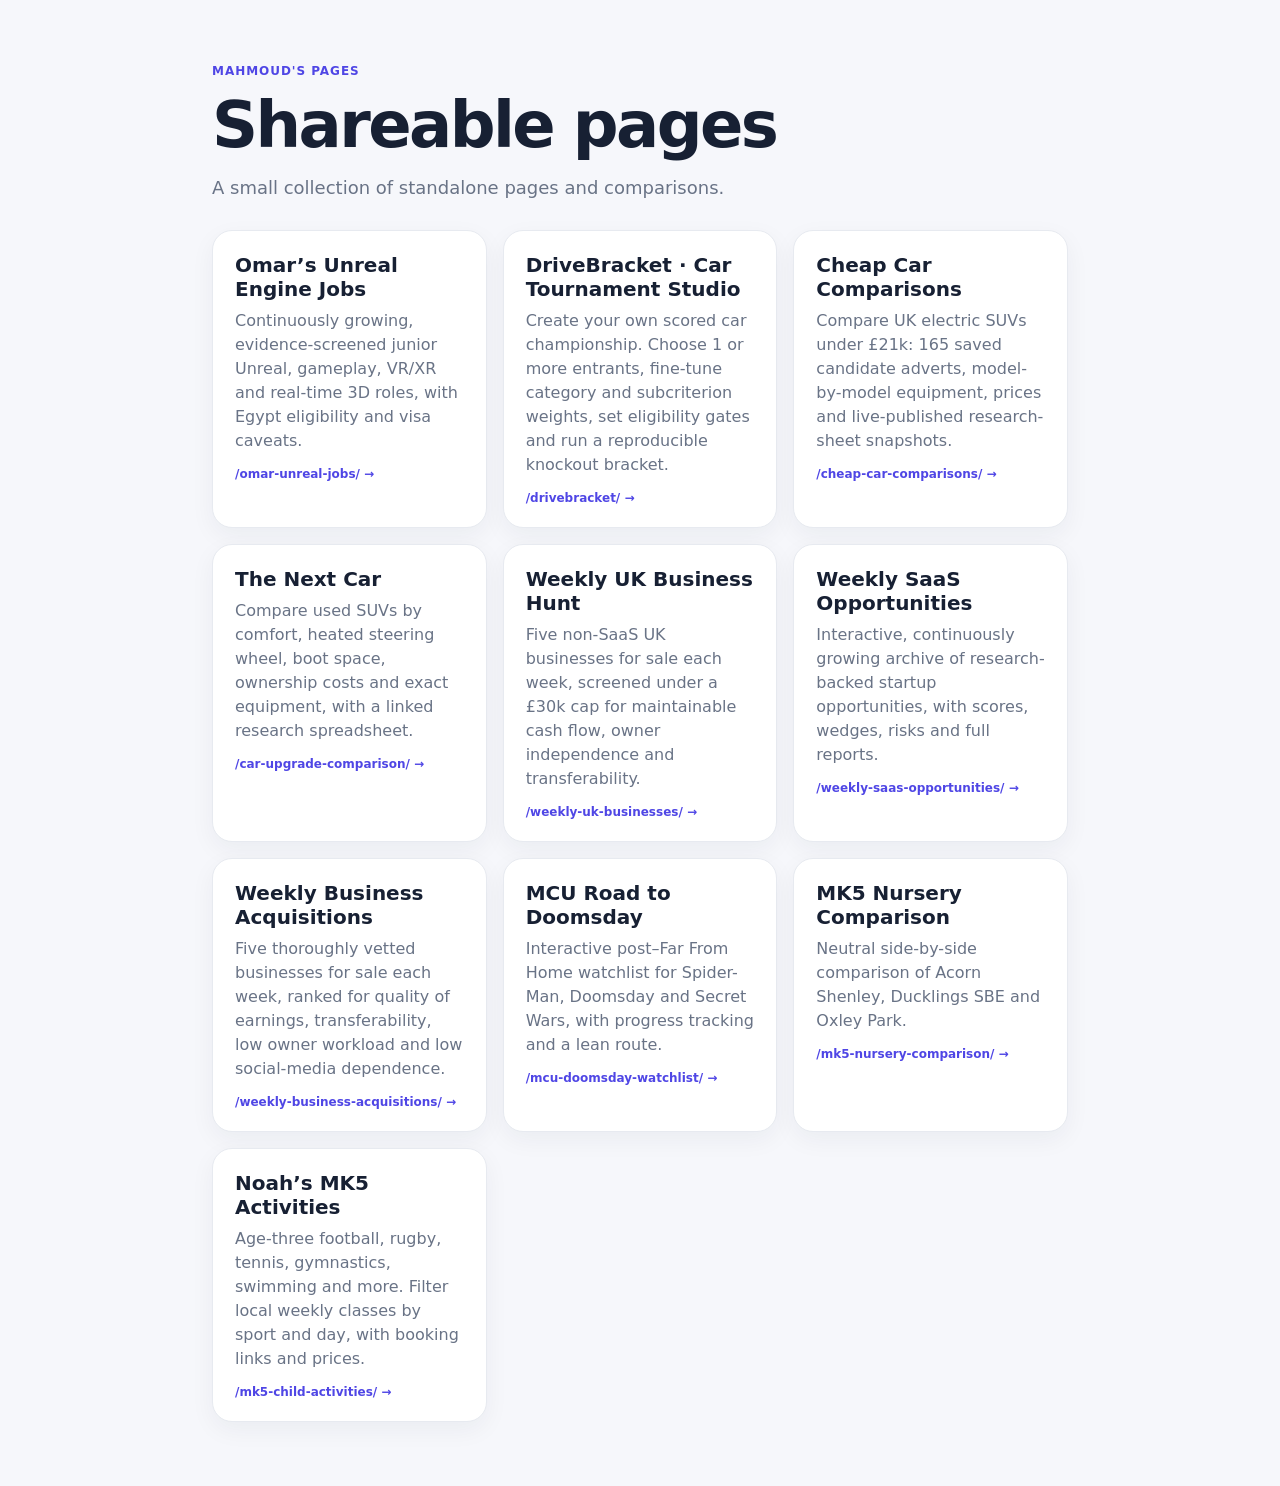
<file: index.html>
<!DOCTYPE html>
<html lang="en">
<head>
  <meta charset="utf-8" />
  <meta name="viewport" content="width=device-width, initial-scale=1" />
  <title>Pages</title>
  <style>
    :root{--bg:#f6f7fb;--card:#fff;--text:#172033;--muted:#697386;--line:#e7eaf0;--accent:#4f46e5}
    *{box-sizing:border-box}body{margin:0;font-family:Inter,ui-sans-serif,system-ui,-apple-system,BlinkMacSystemFont,"Segoe UI",sans-serif;background:var(--bg);color:var(--text)}
    .wrap{max-width:900px;margin:0 auto;padding:64px 22px}.hero{margin-bottom:28px}.eyebrow{font-size:12px;font-weight:800;letter-spacing:.08em;text-transform:uppercase;color:var(--accent)}h1{font-size:clamp(36px,6vw,64px);letter-spacing:-.04em;margin:10px 0 12px}.sub{color:var(--muted);font-size:18px;line-height:1.55}.grid{display:grid;grid-template-columns:repeat(auto-fit,minmax(260px,1fr));gap:16px}.card{display:block;background:var(--card);border:1px solid var(--line);border-radius:20px;padding:22px;text-decoration:none;color:inherit;box-shadow:0 8px 24px rgba(23,32,51,.05);transition:.15s ease}.card:hover{transform:translateY(-2px);box-shadow:0 12px 30px rgba(23,32,51,.09)}.card h2{margin:0 0 8px;font-size:20px}.card p{margin:0;color:var(--muted);line-height:1.5}.path{margin-top:14px;font-size:12px;color:var(--accent);font-weight:700}
  </style>
</head>
<body>
  <main class="wrap">
    <section class="hero">
      <div class="eyebrow">Mahmoud's pages</div>
      <h1>Shareable pages</h1>
      <div class="sub">A small collection of standalone pages and comparisons.</div>
    </section>
    <section class="grid">
      <a class="card" href="./omar-unreal-jobs/"><h2>Omar’s Unreal Engine Jobs</h2><p>Continuously growing, evidence-screened junior Unreal, gameplay, VR/XR and real-time 3D roles, with Egypt eligibility and visa caveats.</p><div class="path">/omar-unreal-jobs/ →</div></a>
      <a class="card" href="./drivebracket/"><h2>DriveBracket · Car Tournament Studio</h2><p>Create your own scored car championship. Choose 1 or more entrants, fine-tune category and subcriterion weights, set eligibility gates and run a reproducible knockout bracket.</p><div class="path">/drivebracket/ →</div></a>
      <a class="card" href="./cheap-car-comparisons/">
        <h2>Cheap Car Comparisons</h2>
        <p>Compare UK electric SUVs under £21k: 165 saved candidate adverts, model-by-model equipment, prices and live-published research-sheet snapshots.</p>
        <div class="path">/cheap-car-comparisons/ →</div>
      </a>
      <a class="card" href="./car-upgrade-comparison/">
        <h2>The Next Car</h2>
        <p>Compare used SUVs by comfort, heated steering wheel, boot space, ownership costs and exact equipment, with a linked research spreadsheet.</p>
        <div class="path">/car-upgrade-comparison/ →</div>
      </a>
      <a class="card" href="./weekly-uk-businesses/">
        <h2>Weekly UK Business Hunt</h2>
        <p>Five non-SaaS UK businesses for sale each week, screened under a £30k cap for maintainable cash flow, owner independence and transferability.</p>
        <div class="path">/weekly-uk-businesses/ →</div>
      </a>
      <a class="card" href="./weekly-saas-opportunities/">
        <h2>Weekly SaaS Opportunities</h2>
        <p>Interactive, continuously growing archive of research-backed startup opportunities, with scores, wedges, risks and full reports.</p>
        <div class="path">/weekly-saas-opportunities/ →</div>
      </a>
      <a class="card" href="./weekly-business-acquisitions/">
        <h2>Weekly Business Acquisitions</h2>
        <p>Five thoroughly vetted businesses for sale each week, ranked for quality of earnings, transferability, low owner workload and low social-media dependence.</p>
        <div class="path">/weekly-business-acquisitions/ →</div>
      </a>
      <a class="card" href="./mcu-doomsday-watchlist/">
        <h2>MCU Road to Doomsday</h2>
        <p>Interactive post–Far From Home watchlist for Spider-Man, Doomsday and Secret Wars, with progress tracking and a lean route.</p>
        <div class="path">/mcu-doomsday-watchlist/ →</div>
      </a>
      <a class="card" href="./mk5-nursery-comparison/">
        <h2>MK5 Nursery Comparison</h2>
        <p>Neutral side-by-side comparison of Acorn Shenley, Ducklings SBE and Oxley Park.</p>
        <div class="path">/mk5-nursery-comparison/ →</div>
      </a>
      <a class="card" href="./mk5-child-activities/">
        <h2>Noah’s MK5 Activities</h2>
        <p>Age-three football, rugby, tennis, gymnastics, swimming and more. Filter local weekly classes by sport and day, with booking links and prices.</p>
        <div class="path">/mk5-child-activities/ →</div>
      </a>
    </section>
  </main>
</body>
</html>
</file>
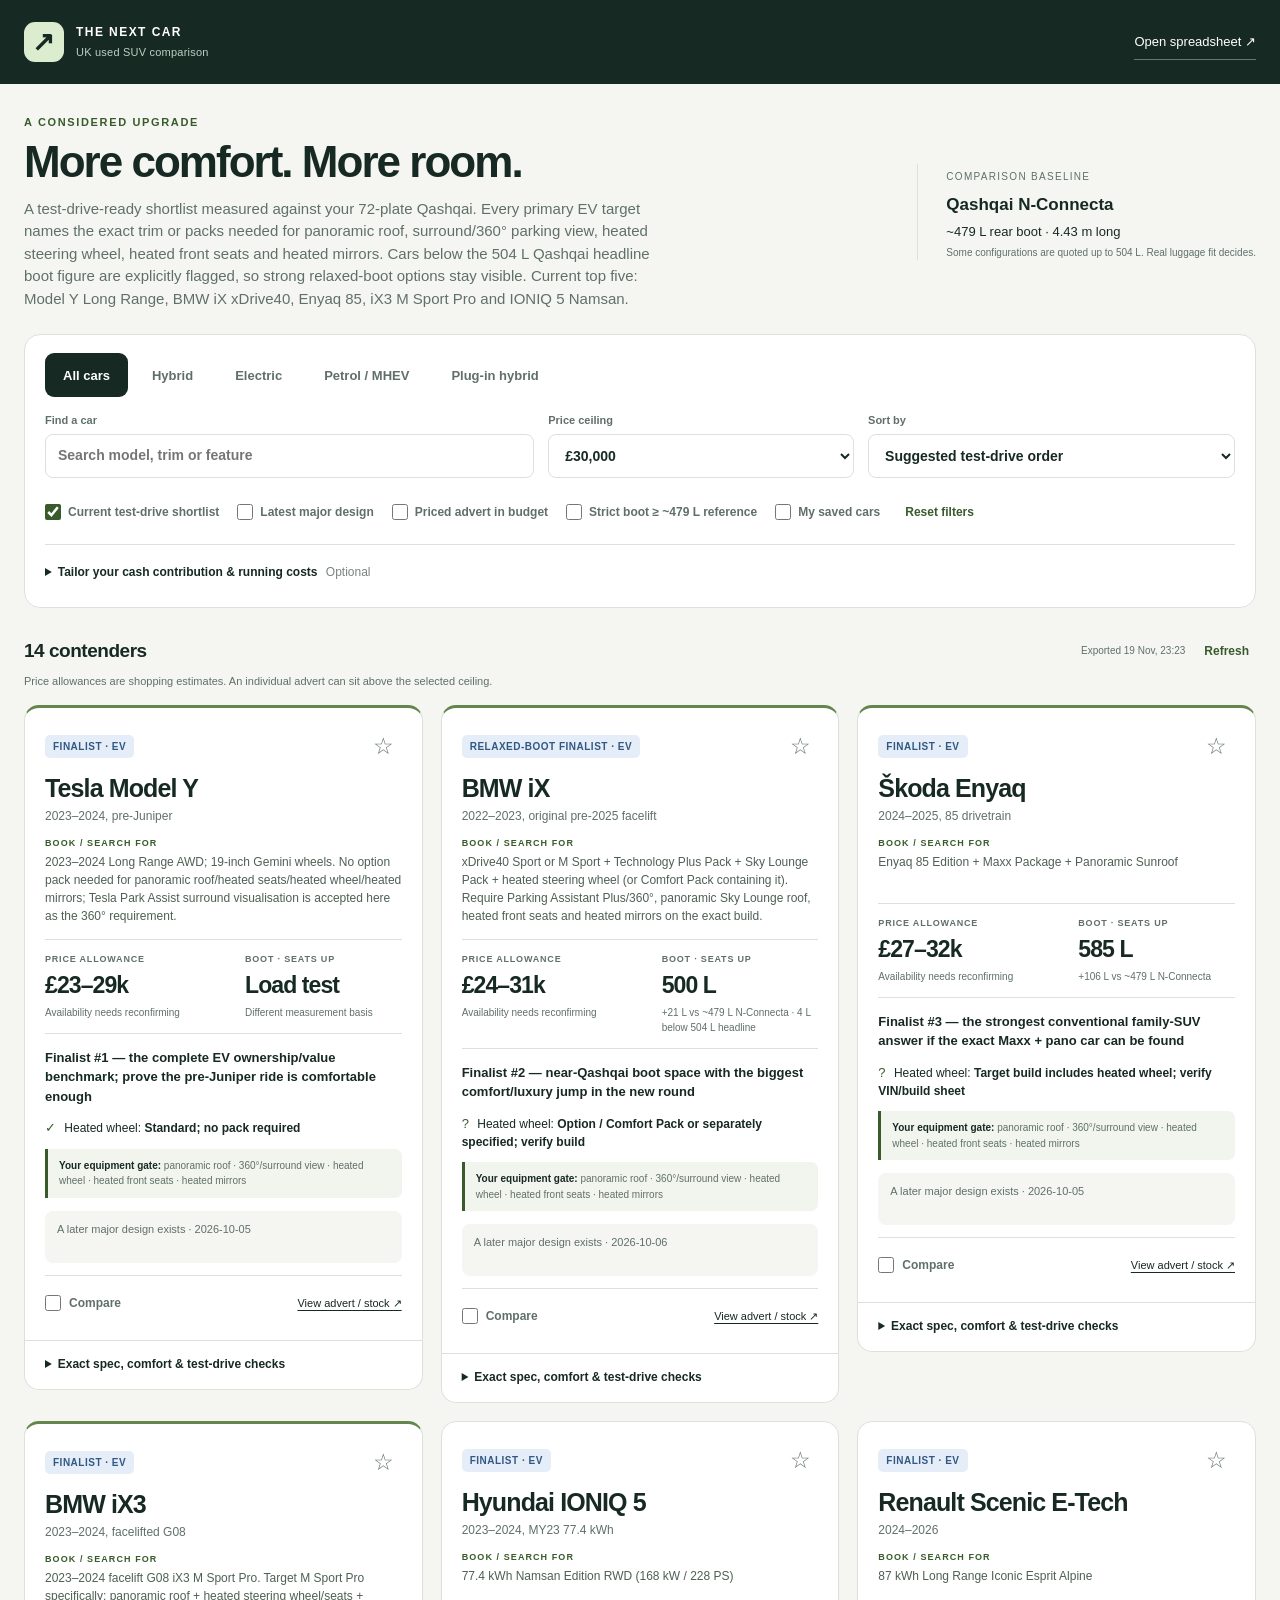
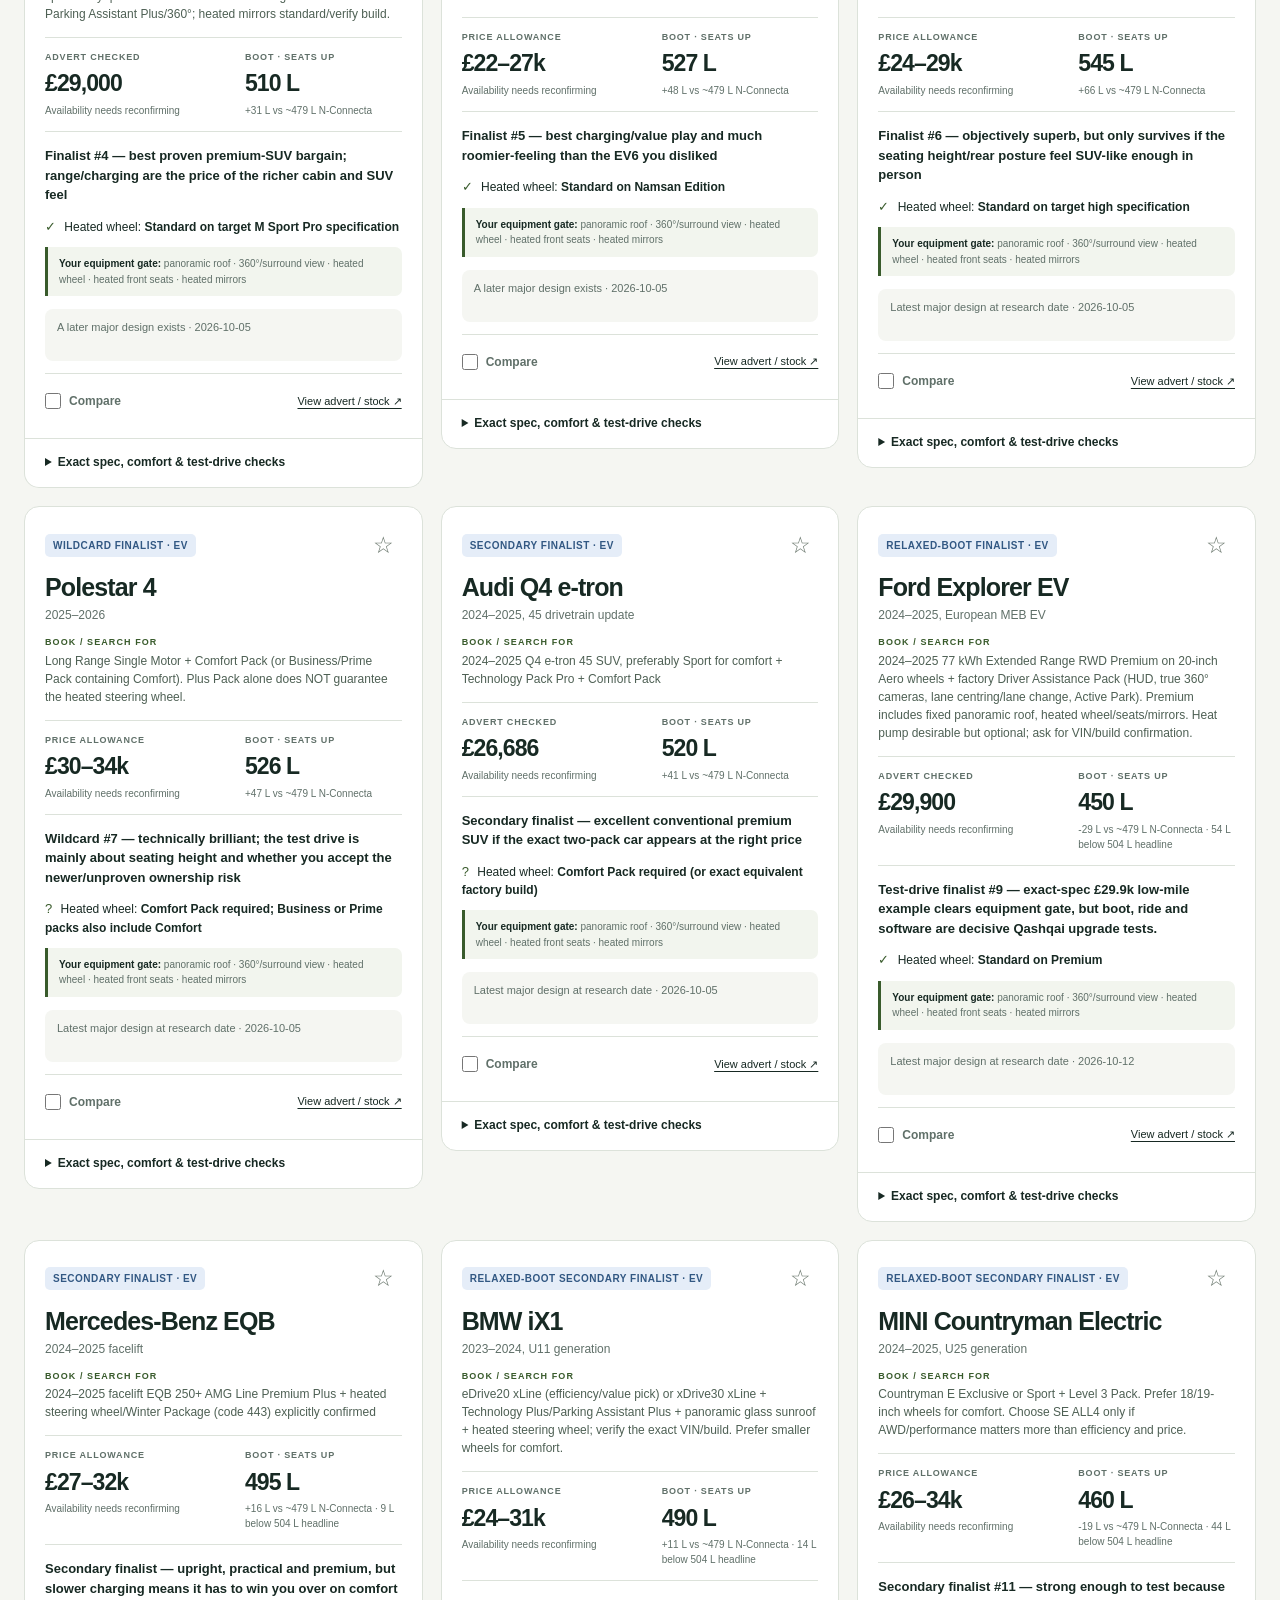
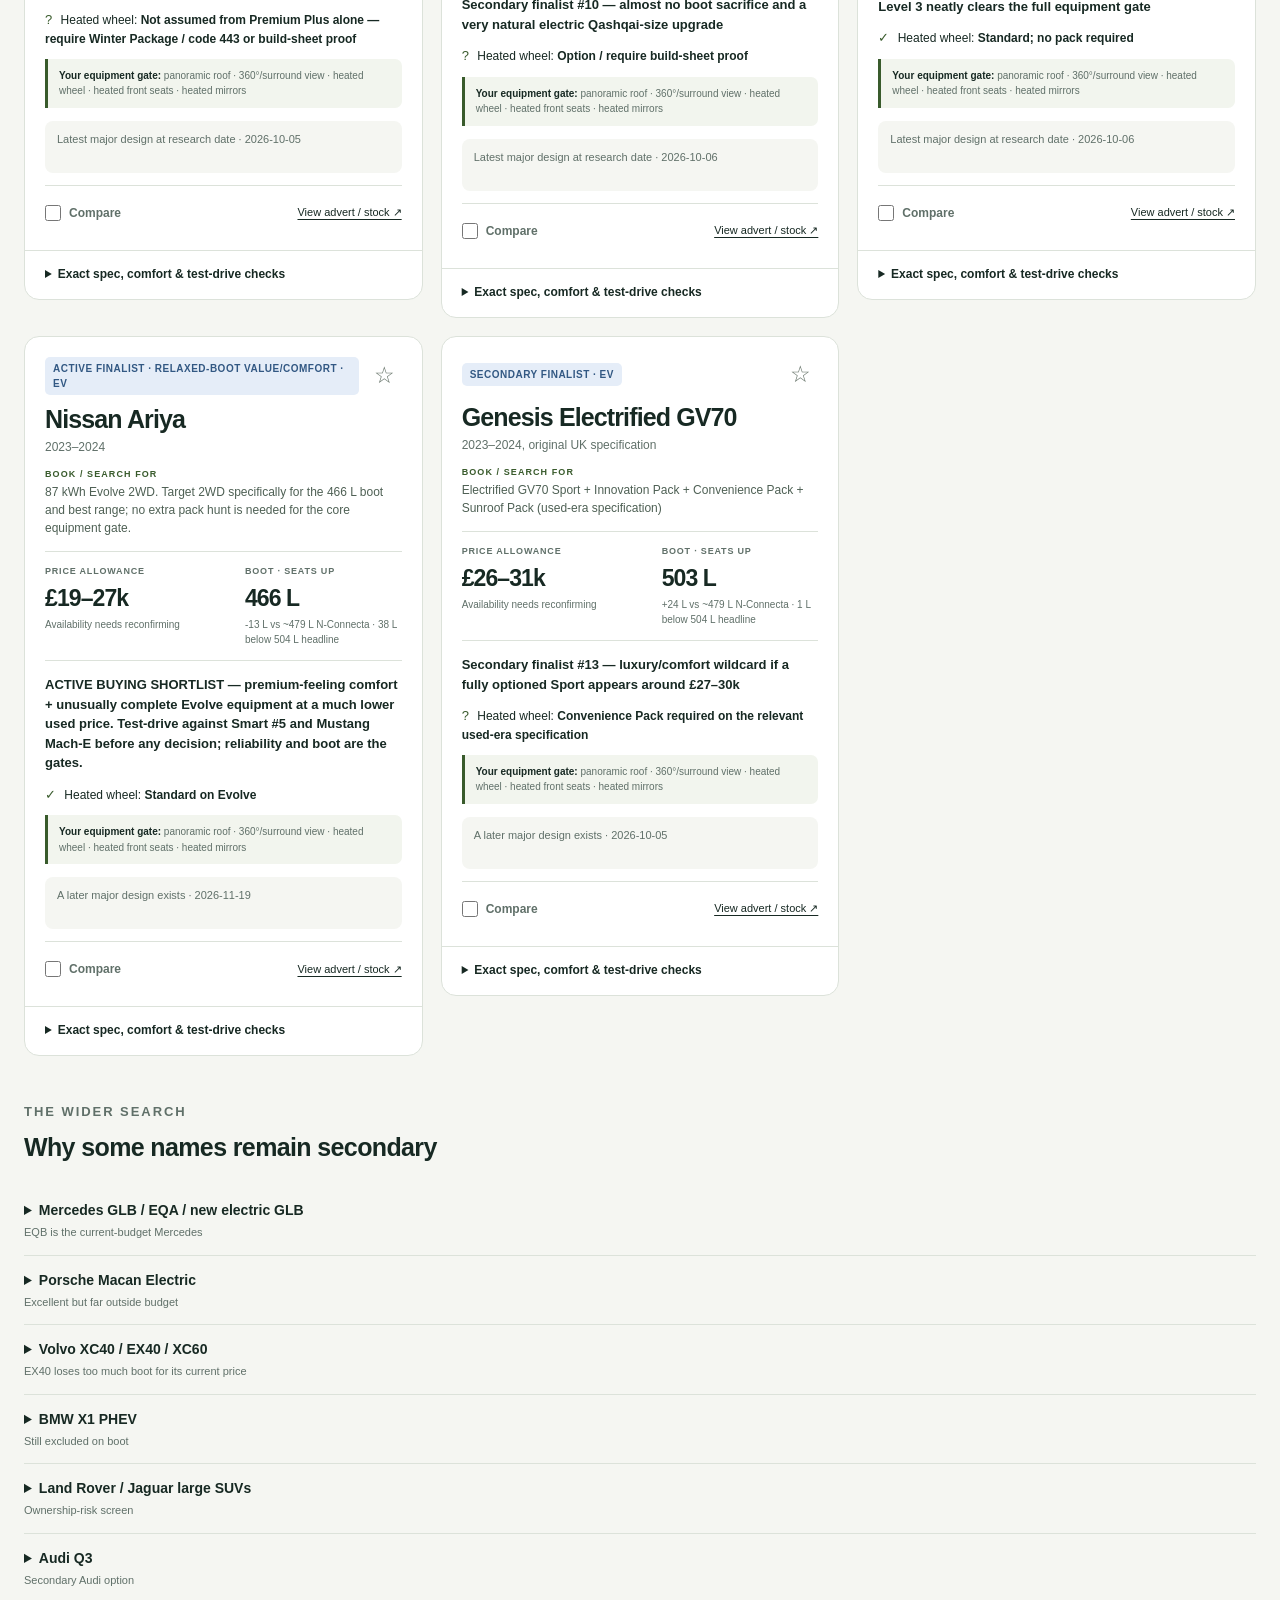
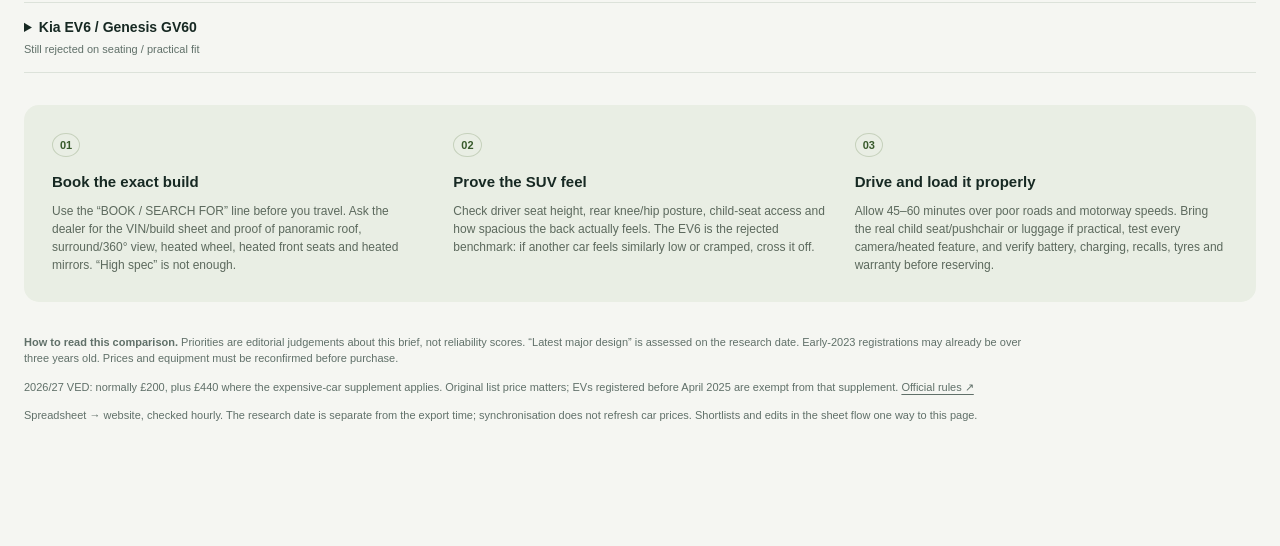
<file: car-upgrade-comparison/index.html>
<!doctype html>
<html lang="en-GB"><head><meta charset="utf-8"><meta name="viewport" content="width=device-width, initial-scale=1"><meta name="theme-color" content="#172923"><title>The next car · SUV comparison</title><meta name="description" content="A research-backed UK SUV comparison: comfort, boot space, exact trims, used prices and ownership trade-offs."><link rel="stylesheet" href="style.css"></head>
<body><a class="skip" href="#results">Skip to cars</a>
<header><div class="brand"><span class="brand-mark" aria-hidden="true">↗</span><span>THE NEXT CAR<small>UK used SUV comparison</small></span></div><a id="sheet-link" class="sheet-link" href="https://docs.google.com/spreadsheets/d/1uHF8Yg4Ihms-_li-x0gGwLMUaspLfz4hcexK8SAH7p8/edit?usp=drivesdk" target="_blank" rel="noopener">Open spreadsheet ↗</a></header>
<main><section class="intro"><div><p class="eyebrow">A considered upgrade</p><h1>More comfort.<br class="mobile"> More room.</h1><p class="lede">A test-drive-ready shortlist measured against your 72-plate Qashqai. Every primary EV target names the exact trim or packs needed for panoramic roof, surround/360° parking view, heated steering wheel, heated front seats and heated mirrors. Cars below the 504 L Qashqai headline boot figure are explicitly flagged, so strong relaxed-boot options stay visible. Current top five: Model Y Long Range, BMW iX xDrive40, Enyaq 85, iX3 M Sport Pro and IONIQ 5 Namsan.</p></div><div class="baseline"><span>COMPARISON BASELINE</span><strong>Qashqai N-Connecta</strong><p>~479 L rear boot · 4.43 m long<small>Some configurations are quoted up to 504 L. Real luggage fit decides.</small></p></div></section>
<section class="workspace" aria-label="Comparison controls"><div class="tabs" role="group" aria-label="Powertrain"><button class="active" data-fuel="All" aria-pressed="true">All cars</button><button data-fuel="Hybrid" aria-pressed="false">Hybrid</button><button data-fuel="EV" aria-pressed="false">Electric</button><button data-fuel="Petrol / mild hybrid" aria-pressed="false">Petrol / MHEV</button><button data-fuel="Plug-in hybrid" aria-pressed="false">Plug-in hybrid</button></div>
<div class="controls"><label class="search">Find a car<input id="search" type="search" placeholder="Search model, trim or feature"></label><label>Price ceiling<select id="budget"><option value="23000">£23,000</option><option value="25000">£25,000</option><option value="28000">£28,000</option><option value="30000" selected>£30,000</option><option value="32000">£32,000</option><option value="35000">£35,000</option><option value="999999">Any price</option></select></label><label>Sort by<select id="sort"><option value="rank">Suggested test-drive order</option><option value="low">Lowest price allowance</option><option value="boot">Largest comparable boot</option></select></label></div>
<div class="checks"><label><input id="shortlist" type="checkbox" checked> Current test-drive shortlist</label><label><input id="latest" type="checkbox"> Latest major design</label><label><input id="verified" type="checkbox"> Priced advert in budget</label><label><input id="boot" type="checkbox"> Strict boot ≥ ~479 L reference</label><label><input id="saved" type="checkbox"> My saved cars</label><button id="reset" class="text-button">Reset filters</button></div>
<details class="cost-settings"><summary>Tailor your cash contribution & running costs <span>Optional</span></summary><div class="settings-grid"><label>Net car sale proceeds (£)<input id="proceeds" type="number" min="0" max="1000000" step="500" placeholder="Enter your actual offer"></label><label>Annual miles<input id="mileage" type="number" value="10000" min="0" max="200000" step="1000"></label><label>Petrol (£/litre)<input id="petrol" type="number" value="1.45" min="0" max="10" step="0.01"></label><label>Home charging (£/kWh)<input id="home" type="number" value="0.25" min="0" max="5" step="0.01"></label><label>Public charging (£/kWh)<input id="public" type="number" value="0.75" min="0" max="5" step="0.01"></label></div><p>Illustrative tariffs, with 10% EV charging overhead. Energy only: excludes tax, insurance, servicing, depreciation and charger installation. PHEV costs need your electric-mile share. These inputs and saved cars stay in this browser.</p></details></section>
<div class="result-bar"><h2 id="result-count">Loading comparison…</h2><div><span id="sync-status" role="status">Reading latest data</span><button id="refresh" class="text-button">Refresh</button></div></div><p id="filter-note" class="filter-note">Price allowances are shopping estimates. An individual advert can sit above the selected ceiling.</p><p id="error" role="alert" hidden></p>
<section id="results" class="cards" aria-label="Car results"></section>
<section class="other"><p class="eyebrow">The wider search</p><h2>Why some names remain secondary</h2><div id="screened"></div></section>
<section class="guide"><div><span class="guide-number">01</span><h3>Book the exact build</h3><p>Use the “BOOK / SEARCH FOR” line before you travel. Ask the dealer for the VIN/build sheet and proof of panoramic roof, surround/360° view, heated wheel, heated front seats and heated mirrors. “High spec” is not enough.</p></div><div><span class="guide-number">02</span><h3>Prove the SUV feel</h3><p>Check driver seat height, rear knee/hip posture, child-seat access and how spacious the back actually feels. The EV6 is the rejected benchmark: if another car feels similarly low or cramped, cross it off.</p></div><div><span class="guide-number">03</span><h3>Drive and load it properly</h3><p>Allow 45–60 minutes over poor roads and motorway speeds. Bring the real child seat/pushchair or luggage if practical, test every camera/heated feature, and verify battery, charging, recalls, tyres and warranty before reserving.</p></div></section>
<footer><p><strong>How to read this comparison.</strong> Priorities are editorial judgements about this brief, not reliability scores. “Latest major design” is assessed on the research date. Early-2023 registrations may already be over three years old. Prices and equipment must be reconfirmed before purchase.</p><p>2026/27 VED: normally £200, plus £440 where the expensive-car supplement applies. Original list price matters; EVs registered before April 2025 are exempt from that supplement. <a href="https://www.gov.uk/vehicle-tax-rate-tables" target="_blank" rel="noopener">Official rules ↗</a></p><p>Spreadsheet → website, checked hourly. The research date is separate from the export time; synchronisation does not refresh car prices. Shortlists and edits in the sheet flow one way to this page.</p></footer></main>
<div id="compare-bar" class="compare-bar" hidden><strong id="compare-count">0 selected</strong><button id="compare-open">Compare side by side</button><button id="compare-clear" class="quiet">Clear</button></div>
<dialog id="comparison"><div class="dialog-head"><div><p class="eyebrow">Your contenders</p><h2>Side by side</h2></div><button id="compare-close" class="close" aria-label="Close comparison">×</button></div><p>Swipe the table sideways on a phone. Select up to three cars.</p><div id="compare-table" class="table-scroll"></div></dialog>
<script src="app.js" defer></script></body></html>
</file>
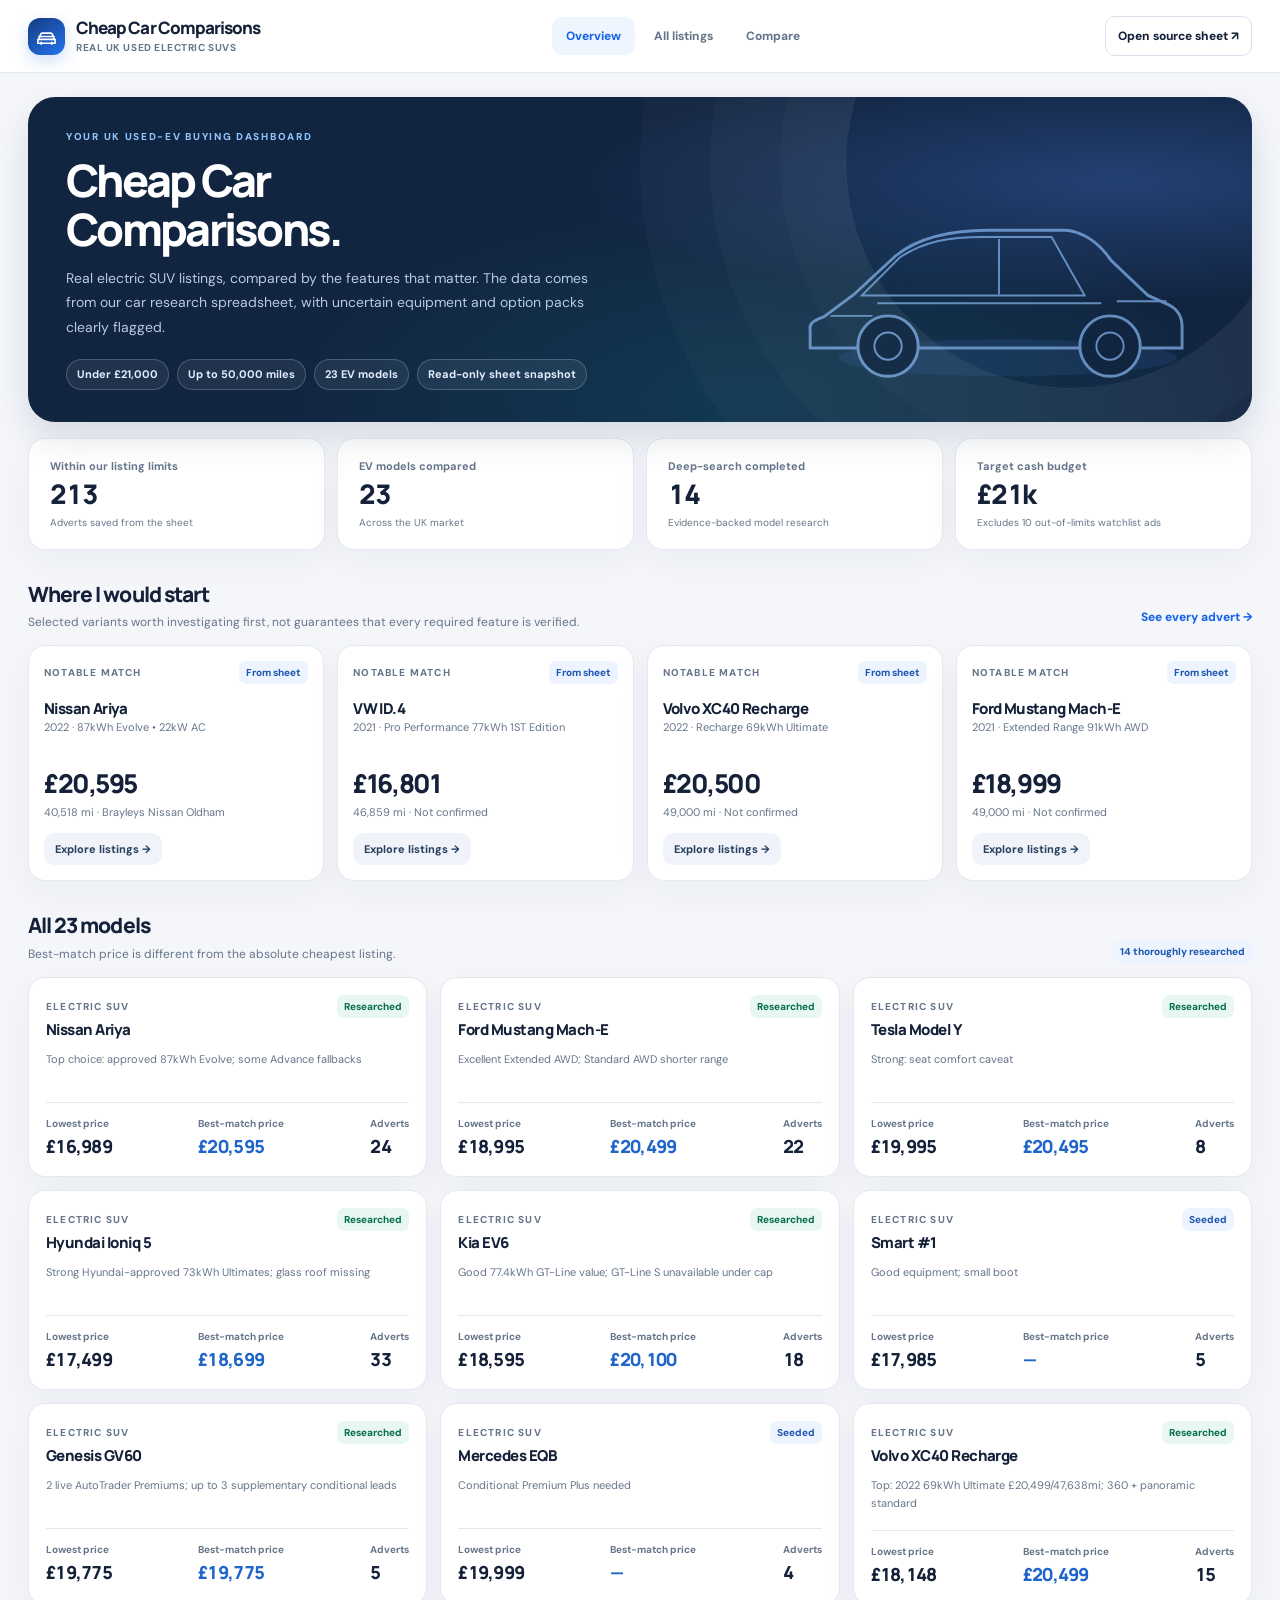
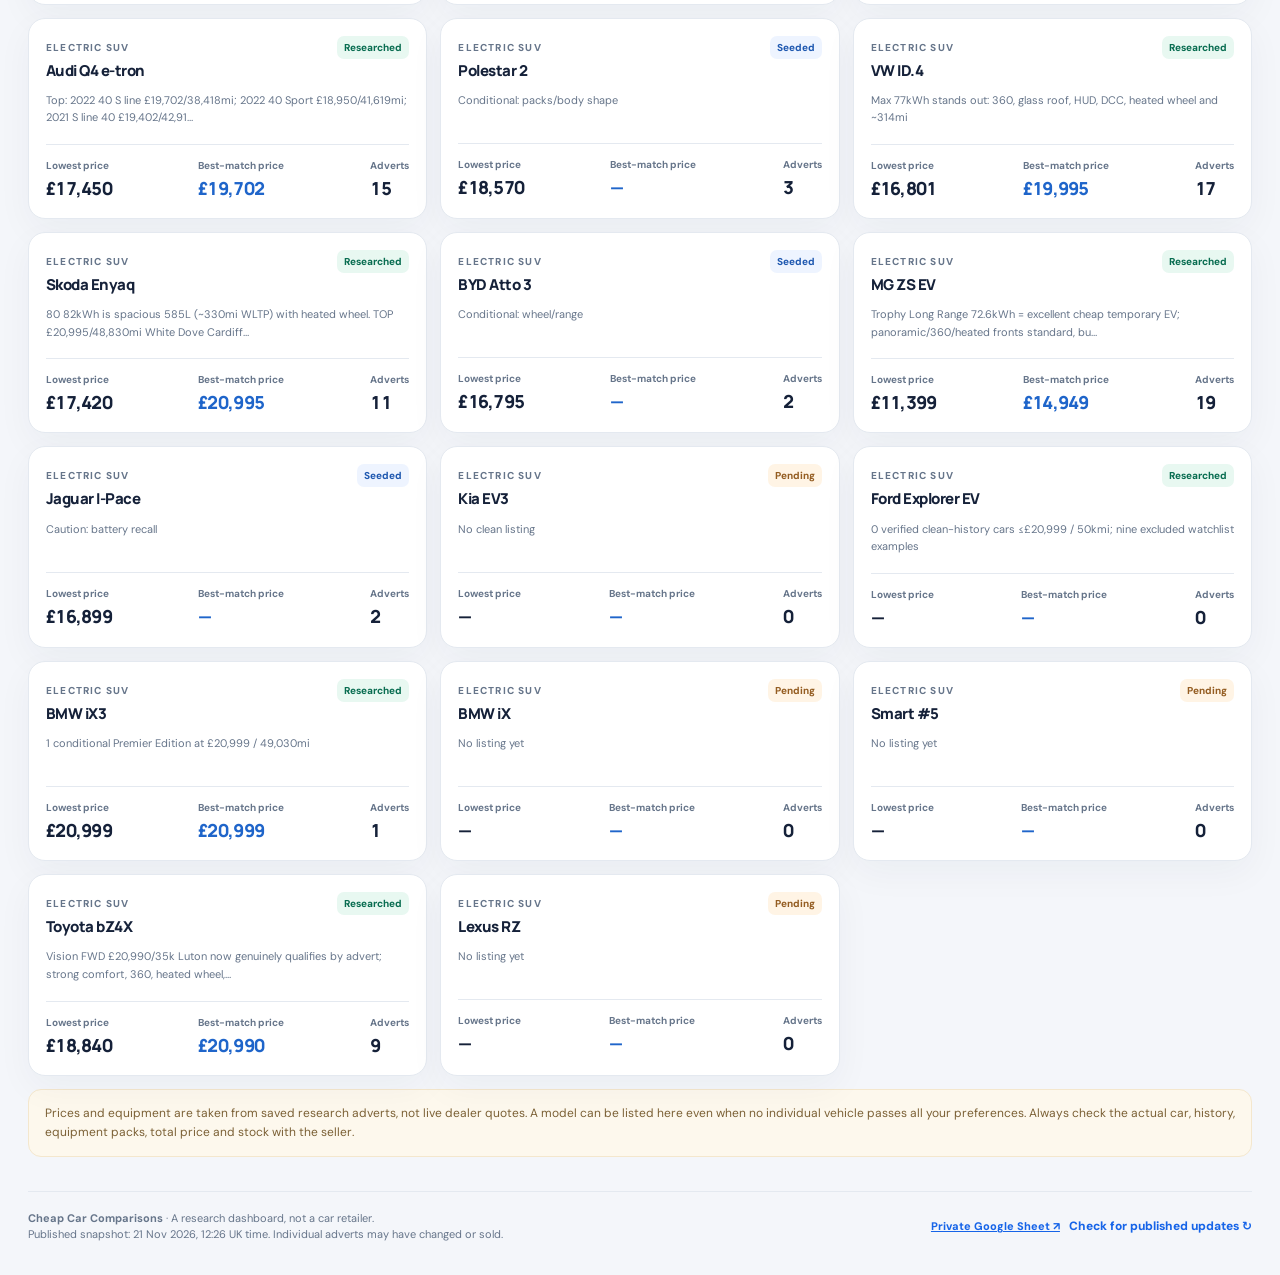
<file: cheap-car-comparisons/index.html>
<!doctype html>
<html lang="en">
<head>
<meta charset="utf-8">
<meta name="viewport" content="width=device-width,initial-scale=1,viewport-fit=cover">
<meta name="theme-color" content="#f5f7fb">
<meta name="description" content="Cheap Car Comparisons. Compare real UK used electric SUV listings under £21,000, based on an up-to-date research spreadsheet.">
<title>Cheap Car Comparisons · UK Electric SUVs Under £21k</title>
<style>
@import url('https://fonts.googleapis.com/css2?family=DM+Sans:wght@400;500;600;700;800&family=Manrope:wght@400;500;600;700;800&display=swap');
:root{--bg:#f4f6fa;--paper:#ffffff;--ink:#152139;--sub:#66758a;--line:#e4e9f0;--line2:#d7e1ec;--accent:#1664e8;--a2:#eff5ff;--mint:#0f926e;--mintbg:#e8f8f1;--gold:#a56a21;--goldbg:#fff4e5;--danger:#be4c55;--dangerbg:#fff0f1;--shadow:0 12px 36px rgba(18,37,67,.045)}
*{box-sizing:border-box}
html{scroll-behavior:smooth}
body{margin:0;background:var(--bg);color:var(--ink);font:14px/1.5 "DM Sans",system-ui,-apple-system,"Segoe UI",sans-serif}
button,input,select{font:inherit}button{cursor:pointer}a{color:inherit}
button:focus-visible,a:focus-visible,input:focus-visible,select:focus-visible{outline:3px solid #87affd;outline-offset:3px}
.shell{max-width:1430px;margin:auto;padding:0 28px}
.topbar{background:rgba(255,255,255,.95);border-bottom:1px solid var(--line);position:sticky;z-index:30;top:0;backdrop-filter:blur(15px)}
.top-inner{min-height:72px;display:flex;align-items:center;justify-content:space-between;gap:18px}
.identity{border:0;background:none;display:flex;align-items:center;gap:11px;text-align:left;color:var(--ink);padding:0}
.logo{height:37px;width:37px;border-radius:12px;background:linear-gradient(145deg,#153b80,#2474ef);color:#fff;display:grid;place-items:center;box-shadow:0 6px 16px rgba(30,95,210,.2)}
.logo svg{width:23px;height:23px}
.brand{font-family:Manrope,system-ui;font-weight:800;font-size:17px;letter-spacing:-.055em;line-height:1.15}
.brand small{display:block;color:var(--sub);font-family:"DM Sans",system-ui;font-size:10px;letter-spacing:.055em;text-transform:uppercase;font-weight:700;margin-top:4px}
.navigation{display:flex;align-items:center;gap:5px}
.navbutton{border:0;background:transparent;color:#66758a;padding:10px 14px;border-radius:10px;font-weight:800;font-size:12px;white-space:nowrap}
.navbutton.active{color:var(--accent);background:var(--a2)}
.navbutton:hover{background:#f2f5fb;color:#28466f}
.sheetlink{border:1px solid var(--line2);border-radius:10px;padding:10px 12px;text-decoration:none;font-weight:800;font-size:12px;white-space:nowrap;background:#fff}
.sheetlink:hover{border-color:var(--accent)}
.hero{margin-top:24px;border-radius:27px;min-height:258px;position:relative;background:#112440;overflow:hidden;color:white;display:flex;align-items:center;box-shadow:0 16px 35px rgba(16,37,67,.13)}
.hero:before{content:"";position:absolute;inset:0;background:radial-gradient(ellipse at 89% 26%,rgba(83,138,245,.28),transparent 36%),radial-gradient(ellipse at 59% 93%,rgba(23,157,168,.18),transparent 48%)}
.hero:after{content:"";position:absolute;right:-45px;top:-160px;width:450px;height:450px;border:1px solid rgba(255,255,255,.09);border-radius:50%;box-shadow:0 0 0 65px rgba(255,255,255,.02),0 0 0 135px rgba(255,255,255,.023),0 0 0 205px rgba(255,255,255,.018)}
.hero-copy{padding:32px 38px;position:relative;z-index:1;max-width:740px}
.eyebrow{font-size:10px;font-weight:800;letter-spacing:.17em;color:#90c5ff;text-transform:uppercase}
h1{font:800 clamp(31px,3.5vw,55px)/1.1 Manrope,system-ui;letter-spacing:-.06em;margin:11px 0 12px}
.hero p{color:#b9c9df;margin:0;max-width:550px;font-size:14px;line-height:1.75}
.hero-chips{display:flex;flex-wrap:wrap;gap:8px;margin-top:20px}
.hero-chips span{font-size:11px;font-weight:700;color:#e3edff;border:1px solid rgba(210,229,255,.23);background:rgba(255,255,255,.065);padding:6px 10px;border-radius:999px}
.hero-art{position:absolute;right:45px;bottom:6px;width:35%;height:85%;opacity:.65;z-index:1}
.hero-art svg{width:100%;height:100%}
.stats{display:grid;grid-template-columns:repeat(4,minmax(0,1fr));gap:12px;margin-top:16px}
.stat{padding:19px 21px;border-radius:17px;border:1px solid var(--line);background:var(--paper);box-shadow:var(--shadow)}
.stat small{font-size:11px;color:var(--sub);font-weight:700;display:block}
.stat strong{font-family:Manrope;font-weight:800;font-size:27px;letter-spacing:-.045em;display:block;margin-top:5px;font-variant-numeric:tabular-nums;line-height:1.1}
.stat span{font-size:10px;color:var(--sub);display:block;margin-top:6px}
.section{margin-top:32px}
.sectionhead{display:flex;justify-content:space-between;align-items:end;gap:16px;margin-bottom:14px}
.sectionhead h2{font:800 21px/1.2 Manrope,system-ui;letter-spacing:-.045em;margin:0}
.sectionhead p{margin:6px 0 0;color:var(--sub);font-size:12px}
.tiny{font-size:11px;color:var(--sub)}
.actionlink{border:0;background:none;color:var(--accent);font-weight:800;font-size:12px;padding:5px 0}
.cardgrid{display:grid;grid-template-columns:repeat(3,minmax(0,1fr));gap:13px}
.modelcard,.adcard,.pickcard{background:#fff;border:1px solid var(--line);border-radius:17px;box-shadow:var(--shadow)}
.modelcard{padding:17px;cursor:pointer;transition:transform .12s,border-color .12s}
.modelcard:hover{border-color:#a9c4ed;transform:translateY(-2px)}
.model-top,.adtop{display:flex;justify-content:space-between;gap:12px;align-items:flex-start}
.modelcard h3,.adcard h3{font:800 15px/1.35 Manrope;letter-spacing:-.034em;margin:4px 0}
.modelcard p{font-size:11px;color:var(--sub);line-height:1.6;min-height:34px;margin:7px 0 0}
.kicker{font-size:10px;letter-spacing:.12em;font-weight:800;color:var(--sub);text-transform:uppercase}
.badge{display:inline-flex;align-items:center;gap:5px;border-radius:7px;background:#f1f4f8;color:#5d6c80;padding:4px 7px;font-size:10px;font-weight:800;white-space:nowrap}
.badge.blue{color:#1e58b0;background:#eef4ff}.badge.green{color:#096d51;background:var(--mintbg)}.badge.amber{color:#945d22;background:var(--goldbg)}.badge.red{color:#ad4650;background:var(--dangerbg)}
.model-bottom{display:flex;justify-content:space-between;gap:8px;border-top:1px solid var(--line);margin-top:17px;padding-top:13px}
.pricecell small{display:block;color:var(--sub);font-size:10px;font-weight:700;margin-bottom:3px}
.pricecell b{font:800 18px Manrope;letter-spacing:-.04em;font-variant-numeric:tabular-nums}
.pricecell b.blue{color:#1f65ca}
.picks{display:grid;grid-template-columns:repeat(4,minmax(0,1fr));gap:13px}
.pickcard{padding:15px;display:flex;flex-direction:column;min-height:205px}
.pickcard .rank{display:flex;justify-content:space-between;align-items:center;gap:8px}
.pickcard h3{font:800 15px/1.3 Manrope;letter-spacing:-.04em;margin:15px 0 1px}
.pickcard .trimline{color:var(--sub);font-size:11px;min-height:36px}
.pickcard .pickprice{font:800 26px Manrope;letter-spacing:-.055em;margin:10px 0 3px}
.pickcard .pickmi{color:var(--sub);font-size:11px}
.pickcard .push{margin-top:auto;padding-top:12px}
.btn{border:0;border-radius:10px;background:var(--accent);padding:10px 15px;color:white;font-weight:800;font-size:12px}
.btn:hover{background:#1251b8}
.btn.secondary{background:#f0f4fa;color:#29415f}.btn.secondary:hover{background:#e8eef6}
.btn.outline{background:#fff;color:var(--accent);border:1px solid #c7d7f7}.btn.outline:hover{background:#f3f7ff}
.btn.sm{padding:8px 11px;font-size:11px}
.btn.ghost{background:#fff;color:var(--ink);border:1px solid var(--line)}
.toolbar{background:#fff;border:1px solid var(--line);border-radius:15px;padding:12px;display:flex;align-items:center;gap:10px;flex-wrap:wrap;box-shadow:var(--shadow)}
.field{display:flex;align-items:center;gap:7px;border:1px solid var(--line);border-radius:10px;background:#fff;padding:0 11px;height:39px}
.field label,.field .fieldlabel{color:var(--sub);font-size:11px;font-weight:700;white-space:nowrap}
.field input,.field select{border:0;outline:0;background:transparent;min-width:0;color:var(--ink);font-size:12px}
.field.search{flex:1 1 230px}.field.search input{width:100%}
.field select{max-width:175px;cursor:pointer}
.checkbox{display:flex;align-items:center;gap:7px;font-size:11px;font-weight:700;color:#52657c;user-select:none;cursor:pointer}
.checkbox input{accent-color:var(--accent)}
.splithead{display:flex;justify-content:space-between;align-items:center;margin:13px 2px 12px;gap:10px;color:var(--sub);font-size:11px}
.listgrid{display:grid;grid-template-columns:repeat(2,minmax(0,1fr));gap:12px}
.adcard{padding:17px}
.adcard h3{font-size:15px;margin:7px 0 5px}
.adtitle{color:var(--sub);font-size:11px;margin-top:3px}
.adprice{font:800 24px Manrope;letter-spacing:-.045em;white-space:nowrap}
.adfacts{display:flex;gap:7px;flex-wrap:wrap;margin-top:14px}
.adfacts span{font-size:11px;background:#f3f6fa;color:#486079;border-radius:8px;padding:5px 8px;font-weight:700}
.adfeatures{display:grid;grid-template-columns:repeat(2,minmax(0,1fr));gap:9px 12px;margin-top:15px;border-top:1px solid var(--line);padding-top:14px}
.adfeatures div small{display:block;font-size:10px;color:#8590a0;font-weight:700}
.adfeatures div span{font-size:11px;color:#354960;line-height:1.4;display:-webkit-box;-webkit-line-clamp:2;-webkit-box-orient:vertical;overflow:hidden;margin-top:3px}
.adfoot{display:flex;align-items:center;gap:8px;flex-wrap:wrap;justify-content:space-between;margin-top:15px}
.inlineactions{display:flex;gap:7px;flex-wrap:wrap}
.seller{font-size:10px;color:var(--sub);margin-top:10px}
.empty{border:1px dashed #bec9da;border-radius:17px;background:#fff;padding:38px;text-align:center;color:var(--sub)}
.empty strong{display:block;font:800 17px Manrope;color:var(--ink);margin-bottom:8px}
.tray{position:fixed;bottom:calc(15px + env(safe-area-inset-bottom));left:50%;transform:translateX(-50%);z-index:35;width:min(640px,calc(100% - 30px));box-shadow:0 20px 60px rgba(17,41,75,.22);background:#122a48;color:white;border-radius:15px;padding:12px 14px;display:flex;align-items:center;gap:12px;justify-content:space-between}
.tray small{display:block;color:#b2c8e8}.tray strong{font-size:13px}
.footer{margin:34px 0 32px;padding-top:18px;border-top:1px solid var(--line);font-size:11px;color:var(--sub);display:flex;justify-content:space-between;align-items:center;gap:15px}
.footer a{color:var(--accent);font-weight:800}
.warnbox{border-radius:13px;padding:14px 16px;background:#fdf8ed;border:1px solid #f4e7cd;color:#7b6035;font-size:12px;line-height:1.6;margin-top:13px}
.backlink{border:0;background:none;font-weight:800;color:var(--accent);font-size:12px;padding:0 0 14px}
.page-title{font:800 29px/1.18 Manrope;letter-spacing:-.06em;margin:5px 0}
.page-sub{color:var(--sub);font-size:13px;max-width:820px;margin:7px 0 20px}
.detailhead{padding:20px 21px;background:#fff;border:1px solid var(--line);border-radius:17px;margin:20px 0}
.detailhead .flex{display:flex;justify-content:space-between;align-items:flex-start;gap:15px;flex-wrap:wrap}
.detailhead p{color:var(--sub);margin:8px 0 0;font-size:12px;max-width:900px}
.pillrow{display:flex;flex-wrap:wrap;gap:8px;margin-top:12px}
.pillrow span{font-size:11px;padding:6px 10px;border-radius:20px;color:#486079;background:#f3f6fb}
.cmptable{width:100%;border-collapse:collapse;min-width:720px}
.cmptable th,.cmptable td{border-bottom:1px solid var(--line);padding:12px 14px;text-align:left;vertical-align:top;font-size:11px;line-height:1.5}
.cmptable th{font-size:12px;color:var(--ink);background:#f8fafc;min-width:155px}
.cmptable td:first-child{font-weight:800;background:#f8fafc;color:#5e6f82;min-width:130px;max-width:170px}
.cmpwrap{overflow:auto;border:1px solid var(--line);border-radius:16px;background:#fff;margin-top:16px}
.cmphead{font:800 15px/1.2 Manrope;letter-spacing:-.03em}
.errorbox{padding:25px;background:#fff;border:1px solid #f1b6b9;border-radius:16px;margin-top:28px}
.note{font-size:11px;color:var(--sub);margin:10px 0}
.loader{padding:60px 0;text-align:center;color:var(--sub)}
.hide{display:none!important}
@media(max-width:1050px){.cardgrid{grid-template-columns:repeat(2,minmax(0,1fr))}.picks{grid-template-columns:repeat(2,minmax(0,1fr))}.hero-art{right:-60px;width:42%;opacity:.36}}
@media(max-width:660px){.shell{padding:0 14px}.top-inner{min-height:64px;flex-wrap:wrap;gap:7px;padding-top:9px;padding-bottom:9px}.brand{font-size:15px}.brand small{font-size:9px}.logo{height:34px;width:34px}.sheetlink{display:none}.navigation{gap:1px}.navbutton{font-size:10px;padding:9px 8px}.hero{margin-top:14px;min-height:255px;border-radius:18px}.hero-copy{padding:25px 20px}.hero-art{right:-45px;bottom:-65px;opacity:.15;width:80%}.hero p{font-size:12px}.stats{grid-template-columns:repeat(2,minmax(0,1fr));gap:8px;margin-top:10px}.stat{padding:15px}.stat strong{font-size:24px}.cardgrid,.listgrid,.picks{grid-template-columns:1fr}.modelcard{padding:17px}.pickcard{min-height:180px}.section{margin-top:25px}.sectionhead h2{font-size:19px}.sectionhead{align-items:start}.field{flex:1 1 128px}.field.search{flex:1 1 100%}.field select{max-width:125px}.toolbar{gap:8px}.adfeatures{grid-template-columns:repeat(2,minmax(0,1fr))}.adprice{font-size:21px}.footer{flex-direction:column;align-items:flex-start}.detailhead{padding:17px}.page-title{font-size:25px}}
@media(prefers-reduced-motion:reduce){html{scroll-behavior:auto}*{transition:none!important}}
</style>
</head>
<body>
<header class="topbar"><div class="shell top-inner">
  <button class="identity" type="button" data-nav="overview" aria-label="Go to overview">
    <span class="logo"><svg viewBox="0 0 24 24" fill="none" stroke="currentColor" stroke-width="1.7" stroke-linecap="round" stroke-linejoin="round" aria-hidden="true"><path d="m4 15 1.8-5.2A2 2 0 0 1 7.7 8.5h8.6a2 2 0 0 1 1.9 1.3L20 15"/><path d="M3 15h18v4H3z"/><path d="M6.5 18v2M17.5 18v2M4 12h16"/></svg></span>
    <span class="brand">Cheap Car Comparisons<small>Real UK used electric SUVs</small></span>
  </button>
  <nav class="navigation" aria-label="Main navigation">
    <button type="button" class="navbutton active" data-nav="overview">Overview</button>
    <button type="button" class="navbutton" data-nav="listings">All listings</button>
    <button type="button" class="navbutton" data-nav="compare">Compare <span id="nav-compare-count"></span></button>
  </nav>
  <a class="sheetlink" href="https://docs.google.com/spreadsheets/d/1i2gxx3dNMdbsgtMD-A9N6DzcQhkNJ6hKjMV3lwZNsa0/edit" target="_blank" rel="noopener noreferrer">Open source sheet ↗</a>
</div></header>
<main class="shell" id="app"><div class="loader">Loading the latest published car data…</div></main>
<div id="compare-tray"></div>
<script>
(function(){
"use strict";
var SOURCE_SHEET="https://docs.google.com/spreadsheets/d/1i2gxx3dNMdbsgtMD-A9N6DzcQhkNJ6hKjMV3lwZNsa0/edit";
var state={data:null,page:"overview",model:"",query:"",sort:"recommended",budget:20999,miles:50000,onlyApproved:false,excluded:false,modelFilter:"",limit:24,comparison:[]};
var root=document.getElementById("app");
function esc(v){return String(v===null||v===undefined?"":v).replace(/[&<>"']/g,function(a){return{"&":"&amp;","<":"&lt;",">":"&gt;",'"':"&quot;","'":"&#39;"}[a]})}
function money(n){return n===null||!Number.isFinite(Number(n))?"—":new Intl.NumberFormat("en-GB",{style:"currency",currency:"GBP",maximumFractionDigits:0}).format(Number(n))}
function miles(n){return n===null||!Number.isFinite(Number(n))?"—":new Intl.NumberFormat("en-GB").format(Number(n))+" mi"}
function safeUrl(url){return /^https:\/\/[a-z0-9.-]+(?:\/|$)/i.test(url||"")?url:""}
function all(){return(state.data?.models||[]).flatMap(function(m){return m.listings.map(function(a){return a})})}
function eligible(a){return !a.excluded&&!/^EXCLUDED\b/i.test(a.priority||"")&&a.price!==null&&a.price<21000&&a.mileage!==null&&a.mileage<=50000}
function chosen(a){return state.comparison.indexOf(a.model+"|"+a.id)>=0}
function getKey(a){return a.model+"|"+a.id}
function metric(a,label,key){return '<div><small>'+label+'</small><span title="'+esc(a[key])+'">'+esc(a[key]||"Not verified")+'</span></div>'}
function status(m){if(!m.overview?.stage)return"Unresearched";return m.overview.stage.startsWith("Deep")?"Researched":m.overview.stage.startsWith("Seeded")?"Seeded":"Pending"}
function statusClass(s){return s==="Researched"?"green":s==="Seeded"?"blue":"amber"}
function allEligible(){return all().filter(eligible)}
function totals(){var eligibleCount=allEligible().length;var ex=all().length-eligibleCount;return{eligible:eligibleCount,excluded:ex}}
function selectedFor(m){return m.listings.find(function(a){return a.selected})||m.listings.find(eligible)}
function clamp(t,n){return t.length>n?t.slice(0,n-1)+"…":t}
function badge(t,c){return'<span class="badge '+(c||"")+'">'+esc(t)+'</span>'}
function hero(){var total=totals();return'<section class="hero"><div class="hero-copy"><div class="eyebrow">Your UK used-EV buying dashboard</div><h1>Cheap Car<br>Comparisons.</h1><p>Real electric SUV listings, compared by the features that matter. The data comes from our car research spreadsheet, with uncertain equipment and option packs clearly flagged.</p><div class="hero-chips"><span>Under £21,000</span><span>Up to 50,000 miles</span><span>'+state.data.models.length+' EV models</span><span>Read-only sheet snapshot</span></div></div><div class="hero-art" aria-hidden="true"><svg viewBox="0 0 440 250" fill="none"><ellipse cx="235" cy="207" rx="174" ry="19" fill="#568BE0" opacity=".18"/><path d="M46 165 L77 142 L119 103 C138 87 168 76 215 76 H294 C312 77 329 89 341 107 L379 143 L401 153 Q415 160 414 178 V197 H32 V178 Q30 170 46 165Z" stroke="#91C2FF" stroke-width="3"/><path d="M124 104 C150 87 175 83 210 83 H280 L314 143 H85Z" stroke="#91C2FF" stroke-width="2"/><path d="M226 85 V142 M347 149 H398 M53 164 H96 M101 151 H331" stroke="#91C2FF" stroke-width="2"/><circle cx="112" cy="195" r="31" fill="#112440" stroke="#91C2FF" stroke-width="3"/><circle cx="340" cy="195" r="31" fill="#112440" stroke="#91C2FF" stroke-width="3"/><circle cx="112" cy="195" r="14" stroke="#91C2FF" stroke-width="2"/><circle cx="340" cy="195" r="14" stroke="#91C2FF" stroke-width="2"/></svg></div></section>'+
'<section class="stats"><div class="stat"><small>Within our listing limits</small><strong>'+total.eligible+'</strong><span>Adverts saved from the sheet</span></div><div class="stat"><small>EV models compared</small><strong>'+state.data.models.length+'</strong><span>Across the UK market</span></div><div class="stat"><small>Deep-search completed</small><strong>'+state.data.models.filter(function(x){return status(x)==="Researched"}).length+'</strong><span>Evidence-backed model research</span></div><div class="stat"><small>Target cash budget</small><strong>£21k</strong><span>Excludes '+total.excluded+' out-of-limits watchlist ads</span></div></section>'}
function pickCard(m,i){var a=selectedFor(m);if(!a)return"";return'<article class="pickcard"><div class="rank"><span class="kicker">Notable match</span>'+badge("From sheet","blue")+'</div><h3>'+esc(m.name)+'</h3><div class="trimline">'+esc(a.year+" · "+a.trim)+'</div><div class="pickprice">'+money(a.price)+'</div><div class="pickmi">'+miles(a.mileage)+' · '+esc(a.seller||"Seller unverified")+'</div><div class="push"><button type="button" class="btn secondary sm" data-model="'+esc(m.name)+'">Explore listings →</button></div></article>'}
function modelCard(m){var ov=m.overview||{};var count=m.listings.filter(eligible).length;var s=status(m);return'<article class="modelcard" role="button" tabindex="0" data-model="'+esc(m.name)+'"><div class="model-top"><div><span class="kicker">Electric SUV</span><h3>'+esc(m.name)+'</h3></div>'+badge(s,statusClass(s))+'</div><p>'+esc(clamp(ov.fit||"Not deeply researched yet",99))+'</p><div class="model-bottom"><div class="pricecell"><small>Lowest price</small><b>'+money(ov.lowestPrice)+'</b></div><div class="pricecell"><small>Best-match price</small><b class="blue">'+money(ov.bestPrice)+'</b></div><div class="pricecell"><small>Adverts</small><b>'+count+'</b></div></div></article>'}
function overviewPage(){var preferred=["Nissan Ariya","VW ID.4","Volvo XC40 Recharge","Ford Mustang Mach-E"];var picks=preferred.map(function(n){return state.data.models.find(function(m){return m.name===n})}).filter(Boolean);return hero()+'<section class="section"><div class="sectionhead"><div><h2>Where I would start</h2><p>Selected variants worth investigating first, not guarantees that every required feature is verified.</p></div><button class="actionlink" type="button" data-nav="listings">See every advert →</button></div><div class="picks">'+picks.map(pickCard).join("")+'</div></section><section class="section"><div class="sectionhead"><div><h2>All '+state.data.models.length+' models</h2><p>Best-match price is different from the absolute cheapest listing.</p></div>'+badge(state.data.models.filter(function(x){return status(x)==="Researched"}).length+" thoroughly researched","blue")+'</div><div class="cardgrid">'+state.data.models.map(modelCard).join("")+'</div></section><div class="warnbox">Prices and equipment are taken from saved research adverts, not live dealer quotes. A model can be listed here even when no individual vehicle passes all your preferences. Always check the actual car, history, equipment packs, total price and stock with the seller.</div>'}
function listingControls(scope){var o='<option value="">All models</option>'+state.data.models.map(function(x){return'<option value="'+esc(x.name)+'"'+(state.modelFilter===x.name?' selected':'')+'>'+esc(x.name)+'</option>'}).join("");
return'<div class="toolbar"><div class="field search"><span aria-hidden="true">⌕</span><input id="searchBox" type="search" placeholder="Search trims, models, dealers, equipment…" aria-label="Search listings" value="'+esc(state.query)+'"></div>'+
(scope==="all"?'<div class="field"><label for="modelPicker">Model</label><select id="modelPicker">'+o+'</select></div>':"")+
'<div class="field"><label for="sortPicker">Sort</label><select id="sortPicker"><option value="recommended"'+(state.sort==="recommended"?" selected":"")+'>Best match</option><option value="price"'+(state.sort==="price"?" selected":"")+'>Lowest price</option><option value="miles"'+(state.sort==="miles"?" selected":"")+'>Lowest miles</option><option value="newest"'+(state.sort==="newest"?" selected":"")+'>Newest year</option><option value="range"'+(state.sort==="range"?" selected":"")+'>Most WLTP</option></select></div>'+
'<div class="field"><label for="maxPrice">Max £</label><select id="maxPrice">'+[16000,18000,19000,20000,20999].map(function(n){return'<option value="'+n+'"'+(state.budget===n?' selected':'')+'>'+money(n)+'</option>'}).join("")+'</select></div>'+
'<div class="field"><label for="maxMiles">Max miles</label><select id="maxMiles">'+[20000,30000,40000,50000].map(function(n){return'<option value="'+n+'"'+(state.miles===n?' selected':'')+'>'+miles(n)+'</option>'}).join("")+'</select></div>'+
'<label class="checkbox"><input id="approvedOnly" type="checkbox"'+(state.onlyApproved?" checked":"")+'> Manufacturer approved only</label>'+
'<label class="checkbox"><input id="includeExcluded" type="checkbox"'+(state.excluded?" checked":"")+'> Include excluded watchlist</label></div>'}
function filterResults(){var q=state.query.toLowerCase().trim();var base=state.page==="model"?all().filter(function(a){return a.model===state.model}):all();if(state.modelFilter&&state.page!=="model")base=base.filter(function(a){return a.model===state.modelFilter});base=base.filter(function(a){return (eligible(a)||state.excluded)&&a.price!==null&&(state.excluded&&!eligible(a)||a.price<=state.budget&&a.mileage<=state.miles)});if(state.onlyApproved)base=base.filter(function(a){return String(a.approved).toLowerCase()==="confirmed"});if(q)base=base.filter(function(a){return[a.model,a.trim,a.seller,a.location,a.registration,a.fit,a.evidence,a.priority,a.heatPump].join(" ").toLowerCase().includes(q)});base.sort(function(a,b){if(state.sort==="price")return a.price-b.price;if(state.sort==="miles")return a.mileage-b.mileage;if(state.sort==="newest")return b.year-a.year;if(state.sort==="range")return(b.wltp||0)-(a.wltp||0);return (a.selected===b.selected?0:a.selected?-1:1)||Number(eligible(b))-Number(eligible(a))||a.price-b.price});return base}
function adCard(a){var ex=!eligible(a),isApproved=String(a.approved).toLowerCase()==="confirmed",flag=ex?badge("Outside limits","red"):a.selected?badge("Best-match pick","blue"):a.priority.toLowerCase().includes("top")||a.priority.toLowerCase().includes("strong")?badge("Worth a look","green"):badge("Conditional","");
return'<article class="adcard"><div class="adtop"><div><div>'+flag+(isApproved?' '+badge("Manufacturer approved","green"):"")+'</div><h3>'+esc(a.model)+'</h3><div class="adtitle">'+esc(a.year+" · "+a.trim)+'</div></div><div style="text-align:right"><div class="adprice">'+money(a.price)+'</div><div class="tiny">'+miles(a.mileage)+'</div></div></div>'+
'<div class="adfacts"><span>'+esc(a.drivetrain||"Drivetrain unverified")+'</span>'+(a.wltp?'<span>'+a.wltp+' mi WLTP*</span>':"")+(a.boot?'<span>'+a.boot+'L boot*</span>':"")+'</div>'+
'<div class="adfeatures">'+metric(a,"Glass roof","glassRoof")+metric(a,"Heated steering","heatedWheel")+metric(a,"360° / parking","camera")+metric(a,"Adaptive cruise / lane","driverAssist")+'</div>'+
'<div class="seller">'+esc(a.seller||"Seller not confirmed")+(a.location&&a.location!=="UK; verify dealer"?" · "+esc(a.location):"")+' · Checked '+esc(a.checked||"date not recorded")+'</div>'+
'<div class="adfoot"><div class="inlineactions">'+(safeUrl(a.url)?'<a class="btn sm" href="'+esc(safeUrl(a.url))+'" target="_blank" rel="noopener noreferrer">View advert ↗</a>':"")+'<button type="button" class="btn outline sm" data-detail="'+esc(getKey(a))+'">Specs & caveats</button></div><button type="button" class="btn sm '+(chosen(a)?"secondary":"ghost")+'" data-compare="'+esc(getKey(a))+'">'+(chosen(a)?"✓ Added":"+ Compare")+'</button></div></article>'}
function renderListResults(){var items=filterResults();var count=document.getElementById("result-count");if(count)count.textContent=items.length+" results";var target=document.getElementById("list-results");if(target)target.innerHTML=items.length?items.slice(0,state.limit).map(adCard).join(""):'<div class="empty" style="grid-column:1/-1"><strong>No matching listings</strong>Try different filters or enable the excluded watchlist. Unresearched models may still have only a few seeded adverts.</div>';var more=document.getElementById("loadMore");if(more){more.classList.toggle("hide",state.limit>=items.length)}}
function listingsPage(){return'<section class="section"><div class="sectionhead"><div><h2>Search every listing</h2><p>Filter the vehicles we have already researched or recorded.</p></div></div>'+listingControls("all")+'<div class="splithead"><span id="result-count"></span><span>Prices are asking prices, not guaranteed availability</span></div><div class="listgrid" id="list-results"></div><div style="text-align:center;margin-top:15px"><button type="button" class="btn secondary hide" id="loadMore" data-load-more>Load more adverts</button></div></section>'}
function modelPage(){var m=state.data.models.find(function(x){return x.name===state.model});if(!m)return listingsPage();var ov=m.overview||{};var elig=m.listings.filter(eligible);return'<section class="section"><button type="button" class="backlink" data-nav="overview">← All models</button><div class="detailhead"><div class="flex"><div><div class="kicker">Cheap Car Comparisons / Model research</div><h2 class="page-title">'+esc(m.name)+'</h2><p>'+esc(ov.fit||"Detailed research not completed yet.")+'</p></div><div style="display:flex;gap:20px"><div class="pricecell"><small>Lowest asking</small><b>'+money(ov.lowestPrice)+'</b></div><div class="pricecell"><small>Best-match price</small><b class="blue">'+money(ov.bestPrice)+'</b></div></div></div><div class="pillrow"><span>'+elig.length+' qualifying/conditional adverts</span><span>'+esc(ov.stage||"Research pending")+'</span></div><p><b>Watch-outs:</b> '+esc(ov.caveat||"Confirm equipment and condition for every advert.")+'</p><p><b>Next step:</b> '+esc(ov.next||"Further model research")+'</p></div>'+
listingControls("model")+'<div class="splithead"><span id="result-count"></span><span>Tap “Specs & caveats” for individual evidence</span></div><div class="listgrid" id="list-results"></div><div style="text-align:center;margin-top:15px"><button type="button" class="btn secondary hide" id="loadMore" data-load-more>Load more adverts</button></div></section>'}
function comparePage(){var a=state.comparison.map(function(key){return all().find(function(x){return getKey(x)===key})}).filter(Boolean);if(!a.length)return'<section class="section"><div class="sectionhead"><div><h2>Side-by-side comparisons</h2><p>Pick up to four specific adverts to see which has the features you want.</p></div></div><div class="empty"><strong>No cars selected yet</strong>Browse listings, then tap “+ Compare” on up to four vehicles.<p><button type="button" class="btn" data-nav="listings">Browse listings</button></p></div></section>';
var fields=[["Price","price"],["Mileage","mileage"],["Year","year"],["Trim & battery","trim"],["Drivetrain","drivetrain"],["Glass roof","glassRoof"],["Heated steering wheel","heatedWheel"],["Heated seats","heatedSeats"],["360° / parking","camera"],["Adaptive cruise / lane","driverAssist"],["Heat pump","heatPump"],["WLTP claimed range","wltp"],["Boot capacity","boot"],["Manufacturer approved?","approved"],["Seller","seller"],["Gaps / checks","checks"]];
return'<section class="section"><div class="sectionhead"><div><h2>Side-by-side comparisons</h2><p>Comparing '+a.length+' specific adverts. The spec notes preserve uncertainty where evidence is missing.</p></div><button class="btn secondary sm" type="button" data-clear-compare>Clear comparison</button></div><div class="cmpwrap"><table class="cmptable"><thead><tr><th>Specification</th>'+a.map(function(x){return'<th><div class="cmphead">'+esc(x.model)+'</div><div class="note">'+esc(x.trim)+'</div><button type="button" class="actionlink" data-compare="'+esc(getKey(x))+'">Remove ×</button></th>'}).join("")+'</tr></thead><tbody>'+
fields.map(function(f){return'<tr><td>'+esc(f[0])+'</td>'+a.map(function(x){var v=x[f[1]];if(f[1]==="price")v=money(v);else if(f[1]==="mileage")v=miles(v);else if(f[1]==="wltp")v=v?String(v)+" miles*":"Not verified";else if(f[1]==="boot")v=v?String(v)+" litres*":"Not verified";return'<td>'+esc(v===null||v===""?"Not verified":v)+'</td>'}).join("")+'</tr>'}).join("")+
'<tr><td>Original advert</td>'+a.map(function(x){return'<td>'+(safeUrl(x.url)?'<a class="actionlink" href="'+esc(safeUrl(x.url))+'" target="_blank" rel="noopener noreferrer">Open advert ↗</a>':"Not available")+'</td>'}).join("")+'</tr></tbody></table></div><div class="note">*WLTP/boot figures are approximate trim-level research values. Verify the exact vehicle and model year.</div></section>'}
function detailModal(key){var a=all().find(function(x){return getKey(x)===key});if(!a)return;var dialog=document.getElementById("detailDialog");if(dialog)dialog.remove();
var d=document.createElement("dialog");d.id="detailDialog";d.style.cssText="width:min(660px,calc(100vw - 20px));max-height:88vh;border:1px solid #dae3ee;border-radius:18px;padding:0;box-shadow:0 25px 90px #0d223f55;background:#fff;color:#152139";
d.innerHTML='<div style="padding:20px 22px;overflow:auto;max-height:86vh"><div style="display:flex;justify-content:space-between;gap:15px;align-items:start"><div><div class="kicker">Vehicle evidence card</div><h2 style="font:800 23px Manrope;letter-spacing:-.05em;margin:6px 0">'+esc(a.model)+'</h2><div class="note">'+esc(a.year+" · "+a.trim+" · "+a.registration)+'</div></div><button class="btn ghost sm" data-close-dialog>Close ×</button></div><div style="font:800 29px Manrope;letter-spacing:-.05em;margin:12px 0">'+money(a.price)+' <small style="font:600 12px DM Sans;color:#6d7b90">'+miles(a.mileage)+'</small></div>'+
'<div class="adfeatures">'+metric(a,"Glass roof","glassRoof")+metric(a,"Heated steering wheel","heatedWheel")+metric(a,"Heated seats","heatedSeats")+metric(a,"360° / parking","camera")+metric(a,"Adaptive cruise / lane","driverAssist")+metric(a,"Heat pump","heatPump")+'</div>'+
'<h3 style="font:800 14px Manrope;margin:20px 0 6px">What the advert supports</h3><p class="note" style="font-size:12px">'+esc(a.evidence||"No independent feature evidence recorded.")+'</p><h3 style="font:800 14px Manrope;margin:20px 0 6px">Outstanding checks</h3><p class="note" style="font-size:12px">'+esc(a.checks||"Verify equipment, history and ownership details.")+'</p><div class="pillrow">'+badge(a.approved==="Confirmed"?"Manufacturer approval indicated":"Manufacturer approval not confirmed",a.approved==="Confirmed"?"green":"amber")+' '+badge(a.priority,/EXCLUDED/.test(a.priority)?"red":"blue")+'</div>'+
'<div style="display:flex;gap:9px;flex-wrap:wrap;margin-top:22px"><button type="button" class="btn secondary" data-compare="'+esc(getKey(a))+'">'+(chosen(a)?"Remove from compare":"Add to compare")+'</button>'+(safeUrl(a.url)?'<a class="btn" href="'+esc(safeUrl(a.url))+'" rel="noopener noreferrer" target="_blank">Open advert ↗</a>':"")+'</div></div>';document.body.appendChild(d);d.addEventListener("click",function(ev){if(ev.target===d)d.close()});d.addEventListener("close",function(){d.remove()});d.showModal()}
function footer(){var date=state.data?.generatedAt?new Date(state.data.generatedAt).toLocaleString("en-GB",{dateStyle:"medium",timeStyle:"short",timeZone:"Europe/London"}):"Unknown";
return'<footer class="footer"><div><b>Cheap Car Comparisons</b> · A research dashboard, not a car retailer.<br>Published snapshot: '+esc(date)+' UK time. Individual adverts may have changed or sold.</div><div><a href="'+esc(SOURCE_SHEET)+'" target="_blank" rel="noopener noreferrer">Private Google Sheet ↗</a> &nbsp; <button type="button" class="actionlink" data-reload>Check for published updates ↻</button></div></footer>'}
function tray(){var el=document.getElementById("compare-tray");if(!state.comparison.length){el.innerHTML="";return}el.innerHTML='<div class="tray"><div><strong>'+state.comparison.length+' car'+(state.comparison.length===1?"":"s")+' selected</strong><small>Compare their actual advertised equipment</small></div><div class="inlineactions"><button type="button" class="btn secondary sm" data-clear-compare>Clear</button><button type="button" class="btn sm" data-nav="compare">Compare →</button></div></div>'}
function render(){if(!state.data)return;root.innerHTML=(state.page==="overview"?overviewPage():state.page==="compare"?comparePage():state.page==="model"?modelPage():listingsPage())+footer();document.querySelectorAll("[data-nav]").forEach(function(el){if(el.classList.contains("navbutton"))el.classList.toggle("active",el.dataset.nav===state.page||(state.page==="model"&&el.dataset.nav==="listings"))});document.getElementById("nav-compare-count").textContent=state.comparison.length?"("+state.comparison.length+")":"";if(state.page==="listings"||state.page==="model")renderListResults();tray()}
function navigate(page){state.page=page;state.limit=24;state.query="";state.modelFilter="";state.excluded=false;window.scrollTo({top:0,behavior:"smooth"});render()}
function load(){root.innerHTML='<div class="loader">Loading the latest published spreadsheet data…</div>';return fetch("./data.json?fresh="+Date.now(),{cache:"no-store"}).then(function(r){if(!r.ok)throw Error("Data endpoint returned HTTP "+r.status);return r.json()}).then(function(d){if(!Array.isArray(d.models)||!d.models.length)throw Error("The data file is empty");state.data=d;var saved=[];try{saved=JSON.parse(localStorage.getItem("cheap-cars-compare-v1")||"[]")}catch(e){}state.comparison=saved.filter(function(k){return all().some(function(x){return getKey(x)===k})}).slice(0,4);render()}).catch(function(e){root.innerHTML='<div class="errorbox"><h2>Could not load the comparison data</h2><p>'+esc(e.message)+'</p><p>Try refreshing, or check <a href="./data.json">the public data file</a>. The private Google Sheet itself is not exposed.</p><button class="btn" data-reload>Try again</button></div>'})}
document.addEventListener("click",function(ev){
 var t=ev.target.closest("[data-nav],[data-model],[data-detail],[data-compare],[data-clear-compare],[data-reload],[data-load-more],[data-close-dialog]");
 if(!t)return;
 if(t.hasAttribute("data-nav")){navigate(t.dataset.nav);return}
 if(t.hasAttribute("data-model")){state.model=t.dataset.model;navigate("model");return}
 if(t.hasAttribute("data-detail")){detailModal(t.dataset.detail);return}
 if(t.hasAttribute("data-close-dialog")){document.getElementById("detailDialog")?.close();return}
 if(t.hasAttribute("data-compare")){var k=t.dataset.compare;var i=state.comparison.indexOf(k);if(i>=0)state.comparison.splice(i,1);else if(state.comparison.length>=4){alert("Compare up to four cars at once.");return}else state.comparison.push(k);try{localStorage.setItem("cheap-cars-compare-v1",JSON.stringify(state.comparison))}catch(e){}render();var dialog=document.getElementById("detailDialog");if(dialog)dialog.close();return}
 if(t.hasAttribute("data-clear-compare")){state.comparison=[];try{localStorage.removeItem("cheap-cars-compare-v1")}catch(e){}render();return}
 if(t.hasAttribute("data-reload")){load();return}
 if(t.hasAttribute("data-load-more")){state.limit+=24;renderListResults();return}
});
document.addEventListener("keydown",function(e){var t=e.target.closest("[data-model][role='button']");if(t&&(e.key==="Enter"||e.key===" ")){e.preventDefault();state.model=t.dataset.model;navigate("model")}});
document.addEventListener("input",function(ev){if(ev.target.id==="searchBox"){state.query=ev.target.value;state.limit=24;renderListResults()}});
document.addEventListener("change",function(ev){var id=ev.target.id;switch(id){case"sortPicker":state.sort=ev.target.value;break;case"modelPicker":state.modelFilter=ev.target.value;break;case"maxPrice":state.budget=Number(ev.target.value);break;case"maxMiles":state.miles=Number(ev.target.value);break;case"approvedOnly":state.onlyApproved=ev.target.checked;break;case"includeExcluded":state.excluded=ev.target.checked;break;default:return}state.limit=24;renderListResults()});
load();
})();
</script>
</body></html>
</file>
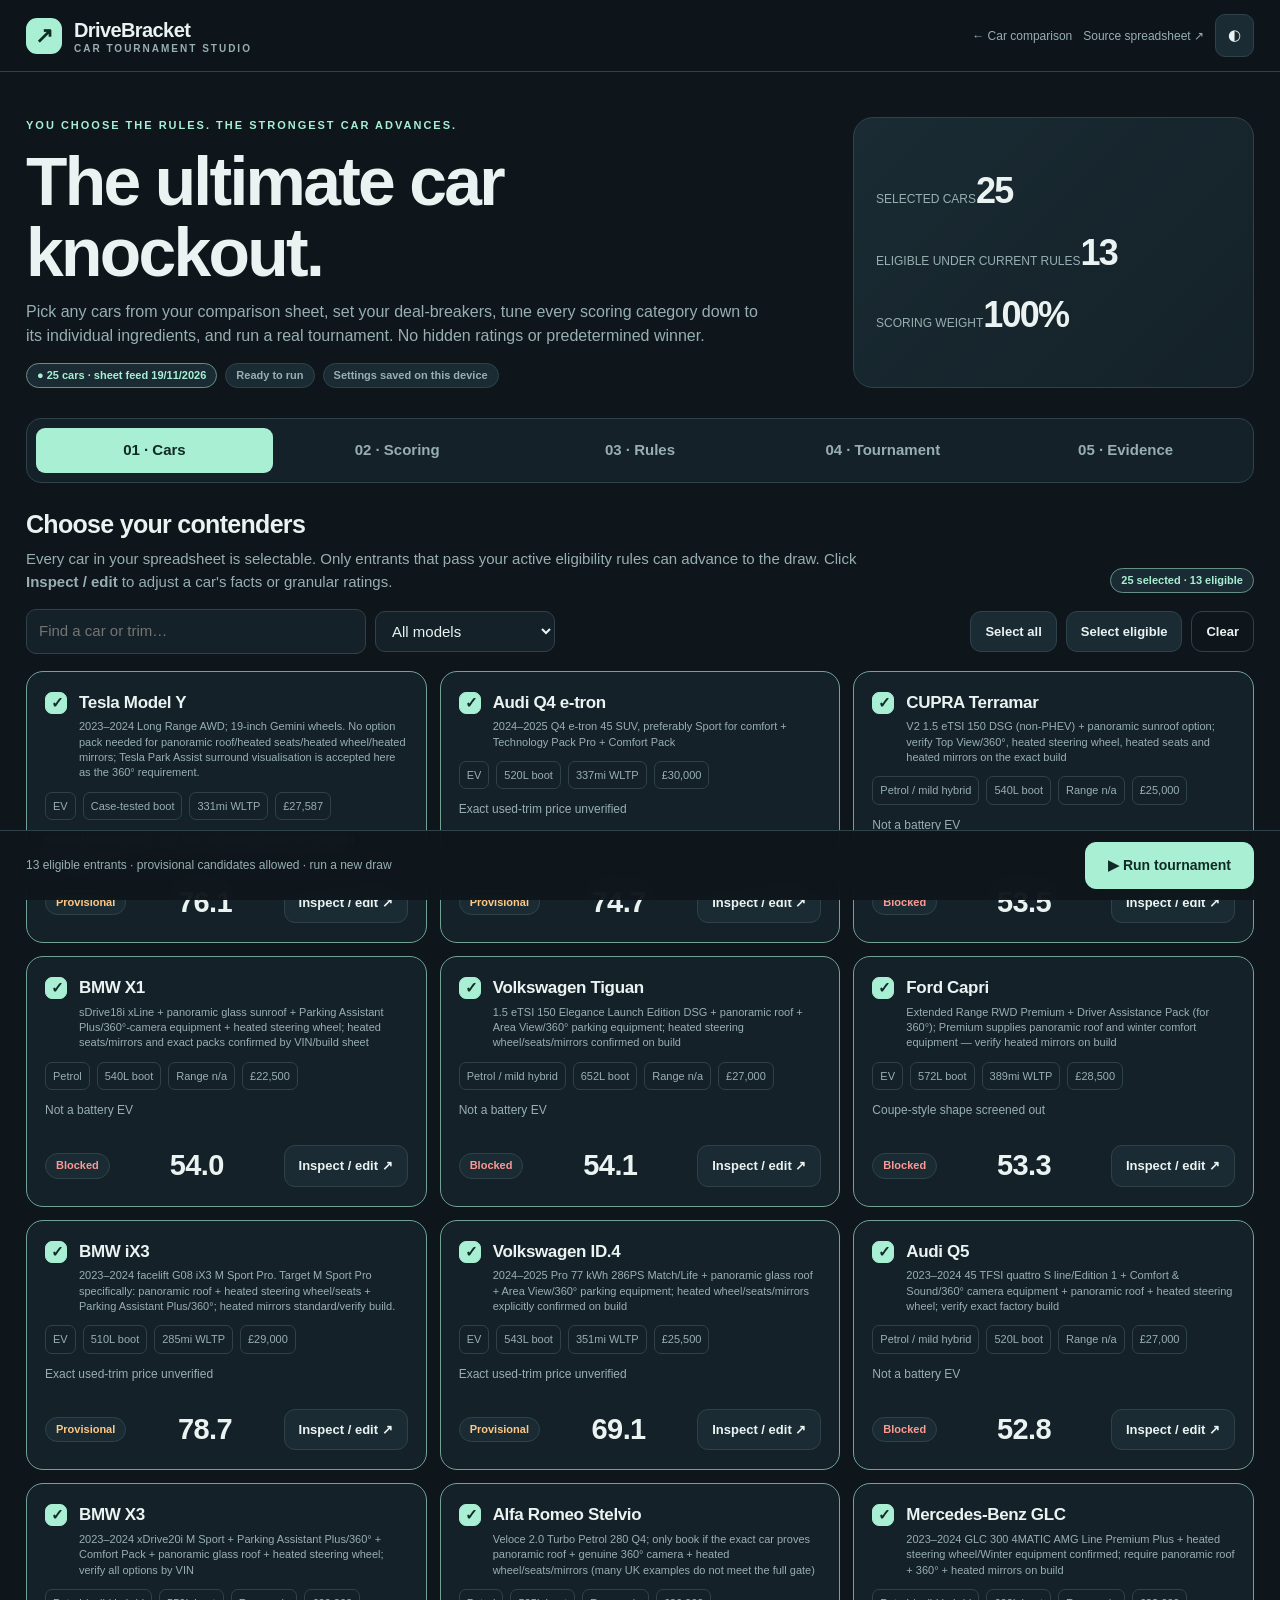
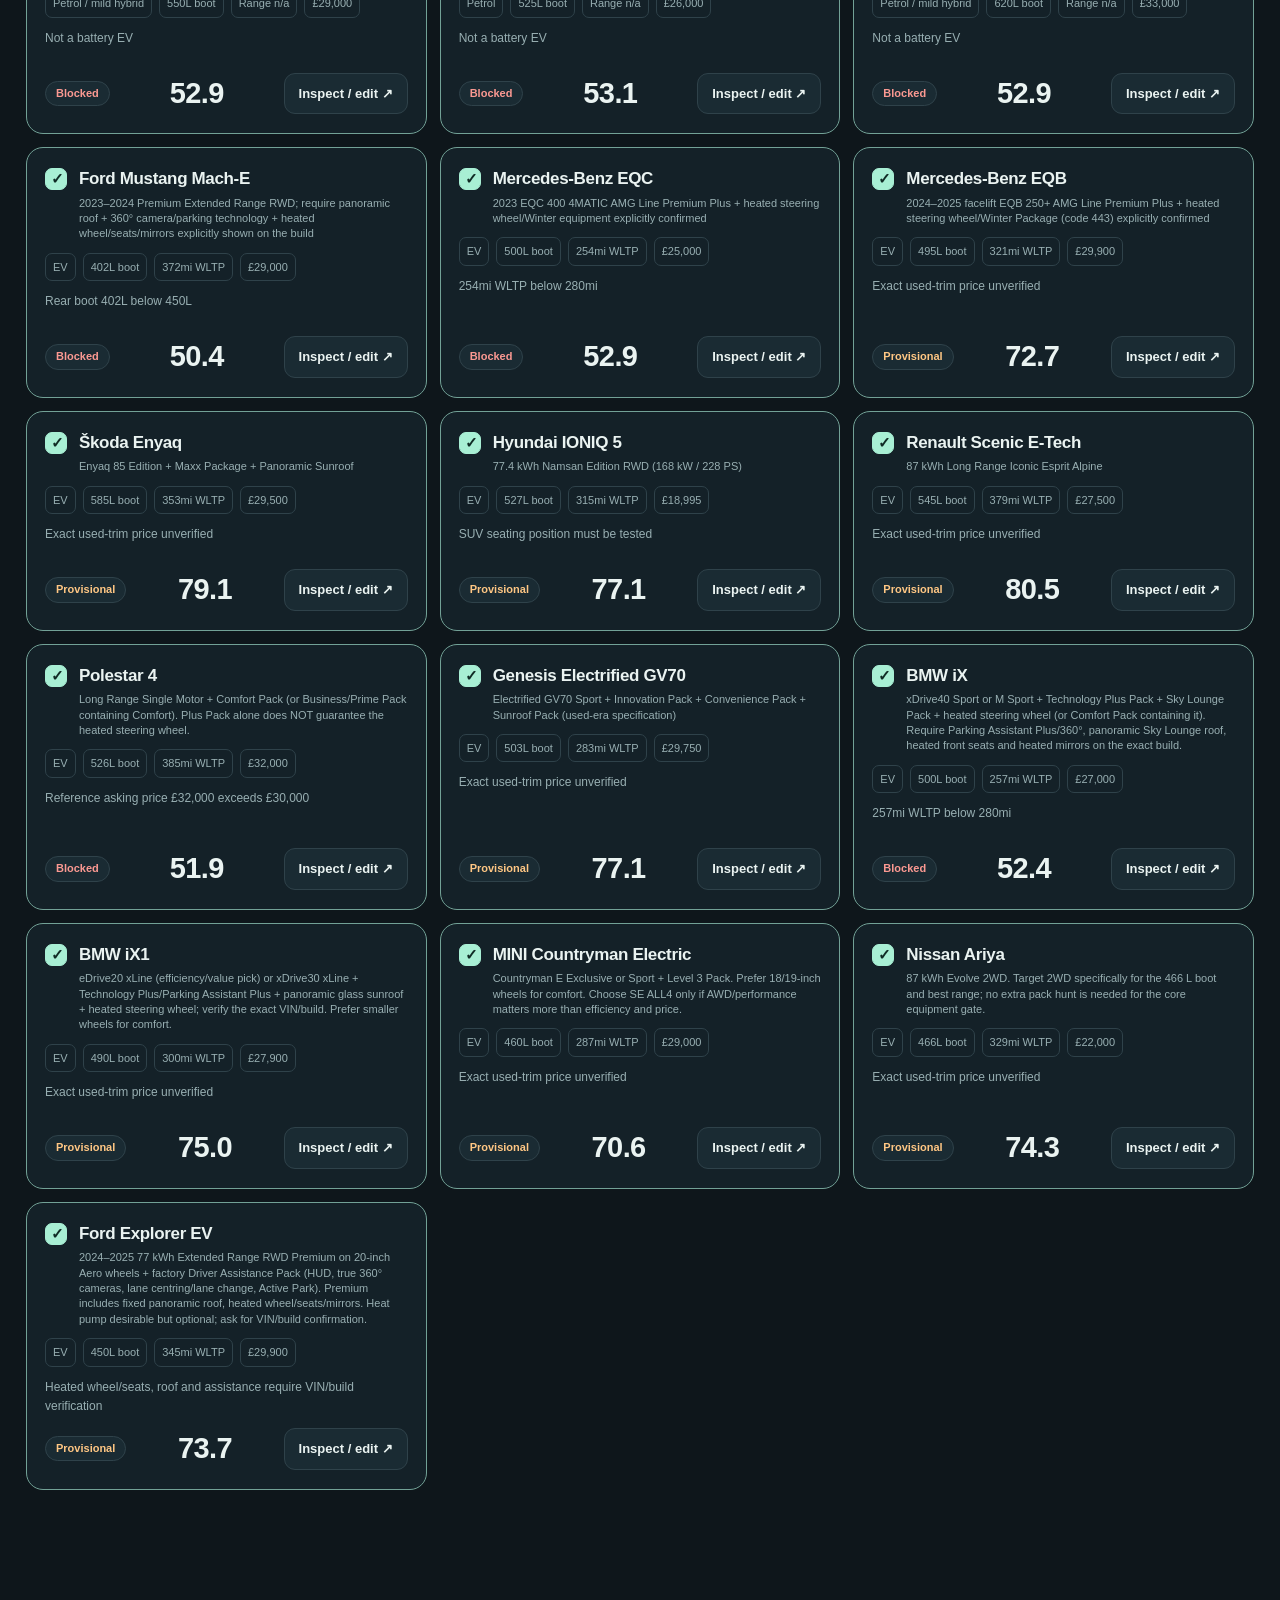
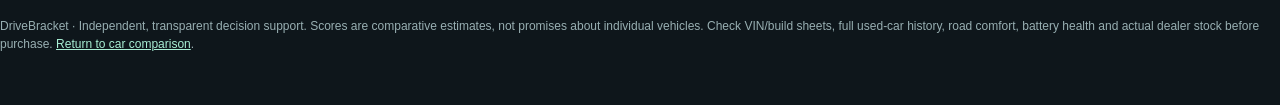
<file: drivebracket/index.html>
<!DOCTYPE html>
<html lang="en-GB">
<head>
<meta charset="utf-8"><meta name="viewport" content="width=device-width,initial-scale=1,viewport-fit=cover">
<meta name="theme-color" content="#101b21">
<title>DriveBracket · Your car tournament studio</title>
<meta name="description" content="A configurable, evidence-aware car tournament. Select cars, tailor scoring, enforce eligibility, and run a reproducible knockout.">
<style>
:root{color-scheme:dark;--bg:#0e161b;--surface:#142128;--surface2:#1a2b33;--surface3:#22343c;--line:#2f424a;--ink:#eaf3f1;--muted:#98afb2;--accent:#a8efd4;--inkaccent:#102b25;--blue:#a4c9ff;--amber:#ffc784;--red:#fb9992;--shadow:0 20px 70px #0004}
body.light{color-scheme:light;--bg:#f2f6f4;--surface:#ffffff;--surface2:#f3f8f6;--surface3:#e5efeb;--line:#d6e1dd;--ink:#1a2b2b;--muted:#617875;--accent:#156d5a;--inkaccent:#fff;--blue:#285ead;--amber:#8f5d18;--red:#b0413a;--shadow:0 18px 55px #1e403219}
*{box-sizing:border-box}html{scroll-behavior:smooth}body{margin:0;background:var(--bg);color:var(--ink);font:15px/1.5 Inter,ui-sans-serif,-apple-system,BlinkMacSystemFont,"Segoe UI",sans-serif}button,input,select{font:inherit}button{cursor:pointer}a{color:var(--accent)}a:hover{text-decoration-thickness:2px}button:focus-visible,input:focus-visible,select:focus-visible,summary:focus-visible{outline:2px solid var(--accent);outline-offset:3px}
.shell{max-width:1460px;margin:auto;padding:0 26px}header{position:sticky;top:0;z-index:15;background:color-mix(in srgb,var(--bg) 90%,transparent);backdrop-filter:blur(18px);border-bottom:1px solid var(--line)}.head{min-height:71px;display:flex;justify-content:space-between;align-items:center;gap:14px}.brand{display:flex;align-items:center;gap:12px;font-weight:900;letter-spacing:-.6px;font-size:20px}.brand i{font-style:normal;display:grid;place-items:center;background:var(--accent);color:var(--inkaccent);height:36px;width:36px;border-radius:11px;font-size:22px}.brand small{display:block;font-size:10px;text-transform:uppercase;color:var(--muted);letter-spacing:2px;font-weight:750;margin-top:-4px}.head-right{display:flex;align-items:center;gap:11px}.head-right a{font-size:12px;text-decoration:none;color:var(--muted)}.hero{padding:45px 0 26px;display:grid;grid-template-columns:minmax(0,1.5fr) minmax(220px,.75fr);gap:25px}.eyebrow{font-size:11px;font-weight:900;letter-spacing:2px;color:var(--accent);text-transform:uppercase}.hero h1{font-size:clamp(34px,5.3vw,70px);letter-spacing:-2.7px;line-height:1.05;margin:12px 0}.hero p{max-width:740px;margin:0;color:var(--muted);font-size:16px}.hero aside{background:linear-gradient(135deg,var(--surface2),var(--surface));border:1px solid var(--line);border-radius:20px;padding:22px;display:flex;justify-content:center;flex-direction:column;gap:8px}.hero aside strong{font-size:36px;letter-spacing:-1.8px}.hero aside span{font-size:12px;color:var(--muted)}.hero .statusline{display:flex;gap:8px;flex-wrap:wrap;margin-top:15px}
.pill{display:inline-flex;align-items:center;gap:6px;border:1px solid var(--line);background:var(--surface2);color:var(--muted);padding:5px 10px;border-radius:999px;font-size:11px;font-weight:750;line-height:1.2}.pill.ok{color:var(--accent);border-color:color-mix(in srgb,var(--accent) 45%,var(--line))}.pill.fail{color:var(--red)}.pill.review{color:var(--amber)}
.tabs{display:flex;gap:6px;flex-wrap:wrap;padding:9px;background:var(--surface);border:1px solid var(--line);border-radius:15px;margin:4px 0 23px}.tab{flex:1;min-width:118px;border:0;background:transparent;color:var(--muted);border-radius:9px;padding:11px 13px;font-weight:750;white-space:nowrap}.tab[aria-selected=true]{color:var(--inkaccent);background:var(--accent)}.pane[hidden]{display:none!important}
.sectionhead{display:flex;justify-content:space-between;align-items:flex-end;gap:18px;flex-wrap:wrap;margin:0 0 16px}.sectionhead h2{font-size:25px;letter-spacing:-.7px;margin:0 0 5px}.sectionhead p{color:var(--muted);margin:0;max-width:860px}.toolbar{display:flex;align-items:center;flex-wrap:wrap;gap:9px;margin:13px 0 17px}.btn{border:1px solid var(--line);background:var(--surface2);color:var(--ink);border-radius:11px;padding:10px 14px;font-weight:760;font-size:13px;transition:.15s}.btn:hover{border-color:var(--accent)}.btn.primary{color:var(--inkaccent);background:var(--accent);border-color:var(--accent)}.btn.subtle{background:transparent}.btn:disabled{opacity:.4;cursor:not-allowed}.toolspacer{flex:1}.input{background:var(--surface);border:1px solid var(--line);border-radius:10px;color:var(--ink);padding:10px 12px;width:100%;min-width:0}.search{width:min(340px,100%)}.grid{display:grid;grid-template-columns:repeat(3,minmax(0,1fr));gap:13px}.panel,.car,.weightcard,.gatecard,.resultpanel,.method{background:var(--surface);border:1px solid var(--line);border-radius:17px;padding:18px}.car{display:flex;flex-direction:column;gap:11px;transition:border-color .16s}.car.selected{border-color:color-mix(in srgb,var(--accent) 55%,var(--line))}.carhead{display:flex;align-items:flex-start;gap:12px}.carhead label{display:block;min-width:0;flex:1;cursor:pointer}.carhead strong{display:block;font-size:17px;letter-spacing:-.35px}.carhead small{display:block;color:var(--muted);font-size:11px;line-height:1.4;margin-top:4px}.tick{appearance:none;width:22px;height:22px;flex:0 0 22px;border:1.6px solid var(--muted);background:var(--surface2);border-radius:7px;cursor:pointer;position:relative;margin:2px 0 0}.tick:checked{background:var(--accent);border-color:var(--accent)}.tick:checked:after{content:"✓";color:var(--inkaccent);position:absolute;left:5px;top:-1px;font-weight:900}.facts{display:flex;flex-wrap:wrap;gap:7px}.fact{font-size:11px;padding:5px 7px;border:1px solid var(--line);border-radius:7px;color:var(--muted)}.carfoot{margin-top:auto;display:flex;align-items:center;justify-content:space-between;gap:8px}.small{font-size:12px}.tiny{font-size:11px}.muted{color:var(--muted)}.warning{color:var(--amber)}.bad{color:var(--red)}.score{font-variant-numeric:tabular-nums;font-weight:850;letter-spacing:-.6px}.score.big{font-size:29px}.hint{border-left:3px solid var(--amber);padding:10px 12px;background:var(--surface2);border-radius:0 9px 9px 0;color:var(--muted);font-size:12px}.metricsgrid{display:grid;grid-template-columns:repeat(3,minmax(0,1fr));gap:12px}.stat{background:var(--surface2);border:1px solid var(--line);padding:14px;border-radius:13px}.stat strong{font-size:27px;display:block;letter-spacing:-1px}.stat span{font-size:12px;color:var(--muted)}
.weightsgrid{display:grid;grid-template-columns:repeat(2,minmax(0,1fr));gap:13px}.weightcard h3{font-size:15px;margin:0}.weighthead{display:flex;justify-content:space-between;align-items:center;gap:10px}.dual{display:flex;align-items:center;gap:12px;margin:14px 0}.dual input[type=range]{flex:1;min-width:0}.number{width:72px;text-align:right;background:var(--surface2);border:1px solid var(--line);border-radius:8px;color:var(--ink);padding:7px 8px;font-weight:800}.range{accent-color:var(--accent);width:100%}details{border-top:1px solid var(--line);margin-top:10px;padding-top:10px}summary{cursor:pointer;font-weight:700;font-size:12px;color:var(--accent)}.subrow{display:grid;grid-template-columns:minmax(0,1fr) minmax(80px,.9fr) 62px;gap:10px;align-items:center;margin:12px 0}.subrow label{font-size:12px;color:var(--muted)}.subrow input[type=number]{width:62px}.formula{font-family:ui-monospace,SFMono-Regular,Consolas,monospace;font-size:12px;color:var(--muted);line-height:1.9;background:var(--surface2);border:1px solid var(--line);padding:13px;border-radius:12px;margin:14px 0;overflow-wrap:anywhere}
.gates{display:grid;grid-template-columns:repeat(2,minmax(0,1fr));gap:13px}.gatecard h3{margin:0 0 11px;font-size:15px}.gatecard label{display:flex;align-items:center;gap:9px;font-size:13px;font-weight:700;cursor:pointer}.gatecard .field{display:flex;align-items:center;gap:10px;margin-top:11px}.gatecard input[type=number]{max-width:125px}.gatecard p{font-size:12px;color:var(--muted);margin:9px 0 0}.gate-check{accent-color:var(--accent);height:17px;width:17px}.eligibilitytable,.ranktable{width:100%;border-collapse:collapse;font-size:12px}.eligibilitytable th,.ranktable th{text-align:left;color:var(--muted);font-weight:800;white-space:nowrap;border-bottom:1px solid var(--line);padding:10px 10px}.eligibilitytable td,.ranktable td{border-bottom:1px solid var(--line);padding:11px 10px;vertical-align:top}.tablewrap{overflow:auto;border-radius:13px;border:1px solid var(--line);background:var(--surface)}.tablewrap table{min-width:700px}.ranktable td:nth-child(2){font-weight:800}.ranktable tr:first-child td{color:var(--accent)}.ranktable tbody tr:hover,.eligibilitytable tbody tr:hover{background:var(--surface2)}
.resulttop{display:grid;grid-template-columns:1.25fr .75fr;gap:13px}.champ{background:radial-gradient(ellipse at 90% 20%,#38675a59,transparent 48%),var(--surface);border:1px solid var(--line);border-radius:18px;padding:23px}.champ .trophy{font-size:38px}.champ h2{font-size:clamp(28px,4.5vw,48px);margin:5px 0;line-height:1.1;letter-spacing:-1.7px}.champ p{font-size:13px;color:var(--muted);margin:5px 0}.bracket{display:flex;gap:17px;overflow-x:auto;padding:13px 2px 25px;scrollbar-color:var(--surface3) transparent;scroll-snap-type:x proximity}.round{flex:0 0 235px;scroll-snap-align:start}.round h3{font-size:12px;letter-spacing:1px;text-transform:uppercase;color:var(--muted);padding:0 4px 8px;margin:0}.match{display:block;text-align:left;width:100%;padding:10px;background:var(--surface);color:var(--ink);border:1px solid var(--line);border-radius:12px;margin:0 0 11px}.match.active,.match:hover{border-color:var(--accent)}.entry{display:flex;justify-content:space-between;gap:8px;align-items:center;padding:7px;border-radius:7px}.entry.won{background:var(--surface3);color:var(--accent);font-weight:850}.entry.lost{opacity:.7}.entry .nm{max-width:155px;text-overflow:ellipsis;overflow:hidden;white-space:nowrap}.entry .pt{font-size:11px;font-variant-numeric:tabular-nums}.matchmeta{color:var(--muted);font-size:10px;padding:6px 7px 0;border-top:1px solid var(--line);margin-top:5px}.round .bye{color:var(--muted);font-size:12px}.comparegrid{display:grid;grid-template-columns:repeat(2,minmax(0,1fr));gap:13px}.comparegrid .panel h3{margin:0 0 4px}.breakrow{display:grid;grid-template-columns:minmax(100px,1.6fr) 1fr 60px 60px;align-items:center;gap:8px;font-size:12px;padding:9px 0;border-bottom:1px solid var(--line)}.track{background:var(--surface3);height:7px;border-radius:10px;overflow:hidden}.track i{height:100%;display:block;background:var(--accent);border-radius:10px}.editorhead{display:flex;justify-content:space-between;align-items:start;gap:12px}.editline{display:grid;grid-template-columns:1.25fr 1fr 66px;gap:10px;align-items:center;padding:9px 0;border-bottom:1px solid var(--line)}.editline label{font-size:12px}.editline small{display:block;color:var(--muted)}.editline input[type=number]{width:66px}.two{display:grid;grid-template-columns:repeat(2,minmax(0,1fr));gap:12px}.twolabel{font-size:12px;color:var(--muted);display:block;margin:12px 0 5px}.reason{color:var(--muted);line-height:1.6;font-size:12px}.sourcebox{display:flex;flex-wrap:wrap;gap:12px}.sourcebox a{font-size:12px}.bottomrun{position:sticky;bottom:0;z-index:12;background:color-mix(in srgb,var(--bg) 93%,transparent);backdrop-filter:blur(14px);border-top:1px solid var(--line);padding:11px 0;margin-top:25px}.runbar{display:flex;align-items:center;gap:13px;justify-content:space-between}.runbar p{margin:0;color:var(--muted);font-size:12px}.runbar .btn.primary{font-size:14px;padding:12px 22px}.footer{padding:32px 0 52px;color:var(--muted);font-size:12px}.empty{border:1px dashed var(--line);background:var(--surface);color:var(--muted);text-align:center;padding:45px 15px;border-radius:16px}#toast{position:fixed;right:20px;bottom:95px;padding:10px 16px;border:1px solid var(--line);background:var(--surface3);border-radius:12px;box-shadow:var(--shadow);z-index:60;display:none;font-weight:700;font-size:12px}input[type=number]{font-variant-numeric:tabular-nums}button.iconbtn{border:1px solid var(--line);border-radius:10px;background:var(--surface2);color:var(--ink);padding:9px 12px}.nowrap{white-space:nowrap}
@media(max-width:1030px){.grid{grid-template-columns:repeat(2,minmax(0,1fr))}.weightsgrid{grid-template-columns:1fr}}
@media(max-width:700px){.shell{padding:0 15px}.head{min-height:65px}.head-right a{display:none}.brand{font-size:17px}.hero{grid-template-columns:1fr;padding:27px 0 20px;gap:14px}.hero h1{letter-spacing:-1.7px}.hero aside{flex-direction:row;justify-content:space-between;align-items:center;padding:13px 16px}.hero aside strong{font-size:23px}.tabs{display:grid;grid-template-columns:repeat(3,1fr)}.tab{min-width:0;padding:9px 4px;font-size:12px}.grid,.gates,.resulttop,.comparegrid,.two{grid-template-columns:1fr}.metricsgrid{grid-template-columns:repeat(2,minmax(0,1fr))}.weightcard,.panel,.car,.gatecard{padding:15px}.toolspacer{display:none}.toolbar .search{width:100%}.subrow{grid-template-columns:minmax(0,1fr) 1fr 55px}.subrow input[type=number]{width:55px}.editline{grid-template-columns:1.2fr .8fr 62px;gap:6px}.runbar .btn.primary{padding:12px 13px}.runbar p{max-width:200px}.bracket{margin-right:-15px}.round{flex-basis:250px}}
</style>
</head>
<body>
<header><div class="shell head"><div class="brand"><i>↗</i><div>DriveBracket<small>Car tournament studio</small></div></div><div class="head-right"><a href="../car-upgrade-comparison/">← Car comparison</a><a id="sheetLink" href="https://docs.google.com/spreadsheets/d/1uHF8Yg4Ihms-_li-x0gGwLMUaspLfz4hcexK8SAH7p8/edit" target="_blank" rel="noopener">Source spreadsheet ↗</a><button id="theme" class="iconbtn" title="Toggle appearance" aria-label="Toggle appearance">◐</button></div></div></header>
<main class="shell">
<section class="hero"><div><div class="eyebrow">You choose the rules. The strongest car advances.</div><h1>The ultimate car<br>knockout.</h1><p>Pick any cars from your comparison sheet, set your deal-breakers, tune every scoring category down to its individual ingredients, and run a real tournament. No hidden ratings or predetermined winner.</p><div class="statusline"><span class="pill" id="dataStatus">Connecting to car comparison…</span><span class="pill" id="changed">Ready to configure</span><span class="pill">Settings saved on this device</span></div></div><aside><div><span>SELECTED CARS</span><strong id="heroSelected">25</strong></div><div><span>ELIGIBLE UNDER CURRENT RULES</span><strong id="heroEligible">—</strong></div><div><span>SCORING WEIGHT</span><strong id="heroWeights">100%</strong></div></aside></section>
<nav class="tabs" aria-label="Studio sections">
<button class="tab" data-tab="cars" aria-selected="true">01 · Cars</button><button class="tab" data-tab="score" aria-selected="false">02 · Scoring</button><button class="tab" data-tab="rules" aria-selected="false">03 · Rules</button><button class="tab" data-tab="results" aria-selected="false">04 · Tournament</button><button class="tab" data-tab="evidence" aria-selected="false">05 · Evidence</button>
</nav>
<section id="pane-cars" class="pane">
<div class="sectionhead"><div><h2>Choose your contenders</h2><p>Every car in your spreadsheet is selectable. Only entrants that pass your active eligibility rules can advance to the draw. Click <b>Inspect / edit</b> to adjust a car's facts or granular ratings.</p></div><span id="selectedLabel" class="pill ok"></span></div>
<div class="toolbar"><input class="input search" id="carSearch" type="search" placeholder="Find a car or trim…"><select class="input" id="carFilter" style="max-width:180px"><option value="all">All models</option><option value="ev">Electric only</option><option value="selected">Selected only</option><option value="qualified">Qualified only</option><option value="blocked">Blocked / review</option></select><div class="toolspacer"></div><button class="btn" id="selectAll">Select all</button><button class="btn" id="selectQualified">Select eligible</button><button class="btn subtle" id="selectNone">Clear</button></div>
<div id="carsGrid" class="grid"></div><div id="editor" style="margin-top:18px"></div>
</section>
<section id="pane-score" class="pane" hidden>
<div class="sectionhead"><div><h2>Build your scoring formula</h2><p>Weights apply to nine categories. Expand any category to change how its components are blended. Individual car inputs are editable under Cars → Inspect / edit. Everything is normalized automatically.</p></div><button class="btn" id="resetWeights">Restore scoring defaults</button></div>
<div class="metricsgrid" style="margin-bottom:15px"><div class="stat"><strong id="totalW">100%</strong><span>Total category weight (normalizes automatically)</span></div><div class="stat"><strong>9</strong><span>Scoring categories</span></div><div class="stat"><strong>25</strong><span>Editable subcriteria, incl. numeric-derived ratings</span></div></div>
<div class="formula">Final score / 100 = 10 × SUM(category rating × category weight) / SUM(category weights)<br>Category rating / 10 = SUM(subcriterion rating × subcriterion weight) / SUM(subcriterion weights)<br>Zero-weight categories are ignored. Changing settings does not change a completed tournament until you press Run.</div>
<div id="weightsGrid" class="weightsgrid"></div>
</section>
<section id="pane-rules" class="pane" hidden>
<div class="sectionhead"><div><h2>Hard eligibility gates</h2><p>Choose which requirements genuinely disqualify a car. Incomplete advertisements are marked <em>provisional</em>; you decide whether they can compete before exact VIN, mileage and equipment are confirmed.</p></div><button class="btn" id="resetRules">Restore eligibility defaults</button></div>
<div class="gates" id="gates"></div>
<h3 style="margin:28px 0 10px">Screening of selected models</h3><div class="tablewrap"><table class="eligibilitytable"><thead><tr><th>Car</th><th>Outcome</th><th>Why</th><th>Override</th></tr></thead><tbody id="eligibilityRows"></tbody></table></div>
</section>
<section id="pane-results" class="pane" hidden>
<div class="sectionhead"><div><h2>Your knockout tournament</h2><p>Only clicking <b>Run tournament</b> executes the draw. Round-one entrants are randomized using your seed. Every match compares unrounded, recalculated weighted scores; highest score advances.</p></div><div class="toolbar" style="margin:0"><label class="small muted">Draw seed <input class="input" id="seed" style="width:170px;margin-left:7px" placeholder="e.g. my-draw-1"></label><button class="btn" id="newSeed">Random seed</button><button class="btn primary run" id="runTop">▶ Run tournament</button></div></div>
<div id="resultsBox" class="empty">No tournament has run yet. Select your cars, customize the formula and hit Run.</div>
<div class="sectionhead" style="margin-top:26px"><div><h2>Live score preview</h2><p>This table reflects your current configuration. It does <b>not</b> change the last completed draw.</p></div><button class="btn" id="exportCSV">Export ranking CSV</button></div>
<div class="tablewrap"><table class="ranktable" id="rankTable"><thead></thead><tbody></tbody></table></div>
</section>
<section id="pane-evidence" class="pane" hidden>
<div class="sectionhead"><div><h2>Assumptions, evidence & portability</h2><p>The scoring engine uses the car sheet and a disclosed 12 October 2026 research snapshot. Factual inputs and editorial ratings are distinct. No online advert is guaranteed to be available today.</p></div></div>
<div class="gates"><div class="method"><h3 style="margin-top:0">Source and synchronization</h3><p class="reason">The list, exact target trims, equipment notes and URLs load from the existing <a href="../car-upgrade-comparison/" target="_blank" rel="noopener">car comparison</a> feed. That feed is refreshed by its existing sheet-sync workflow, not by this page. The ratings and model-level research anchors are a separate baseline dated <b>12 October 2026</b>.</p><div class="sourcebox"><a id="sheetEvidence" href="https://docs.google.com/spreadsheets/d/1uHF8Yg4Ihms-_li-x0gGwLMUaspLfz4hcexK8SAH7p8/edit" target="_blank" rel="noopener">Google Sheet ↗</a><a href="../car-upgrade-comparison/data.json" target="_blank" rel="noopener">Source data JSON ↗</a></div></div><div class="method"><h3 style="margin-top:0">What counts as evidence?</h3><p class="reason"><b>Numeric-derived</b>: price, boot capacity, estimated real range, DC charging time, mi/kWh, reliability percentage and warranty calculations. <b>Editorial</b>: ride, seats, cabin, driver assistance, rear-seat spaciousness, sourcing difficulty and operating costs. <b>Missing</b>: a neutral 6/10 reliability prior where no verified comparable model-level survey exists. These are not laboratory measurements or statistical reliability probabilities.</p></div><div class="method"><h3 style="margin-top:0">Private local configuration</h3><p class="reason">Selected cars, scoring weights, per-car changes and eligibility overrides are stored in this browser only. Use Export to move the configuration to another device. We do not write your preferences back into the public spreadsheet.</p><div class="toolbar"><button class="btn" id="exportConfig">Export config JSON</button><button class="btn" id="importConfigBtn">Import JSON</button><input type="file" id="importFile" accept=".json,application/json" hidden><button class="btn subtle" id="resetAll">Reset personal settings</button></div></div><div class="method"><h3 style="margin-top:0">How knockout works</h3><p class="reason">All eligible selected entrants are shuffled with a deterministic seeded generator. A conventional elimination bracket adds random first-round byes to reach a power of two. In each pairing, the higher unrounded weighted score wins. Equal results use stable car ID alphabetical order as a tie-breaker. For one entrant, it is declared champion without a match. A knockout bracket is an illustration of the path: with fixed ratings its highest-ranked entrant will win regardless of random pairings.</p></div></div>
<h3 style="margin:26px 0 8px">Baseline source notes for selected cars</h3><div id="sourceCards" class="grid"></div>
</section>
</main>
<div class="bottomrun"><div class="shell runbar"><p id="runSummary">Choose cars and adjust settings, then execute a fresh draw.</p><button class="btn primary run" id="runBottom">▶ Run tournament</button></div></div>
<footer class="shell footer">DriveBracket · Independent, transparent decision support. Scores are comparative estimates, not promises about individual vehicles. Check VIN/build sheets, full used-car history, road comfort, battery health and actual dealer stock before purchase. <a href="../car-upgrade-comparison/">Return to car comparison</a>.</footer>
<div id="toast" role="status"></div>
<script>
(function(){
"use strict";
var STORE="drivebracket:studio:2026",DATA_URL="../car-upgrade-comparison/data.json";
var CATS=[
 {key:"ride",name:"Ride & suspension comfort",weight:14,subs:[["Broken-road absorption",70,"Editorial · comfort over potholes and rough roads"],["Motorway composure",30,"Editorial · body movement and stability"]]},
 {key:"seat",name:"Seat comfort & ergonomics",weight:14,subs:[["Long-trip seat support",45,"Editorial · pressure distribution and lumbar support"],["Seat adjustment & heating",30,"Trim-specific equipment · electric, memory, heat, ventilation"],["Driving position & ergonomics",25,"Editorial · SUV height, posture and control reach"]]},
 {key:"cabin",name:"Interior quality & refinement",weight:14,subs:[["Materials & fit",50,"Editorial · tactile quality, craftsmanship"],["Acoustic refinement",35,"Editorial · cabin noise and isolation"],["Controls & usability",15,"Editorial · physical controls and distraction"]]},
 {key:"tech",name:"Technology & driving features",weight:14,subs:[["Displays & cockpit",25,"Trim specification + editorial assessment"],["Surround view & parking",20,"Trim specification; Tesla visualization accepted"],["Cruise, lane & safety aids",25,"Verified configuration / feature research"],["Infotainment usability",20,"Editorial usability, responsiveness, reliability"],["Route planning & software",10,"Navigation and software ecosystem"]]},
 {key:"range",name:"Range, efficiency & charging",weight:10,subs:[["Real-world range",55,"Derived: clamp(2 + 8×(miles−200)/130)"],["10–80% DC charge time",25,"Derived: clamp(10 − 0.26×(minutes−18))"],["Consumption efficiency",15,"Derived: clamp(5 + 4×(mi/kWh−3))"],["Route planning quality",5,"Editorial · charge stops and reliability"]]},
 {key:"space",name:"Boot & rear-seat practicality",weight:10,subs:[["Useful rear boot",50,"Derived: clamp(5 + (litres−450)/30); Tesla case-tested exception"],["Rear room & family layout",50,"Editorial · access, child seat and knee room"]]},
 {key:"reliability",name:"Reliability & owner feedback",weight:10,subs:[["Comparable owner reliability survey",100,"Derived: clamp(5+(percentage−85)/3.5); missing data = neutral 6/10"]]},
 {key:"warranty",name:"Warranty & running costs",weight:7,subs:[["Remaining vehicle cover",35,"Derived: clamp(5 + 1.5×years remaining)"],["Remaining battery cover",20,"Derived: clamp(5 + 0.65×years remaining)"],["Operating-cost risk",45,"Editorial proxy · insurance, repair, tyres, efficiency"]]},
 {key:"price",name:"Price & used-market availability",weight:7,subs:[["Price relative to £18k",70,"Derived: clamp(10 − max(0,asking−18000)/2400)"],["Exact trim sourcing ease",30,"Editorial · matchable equipment at budget and mileage"]]}
];
var A={
"model-y":{ride:[5.8,7],seat:[7.6,8,8.2],cabin:[7,6.5,5.7],tech:[9.7,7.2,8.5,8,10],rear:9.3,rel:97.1,veh:1,batt:5,oper:7.8,stock:9,route:10,real:275,dc:27,eff:3.8,price:27587,wltp:331,year:2023,miles:19658,observed:true,shape:"exception",evidence:"Tesla Model Y survey 97.1%; very large case-tested storage; firmer pre-Juniper ride.",source:"https://www.whatcar.com/news/most-reliable-cars/n27337"},
"q4-45":{ride:[7.8,8.2],seat:[8.2,8.5,8.8],cabin:[8,8.2,7.8],tech:[8.8,9.3,8.5,8.2,6.5],rear:8.8,rel:null,veh:1,batt:6,oper:7.2,stock:3.5,route:7,real:260,dc:28,eff:3.4,price:30000,wltp:337,year:2024,shape:"upright",evidence:"Good conventional premium family packaging; Technology Pro + Comfort Pack exact build remains unconfirmed.",source:"https://www.audi.co.uk/en/models/q4/q4-e-tron/"},
"ix3":{ride:[8.8,9.1],seat:[9,8.8,9.1],cabin:[9,9.2,9.3],tech:[7.7,9.3,8.1,9.5,6],rear:8,rel:95.5,veh:.5,batt:5.5,oper:6.8,stock:6,route:6.5,real:235,dc:32,eff:3.3,price:29000,wltp:285,year:2023,shape:"upright",evidence:"BMW iX3 owner reliability 95.5%; excellent refinement, lower range and DC charging.",source:"https://www.whatcar.com/news/most-reliable-cars/n27337"},
"id4-286":{ride:[7.2,7.7],seat:[7.2,7,8.5],cabin:[6.5,7.4,5.5],tech:[8,9,8.3,6.8,7],rear:8.3,rel:79.6,veh:1,batt:6,oper:7.3,stock:5,route:7.4,real:270,dc:28,eff:3.5,price:25500,wltp:351,year:2024,shape:"upright",evidence:"Owner survey 79.6%; updated 286PS drivetrain required, exact roof/Area View configuration uncertain.",source:"https://www.whatcar.com/news/what-car-reliability-survey-most-and-least-reliable-family-suvs/n29088"},
"eqb-250plus":{ride:[8.2,8],seat:[7.6,8.1,9],cabin:[8.1,8.3,8],tech:[8,9,8.3,7.8,7],rear:8.5,rel:null,veh:1,batt:6,oper:6.5,stock:2.5,route:7,real:255,dc:35,eff:3.5,price:29900,wltp:321,year:2024,shape:"upright",evidence:"Facelift 250+ and heated steering wheel Winter Package code 443; exact used pack rare.",source:"https://www.mercedes-benz.co.uk/passengercars/models/suv/eqb/overview.html"},
"enyaq-85":{ride:[9,8.7],seat:[8.4,9,9],cabin:[8.2,8.4,8.2],tech:[8.5,9.2,8.5,8,8],rear:9.2,rel:null,veh:1,batt:6,oper:7.7,stock:3,route:8,real:280,dc:28,eff:3.5,price:29500,wltp:353,year:2024,shape:"upright",evidence:"Strong family space and suspension; Maxx + panoramic roof stock is uncertain.",source:"https://www.whatcar.com/news/most-reliable-cars/n27337"},
"ioniq5-namsan":{ride:[8,8.2],seat:[8.6,9.5,7.7],cabin:[8,8.2,8.1],tech:[8.3,9.3,8.2,8.3,7],rear:9.3,rel:80.7,veh:2,batt:5,oper:7,stock:7,route:7.5,real:260,dc:18,eff:3.5,price:18995,wltp:315,year:2023,miles:18867,observed:true,shape:"conditional",evidence:"Very roomy and fast charging; 2025 reliability concerns and ICCU campaign checks; driving position might feel low.",source:"https://www.hyundai.news/uk/articles/press-releases/hyundai-ioniq-5-to-receive-product-enhancements-for-2023-model-year.html"},
"scenic-87":{ride:[8.6,8.2],seat:[7.8,8.3,7.1],cabin:[8,8.1,8.5],tech:[9,9.2,8.5,9.3,8.5],rear:8.1,rel:97.5,veh:1,batt:6,oper:8.1,stock:5.5,route:8.5,real:310,dc:37,eff:3.7,price:27500,wltp:379,year:2024,shape:"conditional",evidence:"Owner survey 97.5%; outstanding range; driver seat is lower than a traditional SUV.",source:"https://www.whatcar.com/renault/scenic-e-tech/estate/used-review/n28898/reliability"},
"egv70":{ride:[8.7,9],seat:[9.1,9.6,9.1],cabin:[9.4,9.1,8.7],tech:[8.5,9.5,8.3,8.5,7],rear:8,rel:null,veh:2,batt:5,oper:5.4,stock:2,route:7,real:235,dc:18,eff:3.1,price:29750,wltp:283,year:2023,shape:"upright",evidence:"Luxury cabin and rapid 800V charging; sparse UK model-level reliability and option-pack evidence.",source:"https://www.genesis.com/content/dam/genesis-web-eu/documents/uk/pricelists/genesis_gv70_pricelist_uk.pdf"},
"ix1-u11":{ride:[7.7,8],seat:[8,8.6,8.6],cabin:[8.5,8.5,7.7],tech:[9,9.5,8.7,8.3,8],rear:7.7,rel:null,veh:1,batt:6,oper:7.6,stock:4.5,route:7.5,real:255,dc:29,eff:3.8,price:27900,wltp:300,year:2024,shape:"upright",evidence:"Good Qashqai-size replacement; Tech Plus, pano and heated wheel must be checked by VIN.",source:"https://www.bmw.co.uk/en/all-models/bmw-i/ix1/bmw-ix1-technical-data.html"},
"countryman-e-l3":{ride:[7,7.4],seat:[7.6,8.4,8.3],cabin:[8.5,7.7,6.8],tech:[9,9.5,8.4,7,8],rear:7.2,rel:null,veh:1,batt:6,oper:7.4,stock:3,route:7.5,real:240,dc:30,eff:3.7,price:29000,wltp:287,year:2024,shape:"upright",evidence:"Level 3 pack and qualifying wheel-dependent range; smaller boot and rear accommodation.",source:"https://www.mini.co.uk/en_GB/home/range/all-electric-mini-countryman.html"},
"ariya-87-evolve":{ride:[8,8.2],seat:[8.6,8.2,8.7],cabin:[8.5,8.9,8.6],tech:[8.4,9.3,8.5,8.5,6.5],rear:8.1,rel:80.9,veh:1,batt:6,oper:6.6,stock:7,route:6.5,real:267,dc:35,eff:3.3,price:22000,wltp:329,year:2024,shape:"upright",evidence:"Excellent value and seats; 2025 owner survey 80.9%, below-average fault feedback.",source:"https://www.whatcar.com/news/what-car-reliability-survey-most-and-least-reliable-family-suvs/n29088"},
"explorer-er-premium":{ride:[7.5,8.3],seat:[8,9.3,8.7],cabin:[7,7.9,6.4],tech:[9.2,9.7,9.2,7.1,7],rear:8.2,rel:null,veh:1.1,batt:6,oper:7.1,stock:8,route:7.5,real:270,dc:28,eff:3.5,price:29900,wltp:345,year:2024,miles:6500,observed:true,shape:"upright",evidence:"£29,900 / 6,500-mile Driver Assist advert reported on 12 October 2026; seller stock unconfirmed, 450L boot.",source:"https://www.evexperts.co.uk/electric-cars-for-sale/ford/explorer/50150/"}
};
var EXTRA={"capri-er":{wltp:389,price:28500,shape:"coupe",year:2025},"mach-e-er":{wltp:372,price:29000,shape:"upright",year:2023},"eqc-400":{wltp:254,price:25000,shape:"upright",year:2023},"polestar4-lr":{wltp:385,price:32000,shape:"coupe",year:2025},"ix40":{wltp:257,price:27000,shape:"upright",year:2022}};
var FALLBACK=[
["model-y","Tesla Model Y","EV",null,23000,29000,"2023–24 Long Range AWD"],["q4-45","Audi Q4 e-tron","EV",520,26500,33000,"2024–25 45"],
["terramar-v2","CUPRA Terramar","Petrol / mild hybrid",540,25000,30000,"V2"],["x1-u11","BMW X1","Petrol",540,22500,28500,"sDrive18i"],["tiguan-2024","Volkswagen Tiguan","Petrol / mild hybrid",652,27000,31000,"Elegance"],["capri-er","Ford Capri","EV",572,28000,32000,"Extended Range Premium"],
["ix3","BMW iX3","EV",510,24000,29000,"M Sport Pro"],["id4-286","Volkswagen ID.4","EV",543,22000,27000,"Pro 286PS"],["q5-fy","Audi Q5","Petrol / mild hybrid",520,27000,33000,"S line"],["x3-g01","BMW X3","Petrol / mild hybrid",550,29000,35000,"xDrive20i"],["stelvio","Alfa Romeo Stelvio","Petrol",525,26000,31000,"Veloce"],["glc-x254","Mercedes-Benz GLC","Petrol / mild hybrid",620,33000,39000,"Premium Plus"],["mach-e-er","Ford Mustang Mach-E","EV",402,27000,32000,"Premium ER"],["eqc-400","Mercedes-Benz EQC","EV",500,23000,27000,"400 Premium Plus"],["eqb-250plus","Mercedes-Benz EQB","EV",495,27000,32000,"250+ Premium Plus"],["enyaq-85","Škoda Enyaq","EV",585,27000,32000,"85 Maxx"],["ioniq5-namsan","Hyundai IONIQ 5","EV",527,22000,27000,"Namsan"],["scenic-87","Renault Scenic E-Tech","EV",545,24000,29000,"Iconic"],["polestar4-lr","Polestar 4","EV",526,30000,34000,"Long Range"],["egv70","Genesis Electrified GV70","EV",503,26000,31000,"Sport + packs"],["ix40","BMW iX","EV",500,24000,31000,"xDrive40"],["ix1-u11","BMW iX1","EV",490,24000,31000,"xLine"],["countryman-e-l3","MINI Countryman Electric","EV",460,26000,34000,"Level 3"],["ariya-87-evolve","Nissan Ariya","EV",466,19000,27000,"87 kWh Evolve 2WD · active finalist"],["explorer-er-premium","Ford Explorer EV","EV",450,26000,30000,"Premium + Driver Assist"]
];
var carList=[],synced="",activeTab="cars",selectedGame=null,runResult=null,editing=null;
var s={selected:[],weights:CATS.map(function(x){return x.weight}),subs:CATS.map(function(x){return x.subs.map(function(y){return y[1]})}),gates:{ev:true,boot:true,minBoot:450,wltp:true,minWltp:280,budget:true,maxPrice:30000,mileage:true,maxMiles:20000,year:true,minYear:2023,shape:true,equipment:true,provisional:true,adverts:false,tesla:true},ratings:{},facts:{},manual:{},confirmations:{},seed:"car-upgrade-2026"};
try{var old=JSON.parse(localStorage.getItem(STORE)||"null");if(old&&typeof old==="object"){if(Array.isArray(old.selected))s.selected=old.selected;if(Array.isArray(old.weights)&&old.weights.length===9)s.weights=old.weights;if(Array.isArray(old.subs)&&old.subs.length===9)s.subs=old.subs;if(old.gates)s.gates=Object.assign(s.gates,old.gates);if(old.ratings&&typeof old.ratings==="object")s.ratings=old.ratings;if(old.facts&&typeof old.facts==="object")s.facts=old.facts;if(old.manual&&typeof old.manual==="object")s.manual=old.manual;if(old.confirmations&&typeof old.confirmations==="object")s.confirmations=old.confirmations;if(typeof old.seed==="string")s.seed=old.seed;}}catch(e){}
var $=function(id){return document.getElementById(id)},cl=function(v){return Math.min(10,Math.max(0,Number(v)||0))};
var fmt=function(v,n){return Number(v).toFixed(n===undefined?1:n)},cash=function(v){return v==null?"Unverified":"£"+Math.round(v).toLocaleString("en-GB")};
var esc=function(x){return String(x==null?"":x).replace(/[&<>"']/g,function(a){return {"&":"&amp;","<":"&lt;",">":"&gt;",'"':"&quot;","'":"&#39;"}[a]})};
var parseMoney=function(v){var n=Number(String(v||"").replace(/[^0-9.]/g,""));return Number.isFinite(n)&&n>0?n:null};
var num=function(v){var n=Number(v);return v!==""&&v!=null&&Number.isFinite(n)?n:null};
function toast(x){$("toast").textContent=x;$("toast").style.display="block";clearTimeout(toast.timer);toast.timer=setTimeout(function(){$("toast").style.display="none"},2400)}
function save(){try{localStorage.setItem(STORE,JSON.stringify(s))}catch(e){}}
function markDirty(){if(runResult){$("changed").textContent="⚠ Settings changed since last run";$("changed").className="pill review"}else{$("changed").textContent="Ready to run";$("changed").className="pill"}save()}
function sourceRows(data){if(!data||!Array.isArray(data.fields)||!Array.isArray(data.rows))throw Error("Unsupported data structure");var keys=data.fields.map(function(f){return f[0]});var list=data.rows.slice(1).map(function(row){var d={};keys.forEach(function(k,i){d[k]=row[i]||""});return d}).filter(function(x){return x.id});if(!list.length)throw Error("No cars");return list}
function getCarData(raw){var a=A[raw.id]||EXTRA[raw.id]||{},fv=s.facts[raw.id]||{};var x={id:raw.id,name:raw.model,trim:raw.trim||"",fuel:raw.fuel,boot:raw.boot===""?null:num(raw.boot),low:parseMoney(raw.low),high:parseMoney(raw.high),price:num(a.price),wltp:num(a.wltp),real:num(a.real),dc:num(a.dc),eff:num(a.eff),year:num(a.year)||num((raw.years||"").match(/20\d\d/)?.[0]),miles:num(a.miles),rel:num(a.rel),veh:num(a.veh),batt:num(a.batt),oper:num(a.oper),stock:num(a.stock),route:num(a.route),rear:num(a.rear),shape:a.shape||"upright",observed:!!a.observed,notes:a.evidence||"",evidence:a.source||raw.spec||"",link:raw.url||"",spec:raw.spec||"",good:raw.good||"",bad:raw.bad||"",seats:raw.seats||"",tech:raw.tech||"",wheel:raw.wheel||"",syncdate:raw.date||"",hasAnchor:!!A[raw.id]};Object.keys(fv).forEach(function(k){if(k==="price"||k==="wltp"||k==="real"||k==="dc"||k==="eff"||k==="boot"||k==="year"||k==="miles"||k==="rel"||k==="veh"||k==="batt"||k==="oper"||k==="stock"||k==="route"||k==="rear")x[k]=fv[k]===null?null:num(fv[k])});if(!x.price&&x.low)x.price=x.low;return x}
function cars(){return carList.map(getCarData)}
function baseSub(c,idx){var a=A[c.id]||{};if(idx===0)return a.ride||[5,5];if(idx===1)return a.seat||[5,5,5];if(idx===2)return a.cabin||[5,5,5];if(idx===3)return a.tech||[5,5,5,5,5];if(idx===4)return [c.real==null?5:cl(2+8*(c.real-200)/130),c.dc==null?5:cl(10-.26*(c.dc-18)),c.eff==null?5:cl(5+4*(c.eff-3)),c.route==null?5:cl(c.route)];if(idx===5)return [c.boot==null?(c.id==="model-y"?9.4:5):cl(5+(c.boot-450)/30),c.rear==null?5:cl(c.rear)];if(idx===6)return [c.rel==null?6:cl(5+(c.rel-85)/3.5)];if(idx===7)return [c.veh==null?5:cl(5+1.5*c.veh),c.batt==null?5:cl(5+.65*c.batt),c.oper==null?5:cl(c.oper)];return [c.price==null?5:cl(10-Math.max(0,c.price-18000)/2400),c.stock==null?5:cl(c.stock)]}
function values(c,i){var a=baseSub(c,i);var overrides=((s.ratings[c.id]||{})[i])||{};return a.map(function(x,j){return Object.prototype.hasOwnProperty.call(overrides,j)?cl(overrides[j]):cl(x)})}
function weighted(v,w){var sum=w.reduce(function(a,b){return a+Math.max(0,num(b)||0)},0);if(!sum)return 0;return v.reduce(function(a,b,i){return a+b*Math.max(0,num(w[i])||0)},0)/sum}
function detail(c){var cat=CATS.map(function(x,i){return weighted(values(c,i),s.subs[i])});var sum=s.weights.reduce(function(a,b){return a+Math.max(0,num(b)||0)},0);var overall=sum?10*weighted(cat,s.weights):0;return {cats:cat,total:overall}}
function screening(c){var reasons=[],review=[],g=s.gates,conf=s.confirmations[c.id]||{};if(s.manual[c.id]==="block")return {status:"fail",reasons:["Manually excluded"]};if(g.ev&&!/(^EV$|electric)/i.test(c.fuel||""))reasons.push("Not a battery EV");if(g.boot){if(c.boot!=null&&c.boot<Number(g.minBoot))reasons.push("Rear boot "+c.boot+"L below "+g.minBoot+"L");else if(c.boot==null&&!(c.id==="model-y"&&g.tesla))review.push("Boot figure not verified")};if(g.wltp){if(c.wltp==null)review.push("WLTP range unknown");else if(c.wltp<Number(g.minWltp))reasons.push(c.wltp+"mi WLTP below "+g.minWltp+"mi")};if(g.budget){if(c.price==null)review.push("Purchase price unverified");else if(c.price>Number(g.maxPrice))reasons.push("Reference asking price "+cash(c.price)+" exceeds "+cash(g.maxPrice));else if(!c.observed&&!conf.price)review.push("Exact used-trim price unverified")};if(g.mileage){if(c.miles==null)review.push("Matching advert mileage unknown");else if(c.miles>Number(g.maxMiles))reasons.push(c.miles.toLocaleString()+" miles over limit")};if(g.year){if(c.year==null)review.push("Registration year unverified");else if(c.year<Number(g.minYear))reasons.push("Model year "+c.year+" is too old")};if(g.shape){if(c.shape==="coupe")reasons.push("Coupe-style shape screened out");if(c.shape==="conditional"&&!conf.posture)review.push("SUV seating position must be tested")};if(g.equipment){if(!c.hasAnchor)review.push("Required trim equipment not independently rated");else if(!conf.equipment)review.push("Heated wheel/seats, roof and assistance require VIN/build verification")};if(g.adverts&&!c.observed&&!conf.price)reasons.push("No previously observed candidate advert (not live stock)");if(s.manual[c.id]==="allow")return {status:"pass",reasons:["Manual override: gates intentionally bypassed"]};if(reasons.length)return {status:"fail",reasons:reasons.concat(review)};return {status:review.length?"review":"pass",reasons:review.length?review:["All enabled gates met"]}}
function eligible(){return cars().filter(function(c){var a=screening(c);return s.selected.includes(c.id)&&(a.status==="pass"||(a.status==="review"&&s.gates.provisional))})}
function updateCounts(){var all=cars(),ok=eligible();$("heroSelected").textContent=s.selected.filter(function(x){return all.some(function(c){return c.id===x})}).length;$("heroEligible").textContent=ok.length;$("heroWeights").textContent=s.weights.reduce(function(a,b){return a+(num(b)||0)},0)+"%";$("selectedLabel").textContent=$("heroSelected").textContent+" selected · "+ok.length+" eligible";$("totalW").textContent=$("heroWeights").textContent;$("runSummary").textContent=ok.length?ok.length+" eligible entrant"+(ok.length===1?"":"s")+" · "+(s.gates.provisional?"provisional candidates allowed":"verified screening only")+" · run a new draw":"No eligible cars with the current gates. Adjust selection or eligibility.";$("runTop").disabled=$("runBottom").disabled=!ok.length||s.weights.every(function(x){return !(num(x)>0)})}
function renderCars(){var q=$("carSearch").value.toLowerCase(),f=$("carFilter").value;var arr=cars().filter(function(c){var e=screening(c),chosen=s.selected.includes(c.id);return (c.name+" "+c.trim).toLowerCase().includes(q)&&(f==="all"||f==="ev"&&/(^EV$|electric)/i.test(c.fuel)||f==="selected"&&chosen||f==="qualified"&&chosen&&(e.status==="pass"||e.status==="review"&&s.gates.provisional)||f==="blocked"&&e.status!=="pass")});$("carsGrid").innerHTML=arr.length?arr.map(function(c){var is=s.selected.includes(c.id),e=screening(c),r=detail(c);return '<article class="car '+(is?"selected":"")+'"><div class="carhead"><input class="tick" type="checkbox" data-select="'+esc(c.id)+'" '+(is?"checked":"")+' aria-label="Select '+esc(c.name)+'"><label data-edit="'+esc(c.id)+'"><strong>'+esc(c.name)+'</strong><small>'+esc(c.trim||c.fuel)+'</small></label></div><div class="facts"><span class="fact">'+esc(c.fuel)+'</span><span class="fact">'+(c.boot==null?"Case-tested boot":c.boot+"L boot")+'</span><span class="fact">'+(c.wltp==null?"Range n/a":c.wltp+"mi WLTP")+'</span><span class="fact">'+cash(c.price)+'</span></div><p class="reason" style="margin:0;min-height:32px">'+esc((e.reasons[0]||"").slice(0,105))+'</p><div class="carfoot"><span class="pill '+(e.status==="fail"?"fail":e.status==="review"?"review":"ok")+'">'+(e.status==="fail"?"Blocked":e.status==="review"?"Provisional":"Pass")+'</span><span class="score big">'+fmt(r.total)+'</span><button class="btn" data-edit="'+esc(c.id)+'">Inspect / edit ↗</button></div></article>'}).join(""):'<div class="empty" style="grid-column:1/-1">No cars match this filter.</div>';document.querySelectorAll("[data-select]").forEach(function(el){el.onchange=function(){if(el.checked&&!s.selected.includes(el.dataset.select))s.selected.push(el.dataset.select);else s.selected=s.selected.filter(function(k){return k!==el.dataset.select});changed(true)}});document.querySelectorAll("[data-edit]").forEach(function(el){el.onclick=function(){editing=el.dataset.edit;renderEditor();$("editor").scrollIntoView({behavior:"smooth",block:"start"})}})}
function renderEditor(){var c=cars().find(function(x){return x.id===editing});if(!c){$("editor").innerHTML="";return}var manual=s.manual[c.id]||"default",conf=s.confirmations[c.id]||{};var fields=[["boot","Rear boot, litres"],["wltp","Claimed WLTP range, miles"],["real","Mixed real range, miles"],["dc","DC 10–80%, minutes"],["eff","Efficiency, mi/kWh"],["price","Reference used price, £"],["year","Target registration year"],["miles","Matching advert mileage"],["rel","Comparable survey reliability, %"],["veh","Vehicle warranty remaining, years"],["batt","Battery warranty remaining, years"],["oper","Running costs proxy, 0–10"],["stock","Exact build availability, 0–10"],["route","Route planning, 0–10"],["rear","Rear room, 0–10"]];
$("editor").innerHTML='<div class="panel"><div class="editorhead"><div><div class="eyebrow">Detailed car editor</div><h2 style="margin:3px 0">'+esc(c.name)+'</h2><p class="reason" style="margin:0">'+esc(c.trim)+'</p></div><button class="btn" id="closeEditor">Close ✕</button></div><p class="hint">A rating without a robust survey or measurement is an estimate, not a fact. Any override below applies only on your device and can be reset individually.</p><div class="toolbar"><label class="small">Eligibility override <select id="manualGate" class="input" style="width:200px;margin-left:8px"><option value="default">Follow rules</option><option value="allow" '+(manual==="allow"?"selected":"")+'>Force allow (experimental)</option><option value="block" '+(manual==="block"?"selected":"")+'>Force exclude</option></select></label><button class="btn" id="resetCar">Reset this car</button></div><h3>Individual-car confirmations</h3><p class="reason">Tick only after verifying an actual VIN/build sheet, listing or test drive. This can clear individual provisional checks; numeric limits still apply.</p><div class="two"><label class="small"><input class="gate-check" type="checkbox" data-confirm="equipment" '+(conf.equipment?"checked":"")+' > Correct used build has required equipment</label><label class="small"><input class="gate-check" type="checkbox" data-confirm="price" '+(conf.price?"checked":"")+' > Exact build and asking price verified</label><label class="small"><input class="gate-check" type="checkbox" data-confirm="posture" '+(conf.posture?"checked":"")+' > Test drive confirms acceptable SUV seating</label></div><h3>Facts & numeric inputs</h3><div class="two">'+fields.map(function(f){return '<label><span class="twolabel">'+esc(f[1])+'</span><input class="input" type="number" step="any" data-fact="'+f[0]+'" value="'+(c[f[0]]==null?"":c[f[0]])+'" placeholder="Unknown"></label>'}).join("")+'</div><h3 style="margin-top:24px">All subcriterion ratings · 0 to 10</h3><div class="weightsgrid">'+CATS.map(function(cat,i){return '<div class="panel" style="background:var(--surface2)"><b>'+esc(cat.name)+'</b><span class="pill" style="float:right">'+fmt(detail(c).cats[i])+'/10</span>'+values(c,i).map(function(v,j){return '<div class="editline"><label>'+esc(cat.subs[j][0])+'<small>'+esc(cat.subs[j][2])+'</small></label><input type="range" class="range" min="0" max="10" step=".1" data-rating="'+i+':'+j+'" value="'+fmt(v,2)+'"><input class="number" type="number" min="0" max="10" step=".1" data-ratingnum="'+i+':'+j+'" value="'+fmt(v,2)+'"></div>'}).join("")+'</div>'}).join("")+'</div><div class="sourcebox" style="margin-top:16px"><a target="_blank" rel="noopener" href="'+esc(c.evidence||c.spec)+'">Research source ↗</a><a target="_blank" rel="noopener" href="'+esc(c.link)+'">Listing search ↗</a></div></div>';
$("closeEditor").onclick=function(){editing=null;renderEditor()};$("manualGate").onchange=function(e){s.manual[c.id]=e.target.value;changed(true)};$("resetCar").onclick=function(){delete s.facts[c.id];delete s.ratings[c.id];delete s.manual[c.id];delete s.confirmations[c.id];changed(true);renderEditor();toast("Car restored to research baseline")};
document.querySelectorAll("[data-confirm]").forEach(function(el){el.onchange=function(){var a=s.confirmations[c.id]||(s.confirmations[c.id]={});a[el.dataset.confirm]=el.checked;changed(true)}});document.querySelectorAll("[data-fact]").forEach(function(el){el.onchange=function(){var d=s.facts[c.id]||(s.facts[c.id]={});d[el.dataset.fact]=el.value===""?null:Number(el.value);changed(true);renderEditor()}});
document.querySelectorAll("[data-rating]").forEach(function(el){el.oninput=function(){var v=cl(el.value),k=el.dataset.rating.split(":"),a=s.ratings[c.id]||(s.ratings[c.id]={});var b=a[k[0]]||(a[k[0]]={});b[k[1]]=v;var twin=document.querySelector('[data-ratingnum="'+k.join(":")+'"]');if(twin)twin.value=fmt(v,1);markDirty();renderPreview();updateCounts()};el.onchange=function(){changed(true);renderEditor()}});
document.querySelectorAll("[data-ratingnum]").forEach(function(el){el.onchange=function(){var v=cl(el.value),k=el.dataset.ratingnum.split(":"),a=s.ratings[c.id]||(s.ratings[c.id]={});var b=a[k[0]]||(a[k[0]]={});b[k[1]]=v;changed(true);renderEditor()}});
}
function renderWeights(){var html=CATS.map(function(cat,i){var sub=s.subs[i];return '<article class="weightcard"><div class="weighthead"><h3>'+String(i+1).padStart(2,"0")+' · '+esc(cat.name)+'</h3><span class="pill">'+fmt(weighted([10], [1]),0)+'/10 scale</span></div><div class="dual"><input class="range" type="range" min="0" max="40" step="1" data-w="'+i+'" value="'+s.weights[i]+'"><input class="number" data-winput="'+i+'" type="number" min="0" max="100" step="1" value="'+s.weights[i]+'"><span class="muted">%</span></div><details><summary>Edit '+cat.subs.length+' scoring ingredients · subweights sum '+sub.reduce(function(a,b){return a+Number(b)},0)+'%</summary><p class="reason">Subweights are relative: if they do not add to 100 they are normalized. A zero-total category contributes zero to its parent.</p>'+cat.subs.map(function(item,j){return '<div class="subrow"><label>'+esc(item[0])+'<span style="display:block;font-size:10px">'+esc(item[2])+'</span></label><input class="range" type="range" min="0" max="100" step="5" data-sub="'+i+':'+j+'" value="'+sub[j]+'"><input class="number" type="number" min="0" max="100" step="1" data-subnum="'+i+':'+j+'" value="'+sub[j]+'"></div>'}).join("")+'</details></article>'}).join("");$("weightsGrid").innerHTML=html;
document.querySelectorAll("[data-w],[data-winput]").forEach(function(el){el.oninput=function(){var i=Number(el.dataset.w||el.dataset.winput),v=Math.min(100,Math.max(0,Number(el.value)||0));s.weights[i]=v;var twin=document.querySelector(el.dataset.w!==undefined?'[data-winput="'+i+'"]':'[data-w="'+i+'"]');if(twin)twin.value=v;markDirty();updateCounts();renderPreview()};el.onchange=function(){renderWeights();renderPreview()}});
document.querySelectorAll("[data-sub],[data-subnum]").forEach(function(el){el.oninput=function(){var k=(el.dataset.sub||el.dataset.subnum).split(":").map(Number),v=Math.min(100,Math.max(0,Number(el.value)||0));s.subs[k[0]][k[1]]=v;var twin=document.querySelector(el.dataset.sub!==undefined?'[data-subnum="'+k.join(":")+'"]':'[data-sub="'+k.join(":")+'"]');if(twin)twin.value=v;markDirty();renderPreview()};el.onchange=function(){var open=Array.from(document.querySelectorAll("#weightsGrid details")).map(function(x){return x.open});renderWeights();document.querySelectorAll("#weightsGrid details").forEach(function(x,i){x.open=open[i]})}})}
var GATES=[["ev","Battery EV only",null,"Non-EVs cannot take part."],["boot","Minimum conventional rear boot","minBoot","Default 450 L; Tesla case-tested storage exception is optional."],["wltp","Minimum claimed WLTP range","minWltp","Default 280 miles as the agreed interpretation of about 300."],["budget","Maximum purchase price","maxPrice","An indicative price is not a confirmed matching advert."],["mileage","Maximum used mileage","maxMiles","Missing specific advert mileage stays provisional."],["year","Minimum target registration year","minYear","2023+ default; early 2023 cars may exceed three years old."],["shape","Require an upright SUV shape",null,"Coupe-profile candidates excluded; low-seat alternatives need a posture test."],["equipment","Require heated wheel, seats, glass roof, 360 view and ADAS",null,"Trim research establishes a target configuration, not that an individual used car has it."],["provisional","Allow provisional / unverified candidates",null,"Turn off to require no unresolved checks. Forcing an override remains possible."],["adverts","Require a previously observed candidate advert",null,"Only 3 earlier observed examples; not live availability."],["tesla","Allow Tesla luggage-case boot exception",null,"A direct VDA litre measurement is not comparable."]];
function renderRules(){var units={minBoot:"litres",minWltp:"miles",maxPrice:"GBP",maxMiles:"miles",minYear:"year"};$("gates").innerHTML=GATES.map(function(z){return '<article class="gatecard"><label><input class="gate-check" type="checkbox" data-gate="'+z[0]+'" '+(s.gates[z[0]]?"checked":"")+'>'+esc(z[1])+'</label>'+(z[2]?'<div class="field"><input class="input" type="number" data-limit="'+z[2]+'" min="0" step="1" value="'+s.gates[z[2]]+'"><span class="small muted">'+units[z[2]]+'</span></div>':"")+'<p>'+esc(z[3])+'</p></article>'}).join("");
document.querySelectorAll("[data-gate]").forEach(function(el){el.onchange=function(){s.gates[el.dataset.gate]=el.checked;changed(true)}});document.querySelectorAll("[data-limit]").forEach(function(el){el.onchange=function(){s.gates[el.dataset.limit]=Math.max(0,Number(el.value)||0);changed(true)}});renderEligibility()}
function renderEligibility(){var arr=cars().filter(function(c){return s.selected.includes(c.id)});$("eligibilityRows").innerHTML=arr.map(function(c){var e=screening(c),manual=s.manual[c.id]||"default";return '<tr><td><b>'+esc(c.name)+'</b><div class="tiny muted">'+esc(c.trim)+'</div></td><td><span class="pill '+(e.status==="fail"?"fail":e.status==="review"?"review":"ok")+'">'+(e.status==="fail"?"Blocked":e.status==="review"?"Provisional":"Pass")+'</span></td><td class="reason">'+esc(e.reasons.join(" · "))+'</td><td><select class="input small" data-manual="'+esc(c.id)+'" style="min-width:130px"><option value="default" '+(manual==="default"?"selected":"")+'>Follow rules</option><option value="allow" '+(manual==="allow"?"selected":"")+'>Force allow</option><option value="block" '+(manual==="block"?"selected":"")+'>Force block</option></select></td></tr>'}).join("")||'<tr><td colspan="4">No cars selected</td></tr>';
document.querySelectorAll("[data-manual]").forEach(function(el){el.onchange=function(){s.manual[el.dataset.manual]=el.value;changed(true)}})}
function renderPreview(){var es=eligible().sort(function(a,b){return detail(b).total-detail(a).total});$("rankTable").querySelector("thead").innerHTML='<tr><th>#</th><th>Qualified car</th><th>Total /100</th>'+CATS.map(function(x){return '<th title="'+esc(x.name)+'">'+esc(x.name.split(" & ")[0])+'</th>'}).join("")+'</tr>';$("rankTable").querySelector("tbody").innerHTML=es.map(function(c,i){var d=detail(c);return '<tr><td>'+(i+1)+'</td><td>'+esc(c.name)+'<div class="tiny muted">'+esc(c.trim)+'</div></td><td><b>'+fmt(d.total,2)+'</b></td>'+d.cats.map(function(n){return '<td>'+fmt(n,2)+'</td>'}).join("")+'</tr>'}).join("")||'<tr><td colspan="12">No eligible selected cars under the current rules.</td></tr>'}
function hashseed(str){var h=2166136261;for(var i=0;i<str.length;i++){h^=str.charCodeAt(i);h=Math.imul(h,16777619)}return h>>>0}
function seeded(str){var t=hashseed(str);return function(){t+=0x6D2B79F5;var a=t;a=Math.imul(a^(a>>>15),a|1);a^=a+Math.imul(a^(a>>>7),a|61);return ((a^(a>>>14))>>>0)/4294967296}}
function shuffle(list,seed){var a=list.slice(),rnd=seeded(seed);for(var i=a.length-1;i>0;i--){var j=Math.floor(rnd()*(i+1));var t=a[i];a[i]=a[j];a[j]=t}return a}
function perform(){var entrants=eligible();if(!entrants.length){toast("Select at least one eligible car");return}var ws=s.weights.reduce(function(a,b){return a+(num(b)||0)},0);if(ws<=0){toast("Give at least one criterion positive weight");return}var seed=$("seed").value.trim()||"car-upgrade-2026";s.seed=seed;save();var snapshots=entrants.map(function(c){var d=detail(c);return {id:c.id,name:c.name,trim:c.trim,score:d.total,cats:d.cats,categoryWeights:s.weights.slice(),provisional:screening(c).status==="review"}});var entrantsRandom=shuffle(snapshots,seed);var n=1;while(n<entrantsRandom.length)n*=2;var byes=n-entrantsRandom.length;var order=[];if(n===1){order=entrantsRandom.slice()}else{var byeSlots=shuffle(Array.from({length:n/2},function(_,i){return i}),seed+"-byes").slice(0,byes);var blank=new Set();byeSlots.forEach(function(slot,i){blank.add(slot*2+(seeded(seed+"-side"+i)()<.5?0:1))});var cur=0;for(var i=0;i<n;i++)order.push(blank.has(i)?null:entrantsRandom[cur++])}var rounds=[];if(order.length===1){runResult={seed:seed,entrantCount:1,rounds:[],champion:order[0],rankings:snapshots.sort(function(a,b){return b.score-a.score}),config:JSON.parse(JSON.stringify({weights:s.weights,subs:s.subs,gates:s.gates}))};renderResults();markClean();return}
while(order.length>1){var matches=[],next=[];for(var k=0;k<order.length;k+=2){var a=order[k],b=order[k+1],win=null,bye=false;if(!a&&!b)continue;if(!a){win=b;bye=true}else if(!b){win=a;bye=true}else{win=a.score>b.score?a:b.score>a.score?b:a.id.localeCompare(b.id)<=0?a:b}matches.push({a:a,b:b,win:win,bye:bye});next.push(win)}rounds.push(matches);order=next}
runResult={seed:seed,entrantCount:entrants.length,rounds:rounds,champion:order[0],rankings:snapshots.sort(function(a,b){return b.score-a.score}),config:JSON.parse(JSON.stringify({weights:s.weights,subs:s.subs,gates:s.gates}))};selectedGame=null;renderResults();markClean();switchTab("results");toast("Fresh draw complete · "+entrants.length+" entrants")}
function markClean(){$("changed").textContent="✓ Tournament matches current settings";$("changed").className="pill ok"}
function gameName(g){return g.bye?"Random bye":g.a&&g.b?"Head-to-head":"Match"}
function renderResults(){if(!runResult){$("resultsBox").className="empty";$("resultsBox").innerHTML="No tournament has run yet. Select your cars, customize the formula and hit Run.";return}var R=runResult,champ=R.champion;var out='<div class="resulttop"><div class="champ"><div class="eyebrow">🏆 Tournament champion</div><div class="trophy">♛</div><h2>'+esc(champ.name)+'</h2><div class="score big" style="color:var(--accent)">'+fmt(champ.score,2)+' <span class="muted" style="font-size:15px">/ 100</span></div><p>'+esc(champ.trim)+'</p>'+(champ.provisional?'<span class="pill review">Provisional · verify exact vehicle</span>':'<span class="pill ok">All enabled gates passed</span>')+'</div><div class="panel"><div class="eyebrow">Draw summary</div><div class="metricsgrid" style="margin-top:10px"><div class="stat"><strong>'+R.entrantCount+'</strong><span>Entrants</span></div><div class="stat"><strong>'+R.rounds.reduce(function(a,b){return a+b.filter(function(m){return !m.bye}).length},0)+'</strong><span>Head-to-heads</span></div><div class="stat"><strong>'+R.rounds.length+'</strong><span>Rounds</span></div></div><p class="reason">Draw seed: <b>'+esc(R.seed)+'</b>. Frozen snapshot of settings at the moment you pressed Run. A new draw with the same seed and unchanged configuration produces the same opponents and winner.</p><div class="toolbar"><button class="btn" id="downloadRun">Export this run</button><button class="btn" id="copyRun">Copy summary</button></div></div></div>';
if(R.rounds.length){out+='<h3 style="margin:26px 0 6px">Complete knockout bracket</h3><p class="muted small">Swipe horizontally on mobile. Select a match to inspect why it was won.</p><div class="bracket">'+R.rounds.map(function(round,i){return '<section class="round"><h3>'+(i===R.rounds.length-1?"Final":i===R.rounds.length-2?"Semi-finals":i===R.rounds.length-3?"Quarter-finals":i===0&&R.entrantCount>16?"Opening round":"Round "+(i+1))+' · '+round.length+'</h3>'+round.map(function(g,j){var cells=[g.a,g.b].map(function(c){if(!c)return '<div class="entry"><span class="bye">Random bye</span></div>';return '<div class="entry '+(c.id===g.win.id?"won":"lost")+'"><span class="nm">'+(c.id===g.win.id?"✓ ":"")+esc(c.name)+'</span><span class="pt">'+fmt(c.score,2)+'</span></div>'}).join("");return '<button class="match" data-match="'+i+":"+j+'">'+cells+'<div class="matchmeta">'+(g.bye?"Automatic progression":"Advances: "+esc(g.win.name)+" · "+fmt(Math.abs(g.a.score-g.b.score),2)+" pts")+'</div></button>'}).join("")+'</section>'}).join("")+'<section class="round"><h3>Winner</h3><div class="champ" style="padding:18px"><div style="font-size:25px">🏆</div><b>'+esc(champ.name)+'</b><div class="score big" style="color:var(--accent)">'+fmt(champ.score,2)+'</div></div></section></div><div id="matchAudit" class="panel"></div>'}
else out+='<div class="panel" style="margin-top:13px">Only one eligible entrant was selected. It advances automatically with no head-to-head matches.</div>';
$("resultsBox").className="";$("resultsBox").innerHTML=out;$("downloadRun").onclick=function(){download("drivebracket-result.json",JSON.stringify(R,null,2),"application/json")};$("copyRun").onclick=function(){var t="DriveBracket champion: "+champ.name+" ("+fmt(champ.score,2)+"/100)\nSeed: "+R.seed+"\n"+R.rankings.map(function(c,i){return (i+1)+". "+c.name+": "+fmt(c.score,2)}).join("\n");if(navigator.clipboard&&navigator.clipboard.writeText)navigator.clipboard.writeText(t).then(function(){toast("Summary copied")}).catch(function(){toast("Clipboard unavailable")});else toast("Clipboard unavailable")};
document.querySelectorAll("[data-match]").forEach(function(el){el.onclick=function(){selectedGame=el.dataset.match;renderAudit();document.querySelectorAll(".match").forEach(function(x){x.classList.toggle("active",x.dataset.match===selectedGame)});$("matchAudit").scrollIntoView({behavior:"smooth",block:"nearest"})}});if(R.rounds.length){if(!selectedGame)selectedGame=(R.rounds.length-1)+":0";renderAudit()}}
function renderAudit(){var R=runResult;if(!R||!R.rounds.length)return;var loc=(selectedGame||"0:0").split(":").map(Number),g=R.rounds[loc[0]]?.[loc[1]];if(!g)return;var m=g.a&&g.b?g:"";var str='<div class="sectionhead"><div><h3 style="margin:0">Match audit</h3><p>'+esc(g.win.name)+' advances. '+(g.bye?"This was a randomly assigned bye.":"The win is based on the higher unrounded score, not on the random draw.")+'</p></div><span class="pill">'+gameName(g)+'</span></div>';if(m){str+='<div class="comparegrid">'+[g.a,g.b].map(function(c){return '<div class="panel" style="background:var(--surface2)"><div class="small muted">'+(c.id===g.win.id?"Winner":"Runner-up")+'</div><h3>'+esc(c.name)+'</h3><div class="score big">'+fmt(c.score,2)+'</div></div>'}).join("")+'</div><div style="margin-top:14px">'+CATS.map(function(cat,i){var v=g.a.cats[i],w=g.b.cats[i],weight=g.a.categoryWeights[i],totalW=g.a.categoryWeights.reduce(function(a,b){return a+b},0)||100;return '<div class="breakrow"><span>'+esc(cat.name)+'<small class="muted" style="display:block">'+fmt(weight/totalW*100,1)+'% influence</small></span><div class="track"><i style="width:'+Math.min(100,v*10)+'%"></i></div><b>'+fmt(v,2)+'</b><b>'+fmt(w,2)+'</b></div>'}).join("")+'</div><p class="reason">Columns: '+esc(g.a.name)+' vs '+esc(g.b.name)+'. Final gap: <b>'+fmt(Math.abs(g.a.score-g.b.score),3)+'</b> points.</p>'}else str+='<p class="reason">No opponent in this bracket position.</p>';$("matchAudit").innerHTML=str}
function renderSources(){$("sourceCards").innerHTML=cars().filter(function(c){return s.selected.includes(c.id)}).map(function(c){return '<article class="car"><b>'+esc(c.name)+'</b><p class="reason">'+esc(c.notes||"No detailed scored research snapshot; neutral 5/10 anchors until supplemented.")+'</p><div class="sourcebox"><a target="_blank" rel="noopener" href="'+esc(c.evidence||c.spec||"#")+'">Research ↗</a><a target="_blank" rel="noopener" href="'+esc(c.link||"#")+'">Listings ↗</a></div><div class="tiny muted">'+(c.rel==null?"Reliability: no comparable %; 6/10 prior":"Survey reliability: "+c.rel+"%")+' · '+(c.observed?"Past advert observed; verify current availability":"Exact stock not confirmed")+'</div></article>'}).join("")}
function changed(all){markDirty();updateCounts();renderPreview();if(all){renderCars();renderEligibility();renderSources()}if(editing&&all&&document.activeElement?.id!=="manualGate"){}}
function switchTab(tab){activeTab=tab;document.querySelectorAll(".tab").forEach(function(x){x.setAttribute("aria-selected",String(x.dataset.tab===tab))});document.querySelectorAll(".pane").forEach(function(x){x.hidden=x.id!=="pane-"+tab});if(tab==="cars"){renderCars();renderEditor()}if(tab==="score")renderWeights();if(tab==="rules")renderRules();if(tab==="results"){renderPreview();renderResults()}if(tab==="evidence")renderSources();window.scrollTo({top:0,behavior:"smooth"})}
function download(name,text,mime){var b=new Blob([text],{type:mime}),link=document.createElement("a"),url=URL.createObjectURL(b);link.href=url;link.download=name;document.body.appendChild(link);link.click();link.remove();setTimeout(function(){URL.revokeObjectURL(url)},1000)}
function exportCsv(){var r=eligible().sort(function(a,b){return detail(b).total-detail(a).total}),rows=[["Rank","ID","Car","Trim","Score / 100"].concat(CATS.map(function(c){return c.name}))];r.forEach(function(c,i){rows.push([i+1,c.id,c.name,c.trim,fmt(detail(c).total,3)].concat(detail(c).cats.map(function(v){return fmt(v,3)})))});download("drivebracket-scores.csv",rows.map(function(x){return x.map(function(v){return '"'+String(v).replace(/"/g,'""')+'"'}).join(",")}).join("\r\n"),"text/csv;charset=utf-8")}
function bind(){document.querySelectorAll(".tab").forEach(function(el){el.onclick=function(){switchTab(el.dataset.tab)}});document.querySelectorAll(".run").forEach(function(el){el.onclick=perform});$("seed").value=s.seed;$("seed").onchange=function(){s.seed=$("seed").value;markDirty()};$("newSeed").onclick=function(){var a=new Uint32Array(2);if(crypto&&crypto.getRandomValues)crypto.getRandomValues(a);else{a[0]=Date.now()>>>0;a[1]=Math.floor(Math.random()*1e9)}s.seed="draw-"+a[0].toString(36)+"-"+a[1].toString(36);$("seed").value=s.seed;markDirty()};$("carSearch").oninput=renderCars;$("carFilter").onchange=renderCars;$("selectAll").onclick=function(){s.selected=cars().map(function(c){return c.id});changed(true)};$("selectQualified").onclick=function(){s.selected=cars().filter(function(c){var e=screening(c);return e.status==="pass"||e.status==="review"&&s.gates.provisional}).map(function(c){return c.id});changed(true)};$("selectNone").onclick=function(){s.selected=[];changed(true)};$("resetWeights").onclick=function(){s.weights=CATS.map(function(c){return c.weight});s.subs=CATS.map(function(c){return c.subs.map(function(x){return x[1]})});markDirty();renderWeights();renderPreview();updateCounts();toast("Default scoring restored")};$("resetRules").onclick=function(){s.gates={ev:true,boot:true,minBoot:450,wltp:true,minWltp:280,budget:true,maxPrice:30000,mileage:true,maxMiles:20000,year:true,minYear:2023,shape:true,equipment:true,provisional:true,adverts:false,tesla:true};changed(true);renderRules();toast("Default gates restored")};$("exportConfig").onclick=function(){download("drivebracket-config.json",JSON.stringify({app:"DriveBracket",exportedAt:new Date().toISOString(),config:s},null,2),"application/json")};$("exportCSV").onclick=exportCsv;$("importConfigBtn").onclick=function(){$("importFile").click()};$("importFile").onchange=async function(e){var file=e.target.files?.[0];if(!file)return;try{var data=JSON.parse(await file.text()),imp=data.config||data;if(!Array.isArray(imp.weights)||imp.weights.length!==9||!Array.isArray(imp.subs)||imp.subs.length!==9)throw Error("Invalid DriveBracket config");s=Object.assign(s,imp);if(!Array.isArray(s.selected))s.selected=[];runResult=null;editing=null;markDirty();$("seed").value=s.seed;renderAll();toast("Configuration imported")}catch(err){toast("Import failed: "+err.message)}e.target.value=""};$("resetAll").onclick=function(){if(!confirm("Reset all selected cars, scoring, rules and overrides on this device?"))return;localStorage.removeItem(STORE);location.reload()};$("theme").onclick=function(){document.body.classList.toggle("light");try{localStorage.setItem("drivebracket-theme",document.body.classList.contains("light")?"light":"dark")}catch(e){}};try{if(localStorage.getItem("drivebracket-theme")==="light")document.body.classList.add("light")}catch(e){}}
function renderAll(){renderCars();renderEditor();renderWeights();renderRules();renderPreview();renderSources();updateCounts();if(runResult)renderResults()}
async function init(){bind();var raw=FALLBACK.map(function(r){return {id:r[0],model:r[1],fuel:r[2],boot:r[3]==null?"":String(r[3]),low:String(r[4]),high:String(r[5]),trim:r[6],years:"",date:""} });try{var res=await fetch(DATA_URL+"?v="+Date.now(),{cache:"no-store"});if(!res.ok)throw Error("HTTP "+res.status);var json=await res.json();raw=sourceRows(json);synced=json.syncedAt||"";$("dataStatus").textContent="● "+raw.length+" cars · sheet feed "+(synced?new Date(synced).toLocaleDateString("en-GB"):"available");$("dataStatus").className="pill ok";if(json.sheetUrl)$("sheetLink").href=$("sheetEvidence").href=json.sheetUrl}catch(e){$("dataStatus").textContent="⚠ Offline fallback · "+raw.length+" cars";$("dataStatus").className="pill review"}carList=raw;if(!s.selected.length&&!localStorage.getItem(STORE))s.selected=carList.map(function(c){return c.id});$("seed").value=s.seed;renderAll();markDirty()}
init();
})();
</script>
</body>
</html>
</file>
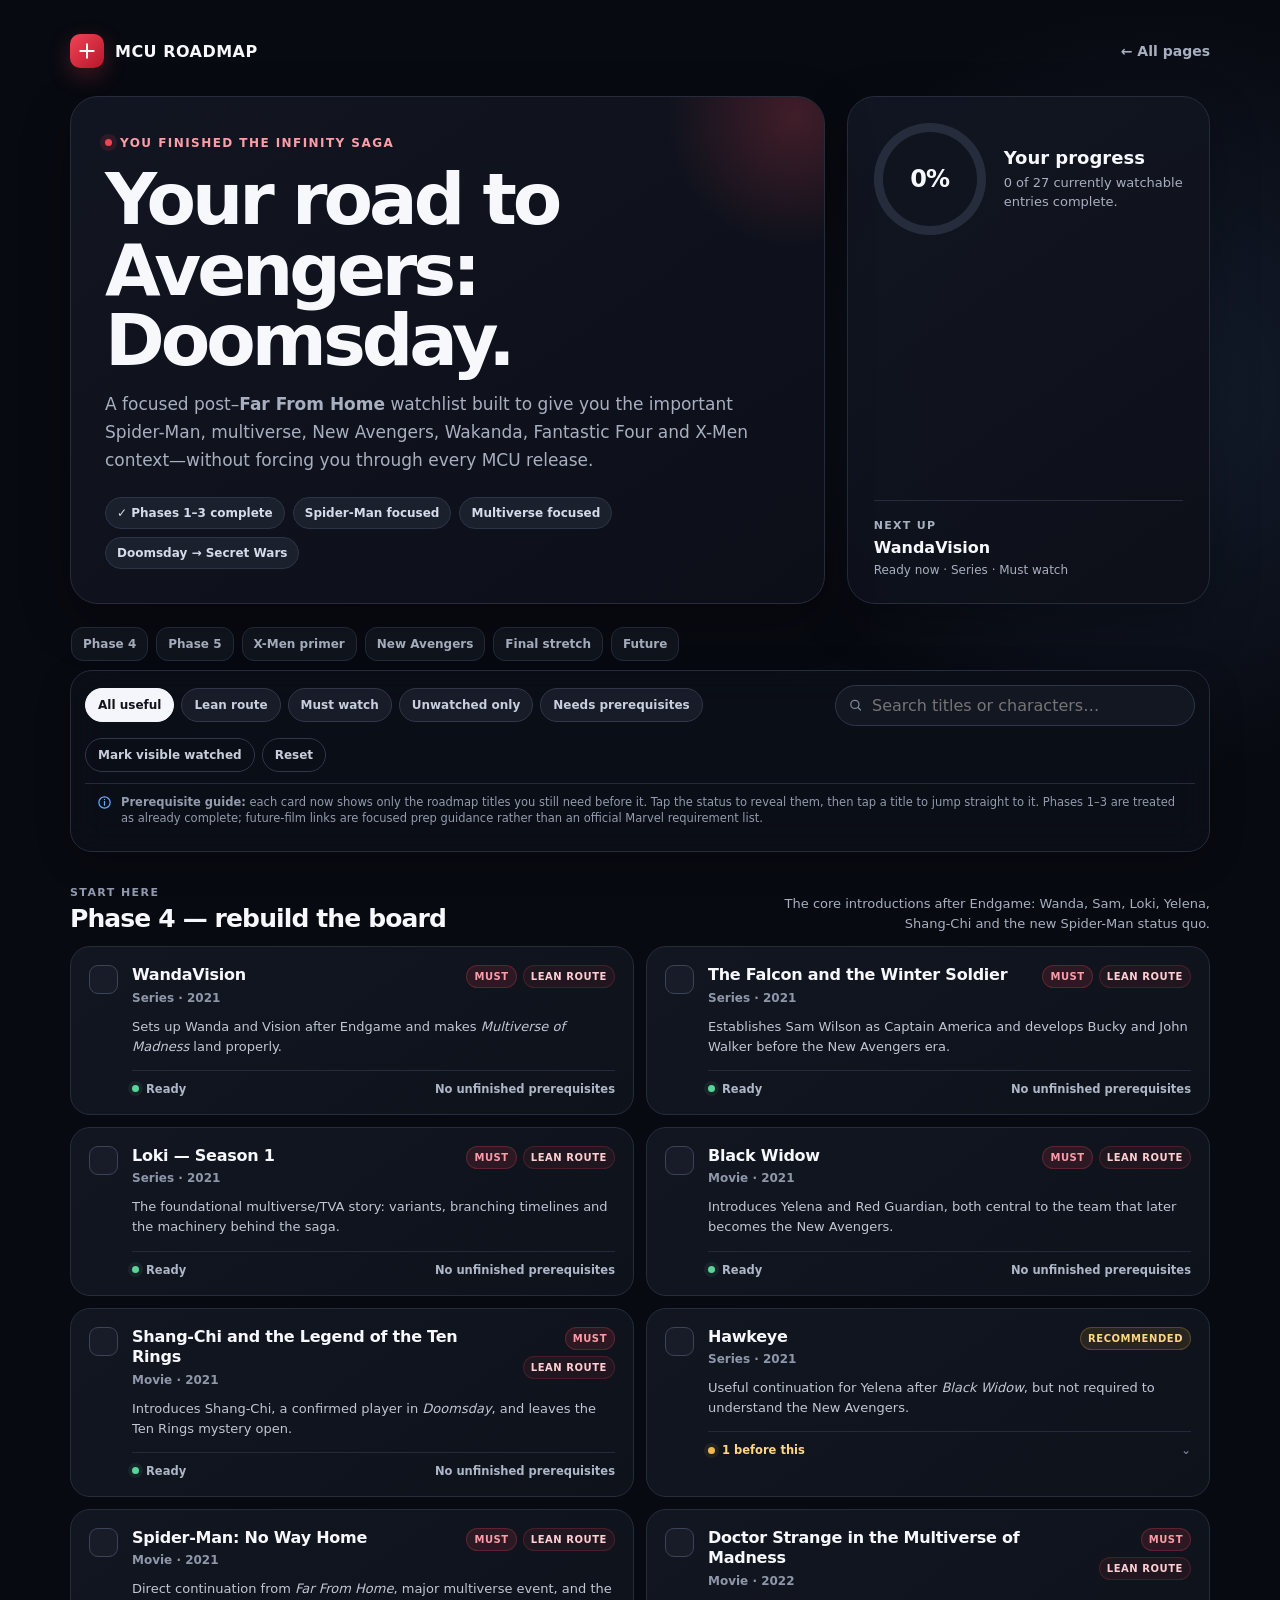
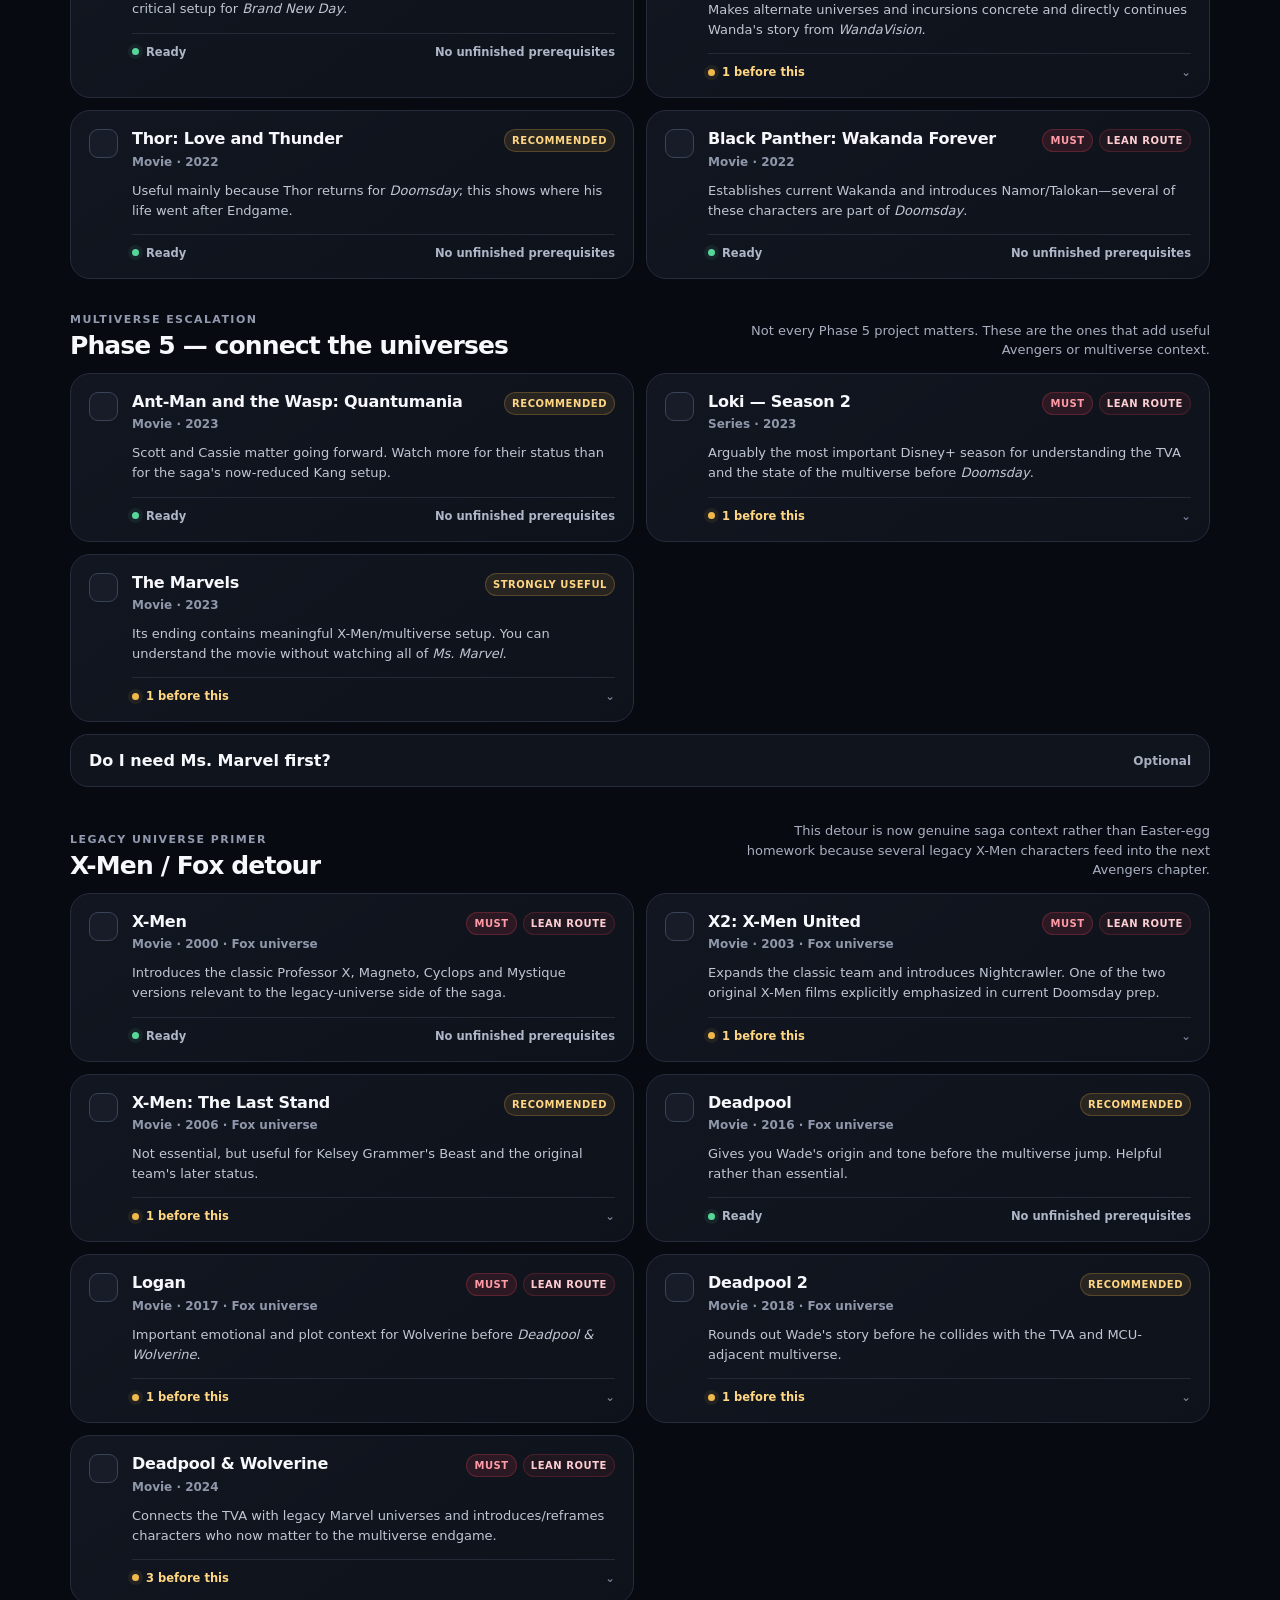
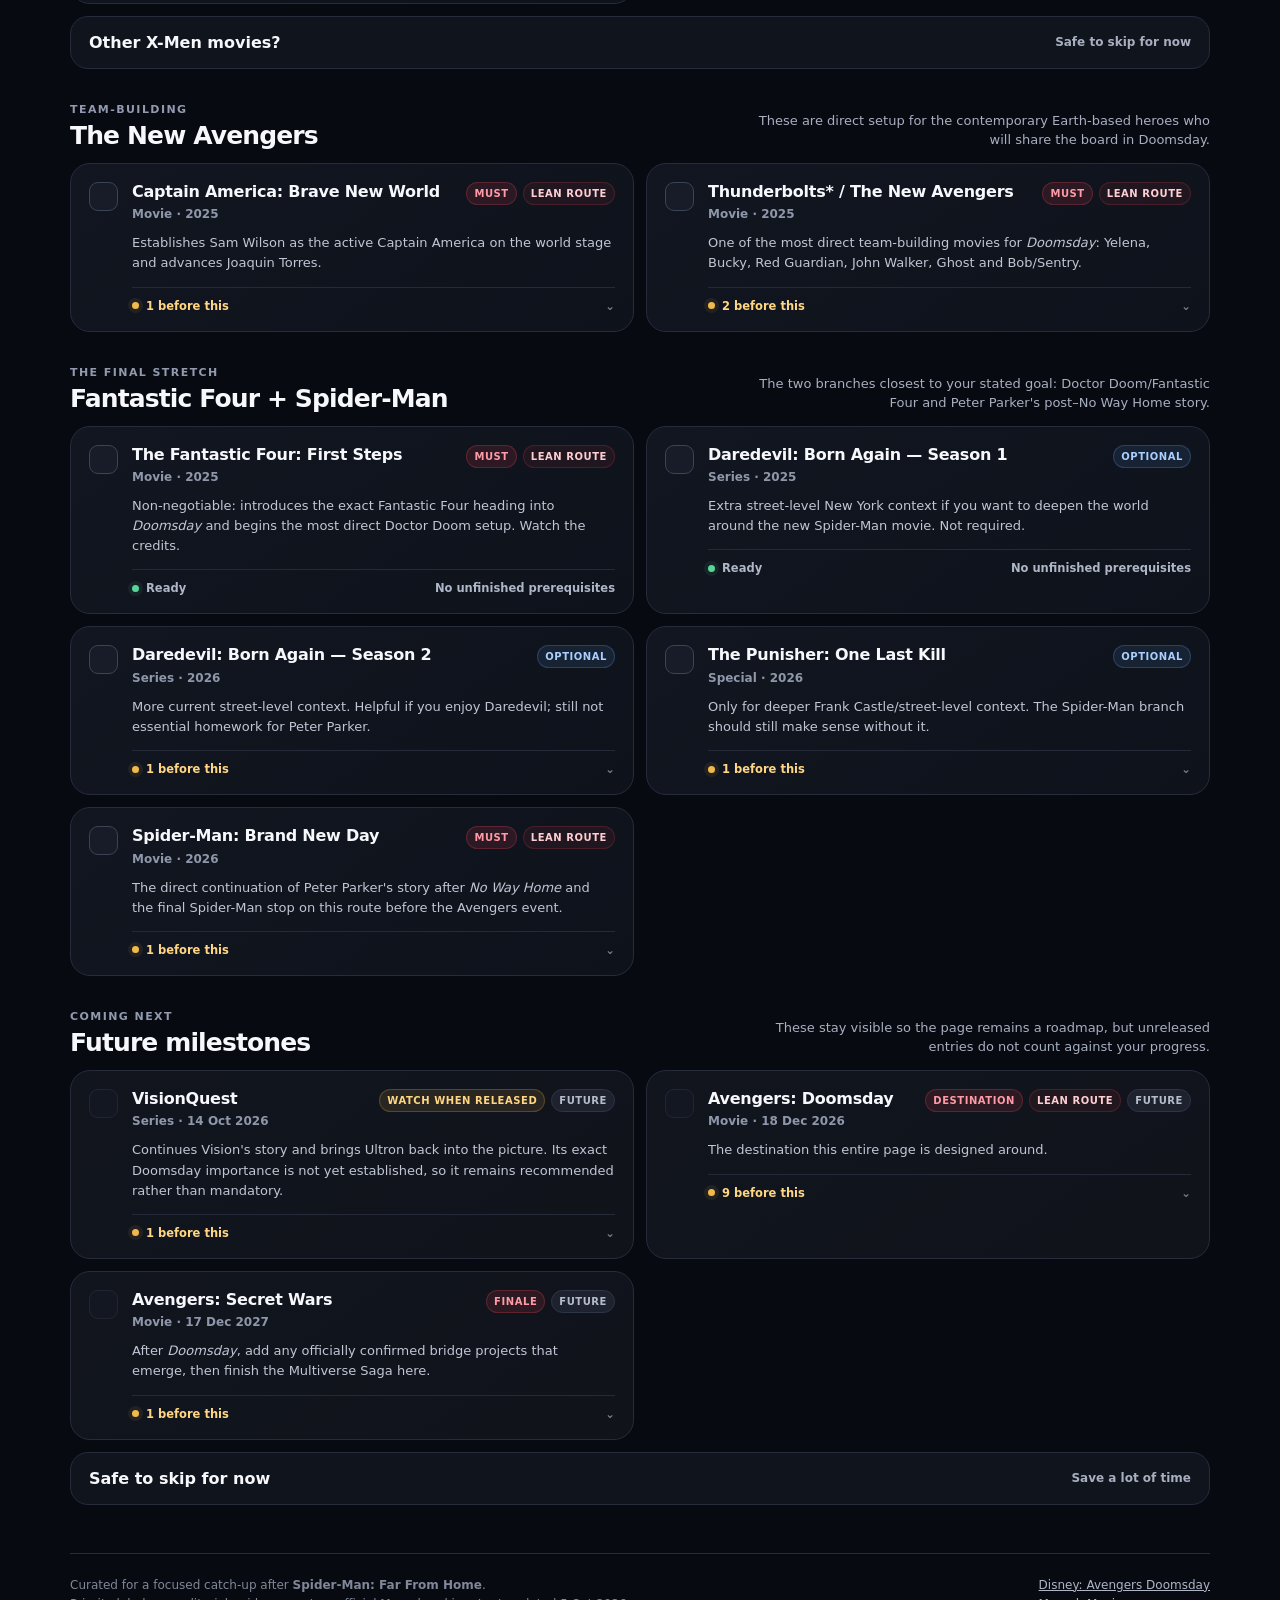
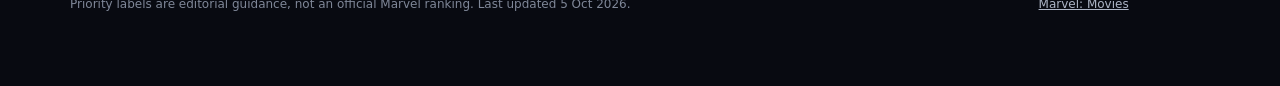
<file: mcu-doomsday-watchlist/index.html>
<!DOCTYPE html>
<html lang="en">
<head>
  <meta charset="utf-8" />
  <meta name="viewport" content="width=device-width, initial-scale=1" />
  <meta name="theme-color" content="#090b12" />
  <title>MCU Road to Doomsday</title>
  <style>
    :root{
      --bg:#080a11;--bg2:#0d101a;--panel:#111520;--panel2:#171c29;--text:#f7f8fc;--muted:#a8afc0;
      --line:#262c3c;--red:#f04455;--red2:#ff6b78;--gold:#f1b84b;--blue:#68a7ff;--green:#57d69a;
      --shadow:0 18px 50px rgba(0,0,0,.28)
    }
    *{box-sizing:border-box}
    html{scroll-behavior:smooth}
    body{margin:0;font-family:Inter,ui-sans-serif,system-ui,-apple-system,BlinkMacSystemFont,"Segoe UI",sans-serif;background:
      radial-gradient(circle at 20% -10%,rgba(240,68,85,.18),transparent 28rem),
      radial-gradient(circle at 90% 8%,rgba(104,167,255,.12),transparent 24rem),var(--bg);color:var(--text)}
    button,input{font:inherit}
    button{cursor:pointer}
    a{color:inherit}
    .wrap{max-width:1180px;margin:0 auto;padding:34px 20px 72px}
    .topbar{display:flex;align-items:center;justify-content:space-between;gap:16px;margin-bottom:28px}
    .brand{display:flex;align-items:center;gap:11px;font-weight:900;letter-spacing:.03em}
    .brandmark{width:34px;height:34px;border-radius:10px;display:grid;place-items:center;background:linear-gradient(135deg,var(--red),#b8172b);box-shadow:0 8px 22px rgba(240,68,85,.25)}
    .brandmark svg{width:20px;height:20px}
    .home{color:var(--muted);text-decoration:none;font-size:14px;font-weight:700}
    .home:hover{color:var(--text)}
    .hero{display:grid;grid-template-columns:minmax(0,1.35fr) minmax(260px,.65fr);gap:22px;align-items:stretch;margin-bottom:22px}
    .hero-main,.progress-card{border:1px solid var(--line);border-radius:28px;background:linear-gradient(145deg,rgba(18,22,34,.96),rgba(12,15,24,.96));box-shadow:var(--shadow)}
    .hero-main{padding:34px;position:relative;overflow:hidden}
    .hero-main:after{content:"";position:absolute;width:280px;height:280px;border-radius:50%;right:-110px;top:-120px;background:radial-gradient(circle,rgba(240,68,85,.22),transparent 65%);pointer-events:none}
    .eyebrow{display:inline-flex;align-items:center;gap:8px;color:#ff9ca7;font-size:12px;font-weight:900;letter-spacing:.12em;text-transform:uppercase}
    .eyebrow-dot{width:7px;height:7px;border-radius:50%;background:var(--red);box-shadow:0 0 0 5px rgba(240,68,85,.12)}
    h1{margin:14px 0 14px;font-size:clamp(38px,7vw,72px);line-height:.98;letter-spacing:-.055em;max-width:760px}
    .lede{margin:0;max-width:720px;color:var(--muted);font-size:17px;line-height:1.65}
    .hero-tags{display:flex;flex-wrap:wrap;gap:8px;margin-top:23px}
    .hero-tag{font-size:12px;font-weight:800;color:#d6dbea;background:#1b202d;border:1px solid #2d3446;border-radius:999px;padding:8px 11px}
    .progress-card{padding:26px;display:flex;flex-direction:column;justify-content:space-between}
    .progress-top{display:flex;align-items:center;gap:18px}
    .ring{--p:0;width:112px;height:112px;border-radius:50%;display:grid;place-items:center;background:conic-gradient(var(--red) calc(var(--p)*1%),#262c3b 0);position:relative;flex:0 0 auto}
    .ring:before{content:"";position:absolute;inset:9px;border-radius:50%;background:#10141e}
    .ring strong{position:relative;font-size:24px;letter-spacing:-.04em}
    .progress-copy h2{font-size:18px;margin:0 0 5px}.progress-copy p{margin:0;color:var(--muted);font-size:13px;line-height:1.5}
    .nextup{margin-top:22px;padding-top:18px;border-top:1px solid var(--line)}
    .nextup-label{font-size:11px;text-transform:uppercase;letter-spacing:.12em;color:var(--muted);font-weight:900}.nextup-title{font-weight:900;margin-top:6px;line-height:1.3}.nextup-meta{color:var(--muted);font-size:12px;margin-top:4px}
    .controls{position:sticky;top:10px;z-index:30;border:1px solid var(--line);background:rgba(12,15,24,.9);backdrop-filter:blur(18px);border-radius:22px;padding:14px;margin-bottom:24px;box-shadow:0 10px 35px rgba(0,0,0,.2)}
    .control-row{display:flex;align-items:center;justify-content:space-between;gap:12px;flex-wrap:wrap}
    .filters{display:flex;gap:7px;flex-wrap:wrap}
    .pill,.action{border:1px solid #303748;background:#171c28;color:#c8cedc;border-radius:999px;padding:9px 12px;font-size:12px;font-weight:850;transition:.15s ease}
    .pill:hover,.action:hover{border-color:#475269;color:#fff}.pill.active{background:#f4f6fb;color:#11141c;border-color:#f4f6fb}
    .pill[data-filter="lean"].active{background:var(--red);border-color:var(--red);color:white}
    .action{background:transparent}.action.danger:hover{border-color:#7f2c39;color:#ff9ca7}
    .search{position:relative;min-width:min(270px,100%);flex:1;max-width:360px}.search input{width:100%;border:1px solid #303748;background:#121722;color:#fff;border-radius:999px;padding:10px 14px 10px 36px;outline:none}.search input:focus{border-color:#68748d;box-shadow:0 0 0 3px rgba(104,167,255,.12)}.search svg{position:absolute;left:13px;top:50%;transform:translateY(-50%);width:15px;height:15px;color:#7f879a}
    .section{margin-top:34px;scroll-margin-top:110px}.section-head{display:flex;align-items:flex-end;justify-content:space-between;gap:14px;margin-bottom:13px}.section-kicker{font-size:11px;font-weight:900;text-transform:uppercase;letter-spacing:.13em;color:#929aaf}.section h2{font-size:25px;letter-spacing:-.035em;margin:5px 0 0}.section-note{font-size:13px;color:var(--muted);max-width:470px;line-height:1.5;text-align:right}
    .grid{display:grid;grid-template-columns:repeat(2,minmax(0,1fr));gap:12px}
    .item{border:1px solid var(--line);border-radius:20px;background:linear-gradient(145deg,#121620,#0e121b);padding:18px;display:grid;grid-template-columns:auto 1fr;gap:14px;position:relative;transition:.16s ease;min-width:0}
    .item:hover{border-color:#353e53;transform:translateY(-1px)}
    .item.done{opacity:.62}.item.done .title{text-decoration:line-through;text-decoration-color:#767d8e}
    .item.hidden{display:none}.item.unreleased{background:linear-gradient(145deg,#11151e,#10131a)}
    .check{width:29px;height:29px;border-radius:9px;border:1px solid #3b4356;background:#171c28;color:white;display:grid;place-items:center;padding:0;transition:.15s ease;flex:0 0 auto}.check:hover{border-color:#66718a}.done .check{background:var(--green);border-color:var(--green);color:#081510}.check svg{width:16px;height:16px;opacity:0}.done .check svg{opacity:1}.unreleased .check{cursor:not-allowed;opacity:.38}
    .item-body{min-width:0}.item-top{display:flex;justify-content:space-between;gap:12px;align-items:flex-start}.title{font-size:16px;font-weight:900;line-height:1.28;letter-spacing:-.015em}.meta{margin-top:5px;color:#8f97aa;font-size:12px;font-weight:650}.why{margin:12px 0 0;color:#c0c6d4;font-size:13px;line-height:1.55}
    .badges{display:flex;gap:6px;flex-wrap:wrap;justify-content:flex-end}.badge{font-size:10px;font-weight:900;text-transform:uppercase;letter-spacing:.055em;padding:5px 7px;border-radius:999px;border:1px solid transparent;white-space:nowrap}.must{color:#ff9ba6;background:rgba(240,68,85,.12);border-color:rgba(240,68,85,.25)}.recommended{color:#ffd683;background:rgba(241,184,75,.11);border-color:rgba(241,184,75,.23)}.optional{color:#a8cfff;background:rgba(104,167,255,.1);border-color:rgba(104,167,255,.23)}.lean{color:#ffced3;background:rgba(240,68,85,.08);border-color:rgba(240,68,85,.18)}.future{color:#b6bdca;background:#1d222e;border-color:#2e3545}
    .phase-nav{display:flex;gap:8px;overflow:auto;padding:1px 1px 5px;scrollbar-width:none;margin-bottom:4px}.phase-nav::-webkit-scrollbar{display:none}.phase-nav a{flex:0 0 auto;text-decoration:none;border:1px solid var(--line);border-radius:12px;padding:9px 11px;color:#adb4c4;font-size:12px;font-weight:800;background:#11151e}.phase-nav a:hover{color:#fff;border-color:#3a4357}
    details{border:1px solid var(--line);border-radius:18px;background:#10141d;margin-top:12px;overflow:hidden}summary{list-style:none;cursor:pointer;padding:16px 18px;font-weight:900;display:flex;align-items:center;justify-content:space-between;gap:12px}summary::-webkit-details-marker{display:none}summary span:last-child{color:var(--muted);font-size:12px;font-weight:700}.details-body{border-top:1px solid var(--line);padding:16px 18px;color:var(--muted);font-size:13px;line-height:1.65}.skip-list{display:flex;flex-wrap:wrap;gap:7px;margin-top:10px}.skip{padding:7px 9px;border-radius:9px;background:#171c27;color:#b7bdca;border:1px solid #292f3e;font-size:12px;font-weight:750}
    .footer{margin-top:48px;padding-top:22px;border-top:1px solid var(--line);display:flex;justify-content:space-between;gap:16px;color:#7f8798;font-size:12px;line-height:1.6;flex-wrap:wrap}.footer a{color:#adb5c6}.empty{display:none;border:1px dashed #394154;border-radius:18px;color:var(--muted);text-align:center;padding:32px 18px;margin-top:16px}.empty.show{display:block}
    .dependency-help{display:flex;align-items:flex-start;gap:9px;margin-top:11px;padding:10px 12px;border-top:1px solid #242a39;color:#939bad;font-size:11.5px;line-height:1.45}.dependency-help svg{width:15px;height:15px;flex:0 0 auto;margin-top:1px;color:var(--blue)}
    .dep-status{margin-top:13px;border-top:1px solid #242a37;padding-top:11px}.dep-toggle,.dep-ready{width:100%;display:flex;align-items:center;justify-content:space-between;gap:10px;border:0;background:transparent;padding:0;color:#aeb6c8;font-size:11.5px;font-weight:800;text-align:left}.dep-toggle{cursor:pointer}.dep-toggle:hover{color:#fff}.dep-left{display:flex;align-items:center;gap:7px;min-width:0}.dep-dot{width:7px;height:7px;border-radius:50%;background:var(--gold);box-shadow:0 0 0 4px rgba(241,184,75,.08);flex:0 0 auto}.dep-ready .dep-dot{background:var(--green);box-shadow:0 0 0 4px rgba(87,214,154,.08)}.dep-count{color:#ffd683}.dep-chevron{color:#778196;transition:transform .15s ease}.dep-status.open .dep-chevron{transform:rotate(180deg)}.dep-list{display:none;gap:7px;flex-wrap:wrap;padding-top:10px}.dep-status.open .dep-list{display:flex}.dep-chip{border:1px solid #3b4253;background:#171c27;color:#d8ddea;border-radius:10px;padding:7px 9px;font-size:11.5px;font-weight:800;line-height:1.2;cursor:pointer}.dep-chip:hover{border-color:#65718b;background:#1c2230}.dep-chip:before{content:"↳";color:var(--gold);margin-right:6px}.dep-note{width:100%;color:#7f8798;font-size:10.5px;line-height:1.45;margin-top:2px}.item.dep-flash{animation:depflash 1.4s ease}@keyframes depflash{0%,100%{box-shadow:none}20%{box-shadow:0 0 0 3px rgba(241,184,75,.45),0 15px 40px rgba(0,0,0,.25)}}
    @media(max-width:820px){.hero{grid-template-columns:1fr}.grid{grid-template-columns:1fr}.progress-card{min-height:190px}.section-note{text-align:left}.section-head{align-items:flex-start;flex-direction:column}.controls{top:6px}.control-row{align-items:stretch}.search{max-width:none;min-width:100%}}
    @media(max-width:520px){.wrap{padding:22px 13px 56px}.hero-main{padding:25px 20px}.progress-card{padding:20px}.topbar{margin-bottom:18px}.brand span:last-child{font-size:14px}.item{padding:15px;gap:11px}.item-top{flex-direction:column}.badges{justify-content:flex-start}.controls{border-radius:18px;padding:10px}.pill,.action{padding:8px 10px}.ring{width:92px;height:92px}.hero-tags{gap:6px}.hero-tag{padding:7px 9px}.section{margin-top:29px}}
    @media(prefers-reduced-motion:reduce){html{scroll-behavior:auto}.item,.pill,.action{transition:none}}
  </style>
</head>
<body>
  <main class="wrap" id="app">
    <header class="topbar">
      <div class="brand"><div class="brandmark" aria-hidden="true"><svg viewBox="0 0 24 24" fill="none"><path d="M4 12h16M12 4v16" stroke="currentColor" stroke-width="2.4" stroke-linecap="round"/></svg></div><span>MCU ROADMAP</span></div>
      <a class="home" href="../">← All pages</a>
    </header>

    <section class="hero">
      <div class="hero-main">
        <div class="eyebrow"><span class="eyebrow-dot"></span> You finished the Infinity Saga</div>
        <h1>Your road to<br>Avengers: Doomsday.</h1>
        <p class="lede">A focused post–<strong>Far From Home</strong> watchlist built to give you the important Spider-Man, multiverse, New Avengers, Wakanda, Fantastic Four and X-Men context—without forcing you through every MCU release.</p>
        <div class="hero-tags">
          <span class="hero-tag">✓ Phases 1–3 complete</span>
          <span class="hero-tag">Spider-Man focused</span>
          <span class="hero-tag">Multiverse focused</span>
          <span class="hero-tag">Doomsday → Secret Wars</span>
        </div>
      </div>
      <aside class="progress-card" aria-live="polite">
        <div class="progress-top">
          <div class="ring" id="ring"><strong id="progressPct">0%</strong></div>
          <div class="progress-copy"><h2>Your progress</h2><p><span id="doneCount">0</span> of <span id="availableCount">0</span> currently watchable entries complete.</p></div>
        </div>
        <div class="nextup">
          <div class="nextup-label">Next up</div>
          <div class="nextup-title" id="nextTitle">WandaVision</div>
          <div class="nextup-meta" id="nextMeta">Series · Must watch</div>
        </div>
      </aside>
    </section>

    <nav class="phase-nav" aria-label="Jump to section">
      <a href="#phase4">Phase 4</a><a href="#phase5">Phase 5</a><a href="#xmen">X-Men primer</a><a href="#newavengers">New Avengers</a><a href="#finalstretch">Final stretch</a><a href="#future">Future</a>
    </nav>

    <section class="controls" aria-label="Watchlist controls">
      <div class="control-row">
        <div class="filters" id="filters">
          <button class="pill active" type="button" data-filter="all">All useful</button>
          <button class="pill" type="button" data-filter="lean">Lean route</button>
          <button class="pill" type="button" data-filter="must">Must watch</button>
          <button class="pill" type="button" data-filter="unwatched">Unwatched only</button>
          <button class="pill" type="button" data-filter="blocked">Needs prerequisites</button>
        </div>
        <div class="search"><svg viewBox="0 0 24 24" fill="none" aria-hidden="true"><circle cx="11" cy="11" r="6.5" stroke="currentColor" stroke-width="2"/><path d="m16 16 4 4" stroke="currentColor" stroke-width="2" stroke-linecap="round"/></svg><input id="search" type="search" placeholder="Search titles or characters…" aria-label="Search watchlist" /></div>
        <div class="filters"><button class="action" type="button" id="markVisible">Mark visible watched</button><button class="action danger" type="button" id="reset">Reset</button></div>
      </div>
      <div class="dependency-help"><svg viewBox="0 0 24 24" fill="none" aria-hidden="true"><circle cx="12" cy="12" r="9" stroke="currentColor" stroke-width="2"/><path d="M12 10v6M12 7h.01" stroke="currentColor" stroke-width="2" stroke-linecap="round"/></svg><span><strong>Prerequisite guide:</strong> each card now shows only the roadmap titles you still need before it. Tap the status to reveal them, then tap a title to jump straight to it. Phases 1–3 are treated as already complete; future-film links are focused prep guidance rather than an official Marvel requirement list.</span></div>
    </section>

    <section class="section" id="phase4" data-section>
      <div class="section-head"><div><div class="section-kicker">Start here</div><h2>Phase 4 — rebuild the board</h2></div><div class="section-note">The core introductions after Endgame: Wanda, Sam, Loki, Yelena, Shang-Chi and the new Spider-Man status quo.</div></div>
      <div class="grid">
        <article class="item" data-id="wandavision" data-priority="must" data-lean="true" data-search="wandavision wanda vision multiverse">
          <button class="check" type="button" aria-label="Mark WandaVision watched"><svg viewBox="0 0 24 24" fill="none"><path d="m5 12 4 4L19 7" stroke="currentColor" stroke-width="2.5" stroke-linecap="round" stroke-linejoin="round"/></svg></button><div class="item-body"><div class="item-top"><div><div class="title">WandaVision</div><div class="meta">Series · 2021</div></div><div class="badges"><span class="badge must">Must</span><span class="badge lean">Lean route</span></div></div><p class="why">Sets up Wanda and Vision after Endgame and makes <em>Multiverse of Madness</em> land properly.</p></div>
        </article>
        <article class="item" data-id="fatws" data-priority="must" data-lean="true" data-search="falcon winter soldier sam wilson bucky john walker captain america">
          <button class="check" type="button" aria-label="Mark The Falcon and the Winter Soldier watched"><svg viewBox="0 0 24 24" fill="none"><path d="m5 12 4 4L19 7" stroke="currentColor" stroke-width="2.5" stroke-linecap="round" stroke-linejoin="round"/></svg></button><div class="item-body"><div class="item-top"><div><div class="title">The Falcon and the Winter Soldier</div><div class="meta">Series · 2021</div></div><div class="badges"><span class="badge must">Must</span><span class="badge lean">Lean route</span></div></div><p class="why">Establishes Sam Wilson as Captain America and develops Bucky and John Walker before the New Avengers era.</p></div>
        </article>
        <article class="item" data-id="loki1" data-priority="must" data-lean="true" data-search="loki season 1 tva variants timelines multiverse">
          <button class="check" type="button" aria-label="Mark Loki Season 1 watched"><svg viewBox="0 0 24 24" fill="none"><path d="m5 12 4 4L19 7" stroke="currentColor" stroke-width="2.5" stroke-linecap="round" stroke-linejoin="round"/></svg></button><div class="item-body"><div class="item-top"><div><div class="title">Loki — Season 1</div><div class="meta">Series · 2021</div></div><div class="badges"><span class="badge must">Must</span><span class="badge lean">Lean route</span></div></div><p class="why">The foundational multiverse/TVA story: variants, branching timelines and the machinery behind the saga.</p></div>
        </article>
        <article class="item" data-id="blackwidow" data-priority="must" data-lean="true" data-search="black widow natasha yelena red guardian taskmaster">
          <button class="check" type="button" aria-label="Mark Black Widow watched"><svg viewBox="0 0 24 24" fill="none"><path d="m5 12 4 4L19 7" stroke="currentColor" stroke-width="2.5" stroke-linecap="round" stroke-linejoin="round"/></svg></button><div class="item-body"><div class="item-top"><div><div class="title">Black Widow</div><div class="meta">Movie · 2021</div></div><div class="badges"><span class="badge must">Must</span><span class="badge lean">Lean route</span></div></div><p class="why">Introduces Yelena and Red Guardian, both central to the team that later becomes the New Avengers.</p></div>
        </article>
        <article class="item" data-id="shangchi" data-priority="must" data-lean="true" data-search="shang chi ten rings wong bruce banner captain marvel">
          <button class="check" type="button" aria-label="Mark Shang-Chi watched"><svg viewBox="0 0 24 24" fill="none"><path d="m5 12 4 4L19 7" stroke="currentColor" stroke-width="2.5" stroke-linecap="round" stroke-linejoin="round"/></svg></button><div class="item-body"><div class="item-top"><div><div class="title">Shang-Chi and the Legend of the Ten Rings</div><div class="meta">Movie · 2021</div></div><div class="badges"><span class="badge must">Must</span><span class="badge lean">Lean route</span></div></div><p class="why">Introduces Shang-Chi, a confirmed player in <em>Doomsday</em>, and leaves the Ten Rings mystery open.</p></div>
        </article>
        <article class="item" data-id="hawkeye" data-priority="recommended" data-lean="false" data-search="hawkeye clint barton kate bishop yelena kingpin">
          <button class="check" type="button" aria-label="Mark Hawkeye watched"><svg viewBox="0 0 24 24" fill="none"><path d="m5 12 4 4L19 7" stroke="currentColor" stroke-width="2.5" stroke-linecap="round" stroke-linejoin="round"/></svg></button><div class="item-body"><div class="item-top"><div><div class="title">Hawkeye</div><div class="meta">Series · 2021</div></div><div class="badges"><span class="badge recommended">Recommended</span></div></div><p class="why">Useful continuation for Yelena after <em>Black Widow</em>, but not required to understand the New Avengers.</p></div>
        </article>
        <article class="item" data-id="nwh" data-priority="must" data-lean="true" data-search="spider man no way home peter parker doctor strange multiverse tobey andrew">
          <button class="check" type="button" aria-label="Mark Spider-Man No Way Home watched"><svg viewBox="0 0 24 24" fill="none"><path d="m5 12 4 4L19 7" stroke="currentColor" stroke-width="2.5" stroke-linecap="round" stroke-linejoin="round"/></svg></button><div class="item-body"><div class="item-top"><div><div class="title">Spider-Man: No Way Home</div><div class="meta">Movie · 2021</div></div><div class="badges"><span class="badge must">Must</span><span class="badge lean">Lean route</span></div></div><p class="why">Direct continuation from <em>Far From Home</em>, major multiverse event, and the critical setup for <em>Brand New Day</em>.</p></div>
        </article>
        <article class="item" data-id="mom" data-priority="must" data-lean="true" data-search="doctor strange multiverse madness wanda scarlet witch incursions illuminati">
          <button class="check" type="button" aria-label="Mark Doctor Strange in the Multiverse of Madness watched"><svg viewBox="0 0 24 24" fill="none"><path d="m5 12 4 4L19 7" stroke="currentColor" stroke-width="2.5" stroke-linecap="round" stroke-linejoin="round"/></svg></button><div class="item-body"><div class="item-top"><div><div class="title">Doctor Strange in the Multiverse of Madness</div><div class="meta">Movie · 2022</div></div><div class="badges"><span class="badge must">Must</span><span class="badge lean">Lean route</span></div></div><p class="why">Makes alternate universes and incursions concrete and directly continues Wanda's story from <em>WandaVision</em>.</p></div>
        </article>
        <article class="item" data-id="thor4" data-priority="recommended" data-lean="false" data-search="thor love thunder jane foster valkyrie">
          <button class="check" type="button" aria-label="Mark Thor Love and Thunder watched"><svg viewBox="0 0 24 24" fill="none"><path d="m5 12 4 4L19 7" stroke="currentColor" stroke-width="2.5" stroke-linecap="round" stroke-linejoin="round"/></svg></button><div class="item-body"><div class="item-top"><div><div class="title">Thor: Love and Thunder</div><div class="meta">Movie · 2022</div></div><div class="badges"><span class="badge recommended">Recommended</span></div></div><p class="why">Useful mainly because Thor returns for <em>Doomsday</em>; this shows where his life went after Endgame.</p></div>
        </article>
        <article class="item" data-id="wakanda2" data-priority="must" data-lean="true" data-search="black panther wakanda forever shuri namor mbaku namora ironheart">
          <button class="check" type="button" aria-label="Mark Black Panther Wakanda Forever watched"><svg viewBox="0 0 24 24" fill="none"><path d="m5 12 4 4L19 7" stroke="currentColor" stroke-width="2.5" stroke-linecap="round" stroke-linejoin="round"/></svg></button><div class="item-body"><div class="item-top"><div><div class="title">Black Panther: Wakanda Forever</div><div class="meta">Movie · 2022</div></div><div class="badges"><span class="badge must">Must</span><span class="badge lean">Lean route</span></div></div><p class="why">Establishes current Wakanda and introduces Namor/Talokan—several of these characters are part of <em>Doomsday</em>.</p></div>
        </article>
      </div>
    </section>

    <section class="section" id="phase5" data-section>
      <div class="section-head"><div><div class="section-kicker">Multiverse escalation</div><h2>Phase 5 — connect the universes</h2></div><div class="section-note">Not every Phase 5 project matters. These are the ones that add useful Avengers or multiverse context.</div></div>
      <div class="grid">
        <article class="item" data-id="quantumania" data-priority="recommended" data-lean="false" data-search="ant man wasp quantumania scott lang cassie quantum realm kang">
          <button class="check" type="button" aria-label="Mark Ant-Man and the Wasp Quantumania watched"><svg viewBox="0 0 24 24" fill="none"><path d="m5 12 4 4L19 7" stroke="currentColor" stroke-width="2.5" stroke-linecap="round" stroke-linejoin="round"/></svg></button><div class="item-body"><div class="item-top"><div><div class="title">Ant-Man and the Wasp: Quantumania</div><div class="meta">Movie · 2023</div></div><div class="badges"><span class="badge recommended">Recommended</span></div></div><p class="why">Scott and Cassie matter going forward. Watch more for their status than for the saga's now-reduced Kang setup.</p></div>
        </article>
        <article class="item" data-id="loki2" data-priority="must" data-lean="true" data-search="loki season 2 tva multiverse timelines mobius sylvie">
          <button class="check" type="button" aria-label="Mark Loki Season 2 watched"><svg viewBox="0 0 24 24" fill="none"><path d="m5 12 4 4L19 7" stroke="currentColor" stroke-width="2.5" stroke-linecap="round" stroke-linejoin="round"/></svg></button><div class="item-body"><div class="item-top"><div><div class="title">Loki — Season 2</div><div class="meta">Series · 2023</div></div><div class="badges"><span class="badge must">Must</span><span class="badge lean">Lean route</span></div></div><p class="why">Arguably the most important Disney+ season for understanding the TVA and the state of the multiverse before <em>Doomsday</em>.</p></div>
        </article>
        <article class="item" data-id="marvels" data-priority="recommended" data-lean="false" data-search="the marvels captain marvel monica rambeau ms marvel kamala x men beast multiverse">
          <button class="check" type="button" aria-label="Mark The Marvels watched"><svg viewBox="0 0 24 24" fill="none"><path d="m5 12 4 4L19 7" stroke="currentColor" stroke-width="2.5" stroke-linecap="round" stroke-linejoin="round"/></svg></button><div class="item-body"><div class="item-top"><div><div class="title">The Marvels</div><div class="meta">Movie · 2023</div></div><div class="badges"><span class="badge recommended">Strongly useful</span></div></div><p class="why">Its ending contains meaningful X-Men/multiverse setup. You can understand the movie without watching all of <em>Ms. Marvel</em>.</p></div>
        </article>
      </div>
      <details><summary><span>Do I need Ms. Marvel first?</span><span>Optional</span></summary><div class="details-body">No. <em>Ms. Marvel</em> gives Kamala Khan a fuller introduction, but it is not important enough to the Doomsday path to make six extra episodes mandatory. Watch it only if you want more Kamala context before <em>The Marvels</em>.</div></details>
    </section>

    <section class="section" id="xmen" data-section>
      <div class="section-head"><div><div class="section-kicker">Legacy universe primer</div><h2>X-Men / Fox detour</h2></div><div class="section-note">This detour is now genuine saga context rather than Easter-egg homework because several legacy X-Men characters feed into the next Avengers chapter.</div></div>
      <div class="grid">
        <article class="item" data-id="xmen1" data-priority="must" data-lean="true" data-search="x men 2000 professor x magneto cyclops mystique fox">
          <button class="check" type="button" aria-label="Mark X-Men 2000 watched"><svg viewBox="0 0 24 24" fill="none"><path d="m5 12 4 4L19 7" stroke="currentColor" stroke-width="2.5" stroke-linecap="round" stroke-linejoin="round"/></svg></button><div class="item-body"><div class="item-top"><div><div class="title">X-Men</div><div class="meta">Movie · 2000 · Fox universe</div></div><div class="badges"><span class="badge must">Must</span><span class="badge lean">Lean route</span></div></div><p class="why">Introduces the classic Professor X, Magneto, Cyclops and Mystique versions relevant to the legacy-universe side of the saga.</p></div>
        </article>
        <article class="item" data-id="x2" data-priority="must" data-lean="true" data-search="x2 x men united nightcrawler professor x magneto cyclops fox">
          <button class="check" type="button" aria-label="Mark X2 X-Men United watched"><svg viewBox="0 0 24 24" fill="none"><path d="m5 12 4 4L19 7" stroke="currentColor" stroke-width="2.5" stroke-linecap="round" stroke-linejoin="round"/></svg></button><div class="item-body"><div class="item-top"><div><div class="title">X2: X-Men United</div><div class="meta">Movie · 2003 · Fox universe</div></div><div class="badges"><span class="badge must">Must</span><span class="badge lean">Lean route</span></div></div><p class="why">Expands the classic team and introduces Nightcrawler. One of the two original X-Men films explicitly emphasized in current Doomsday prep.</p></div>
        </article>
        <article class="item" data-id="x3" data-priority="recommended" data-lean="false" data-search="x men last stand beast kelsey grammer magneto professor x">
          <button class="check" type="button" aria-label="Mark X-Men The Last Stand watched"><svg viewBox="0 0 24 24" fill="none"><path d="m5 12 4 4L19 7" stroke="currentColor" stroke-width="2.5" stroke-linecap="round" stroke-linejoin="round"/></svg></button><div class="item-body"><div class="item-top"><div><div class="title">X-Men: The Last Stand</div><div class="meta">Movie · 2006 · Fox universe</div></div><div class="badges"><span class="badge recommended">Recommended</span></div></div><p class="why">Not essential, but useful for Kelsey Grammer's Beast and the original team's later status.</p></div>
        </article>
        <article class="item" data-id="deadpool1" data-priority="recommended" data-lean="false" data-search="deadpool wade wilson colossus negasonic fox">
          <button class="check" type="button" aria-label="Mark Deadpool watched"><svg viewBox="0 0 24 24" fill="none"><path d="m5 12 4 4L19 7" stroke="currentColor" stroke-width="2.5" stroke-linecap="round" stroke-linejoin="round"/></svg></button><div class="item-body"><div class="item-top"><div><div class="title">Deadpool</div><div class="meta">Movie · 2016 · Fox universe</div></div><div class="badges"><span class="badge recommended">Recommended</span></div></div><p class="why">Gives you Wade's origin and tone before the multiverse jump. Helpful rather than essential.</p></div>
        </article>
        <article class="item" data-id="logan" data-priority="must" data-lean="true" data-search="logan wolverine hugh jackman xavier deadpool wolverine">
          <button class="check" type="button" aria-label="Mark Logan watched"><svg viewBox="0 0 24 24" fill="none"><path d="m5 12 4 4L19 7" stroke="currentColor" stroke-width="2.5" stroke-linecap="round" stroke-linejoin="round"/></svg></button><div class="item-body"><div class="item-top"><div><div class="title">Logan</div><div class="meta">Movie · 2017 · Fox universe</div></div><div class="badges"><span class="badge must">Must</span><span class="badge lean">Lean route</span></div></div><p class="why">Important emotional and plot context for Wolverine before <em>Deadpool & Wolverine</em>.</p></div>
        </article>
        <article class="item" data-id="deadpool2" data-priority="recommended" data-lean="false" data-search="deadpool 2 wade cable domino x force">
          <button class="check" type="button" aria-label="Mark Deadpool 2 watched"><svg viewBox="0 0 24 24" fill="none"><path d="m5 12 4 4L19 7" stroke="currentColor" stroke-width="2.5" stroke-linecap="round" stroke-linejoin="round"/></svg></button><div class="item-body"><div class="item-top"><div><div class="title">Deadpool 2</div><div class="meta">Movie · 2018 · Fox universe</div></div><div class="badges"><span class="badge recommended">Recommended</span></div></div><p class="why">Rounds out Wade's story before he collides with the TVA and MCU-adjacent multiverse.</p></div>
        </article>
        <article class="item" data-id="dpw" data-priority="must" data-lean="true" data-search="deadpool wolverine tva gambit legacy marvel universes void">
          <button class="check" type="button" aria-label="Mark Deadpool and Wolverine watched"><svg viewBox="0 0 24 24" fill="none"><path d="m5 12 4 4L19 7" stroke="currentColor" stroke-width="2.5" stroke-linecap="round" stroke-linejoin="round"/></svg></button><div class="item-body"><div class="item-top"><div><div class="title">Deadpool & Wolverine</div><div class="meta">Movie · 2024</div></div><div class="badges"><span class="badge must">Must</span><span class="badge lean">Lean route</span></div></div><p class="why">Connects the TVA with legacy Marvel universes and introduces/reframes characters who now matter to the multiverse endgame.</p></div>
        </article>
      </div>
      <details><summary><span>Other X-Men movies?</span><span>Safe to skip for now</span></summary><div class="details-body">For this focused route, you can leave <em>X-Men Origins: Wolverine</em>, <em>First Class</em>, <em>The Wolverine</em>, <em>Days of Future Past</em>, <em>Apocalypse</em>, <em>Dark Phoenix</em> and <em>New Mutants</em> for later. They add lore, but they are not required to follow the core route above.</div></details>
    </section>

    <section class="section" id="newavengers" data-section>
      <div class="section-head"><div><div class="section-kicker">Team-building</div><h2>The New Avengers</h2></div><div class="section-note">These are direct setup for the contemporary Earth-based heroes who will share the board in Doomsday.</div></div>
      <div class="grid">
        <article class="item" data-id="bravenewworld" data-priority="must" data-lean="true" data-search="captain america brave new world sam wilson joaquin torres falcon red hulk">
          <button class="check" type="button" aria-label="Mark Captain America Brave New World watched"><svg viewBox="0 0 24 24" fill="none"><path d="m5 12 4 4L19 7" stroke="currentColor" stroke-width="2.5" stroke-linecap="round" stroke-linejoin="round"/></svg></button><div class="item-body"><div class="item-top"><div><div class="title">Captain America: Brave New World</div><div class="meta">Movie · 2025</div></div><div class="badges"><span class="badge must">Must</span><span class="badge lean">Lean route</span></div></div><p class="why">Establishes Sam Wilson as the active Captain America on the world stage and advances Joaquin Torres.</p></div>
        </article>
        <article class="item" data-id="thunderbolts" data-priority="must" data-lean="true" data-search="thunderbolts new avengers yelena bucky red guardian john walker ghost sentry bob">
          <button class="check" type="button" aria-label="Mark Thunderbolts watched"><svg viewBox="0 0 24 24" fill="none"><path d="m5 12 4 4L19 7" stroke="currentColor" stroke-width="2.5" stroke-linecap="round" stroke-linejoin="round"/></svg></button><div class="item-body"><div class="item-top"><div><div class="title">Thunderbolts* / The New Avengers</div><div class="meta">Movie · 2025</div></div><div class="badges"><span class="badge must">Must</span><span class="badge lean">Lean route</span></div></div><p class="why">One of the most direct team-building movies for <em>Doomsday</em>: Yelena, Bucky, Red Guardian, John Walker, Ghost and Bob/Sentry.</p></div>
        </article>
      </div>
    </section>

    <section class="section" id="finalstretch" data-section>
      <div class="section-head"><div><div class="section-kicker">The final stretch</div><h2>Fantastic Four + Spider-Man</h2></div><div class="section-note">The two branches closest to your stated goal: Doctor Doom/Fantastic Four and Peter Parker's post–No Way Home story.</div></div>
      <div class="grid">
        <article class="item" data-id="fantastic4" data-priority="must" data-lean="true" data-search="fantastic four first steps reed richards sue storm johnny thing doctor doom">
          <button class="check" type="button" aria-label="Mark The Fantastic Four First Steps watched"><svg viewBox="0 0 24 24" fill="none"><path d="m5 12 4 4L19 7" stroke="currentColor" stroke-width="2.5" stroke-linecap="round" stroke-linejoin="round"/></svg></button><div class="item-body"><div class="item-top"><div><div class="title">The Fantastic Four: First Steps</div><div class="meta">Movie · 2025</div></div><div class="badges"><span class="badge must">Must</span><span class="badge lean">Lean route</span></div></div><p class="why">Non-negotiable: introduces the exact Fantastic Four heading into <em>Doomsday</em> and begins the most direct Doctor Doom setup. Watch the credits.</p></div>
        </article>
        <article class="item" data-id="daredevil1" data-priority="optional" data-lean="false" data-search="daredevil born again season 1 matt murdock kingpin punisher street level spider man">
          <button class="check" type="button" aria-label="Mark Daredevil Born Again Season 1 watched"><svg viewBox="0 0 24 24" fill="none"><path d="m5 12 4 4L19 7" stroke="currentColor" stroke-width="2.5" stroke-linecap="round" stroke-linejoin="round"/></svg></button><div class="item-body"><div class="item-top"><div><div class="title">Daredevil: Born Again — Season 1</div><div class="meta">Series · 2025</div></div><div class="badges"><span class="badge optional">Optional</span></div></div><p class="why">Extra street-level New York context if you want to deepen the world around the new Spider-Man movie. Not required.</p></div>
        </article>
        <article class="item" data-id="daredevil2" data-priority="optional" data-lean="false" data-search="daredevil born again season 2 matt murdock kingpin punisher street level spider man">
          <button class="check" type="button" aria-label="Mark Daredevil Born Again Season 2 watched"><svg viewBox="0 0 24 24" fill="none"><path d="m5 12 4 4L19 7" stroke="currentColor" stroke-width="2.5" stroke-linecap="round" stroke-linejoin="round"/></svg></button><div class="item-body"><div class="item-top"><div><div class="title">Daredevil: Born Again — Season 2</div><div class="meta">Series · 2026</div></div><div class="badges"><span class="badge optional">Optional</span></div></div><p class="why">More current street-level context. Helpful if you enjoy Daredevil; still not essential homework for Peter Parker.</p></div>
        </article>
        <article class="item" data-id="punisher" data-priority="optional" data-lean="false" data-search="punisher one last kill frank castle spider man street level special">
          <button class="check" type="button" aria-label="Mark The Punisher One Last Kill watched"><svg viewBox="0 0 24 24" fill="none"><path d="m5 12 4 4L19 7" stroke="currentColor" stroke-width="2.5" stroke-linecap="round" stroke-linejoin="round"/></svg></button><div class="item-body"><div class="item-top"><div><div class="title">The Punisher: One Last Kill</div><div class="meta">Special · 2026</div></div><div class="badges"><span class="badge optional">Optional</span></div></div><p class="why">Only for deeper Frank Castle/street-level context. The Spider-Man branch should still make sense without it.</p></div>
        </article>
        <article class="item" data-id="brandnewday" data-priority="must" data-lean="true" data-search="spider man brand new day peter parker 2026 new spider man">
          <button class="check" type="button" aria-label="Mark Spider-Man Brand New Day watched"><svg viewBox="0 0 24 24" fill="none"><path d="m5 12 4 4L19 7" stroke="currentColor" stroke-width="2.5" stroke-linecap="round" stroke-linejoin="round"/></svg></button><div class="item-body"><div class="item-top"><div><div class="title">Spider-Man: Brand New Day</div><div class="meta">Movie · 2026</div></div><div class="badges"><span class="badge must">Must</span><span class="badge lean">Lean route</span></div></div><p class="why">The direct continuation of Peter Parker's story after <em>No Way Home</em> and the final Spider-Man stop on this route before the Avengers event.</p></div>
        </article>
      </div>
    </section>

    <section class="section" id="future" data-section>
      <div class="section-head"><div><div class="section-kicker">Coming next</div><h2>Future milestones</h2></div><div class="section-note">These stay visible so the page remains a roadmap, but unreleased entries do not count against your progress.</div></div>
      <div class="grid">
        <article class="item unreleased" data-id="visionquest" data-priority="recommended" data-lean="false" data-search="visionquest vision ultron wanda agatha 2026" data-unreleased="true">
          <button class="check" type="button" disabled aria-label="VisionQuest not yet released"><svg viewBox="0 0 24 24" fill="none"><path d="m5 12 4 4L19 7" stroke="currentColor" stroke-width="2.5" stroke-linecap="round" stroke-linejoin="round"/></svg></button><div class="item-body"><div class="item-top"><div><div class="title">VisionQuest</div><div class="meta">Series · 14 Oct 2026</div></div><div class="badges"><span class="badge recommended">Watch when released</span><span class="badge future">Future</span></div></div><p class="why">Continues Vision's story and brings Ultron back into the picture. Its exact Doomsday importance is not yet established, so it remains recommended rather than mandatory.</p></div>
        </article>
        <article class="item unreleased" data-id="doomsday" data-priority="must" data-lean="true" data-search="avengers doomsday doctor doom avengers x men fantastic four 2026" data-unreleased="true">
          <button class="check" type="button" disabled aria-label="Avengers Doomsday not yet released"><svg viewBox="0 0 24 24" fill="none"><path d="m5 12 4 4L19 7" stroke="currentColor" stroke-width="2.5" stroke-linecap="round" stroke-linejoin="round"/></svg></button><div class="item-body"><div class="item-top"><div><div class="title">Avengers: Doomsday</div><div class="meta">Movie · 18 Dec 2026</div></div><div class="badges"><span class="badge must">Destination</span><span class="badge lean">Lean route</span><span class="badge future">Future</span></div></div><p class="why">The destination this entire page is designed around.</p></div>
        </article>
        <article class="item unreleased" data-id="secretwars" data-priority="must" data-lean="false" data-search="avengers secret wars 2027 multiverse" data-unreleased="true">
          <button class="check" type="button" disabled aria-label="Avengers Secret Wars not yet released"><svg viewBox="0 0 24 24" fill="none"><path d="m5 12 4 4L19 7" stroke="currentColor" stroke-width="2.5" stroke-linecap="round" stroke-linejoin="round"/></svg></button><div class="item-body"><div class="item-top"><div><div class="title">Avengers: Secret Wars</div><div class="meta">Movie · 17 Dec 2027</div></div><div class="badges"><span class="badge must">Finale</span><span class="badge future">Future</span></div></div><p class="why">After <em>Doomsday</em>, add any officially confirmed bridge projects that emerge, then finish the Multiverse Saga here.</p></div>
        </article>
      </div>
      <details><summary><span>Safe to skip for now</span><span>Save a lot of time</span></summary><div class="details-body">These can stay on the shelf for your current goal. If future Marvel releases make one newly important, this roadmap can be updated.
        <div class="skip-list"><span class="skip">What If…? S1–3</span><span class="skip">Eternals</span><span class="skip">Moon Knight</span><span class="skip">Ms. Marvel</span><span class="skip">She-Hulk</span><span class="skip">Werewolf by Night</span><span class="skip">Guardians Holiday Special</span><span class="skip">Guardians Vol. 3</span><span class="skip">Secret Invasion</span><span class="skip">Echo</span><span class="skip">Agatha All Along*</span><span class="skip">Ironheart</span><span class="skip">Eyes of Wakanda</span><span class="skip">Marvel Zombies</span><span class="skip">Your Friendly Neighborhood Spider-Man</span><span class="skip">Wonder Man</span></div>
        <p style="margin-bottom:0">*Add <em>Agatha All Along</em> only if you decide you want the full WandaVision → Agatha → VisionQuest trilogy rather than the shortest Avengers route.</p>
      </div></details>
    </section>

    <div class="empty" id="empty">No titles match this filter. Try another view or clear the search.</div>

    <footer class="footer">
      <div>Curated for a focused catch-up after <strong>Spider-Man: Far From Home</strong>.<br>Priority labels are editorial guidance, not an official Marvel ranking. Last updated 5 Oct 2026.</div>
      <div><a href="https://movies.disney.com/avengers-doomsday" target="_blank" rel="noreferrer">Disney: Avengers Doomsday</a><br><a href="https://www.marvel.com/movies" target="_blank" rel="noreferrer">Marvel: Movies</a></div>
    </footer>
  </main>

  <script>
    (()=>{
      const root=document.getElementById('app');
      const items=[...root.querySelectorAll('.item')];
      const filters=[...root.querySelectorAll('[data-filter]')];
      const search=document.getElementById('search');
      const ring=document.getElementById('ring');
      const pct=document.getElementById('progressPct');
      const doneCount=document.getElementById('doneCount');
      const availableCount=document.getElementById('availableCount');
      const nextTitle=document.getElementById('nextTitle');
      const nextMeta=document.getElementById('nextMeta');
      const empty=document.getElementById('empty');
      const storageKey='mcu-doomsday-watchlist-v1';
      // Direct roadmap prerequisites only. Earlier MCU films from Phases 1–3 are assumed complete.
      const dependencyMap={
        wandavision:[],fatws:[],loki1:[],blackwidow:[],shangchi:[],
        hawkeye:['blackwidow'],nwh:[],mom:['wandavision'],thor4:[],wakanda2:[],
        quantumania:[],loki2:['loki1'],marvels:['wandavision'],
        xmen1:[],x2:['xmen1'],x3:['x2'],deadpool1:[],logan:['x2'],deadpool2:['deadpool1'],
        dpw:['deadpool2','logan','loki2'],bravenewworld:['fatws'],thunderbolts:['blackwidow','fatws'],
        fantastic4:[],daredevil1:[],daredevil2:['daredevil1'],punisher:['daredevil1'],brandnewday:['nwh'],
        visionquest:['wandavision'],
        doomsday:['shangchi','mom','wakanda2','loki2','dpw','bravenewworld','thunderbolts','fantastic4','brandnewday'],
        secretwars:['doomsday']
      };
      let state={watched:[],filter:'all',query:''};

      try{const saved=JSON.parse(localStorage.getItem(storageKey)||'null');if(saved&&Array.isArray(saved.watched)) state={...state,...saved};}catch(e){}
      const watched=new Set(state.watched);

      function labelFor(item){
        const p=item.dataset.priority;
        if(p==='must') return 'Must watch';
        if(p==='recommended') return 'Recommended';
        return 'Optional';
      }
      function depsFor(item){return dependencyMap[item.dataset.id]||[];}
      function unresolvedDeps(item){return depsFor(item).filter(id=>!watched.has(id));}
      function titleForId(id){const el=items.find(i=>i.dataset.id===id);return el?el.querySelector('.title').textContent:id;}
      function renderDependencyStatus(item){
        let box=item.querySelector('.dep-status');
        if(!box){box=document.createElement('div');box.className='dep-status';item.querySelector('.item-body').appendChild(box);}
        const deps=depsFor(item),open=box.classList.contains('open'),unresolved=unresolvedDeps(item);
        if(!unresolved.length){
          box.className='dep-status';
          box.innerHTML='<div class="dep-ready"><span class="dep-left"><span class="dep-dot"></span><span>Ready</span></span><span>'+(deps.length?'All prerequisites complete':'No unfinished prerequisites')+'</span></div>';
          return;
        }
        box.className='dep-status'+(open?' open':'');
        box.innerHTML='<button class="dep-toggle" type="button" data-dep-toggle aria-expanded="'+(open?'true':'false')+'"><span class="dep-left"><span class="dep-dot"></span><span class="dep-count">'+unresolved.length+' before this</span></span><span class="dep-chevron">⌄</span></button><div class="dep-list">'+unresolved.map(id=>'<button class="dep-chip" type="button" data-dep-id="'+id+'">'+titleForId(id)+'</button>').join('')+'<div class="dep-note">Only unfinished titles are shown. Completing one removes it automatically.</div></div>';
      }
      function jumpToDependency(id){
        const target=items.find(i=>i.dataset.id===id);if(!target)return;
        state.filter='all';search.value='';render();
        requestAnimationFrame(()=>{target.scrollIntoView({behavior:'smooth',block:'center'});target.classList.remove('dep-flash');void target.offsetWidth;target.classList.add('dep-flash');setTimeout(()=>target.classList.remove('dep-flash'),1500);});
      }
      function save(){
        state.watched=[...watched];state.query=search.value;
        try{localStorage.setItem(storageKey,JSON.stringify(state));}catch(e){}
      }
      function render(){
        const q=search.value.trim().toLowerCase();
        let visible=0;
        items.forEach(item=>{
          const done=watched.has(item.dataset.id);
          item.classList.toggle('done',done);
          const matchesSearch=!q || item.dataset.search.includes(q) || item.querySelector('.title').textContent.toLowerCase().includes(q);
          let matchesFilter=true;
          if(state.filter==='lean') matchesFilter=item.dataset.lean==='true';
          if(state.filter==='must') matchesFilter=item.dataset.priority==='must';
          if(state.filter==='unwatched') matchesFilter=!done;
          if(state.filter==='blocked') matchesFilter=!done&&unresolvedDeps(item).length>0;
          const show=matchesSearch&&matchesFilter;
          item.classList.toggle('hidden',!show);
          if(show) visible++;
          renderDependencyStatus(item);
        });
        root.querySelectorAll('[data-section]').forEach(sec=>{
          const any=[...sec.querySelectorAll('.item')].some(i=>!i.classList.contains('hidden'));
          sec.style.display=any?'':'none';
        });
        empty.classList.toggle('show',visible===0);
        const available=items.filter(i=>i.dataset.unreleased!=='true');
        const doneAvailable=available.filter(i=>watched.has(i.dataset.id));
        const percent=available.length?Math.round(doneAvailable.length/available.length*100):0;
        ring.style.setProperty('--p',percent);pct.textContent=percent+'%';doneCount.textContent=doneAvailable.length;availableCount.textContent=available.length;
        const next=items.find(i=>i.dataset.unreleased!=='true'&&!watched.has(i.dataset.id)&&unresolvedDeps(i).length===0)||items.find(i=>i.dataset.unreleased!=='true'&&!watched.has(i.dataset.id));
        if(next){nextTitle.textContent=next.querySelector('.title').textContent;nextMeta.textContent=(unresolvedDeps(next).length?'Needs prerequisites':'Ready now')+' · '+next.querySelector('.meta').textContent.split('·')[0].trim()+' · '+labelFor(next);}else{nextTitle.textContent='You are caught up';nextMeta.textContent='Everything currently available is checked off.';}
        filters.forEach(f=>f.classList.toggle('active',f.dataset.filter===state.filter));
        save();
      }

      items.forEach(item=>{
        const btn=item.querySelector('.check');
        if(item.dataset.unreleased==='true') return;
        btn.addEventListener('click',()=>{const id=item.dataset.id;watched.has(id)?watched.delete(id):watched.add(id);render();});
      });
      root.addEventListener('click',e=>{
        const toggle=e.target.closest('[data-dep-toggle]');
        if(toggle){const box=toggle.closest('.dep-status');box.classList.toggle('open');toggle.setAttribute('aria-expanded',box.classList.contains('open')?'true':'false');return;}
        const chip=e.target.closest('[data-dep-id]');if(chip)jumpToDependency(chip.dataset.depId);
      });
      filters.forEach(btn=>btn.addEventListener('click',()=>{state.filter=btn.dataset.filter;render();}));
      search.value=state.query||'';search.addEventListener('input',render);
      document.getElementById('markVisible').addEventListener('click',()=>{items.filter(i=>!i.classList.contains('hidden')&&i.dataset.unreleased!=='true').forEach(i=>watched.add(i.dataset.id));render();});
      document.getElementById('reset').addEventListener('click',()=>{if(confirm('Clear all watch progress on this device?')){watched.clear();state.filter='all';search.value='';render();}});
      render();
    })();
  </script>
</body>
</html>
</file>
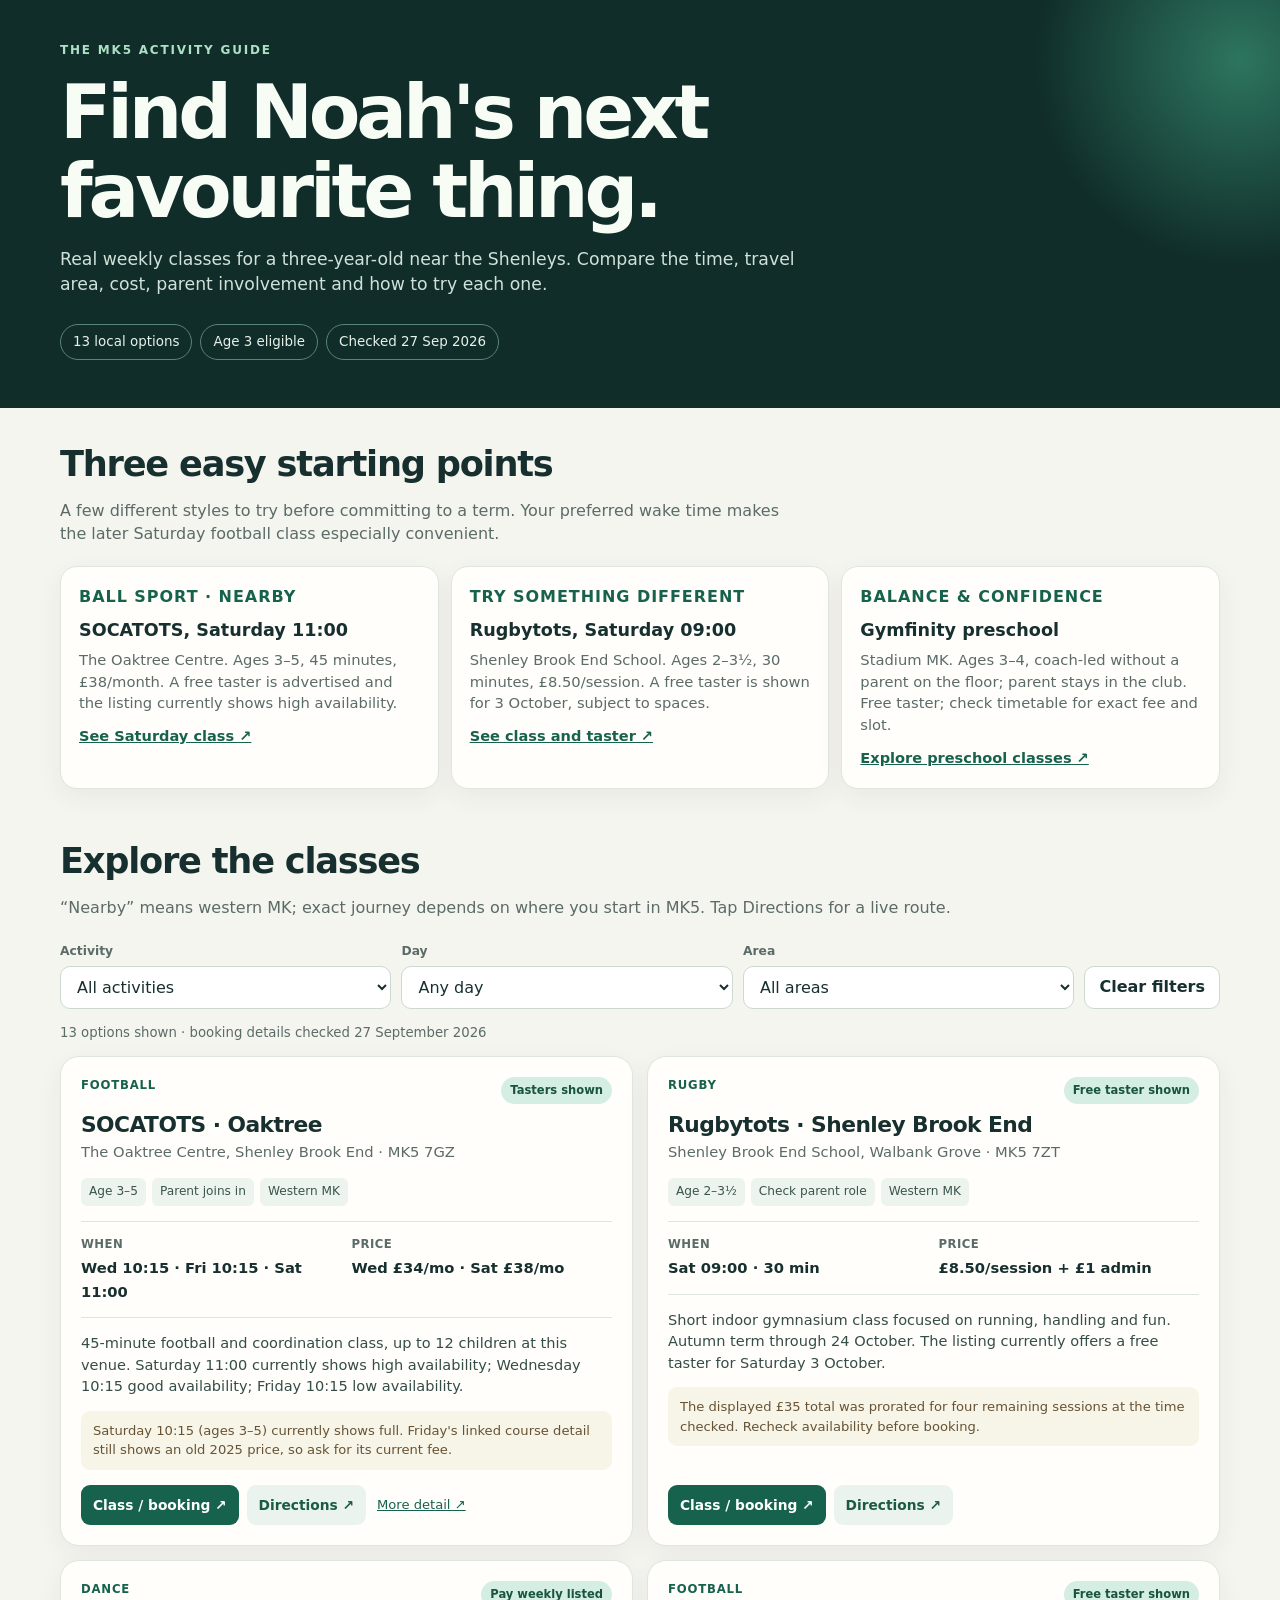
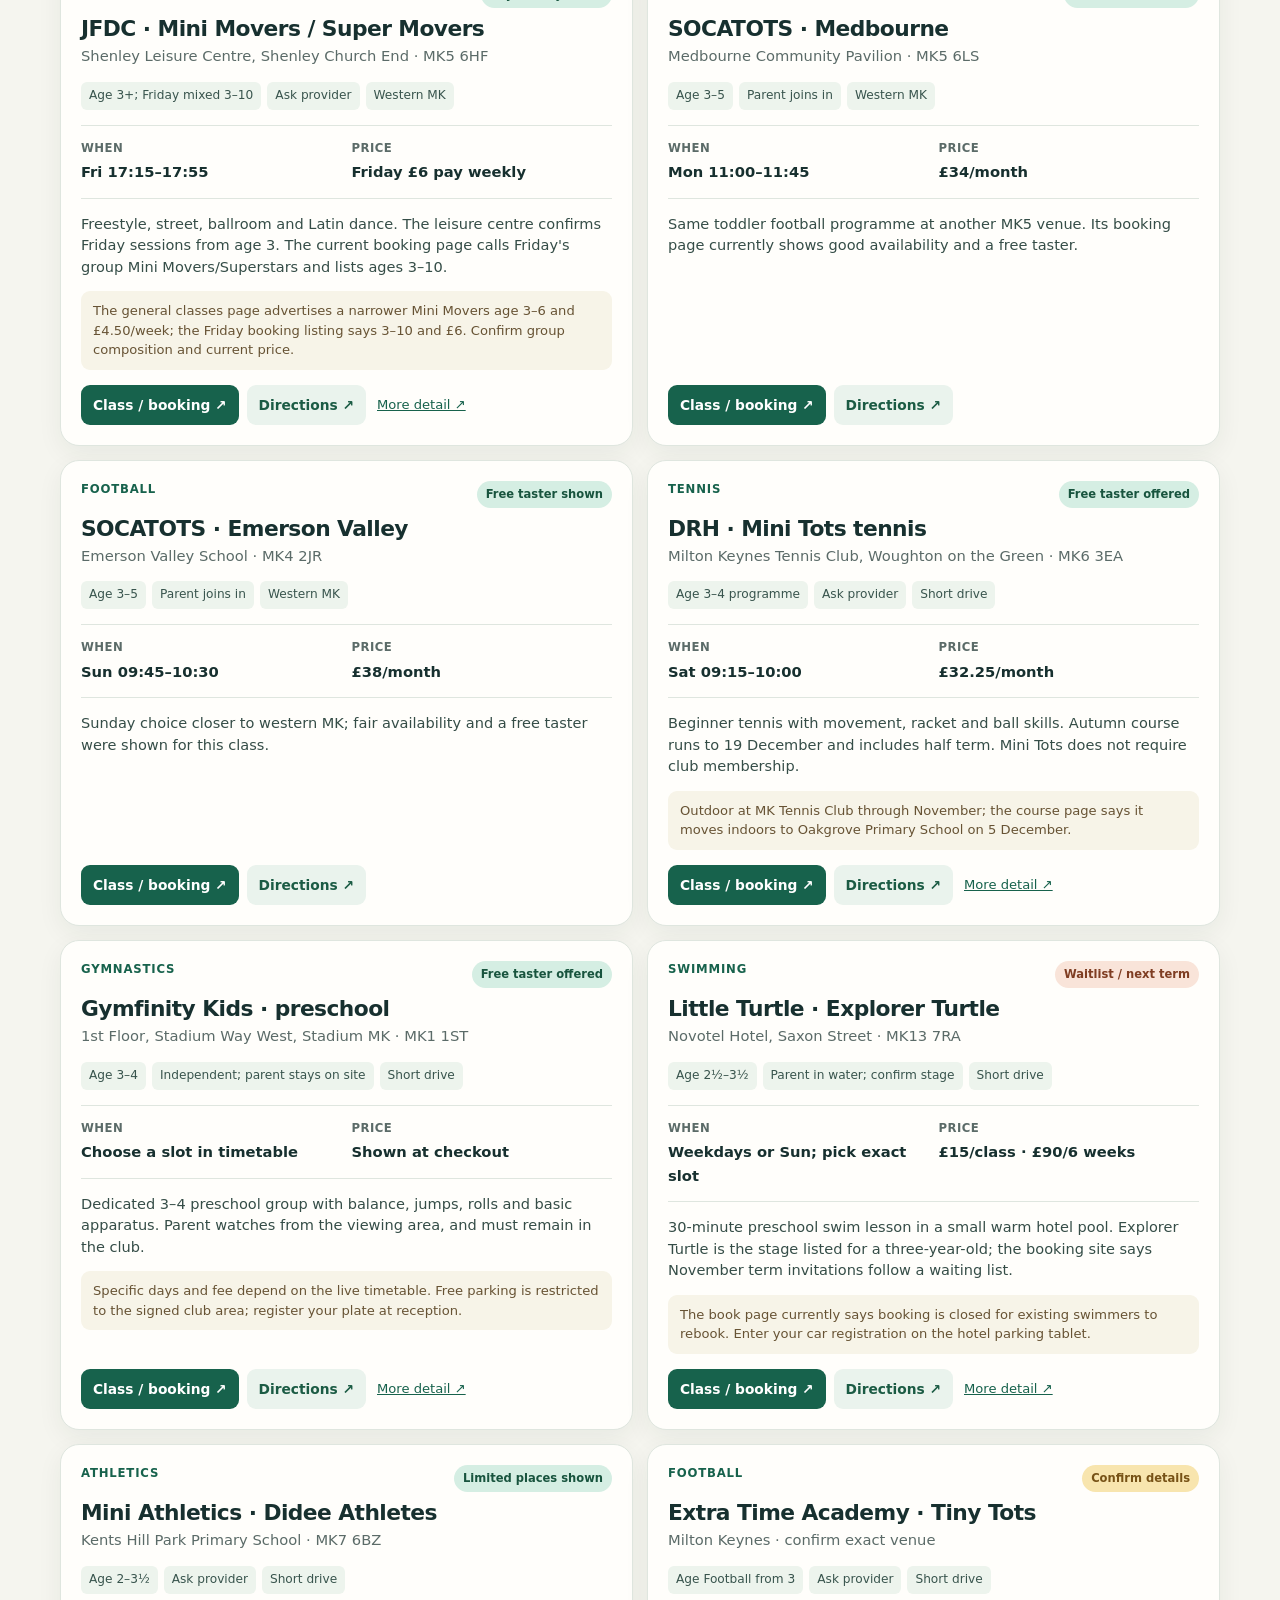
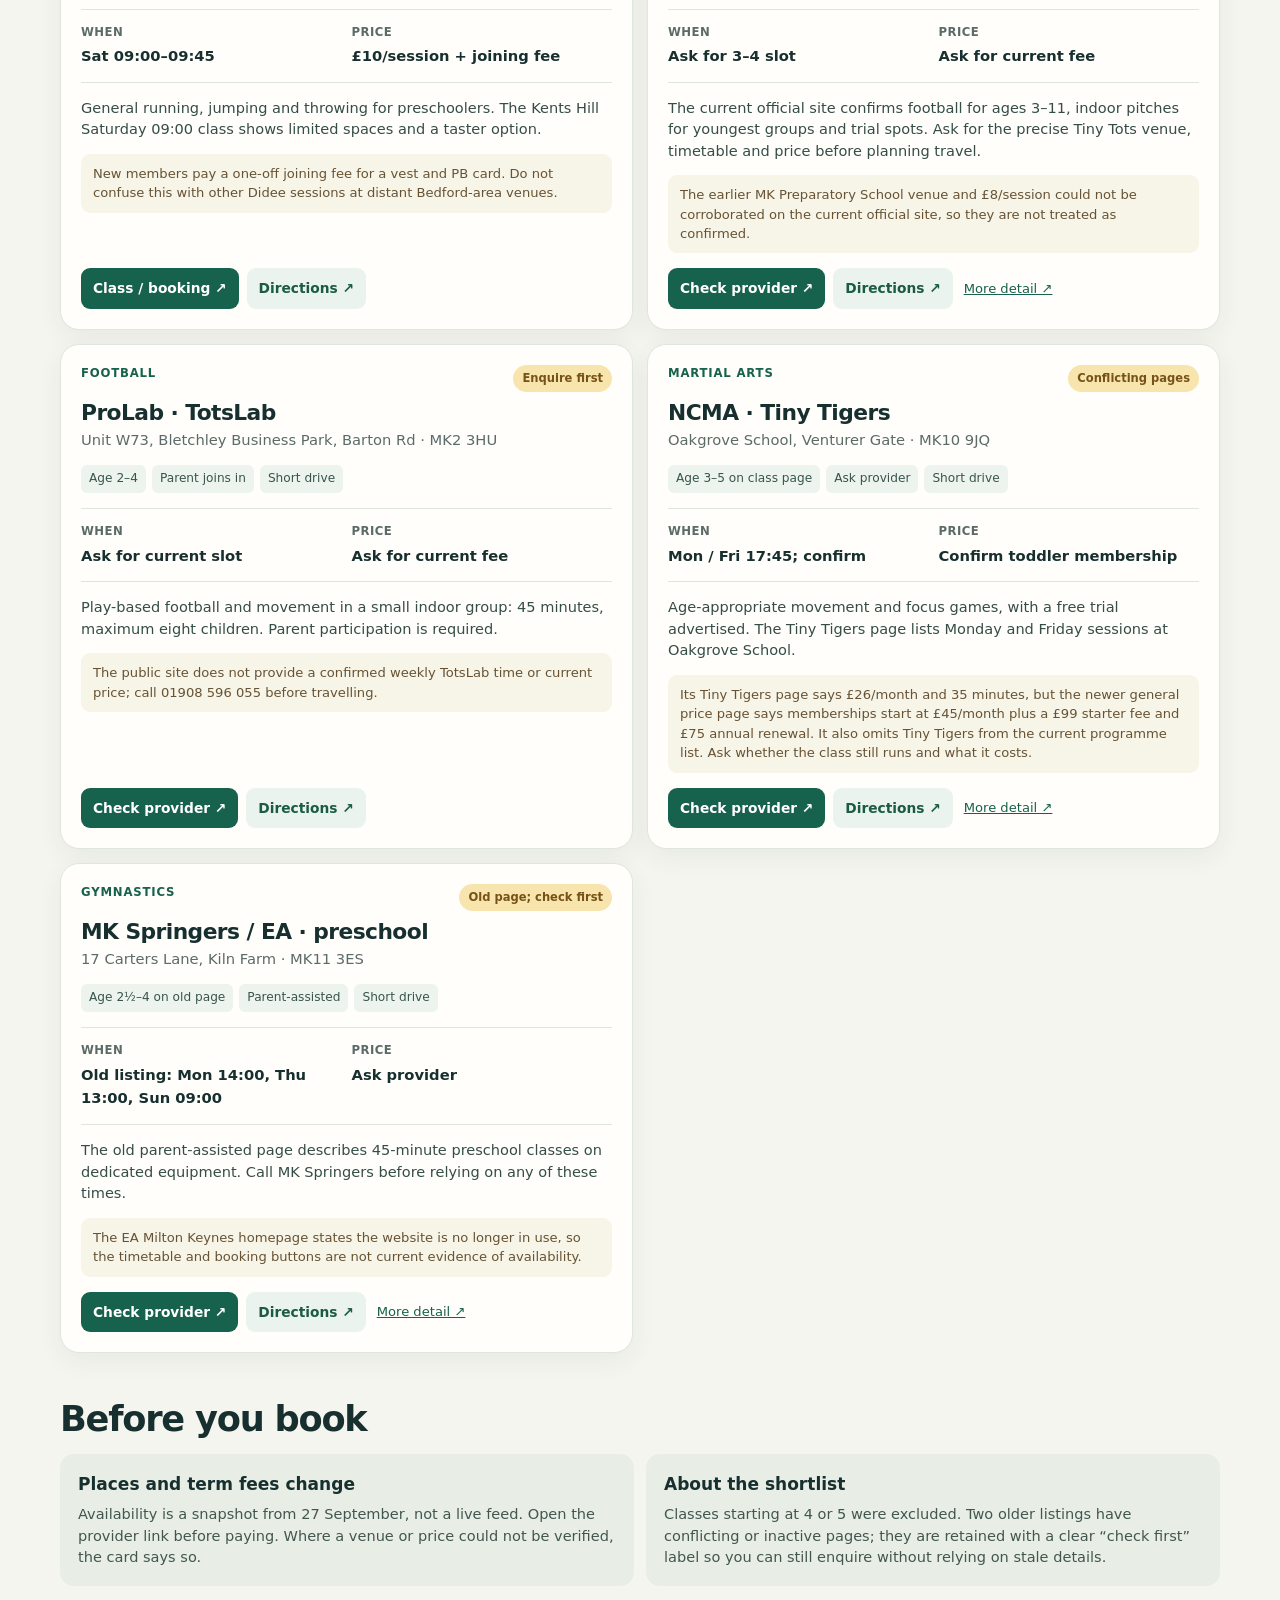
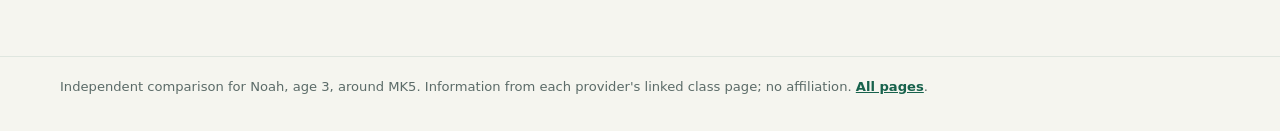
<file: mk5-child-activities/index.html>
<!doctype html>
<html lang="en">
<head>
  <meta charset="utf-8">
  <meta name="viewport" content="width=device-width, initial-scale=1">
  <meta name="theme-color" content="#102d2a">
  <meta name="description" content="A practical guide to weekly sports and movement classes for a 3-year-old near MK5, Milton Keynes. Verified venues, age bands, times, prices and booking links.">
  <title>Noah's activities near MK5</title>
  <style>
    :root{--ink:#17302f;--muted:#5b6b68;--bg:#f5f5ef;--card:#fffefb;--line:#dfe6df;--green:#17624c;--mint:#d5eee3;--gold:#f8e5ae;--orange:#965722;--shadow:0 8px 26px rgba(19,46,42,.06)}
    *{box-sizing:border-box}html{scroll-behavior:smooth}body{margin:0;background:var(--bg);color:var(--ink);font:16px/1.48 system-ui,-apple-system,"Segoe UI",sans-serif}a{color:var(--green)}a:focus-visible,button:focus-visible,select:focus-visible,input:focus-visible{outline:3px solid #eeaa42;outline-offset:3px}button,select{font:inherit}button{cursor:pointer}.wrap{width:min(1160px,100% - 32px);margin:auto}.hero{background:#102d2a;color:#f7fcf5;position:relative;overflow:hidden}.hero:after{content:"";position:absolute;width:420px;height:420px;border-radius:50%;right:-170px;top:-150px;background:radial-gradient(circle,#2d755e,transparent 69%);pointer-events:none}.hero-inner{position:relative;z-index:1;padding:42px 0 48px}.eyebrow{font-size:.75rem;letter-spacing:.15em;text-transform:uppercase;color:#aee0c5;font-weight:800}.hero h1{font-size:clamp(2.45rem,7vw,4.7rem);letter-spacing:-.055em;line-height:1.05;margin:13px 0 16px;max-width:850px}.hero p{max-width:760px;color:#d1e1d9;font-size:1.08rem;margin:0}.hero-meta{display:flex;flex-wrap:wrap;gap:8px;margin-top:26px}.hero-meta span{border:1px solid #598576;border-radius:50px;padding:7px 12px;font-size:.84rem;color:#e6f2e9}.intro{padding:30px 0 10px}.intro h2,.listing h2,.notes h2{font-size:clamp(1.55rem,4vw,2.2rem);letter-spacing:-.035em;margin:0 0 9px}.intro>p{color:var(--muted);max-width:750px;margin:0 0 20px}.picks{display:grid;grid-template-columns:repeat(3,minmax(0,1fr));gap:12px}.pick{border:1px solid var(--line);border-radius:17px;background:var(--card);padding:18px;box-shadow:var(--shadow)}.pick small{font-weight:800;color:var(--green);text-transform:uppercase;letter-spacing:.06em}.pick h3{margin:8px 0 6px;font-size:1.1rem}.pick p{margin:0;color:var(--muted);font-size:.92rem}.pick a{display:inline-block;margin-top:11px;font-weight:750;font-size:.91rem}.listing{padding:36px 0 28px}.listing-head p{margin:0;color:var(--muted)}.filters{display:flex;align-items:end;flex-wrap:wrap;gap:10px;margin:23px 0 14px}.field{display:flex;flex-direction:column;gap:5px;min-width:150px;flex:1}.field label{font-size:.77rem;font-weight:800;color:var(--muted)}select{height:43px;width:100%;background:#fff;border:1px solid #cbd9d0;border-radius:10px;padding:0 12px;color:var(--ink)}.reset{height:43px;border:1px solid #cbd9d0;border-radius:10px;background:#fff;color:var(--ink);font-weight:700;padding:0 14px}.result{font-size:.83rem;color:var(--muted);margin:0 0 14px}.grid{display:grid;grid-template-columns:repeat(2,minmax(0,1fr));gap:14px}.activity{border:1px solid var(--line);border-radius:19px;background:var(--card);padding:20px;box-shadow:var(--shadow);display:flex;flex-direction:column;min-width:0}.topline{display:flex;align-items:start;justify-content:space-between;gap:10px}.sport{font-size:.73rem;letter-spacing:.07em;text-transform:uppercase;font-weight:900;color:var(--green)}.status{font-size:.72rem;font-weight:750;border-radius:25px;padding:5px 9px;white-space:nowrap;background:var(--mint);color:#18543e}.status.check{background:var(--gold);color:#775216}.status.wait{background:#f9e4d9;color:#7f3d22}.activity h3{font-size:1.36rem;letter-spacing:-.025em;line-height:1.18;margin:8px 0 3px}.venue{color:var(--muted);margin:0;font-size:.92rem}.tags{display:flex;flex-wrap:wrap;gap:6px;margin:15px 0}.tag{font-size:.76rem;color:#38544d;background:#edf4ed;border-radius:6px;padding:5px 8px}.facts{display:grid;grid-template-columns:repeat(2,minmax(0,1fr));gap:10px;border-top:1px solid var(--line);border-bottom:1px solid var(--line);padding:14px 0}.fact b{display:block;font-size:.73rem;text-transform:uppercase;letter-spacing:.04em;color:var(--muted);margin-bottom:3px}.fact span{font-size:.92rem;font-weight:680}.detail{margin:14px 0;color:#354d47;font-size:.91rem}.caveat{background:#f7f4e8;color:#675334;border-radius:9px;padding:10px 12px;font-size:.82rem;margin:0 0 15px}.links{display:flex;flex-wrap:wrap;gap:8px;margin-top:auto}.button{border-radius:9px;background:var(--green);color:#fff;text-decoration:none;font-weight:750;font-size:.86rem;padding:10px 12px}.button:hover{background:#0f4635}.secondary{background:#eaf3ed;color:#1b5b44}.secondary:hover{background:#d7e9db}.text-link{align-self:center;font-size:.82rem;margin-left:3px}.empty{padding:35px;border:1px dashed #b9ccc0;border-radius:14px;text-align:center;color:var(--muted)}.notes{padding:12px 0 70px}.note-grid{display:grid;grid-template-columns:repeat(2,minmax(0,1fr));gap:12px}.note{background:#e8eee6;padding:18px;border-radius:14px;font-size:.91rem}.note h3{margin:0 0 6px}.note p{margin:0;color:#42564e}.foot{border-top:1px solid var(--line);padding:20px 0 35px;color:var(--muted);font-size:.82rem}.foot a{font-weight:700}small{font-size:inherit}
    @media(max-width:760px){.wrap{width:min(100% - 28px,600px)}.hero-inner{padding:32px 0 35px}.hero h1{max-width:440px}.hero p{font-size:1rem}.picks,.grid,.note-grid{grid-template-columns:1fr}.intro{padding-top:24px}.listing{padding-top:28px}.filters{display:grid;grid-template-columns:repeat(2,minmax(0,1fr));gap:9px}.field{min-width:0}.reset{width:100%}.activity{padding:17px}.links .button{flex:1;text-align:center}.text-link{padding:9px 4px}.hero-meta{margin-top:20px}}
    @media(max-width:390px){.filters{grid-template-columns:1fr}.fact span{font-size:.85rem}.hero h1{font-size:2.3rem}}
    @media(prefers-reduced-motion:reduce){html{scroll-behavior:auto}}
  </style>
</head>
<body>
  <header class="hero"><div class="wrap hero-inner"><div class="eyebrow">The MK5 activity guide</div><h1>Find Noah's next favourite thing.</h1><p>Real weekly classes for a three-year-old near the Shenleys. Compare the time, travel area, cost, parent involvement and how to try each one.</p><div class="hero-meta"><span>13 local options</span><span>Age 3 eligible</span><span>Checked 27 Sep 2026</span></div></div></header>
  <main>
    <section class="wrap intro"><h2>Three easy starting points</h2><p>A few different styles to try before committing to a term. Your preferred wake time makes the later Saturday football class especially convenient.</p><div class="picks">
      <div class="pick"><small>Ball sport · nearby</small><h3>SOCATOTS, Saturday 11:00</h3><p>The Oaktree Centre. Ages 3–5, 45 minutes, £38/month. A free taster is advertised and the listing currently shows high availability.</p><a href="https://buckinghamshire.socatots.co.uk/course/the-oaktree-centre-7" target="_blank" rel="noopener">See Saturday class ↗</a></div>
      <div class="pick"><small>Try something different</small><h3>Rugbytots, Saturday 09:00</h3><p>Shenley Brook End School. Ages 2–3½, 30 minutes, £8.50/session. A free taster is shown for 3 October, subject to spaces.</p><a href="https://www.rugbytots.co.uk/Shenley-Brook-End/Class/Details/102079" target="_blank" rel="noopener">See class and taster ↗</a></div>
      <div class="pick"><small>Balance & confidence</small><h3>Gymfinity preschool</h3><p>Stadium MK. Ages 3–4, coach-led without a parent on the floor; parent stays in the club. Free taster; check timetable for exact fee and slot.</p><a href="https://www.gymfinitykids.com/clubs/activities/pre-school/milton-keynes/" target="_blank" rel="noopener">Explore preschool classes ↗</a></div>
    </div></section>
    <section class="wrap listing" id="explore"><div class="listing-head"><h2>Explore the classes</h2><p>“Nearby” means western MK; exact journey depends on where you start in MK5. Tap Directions for a live route.</p></div>
      <div class="filters"><div class="field"><label for="sport">Activity</label><select id="sport"><option value="all">All activities</option><option>Football</option><option>Rugby</option><option>Tennis</option><option>Gymnastics</option><option>Swimming</option><option>Athletics</option><option>Martial arts</option><option>Dance</option></select></div><div class="field"><label for="day">Day</label><select id="day"><option value="all">Any day</option><option>Monday</option><option>Tuesday</option><option>Wednesday</option><option>Thursday</option><option>Friday</option><option>Saturday</option><option>Sunday</option></select></div><div class="field"><label for="area">Area</label><select id="area"><option value="all">All areas</option><option value="west">Western MK</option><option value="other">Other MK</option></select></div><button class="reset" id="reset" type="button">Clear filters</button></div><p class="result" id="result" aria-live="polite"></p><div class="grid" id="cards"></div>
    </section>
    <section class="wrap notes"><h2>Before you book</h2><div class="note-grid"><div class="note"><h3>Places and term fees change</h3><p>Availability is a snapshot from 27 September, not a live feed. Open the provider link before paying. Where a venue or price could not be verified, the card says so.</p></div><div class="note"><h3>About the shortlist</h3><p>Classes starting at 4 or 5 were excluded. Two older listings have conflicting or inactive pages; they are retained with a clear “check first” label so you can still enquire without relying on stale details.</p></div></div></section>
  </main><footer class="foot"><div class="wrap">Independent comparison for Noah, age 3, around MK5. Information from each provider's linked class page; no affiliation. <a href="../">All pages</a>.</div></footer>
  <script>
  const data=[
    {name:"SOCATOTS · Oaktree",sport:"Football",area:"west",place:"The Oaktree Centre, Shenley Brook End · MK5 7GZ",postcode:"MK5 7GZ",ages:"3–5",days:["Wednesday","Friday","Saturday"],when:"Wed 10:15 · Fri 10:15 · Sat 11:00",price:"Wed £34/mo · Sat £38/mo",parent:"Parent joins in",status:"Tasters shown",kind:"good",detail:"45-minute football and coordination class, up to 12 children at this venue. Saturday 11:00 currently shows high availability; Wednesday 10:15 good availability; Friday 10:15 low availability.",caveat:"Saturday 10:15 (ages 3–5) currently shows full. Friday's linked course detail still shows an old 2025 price, so ask for its current fee.",url:"https://buckinghamshire.socatots.co.uk/course/the-oaktree-centre-7",source:"https://buckinghamshire.socatots.co.uk/Course?Distance=3&Postcode=MK5+7GZ"},
    {name:"Rugbytots · Shenley Brook End",sport:"Rugby",area:"west",place:"Shenley Brook End School, Walbank Grove · MK5 7ZT",postcode:"MK5 7ZT",ages:"2–3½",days:["Saturday"],when:"Sat 09:00 · 30 min",price:"£8.50/session + £1 admin",parent:"Check parent role",status:"Free taster shown",kind:"good",detail:"Short indoor gymnasium class focused on running, handling and fun. Autumn term through 24 October. The listing currently offers a free taster for Saturday 3 October.",caveat:"The displayed £35 total was prorated for four remaining sessions at the time checked. Recheck availability before booking.",url:"https://www.rugbytots.co.uk/Shenley-Brook-End/Class/Details/102079"},
    {name:"JFDC · Mini Movers / Super Movers",sport:"Dance",area:"west",place:"Shenley Leisure Centre, Shenley Church End · MK5 6HF",postcode:"MK5 6HF",ages:"3+; Friday mixed 3–10",days:["Friday"],when:"Fri 17:15–17:55",price:"Friday £6 pay weekly",parent:"Ask provider",status:"Pay weekly listed",kind:"good",detail:"Freestyle, street, ballroom and Latin dance. The leisure centre confirms Friday sessions from age 3. The current booking page calls Friday's group Mini Movers/Superstars and lists ages 3–10.",caveat:"The general classes page advertises a narrower Mini Movers age 3–6 and £4.50/week; the Friday booking listing says 3–10 and £6. Confirm group composition and current price.",url:"https://www.jfdc.co.uk/book-online",source:"https://shenleyleisure.org.uk/clubs/"},
    {name:"SOCATOTS · Medbourne",sport:"Football",area:"west",place:"Medbourne Community Pavilion · MK5 6LS",postcode:"MK5 6LS",ages:"3–5",days:["Monday"],when:"Mon 11:00–11:45",price:"£34/month",parent:"Parent joins in",status:"Free taster shown",kind:"good",detail:"Same toddler football programme at another MK5 venue. Its booking page currently shows good availability and a free taster.",url:"https://buckinghamshire.socatots.co.uk/course/medbourne-community-pavilion-milton-keynes-3"},
    {name:"SOCATOTS · Emerson Valley",sport:"Football",area:"west",place:"Emerson Valley School · MK4 2JR",postcode:"MK4 2JR",ages:"3–5",days:["Sunday"],when:"Sun 09:45–10:30",price:"£38/month",parent:"Parent joins in",status:"Free taster shown",kind:"good",detail:"Sunday choice closer to western MK; fair availability and a free taster were shown for this class.",url:"https://buckinghamshire.socatots.co.uk/course/emerson-valley-school-sunday-945"},
    {name:"DRH · Mini Tots tennis",sport:"Tennis",area:"other",place:"Milton Keynes Tennis Club, Woughton on the Green · MK6 3EA",postcode:"MK6 3EA",ages:"3–4 programme",days:["Saturday"],when:"Sat 09:15–10:00",price:"£32.25/month",parent:"Ask provider",status:"Free taster offered",kind:"good",detail:"Beginner tennis with movement, racket and ball skills. Autumn course runs to 19 December and includes half term. Mini Tots does not require club membership.",caveat:"Outdoor at MK Tennis Club through November; the course page says it moves indoors to Oakgrove Primary School on 5 December.",url:"https://www.drhsports.co.uk/course-detail/MTQ3OA%3D%3D/NTY%3D",source:"https://www.drhsports.co.uk/tennis-coaching/tennis?cat=56"},
    {name:"Gymfinity Kids · preschool",sport:"Gymnastics",area:"other",place:"1st Floor, Stadium Way West, Stadium MK · MK1 1ST",postcode:"MK1 1ST",ages:"3–4",days:["Monday","Tuesday","Wednesday","Thursday","Friday","Saturday","Sunday"],when:"Choose a slot in timetable",price:"Shown at checkout",parent:"Independent; parent stays on site",status:"Free taster offered",kind:"good",detail:"Dedicated 3–4 preschool group with balance, jumps, rolls and basic apparatus. Parent watches from the viewing area, and must remain in the club.",caveat:"Specific days and fee depend on the live timetable. Free parking is restricted to the signed club area; register your plate at reception.",url:"https://www.gymfinitykids.com/clubs/activities/pre-school/milton-keynes/",source:"https://www.gymfinitykids.com/club/buckinghamshire/milton-keynes/"},
    {name:"Little Turtle · Explorer Turtle",sport:"Swimming",area:"other",place:"Novotel Hotel, Saxon Street · MK13 7RA",postcode:"MK13 7RA",ages:"2½–3½",days:["Monday","Tuesday","Wednesday","Thursday","Friday","Sunday"],when:"Weekdays or Sun; pick exact slot",price:"£15/class · £90/6 weeks",parent:"Parent in water; confirm stage",status:"Waitlist / next term",kind:"wait",detail:"30-minute preschool swim lesson in a small warm hotel pool. Explorer Turtle is the stage listed for a three-year-old; the booking site says November term invitations follow a waiting list.",caveat:"The book page currently says booking is closed for existing swimmers to rebook. Enter your car registration on the hotel parking tablet.",url:"https://littleturtleswimcompany.co.uk/book/",source:"https://littleturtleswimcompany.co.uk/classes/"},
    {name:"Mini Athletics · Didee Athletes",sport:"Athletics",area:"other",place:"Kents Hill Park Primary School · MK7 6BZ",postcode:"MK7 6BZ",ages:"2–3½",days:["Saturday"],when:"Sat 09:00–09:45",price:"£10/session + joining fee",parent:"Ask provider",status:"Limited places shown",kind:"good",detail:"General running, jumping and throwing for preschoolers. The Kents Hill Saturday 09:00 class shows limited spaces and a taster option.",caveat:"New members pay a one-off joining fee for a vest and PB card. Do not confuse this with other Didee sessions at distant Bedford-area venues.",url:"https://www.miniathletics.com/mini-athletics-milton-keynes-and-bedford-summary/"},
    {name:"Extra Time Academy · Tiny Tots",sport:"Football",area:"other",place:"Milton Keynes · confirm exact venue",postcode:"Milton Keynes",ages:"Football from 3",days:[],when:"Ask for 3–4 slot",price:"Ask for current fee",parent:"Ask provider",status:"Confirm details",kind:"check",detail:"The current official site confirms football for ages 3–11, indoor pitches for youngest groups and trial spots. Ask for the precise Tiny Tots venue, timetable and price before planning travel.",caveat:"The earlier MK Preparatory School venue and £8/session could not be corroborated on the current official site, so they are not treated as confirmed.",url:"https://extratimeacademy.co.uk/",source:"https://extratimeacademy.co.uk/about/"},
    {name:"ProLab · TotsLab",sport:"Football",area:"other",place:"Unit W73, Bletchley Business Park, Barton Rd · MK2 3HU",postcode:"MK2 3HU",ages:"2–4",days:[],when:"Ask for current slot",price:"Ask for current fee",parent:"Parent joins in",status:"Enquire first",kind:"check",detail:"Play-based football and movement in a small indoor group: 45 minutes, maximum eight children. Parent participation is required.",caveat:"The public site does not provide a confirmed weekly TotsLab time or current price; call 01908 596 055 before travelling.",url:"https://prolab.football/"},
    {name:"NCMA · Tiny Tigers",sport:"Martial arts",area:"other",place:"Oakgrove School, Venturer Gate · MK10 9JQ",postcode:"MK10 9JQ",ages:"3–5 on class page",days:["Monday","Friday"],when:"Mon / Fri 17:45; confirm",price:"Confirm toddler membership",parent:"Ask provider",status:"Conflicting pages",kind:"check",detail:"Age-appropriate movement and focus games, with a free trial advertised. The Tiny Tigers page lists Monday and Friday sessions at Oakgrove School.",caveat:"Its Tiny Tigers page says £26/month and 35 minutes, but the newer general price page says memberships start at £45/month plus a £99 starter fee and £75 annual renewal. It also omits Tiny Tigers from the current programme list. Ask whether the class still runs and what it costs.",url:"https://newcityma.uk/class-details/tiny-tigers-class-ages-3-5-years/",source:"https://newcityma.uk/martial-arts-prices-milton-keynes/"},
    {name:"MK Springers / EA · preschool",sport:"Gymnastics",area:"other",place:"17 Carters Lane, Kiln Farm · MK11 3ES",postcode:"MK11 3ES",ages:"2½–4 on old page",days:["Monday","Thursday","Sunday"],when:"Old listing: Mon 14:00, Thu 13:00, Sun 09:00",price:"Ask provider",parent:"Parent-assisted",status:"Old page; check first",kind:"check",detail:"The old parent-assisted page describes 45-minute preschool classes on dedicated equipment. Call MK Springers before relying on any of these times.",caveat:"The EA Milton Keynes homepage states the website is no longer in use, so the timetable and booking buttons are not current evidence of availability.",url:"https://mk.eagymnastics.co.uk/classes/parent-assisted-pre-school-25-4-years/",source:"https://mk.eagymnastics.co.uk/"}
  ];
  const cards=document.getElementById('cards'), result=document.getElementById('result'); const selects=['sport','day','area'].map(id=>document.getElementById(id));
  const esc=s=>String(s).replace(/[&<>"']/g,c=>({'&':'&amp;','<':'&lt;','>':'&gt;','"':'&quot;',"'":'&#39;'}[c]));
  function render(){const [sport,day,area]=selects.map(x=>x.value);const shown=data.filter(x=>(sport==='all'||x.sport===sport)&&(day==='all'||x.days.includes(day))&&(area==='all'||x.area===area));result.textContent=`${shown.length} ${shown.length===1?'option':'options'} shown · booking details checked 27 September 2026`;cards.innerHTML=shown.length?shown.map(x=>`<article class="activity"><div class="topline"><span class="sport">${esc(x.sport)}</span><span class="status ${esc(x.kind)}">${esc(x.status)}</span></div><h3>${esc(x.name)}</h3><p class="venue">${esc(x.place)}</p><div class="tags"><span class="tag">Age ${esc(x.ages)}</span><span class="tag">${esc(x.parent)}</span><span class="tag">${x.area==='west'?'Western MK':'Short drive'}</span></div><div class="facts"><div class="fact"><b>When</b><span>${esc(x.when)}</span></div><div class="fact"><b>Price</b><span>${esc(x.price)}</span></div></div><p class="detail">${esc(x.detail)}</p>${x.caveat?`<p class="caveat">${esc(x.caveat)}</p>`:''}<div class="links"><a class="button" href="${esc(x.url)}" target="_blank" rel="noopener noreferrer">${x.kind==='check'?'Check provider ↗':'Class / booking ↗'}</a><a class="button secondary" href="https://www.google.com/maps/search/?api=1&query=${encodeURIComponent(x.place)}" target="_blank" rel="noopener noreferrer">Directions ↗</a>${x.source?`<a class="text-link" href="${esc(x.source)}" target="_blank" rel="noopener noreferrer">More detail ↗</a>`:''}</div></article>`).join(''):'<div class="empty">No matches for those filters. Try another day or clear the filters.</div>'}
  selects.forEach(x=>x.addEventListener('change',render));document.getElementById('reset').addEventListener('click',()=>{selects.forEach(x=>x.value='all');render()});render();
  </script>
</body>
</html>
</file>
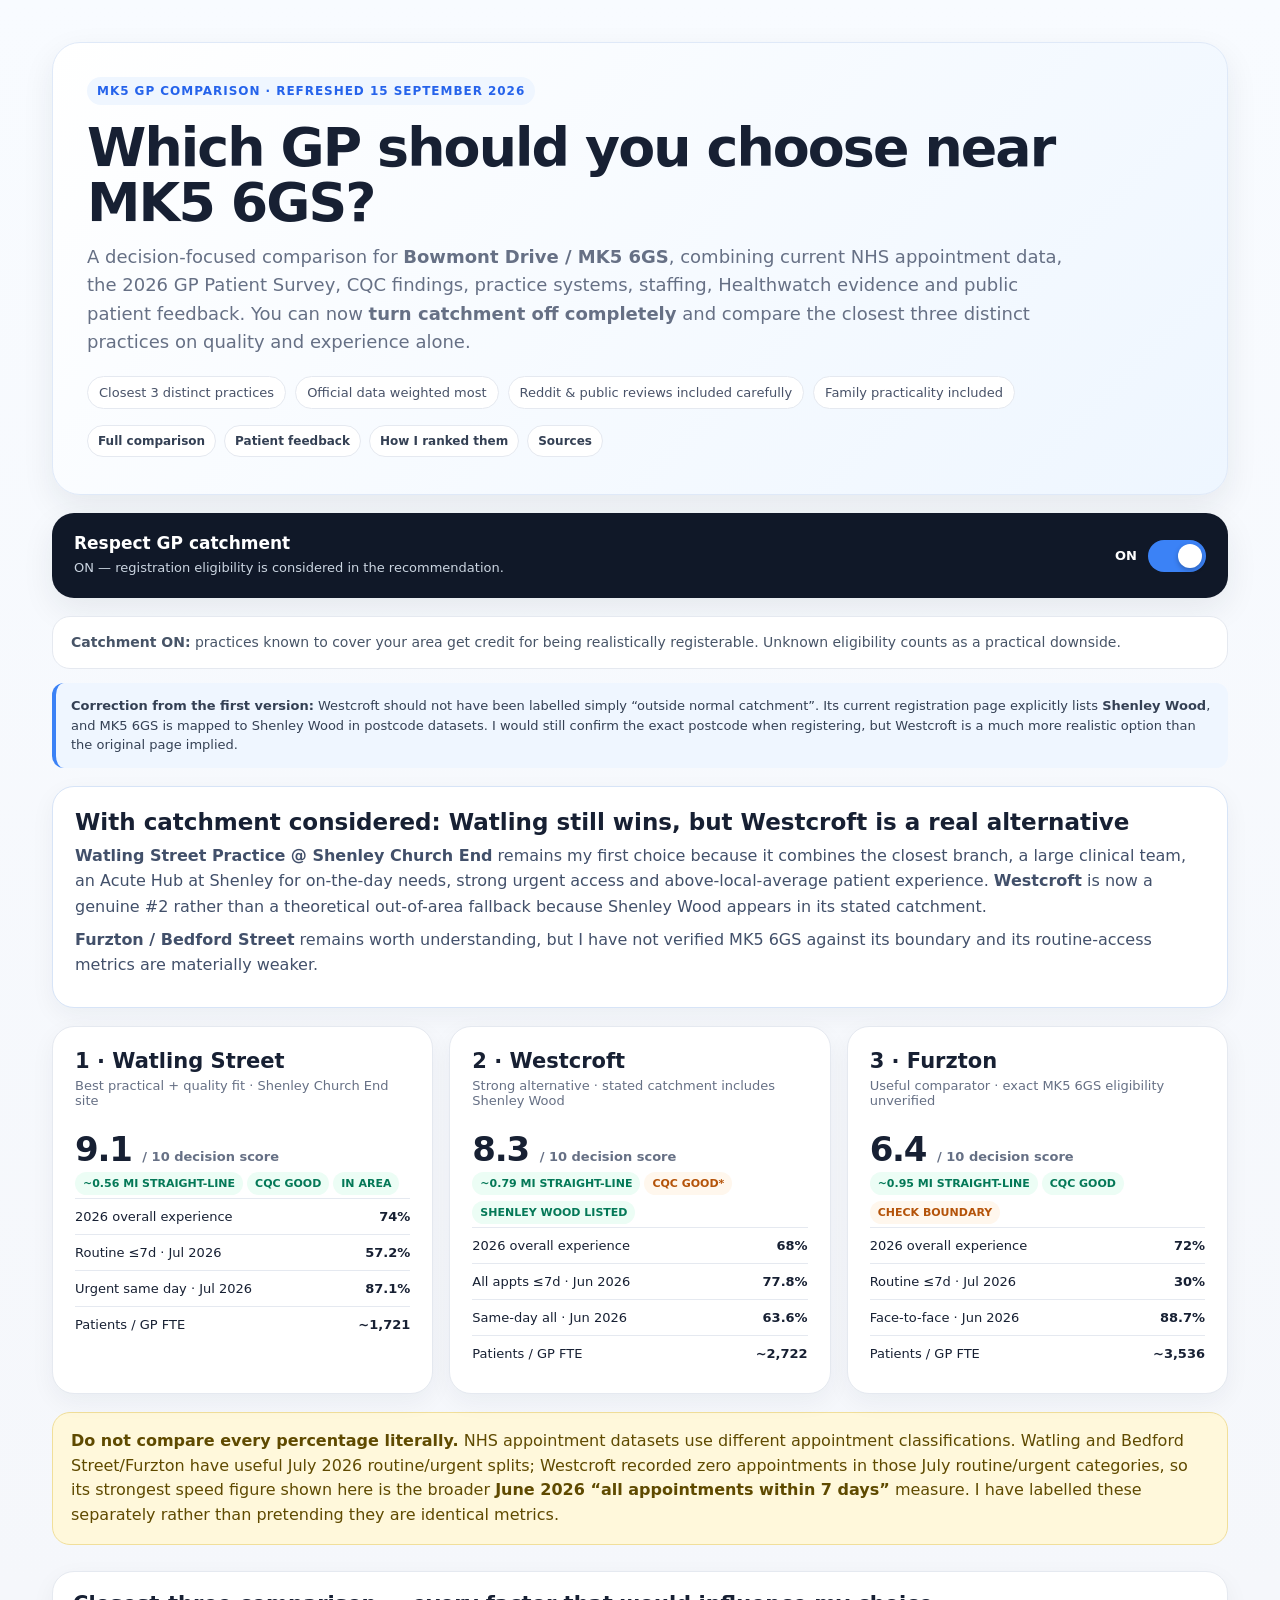
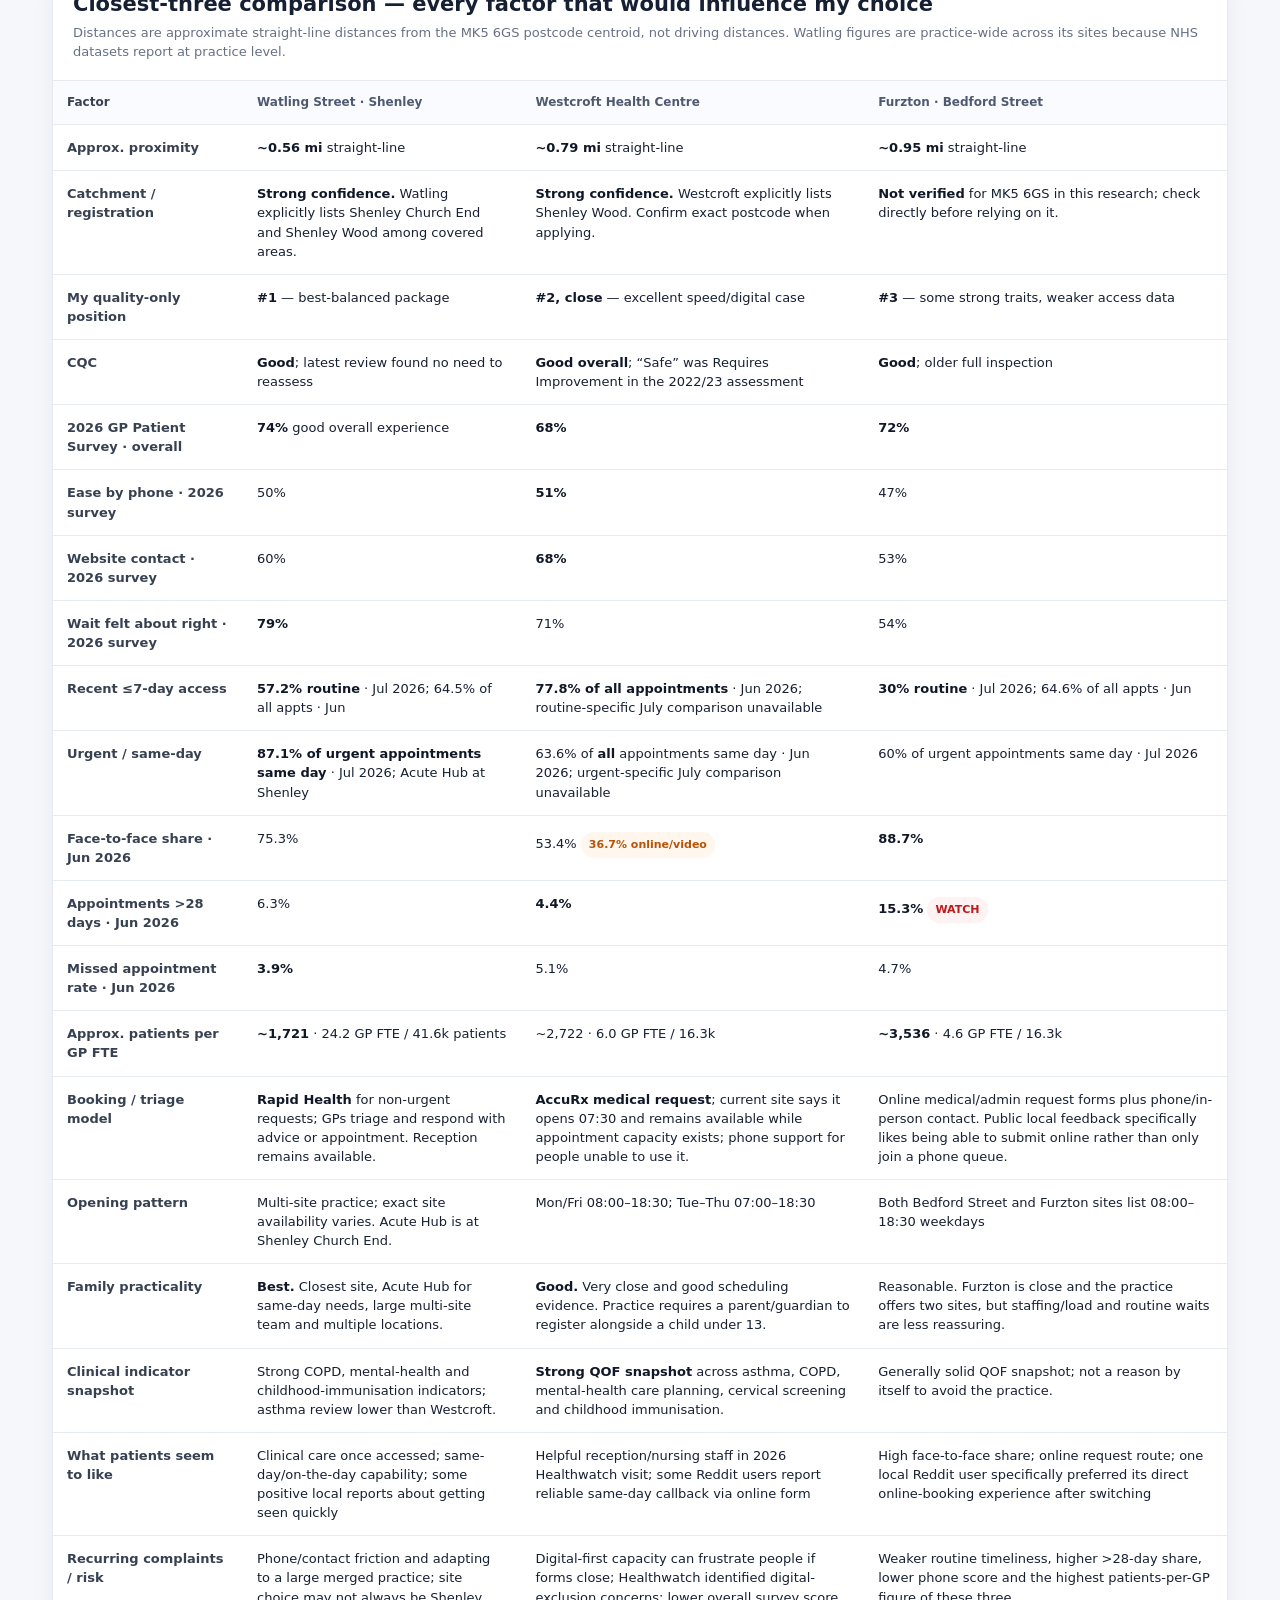
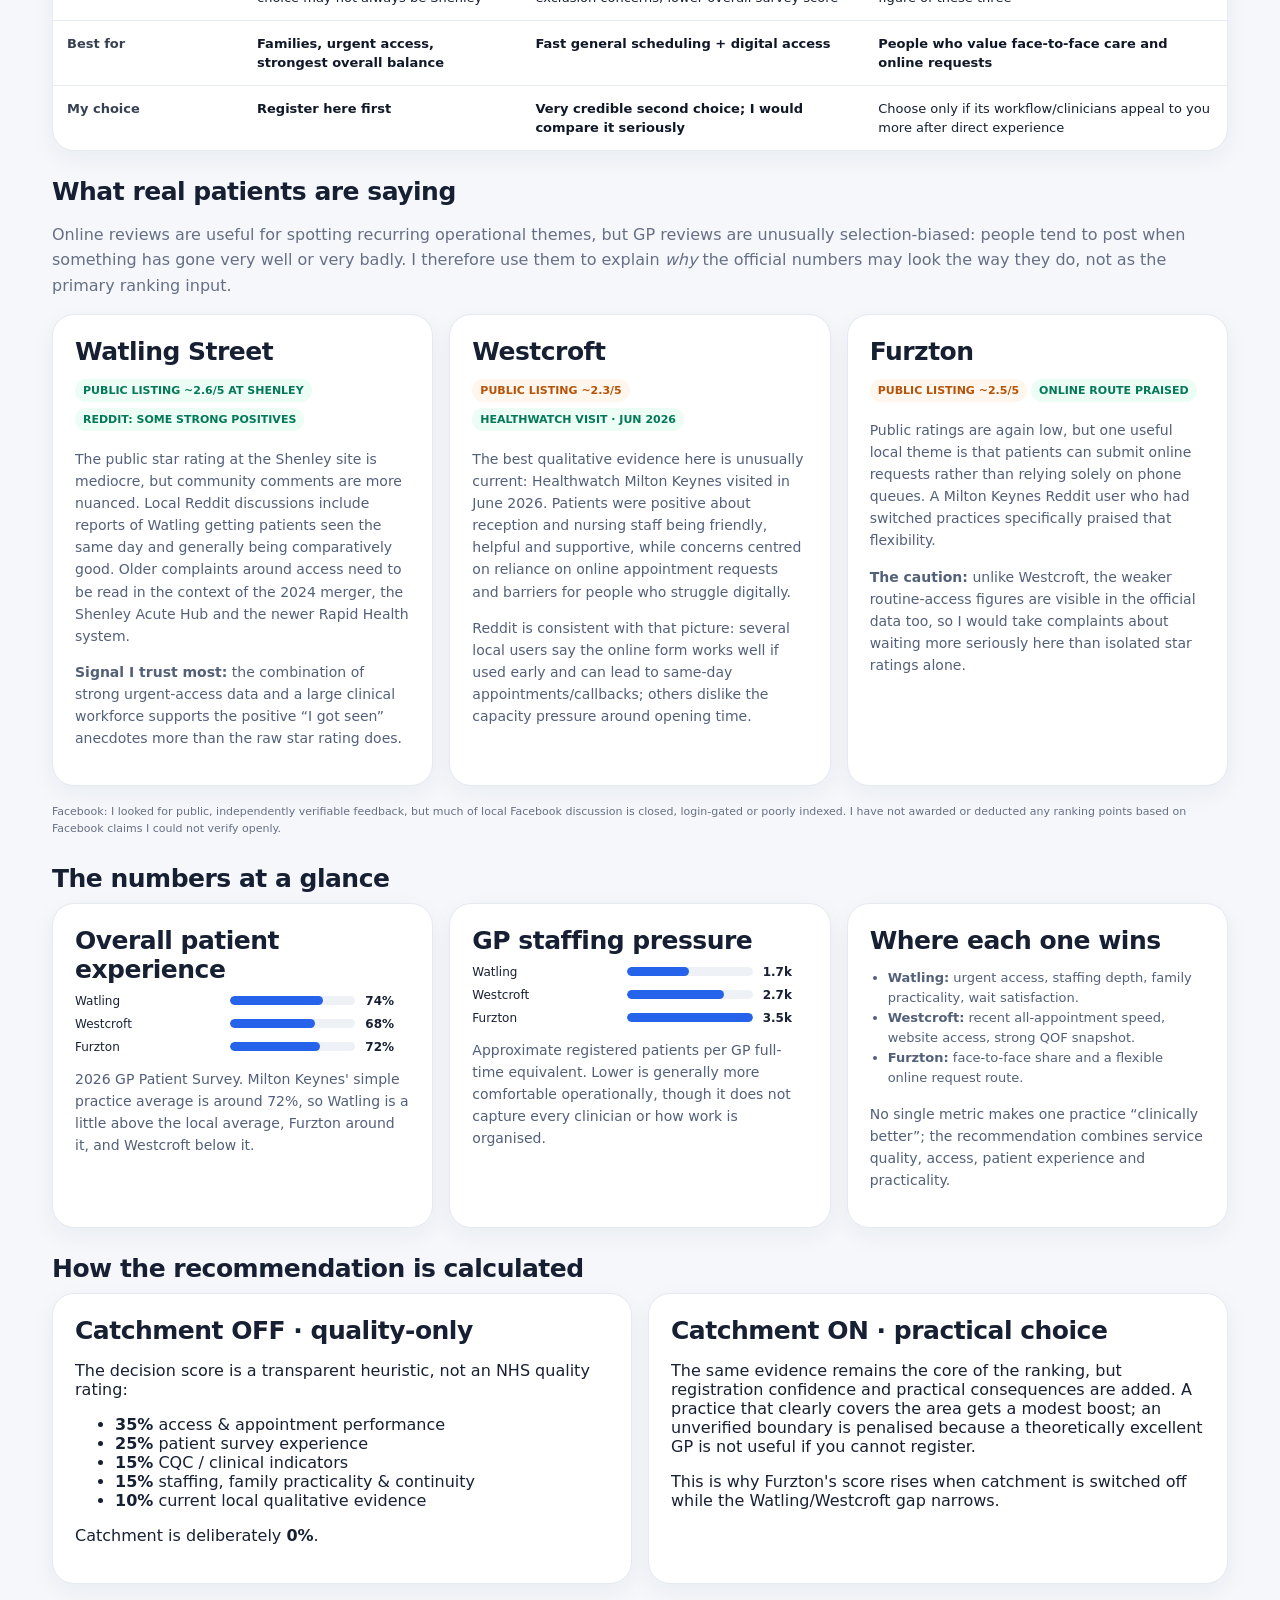
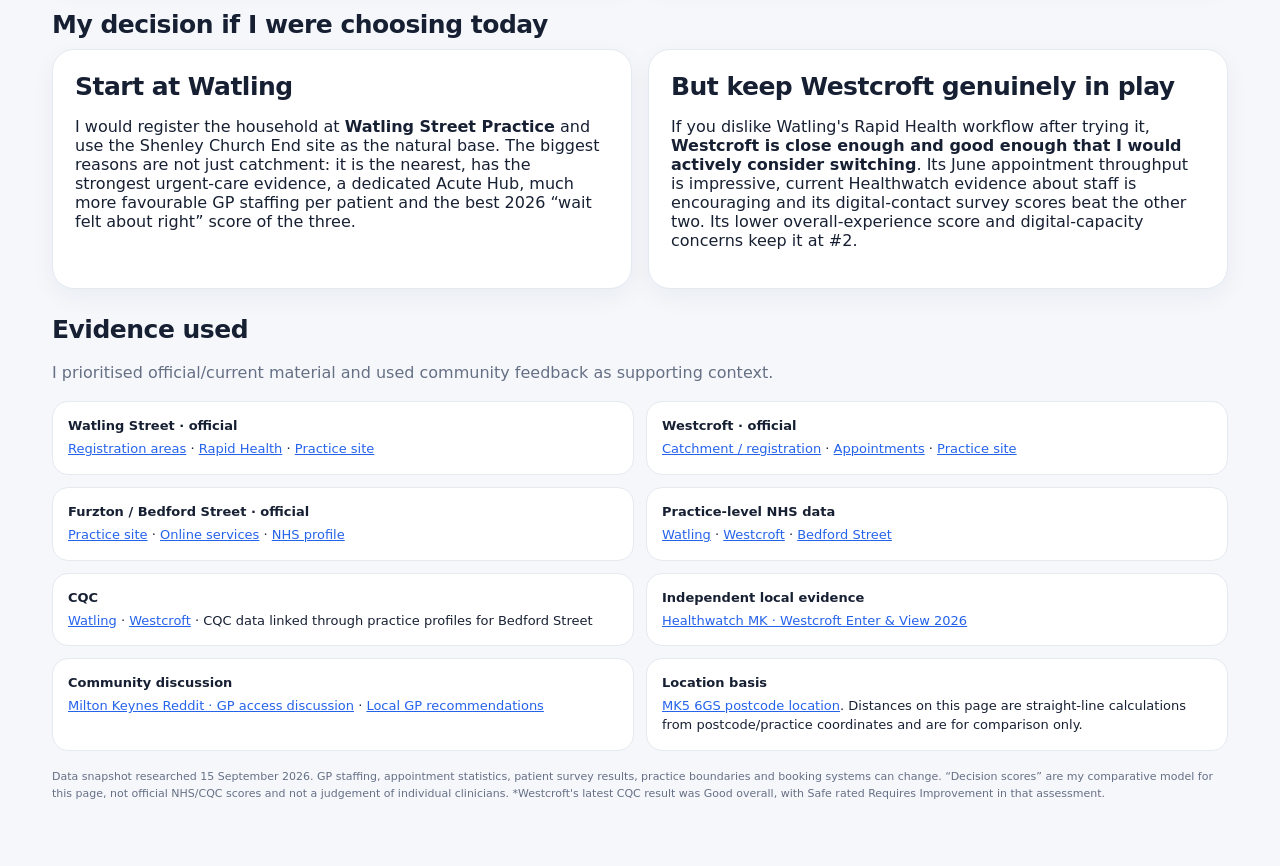
<file: mk5-gp-comparison/index.html>
<!DOCTYPE html>
<html lang="en">
<head>
<meta charset="utf-8" />
<meta name="viewport" content="width=device-width, initial-scale=1" />
<meta name="description" content="Evidence-led comparison of the closest GP practices to MK5 6GS, with an optional catchment filter." />
<title>MK5 GP Comparison · Bowmont Drive</title>
<style>
:root{--bg:#f5f7fb;--card:#fff;--text:#172033;--muted:#667085;--line:#e5e9f0;--accent:#2563eb;--accent2:#0f766e;--soft:#eff6ff;--good:#ecfdf5;--goodtext:#047857;--warn:#fff7ed;--warntext:#b45309;--bad:#fef2f2;--badtext:#b91c1c;--shadow:0 12px 32px rgba(23,32,51,.08)}
*{box-sizing:border-box}html{scroll-behavior:smooth}body{margin:0;font-family:Inter,ui-sans-serif,system-ui,-apple-system,BlinkMacSystemFont,"Segoe UI",sans-serif;background:linear-gradient(180deg,#f8fbff 0,#f5f7fb 28%,#f5f7fb 100%);color:var(--text)}a{color:var(--accent)}.wrap{max-width:1220px;margin:0 auto;padding:42px 22px 64px}.hero{background:linear-gradient(135deg,#fff 0%,#eef6ff 100%);border:1px solid #dfe9f8;border-radius:28px;padding:34px;box-shadow:var(--shadow);margin-bottom:18px}.eyebrow{display:inline-flex;font-size:12px;font-weight:850;letter-spacing:.08em;text-transform:uppercase;color:var(--accent);background:var(--soft);padding:7px 10px;border-radius:999px}h1{font-size:clamp(31px,4.2vw,54px);line-height:1.02;margin:16px 0 12px;letter-spacing:-.035em}.sub{font-size:18px;line-height:1.58;color:var(--muted);max-width:1000px}.chips{display:flex;flex-wrap:wrap;gap:9px;margin-top:20px}.chip{padding:8px 11px;border-radius:999px;background:#fff;border:1px solid var(--line);font-size:13px;color:#485268}.modebar{display:flex;align-items:center;justify-content:space-between;gap:20px;background:#101828;color:#fff;border-radius:22px;padding:20px 22px;box-shadow:var(--shadow);margin:18px 0}.modecopy strong{display:block;font-size:17px;margin-bottom:4px}.modecopy span{color:#cbd5e1;font-size:13px;line-height:1.45}.switchwrap{display:flex;align-items:center;gap:11px;white-space:nowrap;font-weight:800;font-size:13px}.switch{position:relative;width:58px;height:32px;display:inline-block}.switch input{opacity:0;width:0;height:0}.slider{position:absolute;inset:0;background:#475467;border-radius:999px;cursor:pointer;transition:.2s}.slider:before{content:"";position:absolute;width:24px;height:24px;left:4px;top:4px;background:#fff;border-radius:50%;transition:.2s;box-shadow:0 2px 5px rgba(0,0,0,.25)}.switch input:checked+.slider{background:#3b82f6}.switch input:checked+.slider:before{transform:translateX(26px)}.modehint{background:#fff;border:1px solid var(--line);border-radius:18px;padding:15px 18px;margin:12px 0;color:#475467;line-height:1.5;font-size:14px}.verdict{background:#fff;border:1px solid #d7e4f7;border-radius:22px;padding:22px;box-shadow:0 8px 24px rgba(23,32,51,.05);margin:18px 0}.verdict h2{margin:0 0 8px;font-size:23px}.verdict p{margin:7px 0;color:#42506a;line-height:1.6}.rankgrid{display:grid;grid-template-columns:repeat(3,minmax(0,1fr));gap:16px;margin:18px 0}.card{background:var(--card);border:1px solid var(--line);border-radius:22px;padding:22px;box-shadow:0 8px 24px rgba(23,32,51,.05)}.card h2{font-size:21px;margin:0 0 5px}.kicker{color:var(--muted);font-size:13px;margin-bottom:14px;min-height:37px}.score{font-size:34px;font-weight:850;letter-spacing:-.035em}.score small{font-size:13px;color:var(--muted);font-weight:650;letter-spacing:0}.tag{display:inline-block;padding:5px 8px;border-radius:999px;font-size:11px;font-weight:800;margin:3px 4px 3px 0}.tg{background:var(--good);color:var(--goodtext)}.tw{background:var(--warn);color:var(--warntext)}.tb{background:var(--bad);color:var(--badtext)}.metric{display:flex;justify-content:space-between;gap:12px;padding:10px 0;border-top:1px solid var(--line);font-size:13px}.metric span:last-child{font-weight:760;text-align:right}.note{background:#fff8db;border:1px solid #f1df9a;border-radius:18px;padding:16px 18px;color:#5f4a00;line-height:1.55;margin:18px 0}.section{margin-top:26px}.section h2{font-size:25px;margin:0 0 10px;letter-spacing:-.02em}.section>p{color:var(--muted);line-height:1.58}.tablebox{background:#fff;border:1px solid var(--line);border-radius:22px;overflow:hidden;box-shadow:0 8px 24px rgba(23,32,51,.05)}.tabletitle{padding:20px 20px 8px;font-weight:850;font-size:21px}.tablesub{padding:0 20px 18px;color:var(--muted);font-size:13px;line-height:1.45}.scroll{overflow-x:auto}table{width:100%;border-collapse:collapse;min-width:980px;font-size:13px}th,td{padding:13px 14px;border-top:1px solid var(--line);vertical-align:top;line-height:1.47}th{background:#fafbfe;text-align:left;font-size:12px;color:#4f5a70;position:sticky;top:0}th:first-child,td:first-child{font-weight:780;width:190px;color:#374151}td strong{color:#101828}.feedbackgrid,.evidencegrid{display:grid;grid-template-columns:repeat(3,minmax(0,1fr));gap:16px}.feedbackgrid .card p,.evidencegrid .card p{font-size:14px;color:#536079;line-height:1.58}.feedbackgrid ul,.evidencegrid ul{padding-left:18px;color:#536079;font-size:13px;line-height:1.55}.barrow{display:grid;grid-template-columns:145px 1fr 45px;gap:10px;align-items:center;margin:9px 0;font-size:12px}.bar{height:9px;background:#eef2f6;border-radius:999px;overflow:hidden}.fill{height:100%;background:#2563eb;border-radius:999px}.why{display:grid;grid-template-columns:1fr 1fr;gap:16px}.sourcegrid{display:grid;grid-template-columns:repeat(2,minmax(0,1fr));gap:12px}.source{background:#fff;border:1px solid var(--line);border-radius:16px;padding:15px;font-size:13px;line-height:1.45}.source strong{display:block;margin-bottom:4px}.source a{word-break:break-word}.tiny{font-size:11px;color:var(--muted);line-height:1.52;margin-top:18px}.only-off{display:none}body[data-catchment="off"] .only-on{display:none!important}body[data-catchment="off"] .only-off{display:block}body[data-catchment="off"] tr.only-on{display:none!important}body[data-catchment="off"] span.only-off{display:inline}body[data-catchment="on"] span.only-off{display:none}.correction{border-left:4px solid #3b82f6;background:#eff6ff;padding:13px 15px;border-radius:12px;color:#344054;font-size:13px;line-height:1.5;margin:14px 0}.pillnav{display:flex;gap:8px;overflow-x:auto;padding-bottom:3px;margin-top:16px}.pillnav a{white-space:nowrap;text-decoration:none;font-size:12px;font-weight:750;border:1px solid var(--line);background:#fff;padding:8px 10px;border-radius:999px;color:#344054}@media(max-width:900px){.wrap{padding:22px 14px 44px}.hero{padding:24px;border-radius:22px}.rankgrid,.feedbackgrid,.evidencegrid,.why,.sourcegrid{grid-template-columns:1fr}.modebar{align-items:flex-start;flex-direction:column}.kicker{min-height:auto}.score{font-size:30px}.barrow{grid-template-columns:130px 1fr 38px}}
</style>
</head>
<body data-catchment="on"><div class="wrap">
<section class="hero">
<div class="eyebrow">MK5 GP comparison · refreshed 15 September 2026</div>
<h1>Which GP should you choose near MK5 6GS?</h1>
<div class="sub">A decision-focused comparison for <strong>Bowmont Drive / MK5 6GS</strong>, combining current NHS appointment data, the 2026 GP Patient Survey, CQC findings, practice systems, staffing, Healthwatch evidence and public patient feedback. You can now <strong>turn catchment off completely</strong> and compare the closest three distinct practices on quality and experience alone.</div>
<div class="chips"><div class="chip">Closest 3 distinct practices</div><div class="chip">Official data weighted most</div><div class="chip">Reddit & public reviews included carefully</div><div class="chip">Family practicality included</div></div>
<div class="pillnav"><a href="#comparison">Full comparison</a><a href="#feedback">Patient feedback</a><a href="#method">How I ranked them</a><a href="#sources">Sources</a></div>
</section>

<section class="modebar" aria-label="Catchment preference">
<div class="modecopy"><strong>Respect GP catchment</strong><span id="modeDescription">ON — registration eligibility is considered in the recommendation.</span></div>
<div class="switchwrap"><span id="modeLabel">ON</span><label class="switch"><input id="catchmentToggle" type="checkbox" checked aria-label="Respect GP catchment"><span class="slider"></span></label></div>
</section>
<div class="modehint only-on"><strong>Catchment ON:</strong> practices known to cover your area get credit for being realistically registerable. Unknown eligibility counts as a practical downside.</div>
<div class="modehint only-off"><strong>Catchment OFF:</strong> catchment contributes <strong>zero</strong> to the score. You are looking purely at the closest three distinct practices and asking: “Which one would I prefer if all three accepted me?”</div>

<div class="correction"><strong>Correction from the first version:</strong> Westcroft should not have been labelled simply “outside normal catchment”. Its current registration page explicitly lists <strong>Shenley Wood</strong>, and MK5 6GS is mapped to Shenley Wood in postcode datasets. I would still confirm the exact postcode when registering, but Westcroft is a much more realistic option than the original page implied.</div>

<section class="verdict only-on"><h2>With catchment considered: Watling still wins, but Westcroft is a real alternative</h2><p><strong>Watling Street Practice @ Shenley Church End</strong> remains my first choice because it combines the closest branch, a large clinical team, an Acute Hub at Shenley for on-the-day needs, strong urgent access and above-local-average patient experience. <strong>Westcroft</strong> is now a genuine #2 rather than a theoretical out-of-area fallback because Shenley Wood appears in its stated catchment.</p><p><strong>Furzton / Bedford Street</strong> remains worth understanding, but I have not verified MK5 6GS against its boundary and its routine-access metrics are materially weaker.</p></section>
<section class="verdict only-off"><h2>Ignoring catchment completely: Watling narrowly beats Westcroft; Furzton trails</h2><p>Removing eligibility makes the contest much closer. <strong>Watling</strong> is the best all-rounder: the strongest urgent-care evidence, substantially better GP staffing per patient, an Acute Hub, decent 2026 patient experience and the shortest distance. <strong>Westcroft</strong> has the most impressive recent <em>all-appointment</em> speed and good digital access, but its overall patient-experience score is lower and its latest CQC assessment had “Safe” at Requires Improvement. <strong>Furzton</strong> is attractive if you value face-to-face care and straightforward online requests, but its routine waiting data and GP workload are the weakest of the three.</p></section>

<section class="rankgrid">
<article class="card"><h2>1 · Watling Street</h2><div class="kicker"><span class="only-on">Best practical + quality fit · Shenley Church End site</span><span class="only-off">Best all-round quality/access fit, regardless of boundary</span></div><div class="score"><span class="only-on">9.1</span><span class="only-off">8.6</span> <small>/ 10 decision score</small></div><div><span class="tag tg">~0.56 MI STRAIGHT-LINE</span><span class="tag tg">CQC GOOD</span><span class="tag tg only-on">IN AREA</span></div><div class="metric"><span>2026 overall experience</span><span>74%</span></div><div class="metric"><span>Routine ≤7d · Jul 2026</span><span>57.2%</span></div><div class="metric"><span>Urgent same day · Jul 2026</span><span>87.1%</span></div><div class="metric"><span>Patients / GP FTE</span><span>~1,721</span></div></article>
<article class="card"><h2>2 · Westcroft</h2><div class="kicker"><span class="only-on">Strong alternative · stated catchment includes Shenley Wood</span><span class="only-off">Closest challenger · strongest recent all-appointment speed</span></div><div class="score"><span class="only-on">8.3</span><span class="only-off">8.0</span> <small>/ 10 decision score</small></div><div><span class="tag tg">~0.79 MI STRAIGHT-LINE</span><span class="tag tw">CQC GOOD*</span><span class="tag tg only-on">SHENLEY WOOD LISTED</span></div><div class="metric"><span>2026 overall experience</span><span>68%</span></div><div class="metric"><span>All appts ≤7d · Jun 2026</span><span>77.8%</span></div><div class="metric"><span>Same-day all · Jun 2026</span><span>63.6%</span></div><div class="metric"><span>Patients / GP FTE</span><span>~2,722</span></div></article>
<article class="card"><h2>3 · Furzton</h2><div class="kicker"><span class="only-on">Useful comparator · exact MK5 6GS eligibility unverified</span><span class="only-off">Best for face-to-face share, weaker routine timeliness</span></div><div class="score"><span class="only-on">6.4</span><span class="only-off">6.9</span> <small>/ 10 decision score</small></div><div><span class="tag tg">~0.95 MI STRAIGHT-LINE</span><span class="tag tg">CQC GOOD</span><span class="tag tw only-on">CHECK BOUNDARY</span></div><div class="metric"><span>2026 overall experience</span><span>72%</span></div><div class="metric"><span>Routine ≤7d · Jul 2026</span><span>30%</span></div><div class="metric"><span>Face-to-face · Jun 2026</span><span>88.7%</span></div><div class="metric"><span>Patients / GP FTE</span><span>~3,536</span></div></article>
</section>

<div class="note"><strong>Do not compare every percentage literally.</strong> NHS appointment datasets use different appointment classifications. Watling and Bedford Street/Furzton have useful July 2026 routine/urgent splits; Westcroft recorded zero appointments in those July routine/urgent categories, so its strongest speed figure shown here is the broader <strong>June 2026 “all appointments within 7 days”</strong> measure. I have labelled these separately rather than pretending they are identical metrics.</div>

<section id="comparison" class="section tablebox"><div class="tabletitle">Closest-three comparison — every factor that would influence my choice</div><div class="tablesub">Distances are approximate straight-line distances from the MK5 6GS postcode centroid, not driving distances. Watling figures are practice-wide across its sites because NHS datasets report at practice level.</div><div class="scroll"><table><thead><tr><th>Factor</th><th>Watling Street · Shenley</th><th>Westcroft Health Centre</th><th>Furzton · Bedford Street</th></tr></thead><tbody>
<tr><td>Approx. proximity</td><td><strong>~0.56 mi</strong> straight-line</td><td><strong>~0.79 mi</strong> straight-line</td><td><strong>~0.95 mi</strong> straight-line</td></tr>
<tr class="only-on"><td>Catchment / registration</td><td><strong>Strong confidence.</strong> Watling explicitly lists Shenley Church End and Shenley Wood among covered areas.</td><td><strong>Strong confidence.</strong> Westcroft explicitly lists Shenley Wood. Confirm exact postcode when applying.</td><td><strong>Not verified</strong> for MK5 6GS in this research; check directly before relying on it.</td></tr>
<tr><td>My quality-only position</td><td><strong>#1</strong> — best-balanced package</td><td><strong>#2, close</strong> — excellent speed/digital case</td><td><strong>#3</strong> — some strong traits, weaker access data</td></tr>
<tr><td>CQC</td><td><strong>Good</strong>; latest review found no need to reassess</td><td><strong>Good overall</strong>; “Safe” was Requires Improvement in the 2022/23 assessment</td><td><strong>Good</strong>; older full inspection</td></tr>
<tr><td>2026 GP Patient Survey · overall</td><td><strong>74%</strong> good overall experience</td><td><strong>68%</strong></td><td><strong>72%</strong></td></tr>
<tr><td>Ease by phone · 2026 survey</td><td>50%</td><td><strong>51%</strong></td><td>47%</td></tr>
<tr><td>Website contact · 2026 survey</td><td>60%</td><td><strong>68%</strong></td><td>53%</td></tr>
<tr><td>Wait felt about right · 2026 survey</td><td><strong>79%</strong></td><td>71%</td><td>54%</td></tr>
<tr><td>Recent ≤7-day access</td><td><strong>57.2% routine</strong> · Jul 2026; 64.5% of all appts · Jun</td><td><strong>77.8% of all appointments</strong> · Jun 2026; routine-specific July comparison unavailable</td><td><strong>30% routine</strong> · Jul 2026; 64.6% of all appts · Jun</td></tr>
<tr><td>Urgent / same-day</td><td><strong>87.1% of urgent appointments same day</strong> · Jul 2026; Acute Hub at Shenley</td><td>63.6% of <strong>all</strong> appointments same day · Jun 2026; urgent-specific July comparison unavailable</td><td>60% of urgent appointments same day · Jul 2026</td></tr>
<tr><td>Face-to-face share · Jun 2026</td><td>75.3%</td><td>53.4% <span class="tag tw">36.7% online/video</span></td><td><strong>88.7%</strong></td></tr>
<tr><td>Appointments >28 days · Jun 2026</td><td>6.3%</td><td><strong>4.4%</strong></td><td><strong>15.3%</strong> <span class="tag tb">WATCH</span></td></tr>
<tr><td>Missed appointment rate · Jun 2026</td><td><strong>3.9%</strong></td><td>5.1%</td><td>4.7%</td></tr>
<tr><td>Approx. patients per GP FTE</td><td><strong>~1,721</strong> · 24.2 GP FTE / 41.6k patients</td><td>~2,722 · 6.0 GP FTE / 16.3k</td><td><strong>~3,536</strong> · 4.6 GP FTE / 16.3k</td></tr>
<tr><td>Booking / triage model</td><td><strong>Rapid Health</strong> for non-urgent requests; GPs triage and respond with advice or appointment. Reception remains available.</td><td><strong>AccuRx medical request</strong>; current site says it opens 07:30 and remains available while appointment capacity exists; phone support for people unable to use it.</td><td>Online medical/admin request forms plus phone/in-person contact. Public local feedback specifically likes being able to submit online rather than only join a phone queue.</td></tr>
<tr><td>Opening pattern</td><td>Multi-site practice; exact site availability varies. Acute Hub is at Shenley Church End.</td><td>Mon/Fri 08:00–18:30; Tue–Thu 07:00–18:30</td><td>Both Bedford Street and Furzton sites list 08:00–18:30 weekdays</td></tr>
<tr><td>Family practicality</td><td><strong>Best.</strong> Closest site, Acute Hub for same-day needs, large multi-site team and multiple locations.</td><td><strong>Good.</strong> Very close and good scheduling evidence. Practice requires a parent/guardian to register alongside a child under 13.</td><td>Reasonable. Furzton is close and the practice offers two sites, but staffing/load and routine waits are less reassuring.</td></tr>
<tr><td>Clinical indicator snapshot</td><td>Strong COPD, mental-health and childhood-immunisation indicators; asthma review lower than Westcroft.</td><td><strong>Strong QOF snapshot</strong> across asthma, COPD, mental-health care planning, cervical screening and childhood immunisation.</td><td>Generally solid QOF snapshot; not a reason by itself to avoid the practice.</td></tr>
<tr><td>What patients seem to like</td><td>Clinical care once accessed; same-day/on-the-day capability; some positive local reports about getting seen quickly</td><td>Helpful reception/nursing staff in 2026 Healthwatch visit; some Reddit users report reliable same-day callback via online form</td><td>High face-to-face share; online request route; one local Reddit user specifically preferred its direct online-booking experience after switching</td></tr>
<tr><td>Recurring complaints / risk</td><td>Phone/contact friction and adapting to a large merged practice; site choice may not always be Shenley</td><td>Digital-first capacity can frustrate people if forms close; Healthwatch identified digital-exclusion concerns; lower overall survey score</td><td>Weaker routine timeliness, higher >28-day share, lower phone score and the highest patients-per-GP figure of these three</td></tr>
<tr><td>Best for</td><td><strong>Families, urgent access, strongest overall balance</strong></td><td><strong>Fast general scheduling + digital access</strong></td><td><strong>People who value face-to-face care and online requests</strong></td></tr>
<tr><td>My choice</td><td><strong>Register here first</strong></td><td><strong>Very credible second choice; I would compare it seriously</strong></td><td>Choose only if its workflow/clinicians appeal to you more after direct experience</td></tr>
</tbody></table></div></section>

<section id="feedback" class="section"><h2>What real patients are saying</h2><p>Online reviews are useful for spotting recurring operational themes, but GP reviews are unusually selection-biased: people tend to post when something has gone very well or very badly. I therefore use them to explain <em>why</em> the official numbers may look the way they do, not as the primary ranking input.</p><div class="feedbackgrid">
<article class="card"><h2>Watling Street</h2><div><span class="tag tg">PUBLIC LISTING ~2.6/5 AT SHENLEY</span><span class="tag tg">REDDIT: SOME STRONG POSITIVES</span></div><p>The public star rating at the Shenley site is mediocre, but community comments are more nuanced. Local Reddit discussions include reports of Watling getting patients seen the same day and generally being comparatively good. Older complaints around access need to be read in the context of the 2024 merger, the Shenley Acute Hub and the newer Rapid Health system.</p><p><strong>Signal I trust most:</strong> the combination of strong urgent-access data and a large clinical workforce supports the positive “I got seen” anecdotes more than the raw star rating does.</p></article>
<article class="card"><h2>Westcroft</h2><div><span class="tag tw">PUBLIC LISTING ~2.3/5</span><span class="tag tg">HEALTHWATCH VISIT · JUN 2026</span></div><p>The best qualitative evidence here is unusually current: Healthwatch Milton Keynes visited in June 2026. Patients were positive about reception and nursing staff being friendly, helpful and supportive, while concerns centred on reliance on online appointment requests and barriers for people who struggle digitally.</p><p>Reddit is consistent with that picture: several local users say the online form works well if used early and can lead to same-day appointments/callbacks; others dislike the capacity pressure around opening time.</p></article>
<article class="card"><h2>Furzton</h2><div><span class="tag tw">PUBLIC LISTING ~2.5/5</span><span class="tag tg">ONLINE ROUTE PRAISED</span></div><p>Public ratings are again low, but one useful local theme is that patients can submit online requests rather than relying solely on phone queues. A Milton Keynes Reddit user who had switched practices specifically praised that flexibility.</p><p><strong>The caution:</strong> unlike Westcroft, the weaker routine-access figures are visible in the official data too, so I would take complaints about waiting more seriously here than isolated star ratings alone.</p></article>
</div><div class="tiny">Facebook: I looked for public, independently verifiable feedback, but much of local Facebook discussion is closed, login-gated or poorly indexed. I have not awarded or deducted any ranking points based on Facebook claims I could not verify openly.</div></section>

<section class="section"><h2>The numbers at a glance</h2><div class="evidencegrid">
<article class="card"><h2>Overall patient experience</h2><div class="barrow"><span>Watling</span><div class="bar"><div class="fill" style="width:74%"></div></div><strong>74%</strong></div><div class="barrow"><span>Westcroft</span><div class="bar"><div class="fill" style="width:68%"></div></div><strong>68%</strong></div><div class="barrow"><span>Furzton</span><div class="bar"><div class="fill" style="width:72%"></div></div><strong>72%</strong></div><p>2026 GP Patient Survey. Milton Keynes' simple practice average is around 72%, so Watling is a little above the local average, Furzton around it, and Westcroft below it.</p></article>
<article class="card"><h2>GP staffing pressure</h2><div class="barrow"><span>Watling</span><div class="bar"><div class="fill" style="width:49%"></div></div><strong>1.7k</strong></div><div class="barrow"><span>Westcroft</span><div class="bar"><div class="fill" style="width:77%"></div></div><strong>2.7k</strong></div><div class="barrow"><span>Furzton</span><div class="bar"><div class="fill" style="width:100%"></div></div><strong>3.5k</strong></div><p>Approximate registered patients per GP full-time equivalent. Lower is generally more comfortable operationally, though it does not capture every clinician or how work is organised.</p></article>
<article class="card"><h2>Where each one wins</h2><ul><li><strong>Watling:</strong> urgent access, staffing depth, family practicality, wait satisfaction.</li><li><strong>Westcroft:</strong> recent all-appointment speed, website access, strong QOF snapshot.</li><li><strong>Furzton:</strong> face-to-face share and a flexible online request route.</li></ul><p>No single metric makes one practice “clinically better”; the recommendation combines service quality, access, patient experience and practicality.</p></article>
</div></section>

<section id="method" class="section"><h2>How the recommendation is calculated</h2><div class="why"><article class="card"><h2>Catchment OFF · quality-only</h2><p>The decision score is a transparent heuristic, not an NHS quality rating:</p><ul><li><strong>35%</strong> access & appointment performance</li><li><strong>25%</strong> patient survey experience</li><li><strong>15%</strong> CQC / clinical indicators</li><li><strong>15%</strong> staffing, family practicality & continuity</li><li><strong>10%</strong> current local qualitative evidence</li></ul><p>Catchment is deliberately <strong>0%</strong>.</p></article><article class="card"><h2>Catchment ON · practical choice</h2><p>The same evidence remains the core of the ranking, but registration confidence and practical consequences are added. A practice that clearly covers the area gets a modest boost; an unverified boundary is penalised because a theoretically excellent GP is not useful if you cannot register.</p><p>This is why Furzton's score rises when catchment is switched off while the Watling/Westcroft gap narrows.</p></article></div></section>

<section class="section"><h2>My decision if I were choosing today</h2><div class="why"><article class="card"><h2>Start at Watling</h2><p>I would register the household at <strong>Watling Street Practice</strong> and use the Shenley Church End site as the natural base. The biggest reasons are not just catchment: it is the nearest, has the strongest urgent-care evidence, a dedicated Acute Hub, much more favourable GP staffing per patient and the best 2026 “wait felt about right” score of the three.</p></article><article class="card"><h2>But keep Westcroft genuinely in play</h2><p>If you dislike Watling's Rapid Health workflow after trying it, <strong>Westcroft is close enough and good enough that I would actively consider switching</strong>. Its June appointment throughput is impressive, current Healthwatch evidence about staff is encouraging and its digital-contact survey scores beat the other two. Its lower overall-experience score and digital-capacity concerns keep it at #2.</p></article></div></section>

<section id="sources" class="section"><h2>Evidence used</h2><p>I prioritised official/current material and used community feedback as supporting context.</p><div class="sourcegrid">
<div class="source"><strong>Watling Street · official</strong><a href="https://www.watlingstreetpractice.com/register-with-watling-street-practice" target="_blank" rel="noopener">Registration areas</a> · <a href="https://www.watlingstreetpractice.com/using-an-online-form-rapid-health" target="_blank" rel="noopener">Rapid Health</a> · <a href="https://www.watlingstreetpractice.com/" target="_blank" rel="noopener">Practice site</a></div>
<div class="source"><strong>Westcroft · official</strong><a href="https://westcrofthealthcentre.com/services/new-patients/" target="_blank" rel="noopener">Catchment / registration</a> · <a href="https://westcrofthealthcentre.com/appointments/" target="_blank" rel="noopener">Appointments</a> · <a href="https://westcrofthealthcentre.com/" target="_blank" rel="noopener">Practice site</a></div>
<div class="source"><strong>Furzton / Bedford Street · official</strong><a href="https://bedfordstreetsurgery.co.uk/" target="_blank" rel="noopener">Practice site</a> · <a href="https://bedfordstreetsurgery.co.uk/services/managing-your-health-online/" target="_blank" rel="noopener">Online services</a> · <a href="https://www.nhs.uk/services/gp-surgery/furzton-medical-centre/K82039001" target="_blank" rel="noopener">NHS profile</a></div>
<div class="source"><strong>Practice-level NHS data</strong><a href="https://www.gpfinder.uk/practice/K82009" target="_blank" rel="noopener">Watling</a> · <a href="https://www.gpfinder.uk/practice/K82633" target="_blank" rel="noopener">Westcroft</a> · <a href="https://www.gpfinder.uk/practice/K82039" target="_blank" rel="noopener">Bedford Street</a></div>
<div class="source"><strong>CQC</strong><a href="https://www.cqc.org.uk/location/1-573819558" target="_blank" rel="noopener">Watling</a> · <a href="https://www.cqc.org.uk/location/1-1155049766" target="_blank" rel="noopener">Westcroft</a> · CQC data linked through practice profiles for Bedford Street</div>
<div class="source"><strong>Independent local evidence</strong><a href="https://nds.healthwatch.co.uk/reports-library/enter-and-view-westcroft-health-centre" target="_blank" rel="noopener">Healthwatch MK · Westcroft Enter & View 2026</a></div>
<div class="source"><strong>Community discussion</strong><a href="https://www.reddit.com/r/miltonkeynes/comments/1kxe7pw" target="_blank" rel="noopener">Milton Keynes Reddit · GP access discussion</a> · <a href="https://www.reddit.com/r/miltonkeynes/comments/1fzahp2" target="_blank" rel="noopener">Local GP recommendations</a></div>
<div class="source"><strong>Location basis</strong><a href="https://www.doogal.co.uk/ShowMap?postcode=MK5+6GS" target="_blank" rel="noopener">MK5 6GS postcode location</a>. Distances on this page are straight-line calculations from postcode/practice coordinates and are for comparison only.</div>
</div><div class="tiny">Data snapshot researched 15 September 2026. GP staffing, appointment statistics, patient survey results, practice boundaries and booking systems can change. “Decision scores” are my comparative model for this page, not official NHS/CQC scores and not a judgement of individual clinicians. *Westcroft's latest CQC result was Good overall, with Safe rated Requires Improvement in that assessment.</div></section>
</div>
<script>
(function(){
 const toggle=document.getElementById('catchmentToggle'), label=document.getElementById('modeLabel'), desc=document.getElementById('modeDescription');
 const saved=localStorage.getItem('mk5-gp-catchment'); if(saved==='off') toggle.checked=false;
 function apply(){const on=toggle.checked;document.body.dataset.catchment=on?'on':'off';label.textContent=on?'ON':'OFF';desc.textContent=on?'ON — registration eligibility is considered in the recommendation.':'OFF — catchment is ignored; compare the closest three on quality and experience alone.';localStorage.setItem('mk5-gp-catchment',on?'on':'off');}
 toggle.addEventListener('change',apply);apply();
})();
</script>
</body>
</html>
</file>
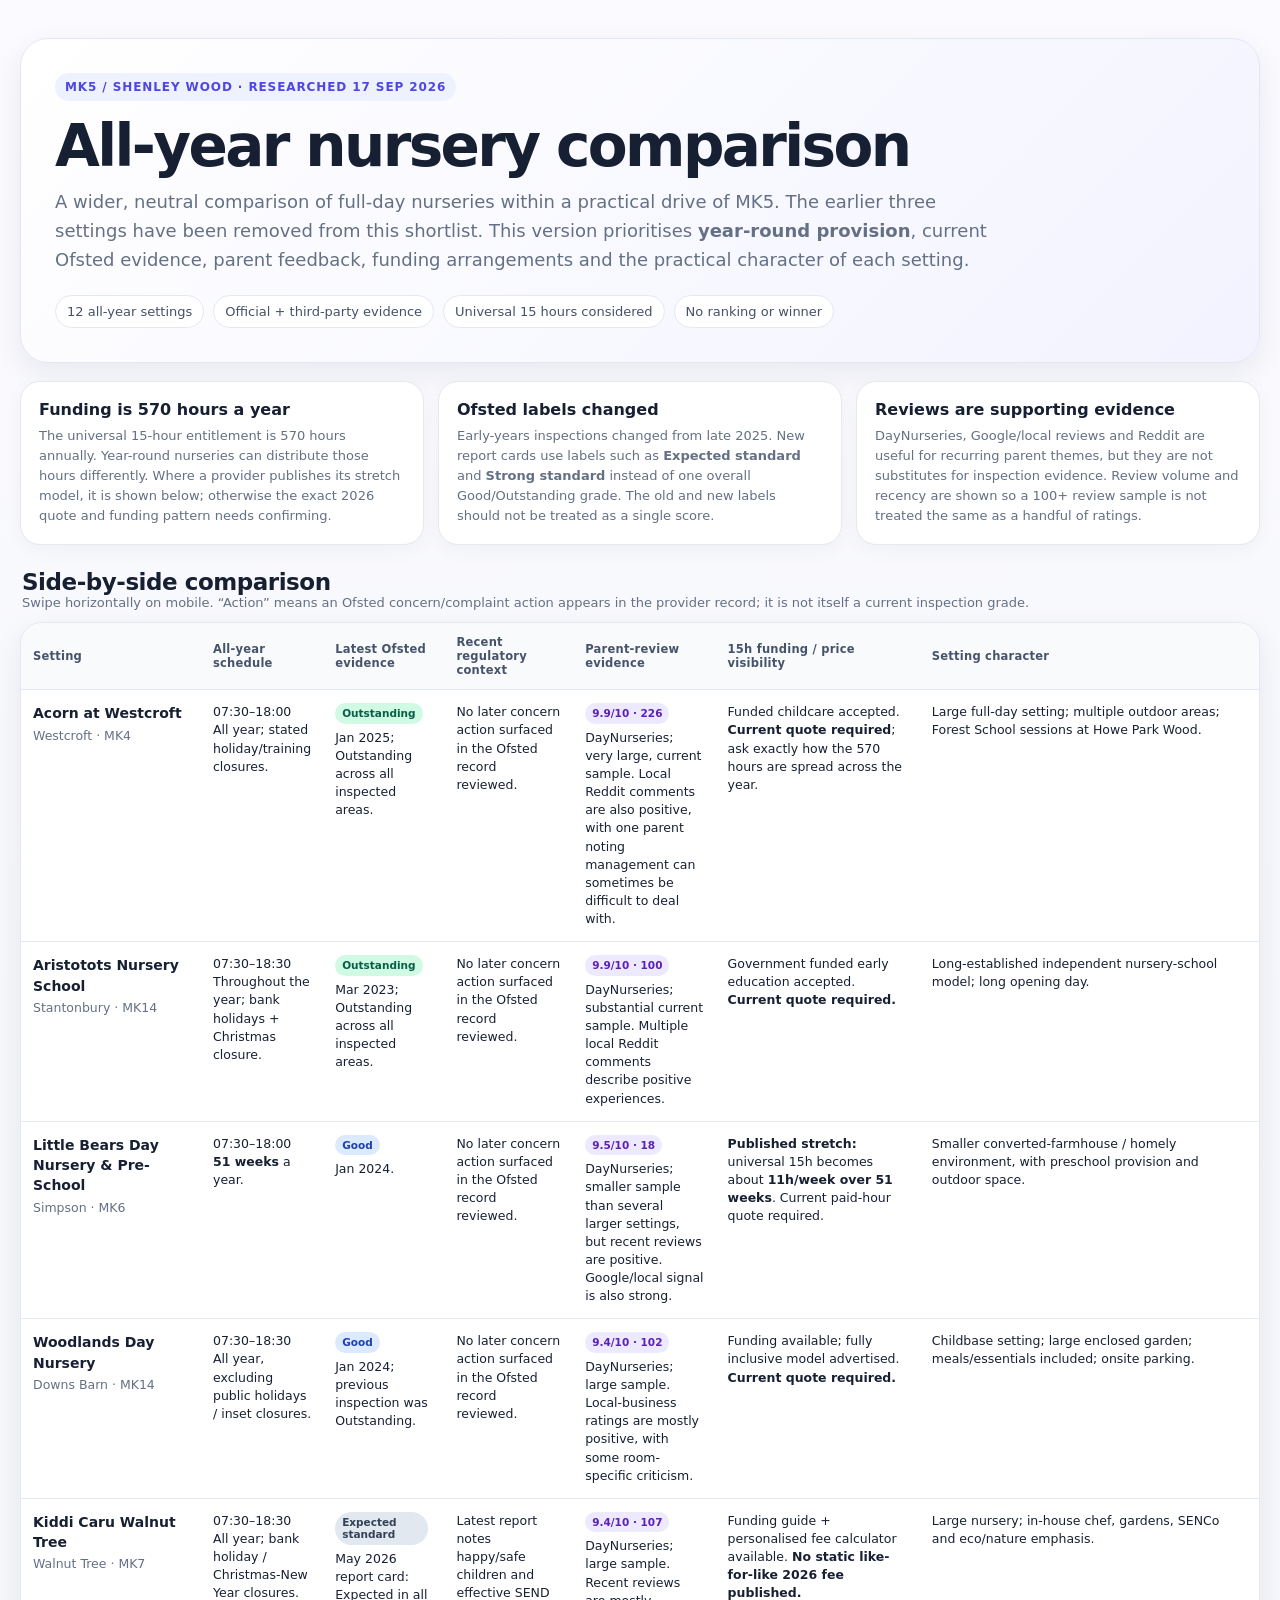
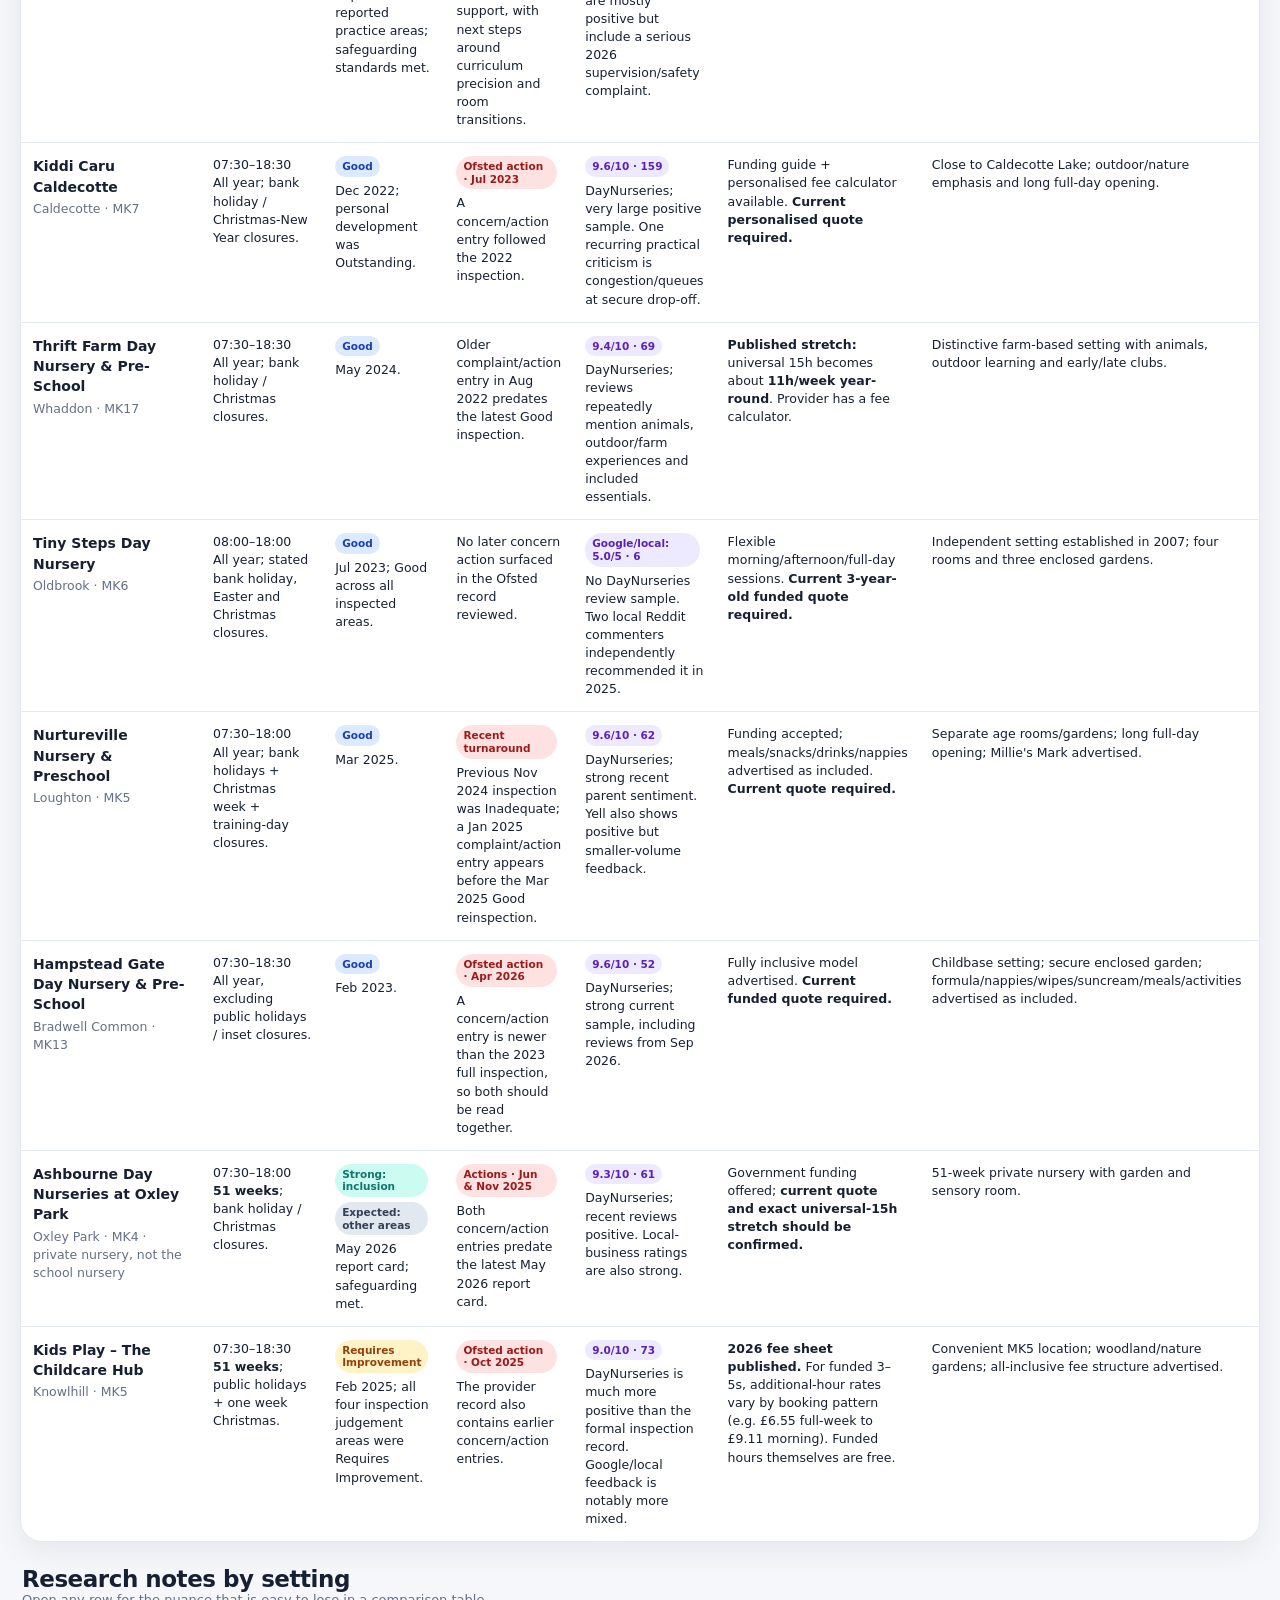
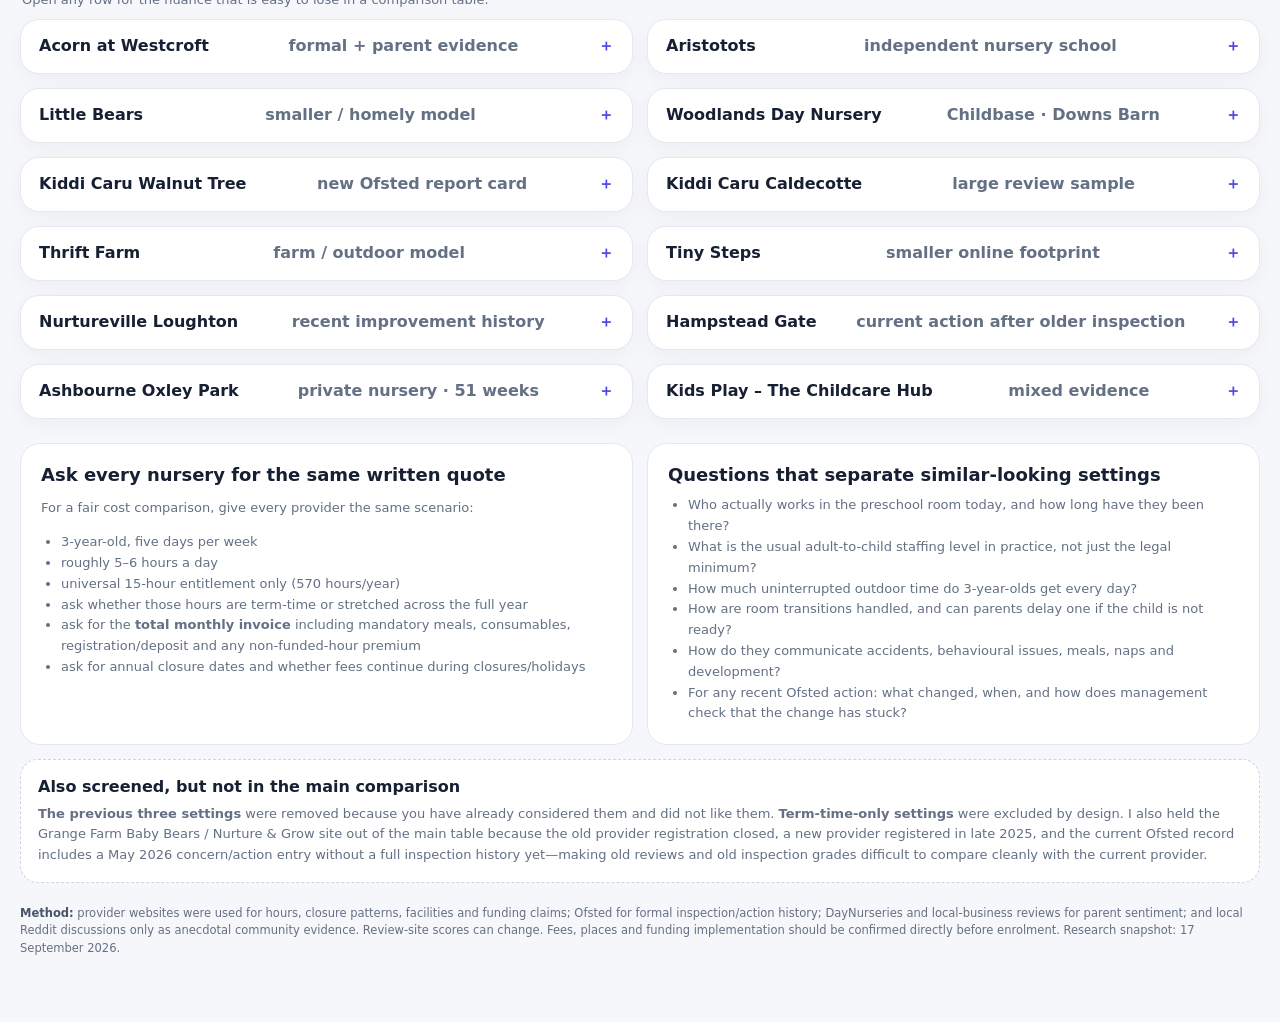
<file: mk5-nursery-comparison/index.html>
<!doctype html>
<html lang="en">
<head>
<meta charset="utf-8">
<meta name="viewport" content="width=device-width,initial-scale=1">
<meta name="color-scheme" content="light">
<title>MK5 all-year nursery comparison</title>
<style>
:root{--bg:#f6f7fb;--card:#fff;--ink:#172033;--muted:#647084;--line:#e4e8ef;--accent:#4f46e5;--accent2:#eef2ff;--shadow:0 10px 30px rgba(15,23,42,.07)}
*{box-sizing:border-box}html{scroll-behavior:smooth}body{margin:0;background:linear-gradient(180deg,#fafaff 0,#f6f7fb 28%,#f6f7fb 100%);color:var(--ink);font-family:Inter,ui-sans-serif,system-ui,-apple-system,BlinkMacSystemFont,"Segoe UI",sans-serif}a{color:#4338ca;text-decoration:none}a:hover{text-decoration:underline}.wrap{max-width:1320px;margin:auto;padding:38px 20px 64px}.hero{background:linear-gradient(135deg,#fff 0%,#f2f3ff 100%);border:1px solid #e3e6f5;border-radius:28px;padding:34px;box-shadow:var(--shadow)}.eyebrow{display:inline-flex;background:var(--accent2);color:var(--accent);font-size:12px;font-weight:850;letter-spacing:.075em;text-transform:uppercase;padding:7px 10px;border-radius:999px}h1{font-size:clamp(32px,5vw,58px);line-height:1.02;letter-spacing:-.045em;margin:16px 0 12px}.lead{max-width:940px;color:var(--muted);font-size:18px;line-height:1.6}.chips{display:flex;gap:9px;flex-wrap:wrap;margin-top:20px}.chip{font-size:13px;border:1px solid var(--line);background:#fff;border-radius:999px;padding:8px 11px;color:#455168}.callouts{display:grid;grid-template-columns:repeat(3,1fr);gap:14px;margin:18px 0}.callout{background:#fff;border:1px solid var(--line);border-radius:20px;padding:18px;box-shadow:0 6px 20px rgba(15,23,42,.04)}.callout h2{font-size:16px;margin:0 0 7px}.callout p{margin:0;color:var(--muted);font-size:13px;line-height:1.55}.section{margin-top:24px}.section-head{display:flex;justify-content:space-between;align-items:end;gap:14px;margin:0 2px 12px}.section-head h2{font-size:23px;letter-spacing:-.02em;margin:0}.section-head p{margin:0;color:var(--muted);font-size:13px}.tablebox{background:#fff;border:1px solid var(--line);border-radius:22px;overflow:hidden;box-shadow:var(--shadow)}.scroll{overflow:auto;max-width:100%}table{border-collapse:separate;border-spacing:0;width:100%;min-width:1240px;font-size:12.5px}thead th{position:sticky;top:0;z-index:2;background:#f8fafc;color:#46536a;text-align:left;font-size:11.5px;letter-spacing:.02em;padding:12px;border-bottom:1px solid var(--line)}tbody td{padding:13px 12px;vertical-align:top;border-bottom:1px solid var(--line);line-height:1.45}tbody tr:last-child td{border-bottom:0}tbody tr:hover{background:#fcfcff}.setting{min-width:180px}.setting strong{font-size:14px}.area{display:block;color:var(--muted);margin-top:3px}.hours{white-space:nowrap}.muted{color:var(--muted)}.badge{display:inline-block;border-radius:999px;padding:4px 7px;font-size:10.5px;font-weight:800;line-height:1.2;margin:0 4px 5px 0}.outstanding{color:#065f46;background:#d1fae5}.good{color:#1e40af;background:#dbeafe}.expected{color:#334155;background:#e2e8f0}.strong{color:#0f766e;background:#ccfbf1}.ri{color:#92400e;background:#fef3c7}.action{color:#991b1b;background:#fee2e2}.review{color:#5b21b6;background:#ede9fe}.srcs{display:flex;gap:6px;flex-wrap:wrap}.src{display:inline-block;border:1px solid #d7dce5;background:#fff;border-radius:8px;padding:4px 6px;font-size:10.5px;font-weight:750;color:#4f46e5}.src:hover{background:#f7f7ff;text-decoration:none}.cards{display:grid;grid-template-columns:repeat(2,1fr);gap:14px}.evidence{background:#fff;border:1px solid var(--line);border-radius:19px;padding:0 18px;box-shadow:0 6px 20px rgba(15,23,42,.04)}details[open]{padding-bottom:16px}.evidence summary{cursor:pointer;list-style:none;padding:16px 0;font-weight:800;display:flex;justify-content:space-between;gap:12px}.evidence summary::-webkit-details-marker{display:none}.evidence summary:after{content:"＋";color:var(--accent)}details[open] summary:after{content:"−"}.evidence p,.evidence li{font-size:13px;color:#526078;line-height:1.55}.evidence ul{padding-left:20px;margin:6px 0 10px}.panelgrid{display:grid;grid-template-columns:1fr 1fr;gap:14px}.panel{background:#fff;border:1px solid var(--line);border-radius:20px;padding:20px}.panel h3{margin:0 0 10px;font-size:18px}.panel p,.panel li{font-size:13px;color:var(--muted);line-height:1.6}.panel ul{padding-left:20px;margin:8px 0 0}.screened{margin-top:14px;background:#fff;border:1px dashed #cbd5e1;border-radius:18px;padding:17px}.screened h3{margin:0 0 8px;font-size:16px}.screened p{margin:0;color:var(--muted);font-size:13px;line-height:1.55}.footer{margin-top:22px;color:var(--muted);font-size:11.5px;line-height:1.55}.footer strong{color:#475569}@media(max-width:900px){.wrap{padding:20px 13px 44px}.hero{padding:24px;border-radius:22px}.callouts{grid-template-columns:1fr}.cards,.panelgrid{grid-template-columns:1fr}.section-head{align-items:start;flex-direction:column}.lead{font-size:16px}table{min-width:1120px}.scroll{-webkit-overflow-scrolling:touch}}
</style>
</head>
<body>
<main class="wrap">
<section class="hero">
<div class="eyebrow">MK5 / Shenley Wood · researched 17 Sep 2026</div>
<h1>All-year nursery comparison</h1>
<div class="lead">A wider, neutral comparison of full-day nurseries within a practical drive of MK5. The earlier three settings have been removed from this shortlist. This version prioritises <strong>year-round provision</strong>, current Ofsted evidence, parent feedback, funding arrangements and the practical character of each setting.</div>
<div class="chips"><span class="chip">12 all-year settings</span><span class="chip">Official + third-party evidence</span><span class="chip">Universal 15 hours considered</span><span class="chip">No ranking or winner</span></div>
</section>

<section class="callouts">
<div class="callout"><h2>Funding is 570 hours a year</h2><p>The universal 15-hour entitlement is 570 hours annually. Year-round nurseries can distribute those hours differently. Where a provider publishes its stretch model, it is shown below; otherwise the exact 2026 quote and funding pattern needs confirming.</p></div>
<div class="callout"><h2>Ofsted labels changed</h2><p>Early-years inspections changed from late 2025. New report cards use labels such as <strong>Expected standard</strong> and <strong>Strong standard</strong> instead of one overall Good/Outstanding grade. The old and new labels should not be treated as a single score.</p></div>
<div class="callout"><h2>Reviews are supporting evidence</h2><p>DayNurseries, Google/local reviews and Reddit are useful for recurring parent themes, but they are not substitutes for inspection evidence. Review volume and recency are shown so a 100+ review sample is not treated the same as a handful of ratings.</p></div>
</section>

<section class="section">
<div class="section-head"><div><h2>Side-by-side comparison</h2><p>Swipe horizontally on mobile. “Action” means an Ofsted concern/complaint action appears in the provider record; it is not itself a current inspection grade.</p></div></div>
<div class="tablebox"><div class="scroll"><table>
<thead><tr><th>Setting</th><th>All-year schedule</th><th>Latest Ofsted evidence</th><th>Recent regulatory context</th><th>Parent-review evidence</th><th>15h funding / price visibility</th><th>Setting character</th><th>Sources</th></tr></thead>
<tbody>
<tr><td class="setting"><strong>Acorn at Westcroft</strong><span class="area">Westcroft · MK4</span></td><td><span class="hours">07:30–18:00</span><br>All year; stated holiday/training closures.</td><td><span class="badge outstanding">Outstanding</span><br>Jan 2025; Outstanding across all inspected areas.</td><td>No later concern action surfaced in the Ofsted record reviewed.</td><td><span class="badge review">9.9/10 · 226</span><br>DayNurseries; very large, current sample. Local Reddit comments are also positive, with one parent noting management can sometimes be difficult to deal with.</td><td>Funded childcare accepted. <strong>Current quote required</strong>; ask exactly how the 570 hours are spread across the year.</td><td>Large full-day setting; multiple outdoor areas; Forest School sessions at Howe Park Wood.</td><td><div class="srcs"><a class="src" href="https://www.acornearlyyears.org.uk/westcroft">Official</a><a class="src" href="https://reports.ofsted.gov.uk/provider/16/EY447038">Ofsted</a><a class="src" href="https://www.daynurseries.co.uk/daynursery.cfm/searchazref/65432197002">Reviews</a></div></td></tr>
<tr><td class="setting"><strong>Aristotots Nursery School</strong><span class="area">Stantonbury · MK14</span></td><td><span class="hours">07:30–18:30</span><br>Throughout the year; bank holidays + Christmas closure.</td><td><span class="badge outstanding">Outstanding</span><br>Mar 2023; Outstanding across all inspected areas.</td><td>No later concern action surfaced in the Ofsted record reviewed.</td><td><span class="badge review">9.9/10 · 100</span><br>DayNurseries; substantial current sample. Multiple local Reddit comments describe positive experiences.</td><td>Government funded early education accepted. <strong>Current quote required.</strong></td><td>Long-established independent nursery-school model; long opening day.</td><td><div class="srcs"><a class="src" href="https://reports.ofsted.gov.uk/provider/16/EY270136">Ofsted</a><a class="src" href="https://www.daynurseries.co.uk/daynursery.cfm/searchazref/50001026ARIA">Reviews</a></div></td></tr>
<tr><td class="setting"><strong>Little Bears Day Nursery &amp; Pre-School</strong><span class="area">Simpson · MK6</span></td><td><span class="hours">07:30–18:00</span><br><strong>51 weeks</strong> a year.</td><td><span class="badge good">Good</span><br>Jan 2024.</td><td>No later concern action surfaced in the Ofsted record reviewed.</td><td><span class="badge review">9.5/10 · 18</span><br>DayNurseries; smaller sample than several larger settings, but recent reviews are positive. Google/local signal is also strong.</td><td><strong>Published stretch:</strong> universal 15h becomes about <strong>11h/week over 51 weeks</strong>. Current paid-hour quote required.</td><td>Smaller converted-farmhouse / homely environment, with preschool provision and outdoor space.</td><td><div class="srcs"><a class="src" href="https://www.littlebearsnurserymk.co.uk/">Official</a><a class="src" href="https://www.littlebearsnurserymk.co.uk/nursery-funding">Funding</a><a class="src" href="https://reports.ofsted.gov.uk/provider/16/EY226139">Ofsted</a><a class="src" href="https://www.daynurseries.co.uk/daynursery.cfm/searchazref/50001026LITM">Reviews</a></div></td></tr>
<tr><td class="setting"><strong>Woodlands Day Nursery</strong><span class="area">Downs Barn · MK14</span></td><td><span class="hours">07:30–18:30</span><br>All year, excluding public holidays / inset closures.</td><td><span class="badge good">Good</span><br>Jan 2024; previous inspection was Outstanding.</td><td>No later concern action surfaced in the Ofsted record reviewed.</td><td><span class="badge review">9.4/10 · 102</span><br>DayNurseries; large sample. Local-business ratings are mostly positive, with some room-specific criticism.</td><td>Funding available; fully inclusive model advertised. <strong>Current quote required.</strong></td><td>Childbase setting; large enclosed garden; meals/essentials included; onsite parking.</td><td><div class="srcs"><a class="src" href="https://childbasepartnership.com/nursery/woodlands-day-nursery-mk/">Official</a><a class="src" href="https://reports.ofsted.gov.uk/provider/16/141883">Ofsted</a><a class="src" href="https://www.daynurseries.co.uk/daynursery.cfm/searchazref/50001026WOOA">Reviews</a></div></td></tr>
<tr><td class="setting"><strong>Kiddi Caru Walnut Tree</strong><span class="area">Walnut Tree · MK7</span></td><td><span class="hours">07:30–18:30</span><br>All year; bank holiday / Christmas-New Year closures.</td><td><span class="badge expected">Expected standard</span><br>May 2026 report card: Expected in all reported practice areas; safeguarding standards met.</td><td>Latest report notes happy/safe children and effective SEND support, with next steps around curriculum precision and room transitions.</td><td><span class="badge review">9.4/10 · 107</span><br>DayNurseries; large sample. Recent reviews are mostly positive but include a serious 2026 supervision/safety complaint.</td><td>Funding guide + personalised fee calculator available. <strong>No static like-for-like 2026 fee published.</strong></td><td>Large nursery; in-house chef, gardens, SENCo and eco/nature emphasis.</td><td><div class="srcs"><a class="src" href="https://www.grandiruk.com/nurseries/milton-keynes/kiddi-caru-walnut-tree-milton-keynes/">Official</a><a class="src" href="https://reports.ofsted.gov.uk/provider/16/2702662">Ofsted</a><a class="src" href="https://www.daynurseries.co.uk/daynursery.cfm/searchazref/50001026KIDB">Reviews</a></div></td></tr>
<tr><td class="setting"><strong>Kiddi Caru Caldecotte</strong><span class="area">Caldecotte · MK7</span></td><td><span class="hours">07:30–18:30</span><br>All year; bank holiday / Christmas-New Year closures.</td><td><span class="badge good">Good</span><br>Dec 2022; personal development was Outstanding.</td><td><span class="badge action">Ofsted action · Jul 2023</span><br>A concern/action entry followed the 2022 inspection.</td><td><span class="badge review">9.6/10 · 159</span><br>DayNurseries; very large positive sample. One recurring practical criticism is congestion/queues at secure drop-off.</td><td>Funding guide + personalised fee calculator available. <strong>Current personalised quote required.</strong></td><td>Close to Caldecotte Lake; outdoor/nature emphasis and long full-day opening.</td><td><div class="srcs"><a class="src" href="https://www.grandiruk.com/nurseries/milton-keynes/kiddi-caru-caldecotte-milton-keynes/">Official</a><a class="src" href="https://reports.ofsted.gov.uk/provider/16/EY393830">Ofsted</a><a class="src" href="https://www.daynurseries.co.uk/daynursery.cfm/searchazref/33759">Reviews</a></div></td></tr>
<tr><td class="setting"><strong>Thrift Farm Day Nursery &amp; Pre-School</strong><span class="area">Whaddon · MK17</span></td><td><span class="hours">07:30–18:30</span><br>All year; bank holiday / Christmas closures.</td><td><span class="badge good">Good</span><br>May 2024.</td><td>Older complaint/action entry in Aug 2022 predates the latest Good inspection.</td><td><span class="badge review">9.4/10 · 69</span><br>DayNurseries; reviews repeatedly mention animals, outdoor/farm experiences and included essentials.</td><td><strong>Published stretch:</strong> universal 15h becomes about <strong>11h/week year-round</strong>. Provider has a fee calculator.</td><td>Distinctive farm-based setting with animals, outdoor learning and early/late clubs.</td><td><div class="srcs"><a class="src" href="https://www.thrift-farm.co.uk/day-nursery-and-pre-school/">Official</a><a class="src" href="https://www.thrift-farm.co.uk/nursery-faqs/">Funding</a><a class="src" href="https://reports.ofsted.gov.uk/provider/16/2678190">Ofsted</a><a class="src" href="https://www.daynurseries.co.uk/daynursery.cfm/searchazref/65432197564">Reviews</a></div></td></tr>
<tr><td class="setting"><strong>Tiny Steps Day Nursery</strong><span class="area">Oldbrook · MK6</span></td><td><span class="hours">08:00–18:00</span><br>All year; stated bank holiday, Easter and Christmas closures.</td><td><span class="badge good">Good</span><br>Jul 2023; Good across all inspected areas.</td><td>No later concern action surfaced in the Ofsted record reviewed.</td><td><span class="badge review">Google/local: 5.0/5 · 6</span><br>No DayNurseries review sample. Two local Reddit commenters independently recommended it in 2025.</td><td>Flexible morning/afternoon/full-day sessions. <strong>Current 3-year-old funded quote required.</strong></td><td>Independent setting established in 2007; four rooms and three enclosed gardens.</td><td><div class="srcs"><a class="src" href="https://tinysteps.org.uk/">Official</a><a class="src" href="https://reports.ofsted.gov.uk/provider/16/EY358858">Ofsted</a><a class="src" href="https://www.daynurseries.co.uk/daynursery.cfm/searchazref/50001026TINA">Review listing</a></div></td></tr>
<tr><td class="setting"><strong>Nurtureville Nursery &amp; Preschool</strong><span class="area">Loughton · MK5</span></td><td><span class="hours">07:30–18:00</span><br>All year; bank holidays + Christmas week + training-day closures.</td><td><span class="badge good">Good</span><br>Mar 2025.</td><td><span class="badge action">Recent turnaround</span><br>Previous Nov 2024 inspection was Inadequate; a Jan 2025 complaint/action entry appears before the Mar 2025 Good reinspection.</td><td><span class="badge review">9.6/10 · 62</span><br>DayNurseries; strong recent parent sentiment. Yell also shows positive but smaller-volume feedback.</td><td>Funding accepted; meals/snacks/drinks/nappies advertised as included. <strong>Current quote required.</strong></td><td>Separate age rooms/gardens; long full-day opening; Millie's Mark advertised.</td><td><div class="srcs"><a class="src" href="https://nurturevillenursery.co.uk/loughton/">Official</a><a class="src" href="https://reports.ofsted.gov.uk/provider/16/EY554816">Ofsted</a><a class="src" href="https://www.daynurseries.co.uk/daynursery.cfm/searchazref/50001026HAPA">Reviews</a></div></td></tr>
<tr><td class="setting"><strong>Hampstead Gate Day Nursery &amp; Pre-School</strong><span class="area">Bradwell Common · MK13</span></td><td><span class="hours">07:30–18:30</span><br>All year, excluding public holidays / inset closures.</td><td><span class="badge good">Good</span><br>Feb 2023.</td><td><span class="badge action">Ofsted action · Apr 2026</span><br>A concern/action entry is newer than the 2023 full inspection, so both should be read together.</td><td><span class="badge review">9.6/10 · 52</span><br>DayNurseries; strong current sample, including reviews from Sep 2026.</td><td>Fully inclusive model advertised. <strong>Current funded quote required.</strong></td><td>Childbase setting; secure enclosed garden; formula/nappies/wipes/suncream/meals/activities advertised as included.</td><td><div class="srcs"><a class="src" href="https://childbasepartnership.com/nursery/hampstead-gate-day-nursery/">Official</a><a class="src" href="https://reports.ofsted.gov.uk/provider/16/2614692">Ofsted</a><a class="src" href="https://www.daynurseries.co.uk/daynursery.cfm/searchazref/65432240222">Reviews</a></div></td></tr>
<tr><td class="setting"><strong>Ashbourne Day Nurseries at Oxley Park</strong><span class="area">Oxley Park · MK4 · private nursery, not the school nursery</span></td><td><span class="hours">07:30–18:00</span><br><strong>51 weeks</strong>; bank holiday / Christmas closures.</td><td><span class="badge strong">Strong: inclusion</span><span class="badge expected">Expected: other areas</span><br>May 2026 report card; safeguarding met.</td><td><span class="badge action">Actions · Jun &amp; Nov 2025</span><br>Both concern/action entries predate the latest May 2026 report card.</td><td><span class="badge review">9.3/10 · 61</span><br>DayNurseries; recent reviews positive. Local-business ratings are also strong.</td><td>Government funding offered; <strong>current quote and exact universal-15h stretch should be confirmed.</strong></td><td>51-week private nursery with garden and sensory room.</td><td><div class="srcs"><a class="src" href="https://ashbournedaynurseries.com/locations/ashbourne-day-nurseries-at-oxley-park-milton-keynes/">Official</a><a class="src" href="https://reports.ofsted.gov.uk/provider/16/EY393354">Ofsted</a><a class="src" href="https://www.daynurseries.co.uk/daynursery.cfm/searchazref/50001015MONA">Reviews</a></div></td></tr>
<tr><td class="setting"><strong>Kids Play – The Childcare Hub</strong><span class="area">Knowlhill · MK5</span></td><td><span class="hours">07:30–18:30</span><br><strong>51 weeks</strong>; public holidays + one week Christmas.</td><td><span class="badge ri">Requires Improvement</span><br>Feb 2025; all four inspection judgement areas were Requires Improvement.</td><td><span class="badge action">Ofsted action · Oct 2025</span><br>The provider record also contains earlier concern/action entries.</td><td><span class="badge review">9.0/10 · 73</span><br>DayNurseries is much more positive than the formal inspection record. Google/local feedback is notably more mixed.</td><td><strong>2026 fee sheet published.</strong> For funded 3–5s, additional-hour rates vary by booking pattern (e.g. £6.55 full-week to £9.11 morning). Funded hours themselves are free.</td><td>Convenient MK5 location; woodland/nature gardens; all-inclusive fee structure advertised.</td><td><div class="srcs"><a class="src" href="https://familyfirstnurseries.co.uk/nurseries/kids-play-the-childcare-hub">Official</a><a class="src" href="https://www.kidsplaychildcare.co.uk/wp-content/uploads/2026/03/Kidsplay-The-Childcare-Hub-Fee-Sheet-1-April-2026.pdf">2026 fees</a><a class="src" href="https://reports.ofsted.gov.uk/provider/16/EY478720">Ofsted</a><a class="src" href="https://www.daynurseries.co.uk/daynursery.cfm/searchazref/33562">Reviews</a></div></td></tr>
</tbody></table></div></div>
</section>

<section class="section">
<div class="section-head"><div><h2>Research notes by setting</h2><p>Open any row for the nuance that is easy to lose in a comparison table.</p></div></div>
<div class="cards">
<details class="evidence"><summary>Acorn at Westcroft <span class="muted">formal + parent evidence</span></summary><ul><li>The Jan 2025 inspection is unusually current and was Outstanding in every judgement area under the old framework.</li><li>The 226-review DayNurseries sample is the largest among the settings compared here and contains recent 2026 feedback.</li><li>Outdoor provision is a recurring feature: several play areas plus Forest School at Howe Park Wood.</li><li>On a tour, confirm the exact preschool-room daily routine, staff continuity and how 570 universal funded hours are applied across an all-year booking.</li></ul></details>
<details class="evidence"><summary>Aristotots <span class="muted">independent nursery school</span></summary><ul><li>Formal inspection is older than Acorn Westcroft's but was Outstanding across all areas in Mar 2023.</li><li>Parent-review depth is strong: around 100 DayNurseries reviews plus recurring positive comments in local Reddit discussions.</li><li>Because public 2026 fees are not sufficiently clear for a like-for-like comparison, obtain a written quote based on the same 5-day schedule used for every nursery you visit.</li></ul></details>
<details class="evidence"><summary>Little Bears <span class="muted">smaller / homely model</span></summary><ul><li>One of the clearest providers on universal funding: 15 hours term-time is published as about 11 hours/week when stretched over its 51-week year.</li><li>Its parent-review sample is much smaller than the big chains, so the 9.5/10 score should be read with that context.</li><li>The converted-farmhouse feel is materially different from the larger purpose-built settings, so this is especially worth judging in person.</li></ul></details>
<details class="evidence"><summary>Woodlands Day Nursery <span class="muted">Childbase · Downs Barn</span></summary><ul><li>Good in Jan 2024 after a previous Outstanding inspection; large independent review sample.</li><li>Childbase markets it as fully inclusive and it has a large enclosed garden.</li><li>Public feedback is mainly positive, but at least one local-business review was less positive about the 3-year-old room specifically—worth asking to see that room and meet its current team.</li></ul></details>
<details class="evidence"><summary>Kiddi Caru Walnut Tree <span class="muted">new Ofsted report card</span></summary><ul><li>The May 2026 report is especially useful because it is current: every reported practice area was at Expected standard and safeguarding standards were met.</li><li>Ofsted's development points concerned curriculum precision for individual next steps and transitions between rooms.</li><li>Parent feedback is mostly strong but not uniformly so; a serious 2026 supervision/safety complaint appears within otherwise positive recent reviews.</li></ul></details>
<details class="evidence"><summary>Kiddi Caru Caldecotte <span class="muted">large review sample</span></summary><ul><li>The most recent full inspection found Good overall in Dec 2022, with Outstanding personal development.</li><li>An Ofsted concern/action record followed in Jul 2023, so ask what changed after that event.</li><li>Parent sentiment is very strong at scale, although secure-entry/drop-off queues appear in practical feedback.</li></ul></details>
<details class="evidence"><summary>Thrift Farm <span class="muted">farm / outdoor model</span></summary><ul><li>The May 2024 inspection was Good; an older 2022 action predates that inspection.</li><li>The setting is structurally different from most city nurseries: working-farm context, animals and outdoor learning recur throughout parent feedback.</li><li>Funding is relatively transparent, with the universal entitlement stretched to roughly 11 hours/week across the year.</li></ul></details>
<details class="evidence"><summary>Tiny Steps <span class="muted">smaller online footprint</span></summary><ul><li>Consistent Good inspection history and positive local anecdotes are encouraging evidence, but there is far less independent review volume than at the large providers.</li><li>Two separate local Reddit commenters recommended Tiny Steps in a 2025 MK nursery discussion.</li><li>The thin review footprint makes an in-person tour and questions about staff turnover/current preschool-room staffing more important.</li></ul></details>
<details class="evidence"><summary>Nurtureville Loughton <span class="muted">recent improvement history</span></summary><ul><li>The current Mar 2025 inspection is Good, but it followed an Inadequate inspection in Nov 2024 and a Jan 2025 complaint/action record.</li><li>That makes this a setting where the chronology matters: ask specifically what systems, staffing or leadership changes were made and sustained after the earlier findings.</li><li>Current parent feedback is strongly positive, so formal and parent evidence both deserve weight without erasing the recent history.</li></ul></details>
<details class="evidence"><summary>Hampstead Gate <span class="muted">current action after older inspection</span></summary><ul><li>The full inspection is Good but dates from Feb 2023; an Ofsted concern/action entry in Apr 2026 is more recent.</li><li>Its DayNurseries feedback remains strong and current, including Sep 2026 reviews.</li><li>On a tour, ask directly what the 2026 Ofsted action related to and what was changed as a result.</li></ul></details>
<details class="evidence"><summary>Ashbourne Oxley Park <span class="muted">private nursery · 51 weeks</span></summary><ul><li>This is not the Oxley Park Academy school nursery from the old page.</li><li>Two 2025 action entries are followed by a May 2026 report card: Inclusion was Strong, other practice areas Expected, and safeguarding standards were met.</li><li>This gives unusually useful “before and after” chronology, but the provider should still explain what changed between the 2025 actions and 2026 inspection.</li></ul></details>
<details class="evidence"><summary>Kids Play – The Childcare Hub <span class="muted">mixed evidence</span></summary><ul><li>This setting has one of the clearest public 2026 fee sheets, which is useful for financial comparison.</li><li>Its evidence is genuinely mixed: Feb 2025 Requires Improvement plus a later Oct 2025 action, versus a relatively strong 9.0/10 DayNurseries score.</li><li>That mismatch is worth exploring directly rather than resolving from reviews alone—ask about the specific inspection findings, subsequent changes, staff stability and whether Ofsted has revisited those issues.</li></ul></details>
</div>
</section>

<section class="section panelgrid">
<div class="panel"><h3>Ask every nursery for the same written quote</h3><p>For a fair cost comparison, give every provider the same scenario:</p><ul><li>3-year-old, five days per week</li><li>roughly 5–6 hours a day</li><li>universal 15-hour entitlement only (570 hours/year)</li><li>ask whether those hours are term-time or stretched across the full year</li><li>ask for the <strong>total monthly invoice</strong> including mandatory meals, consumables, registration/deposit and any non-funded-hour premium</li><li>ask for annual closure dates and whether fees continue during closures/holidays</li></ul></div>
<div class="panel"><h3>Questions that separate similar-looking settings</h3><ul><li>Who actually works in the preschool room today, and how long have they been there?</li><li>What is the usual adult-to-child staffing level in practice, not just the legal minimum?</li><li>How much uninterrupted outdoor time do 3-year-olds get every day?</li><li>How are room transitions handled, and can parents delay one if the child is not ready?</li><li>How do they communicate accidents, behavioural issues, meals, naps and development?</li><li>For any recent Ofsted action: what changed, when, and how does management check that the change has stuck?</li></ul></div>
</section>

<div class="screened"><h3>Also screened, but not in the main comparison</h3><p><strong>The previous three settings</strong> were removed because you have already considered them and did not like them. <strong>Term-time-only settings</strong> were excluded by design. I also held the Grange Farm Baby Bears / Nurture &amp; Grow site out of the main table because the old provider registration closed, a new provider registered in late 2025, and the current Ofsted record includes a May 2026 concern/action entry without a full inspection history yet—making old reviews and old inspection grades difficult to compare cleanly with the current provider.</p></div>

<footer class="footer"><strong>Method:</strong> provider websites were used for hours, closure patterns, facilities and funding claims; Ofsted for formal inspection/action history; DayNurseries and local-business reviews for parent sentiment; and local Reddit discussions only as anecdotal community evidence. Review-site scores can change. Fees, places and funding implementation should be confirmed directly before enrolment. Research snapshot: 17 September 2026.</footer>
</main>
</body>
</html>
</file>
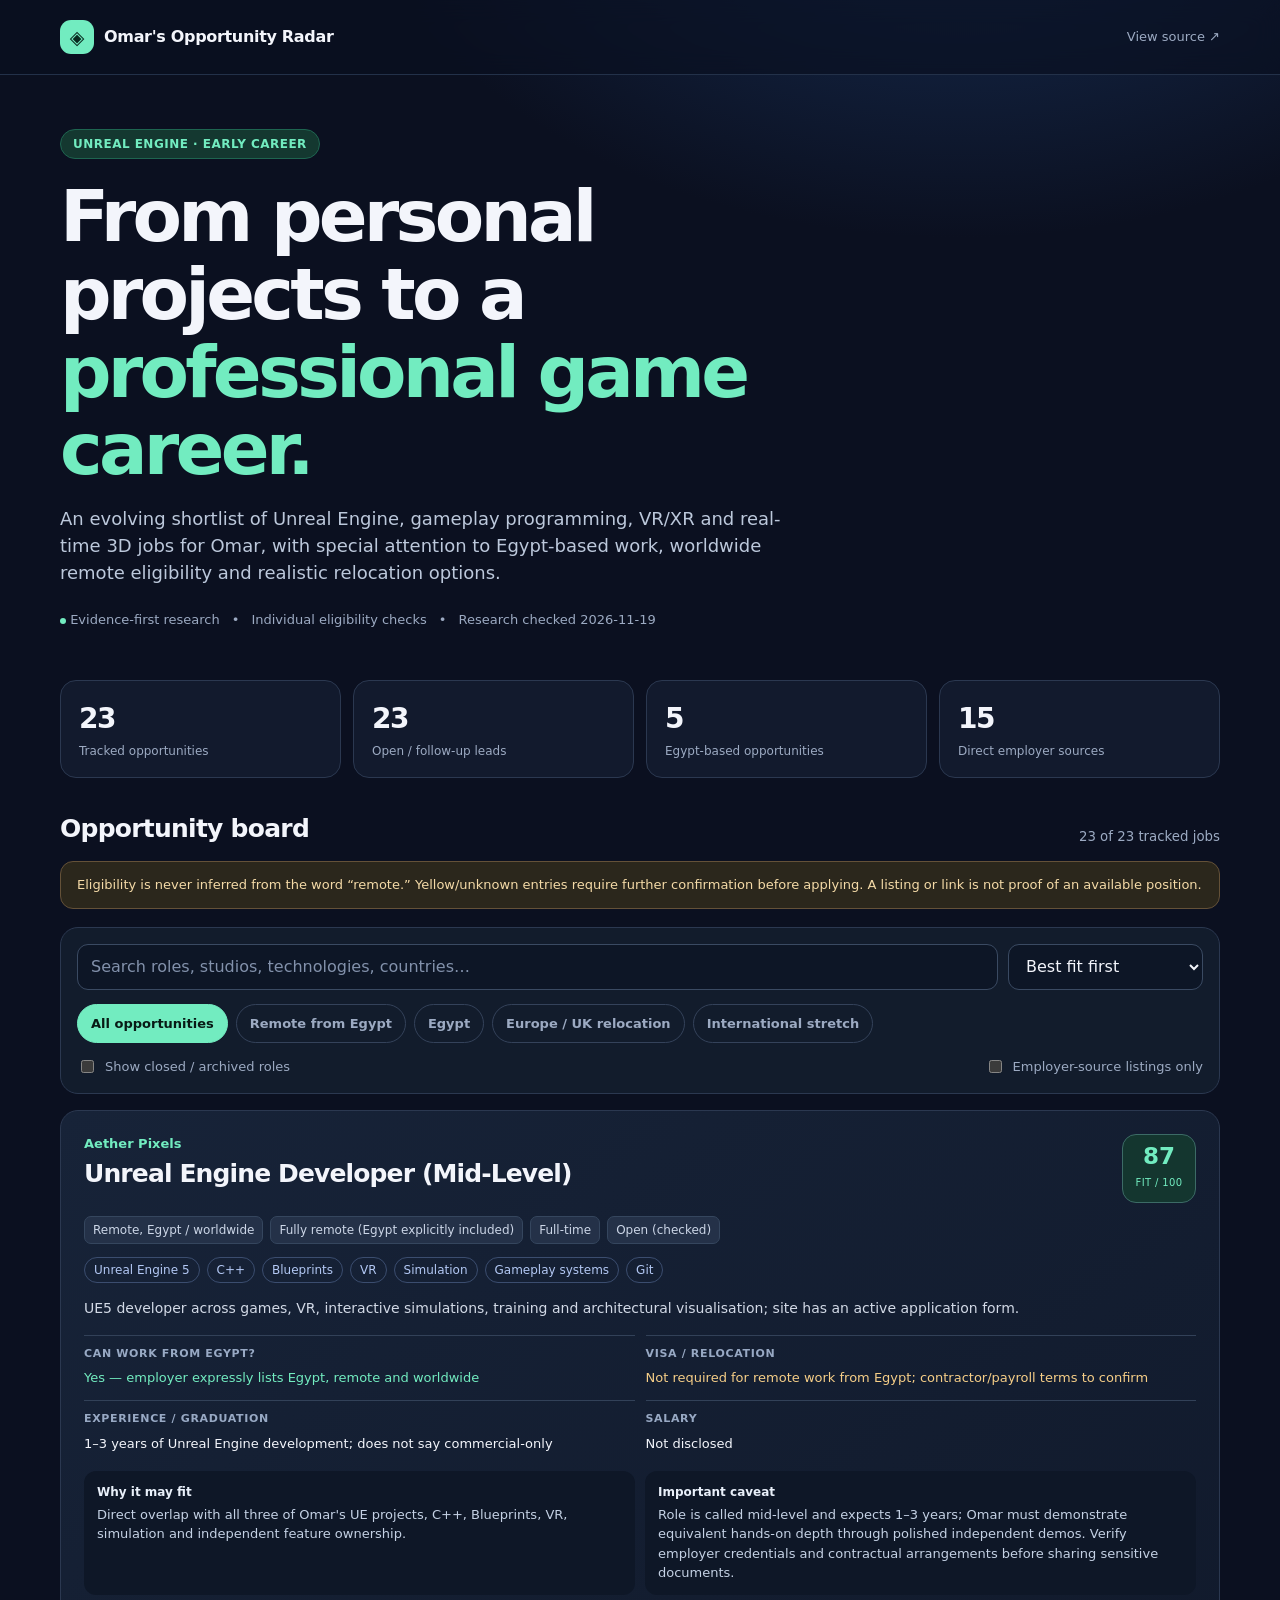
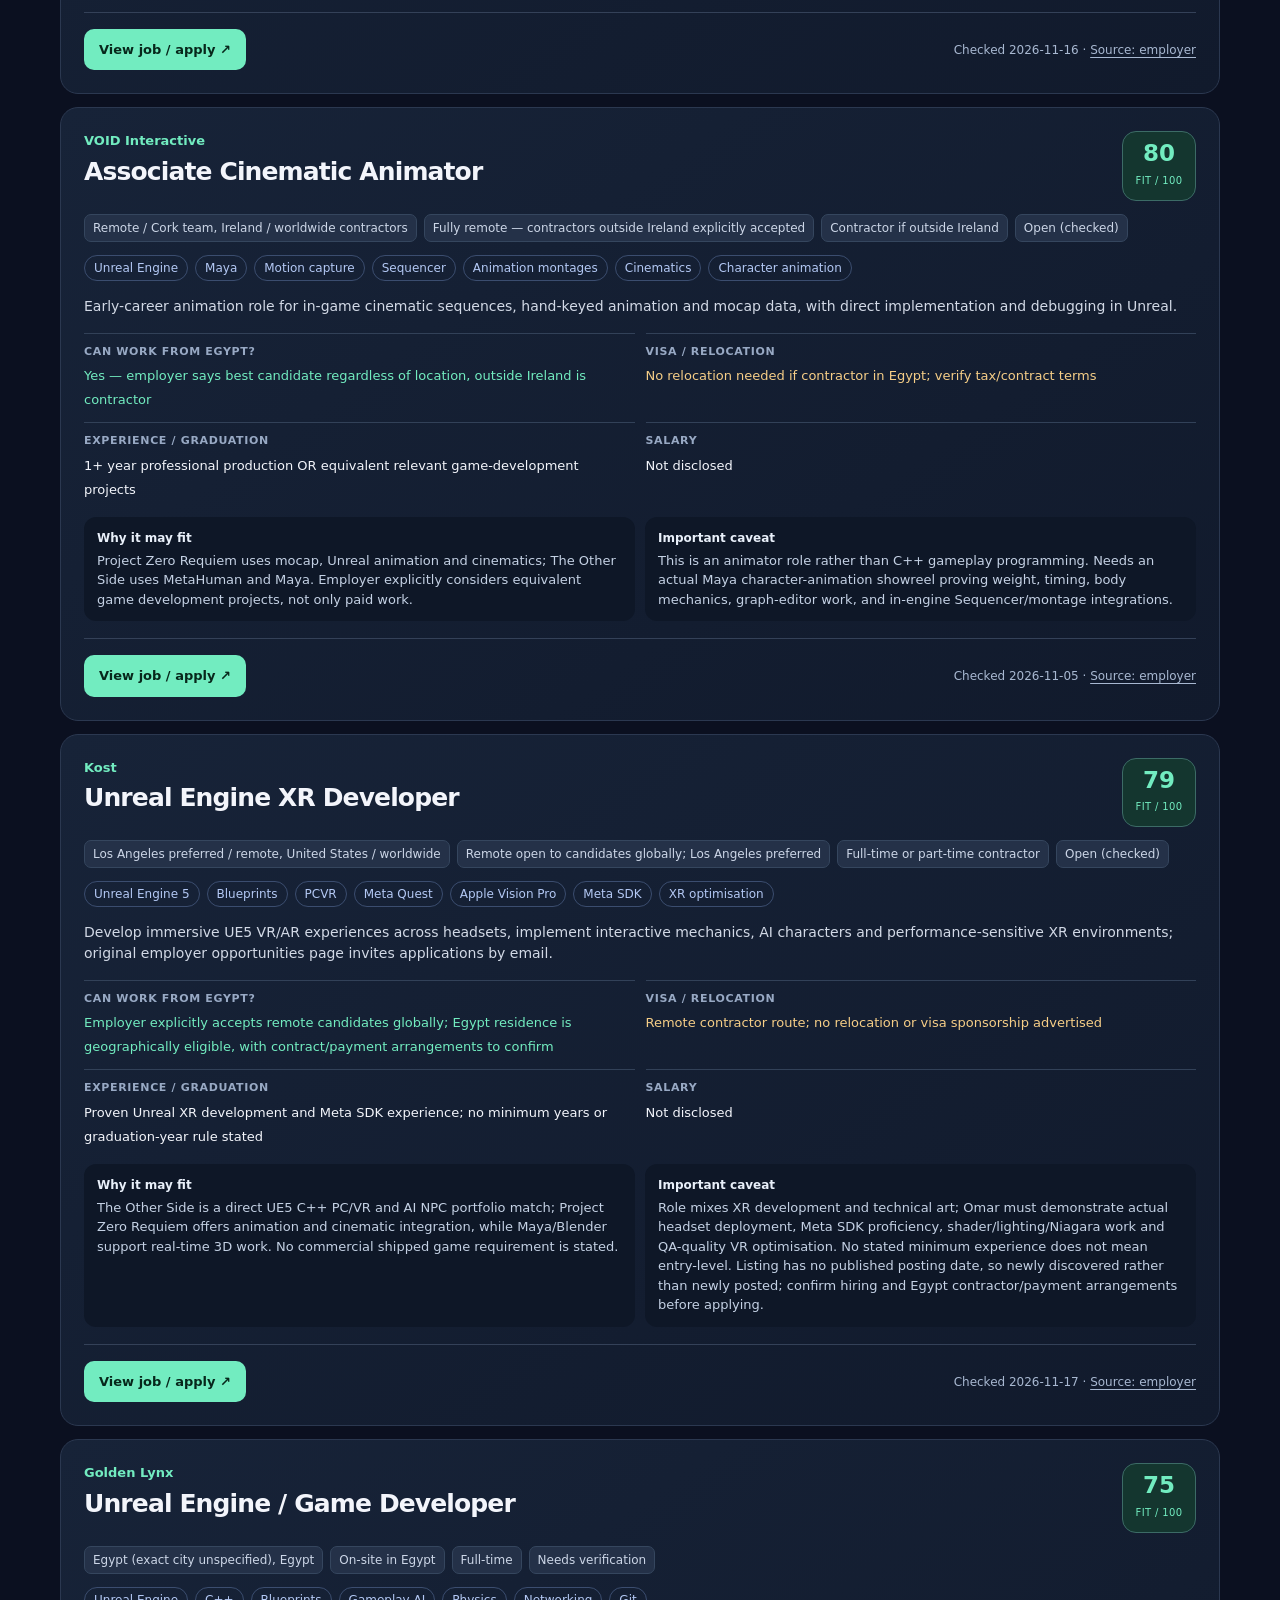
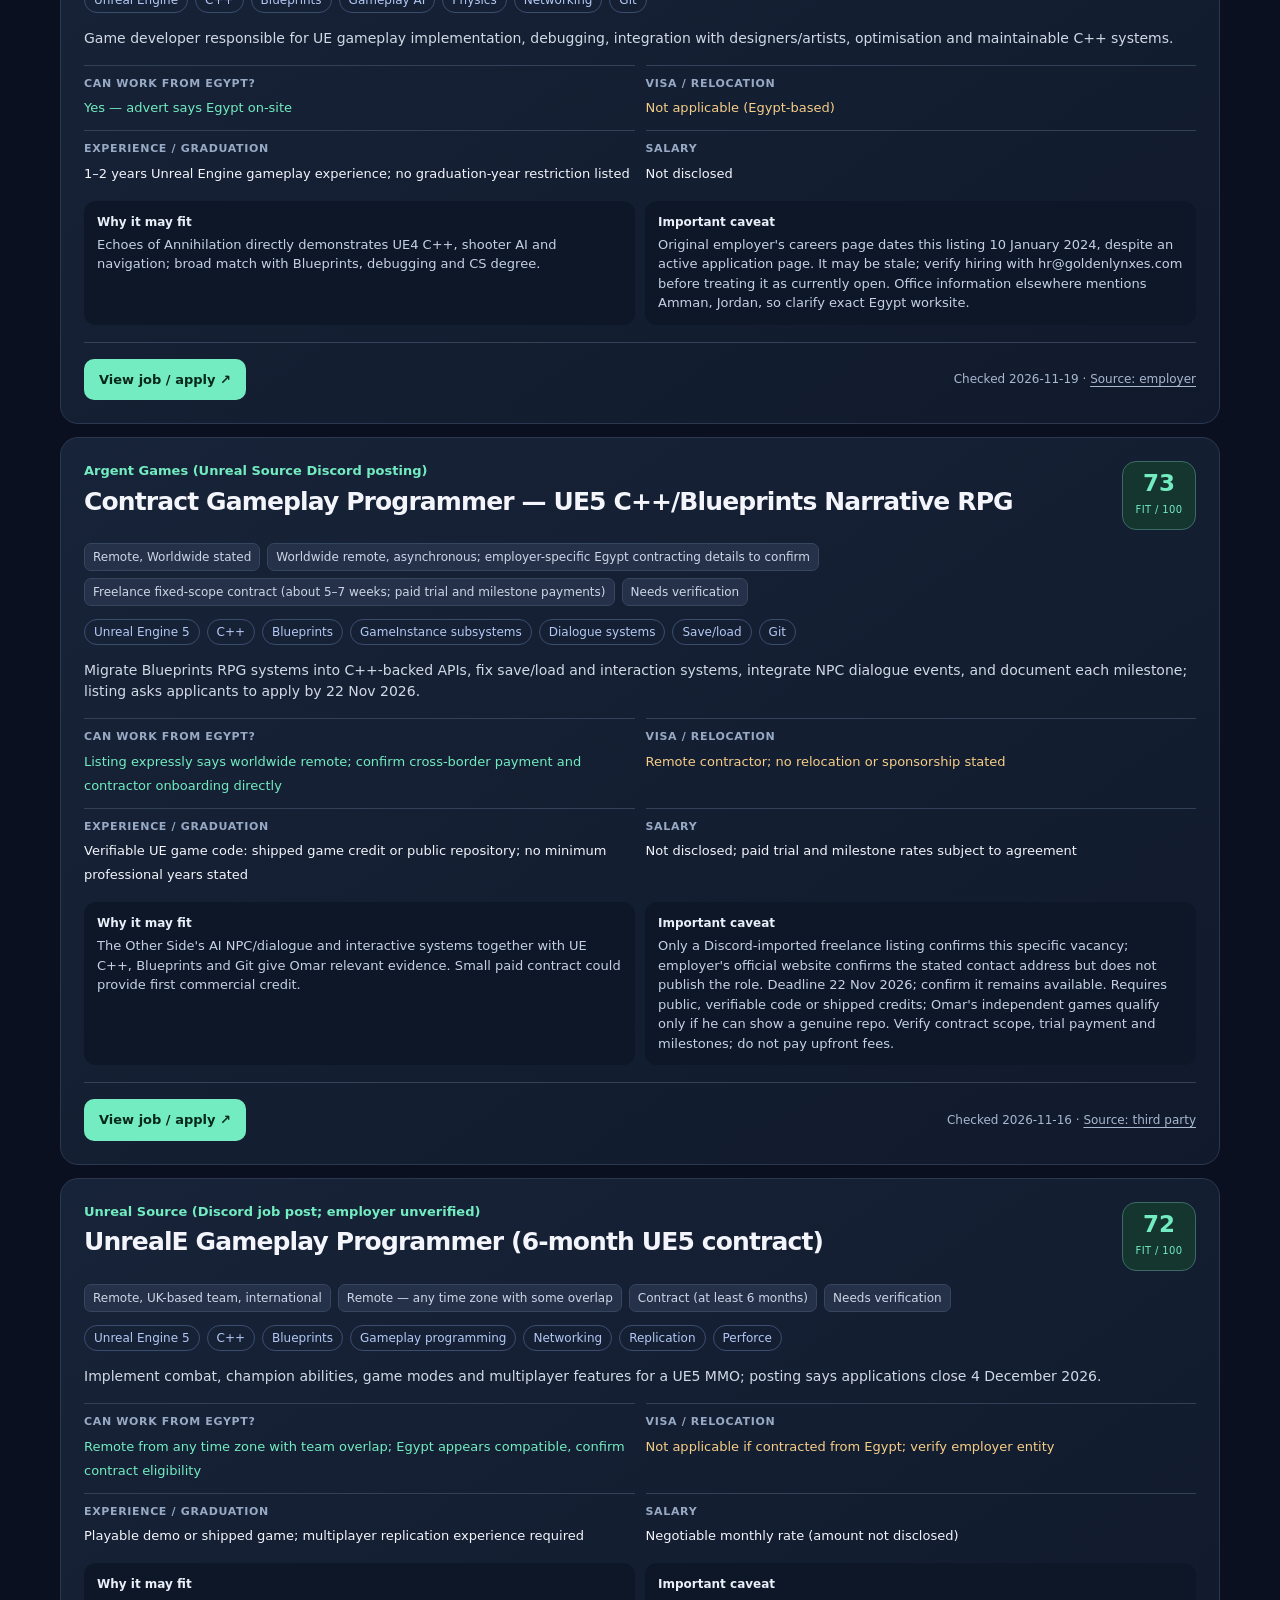
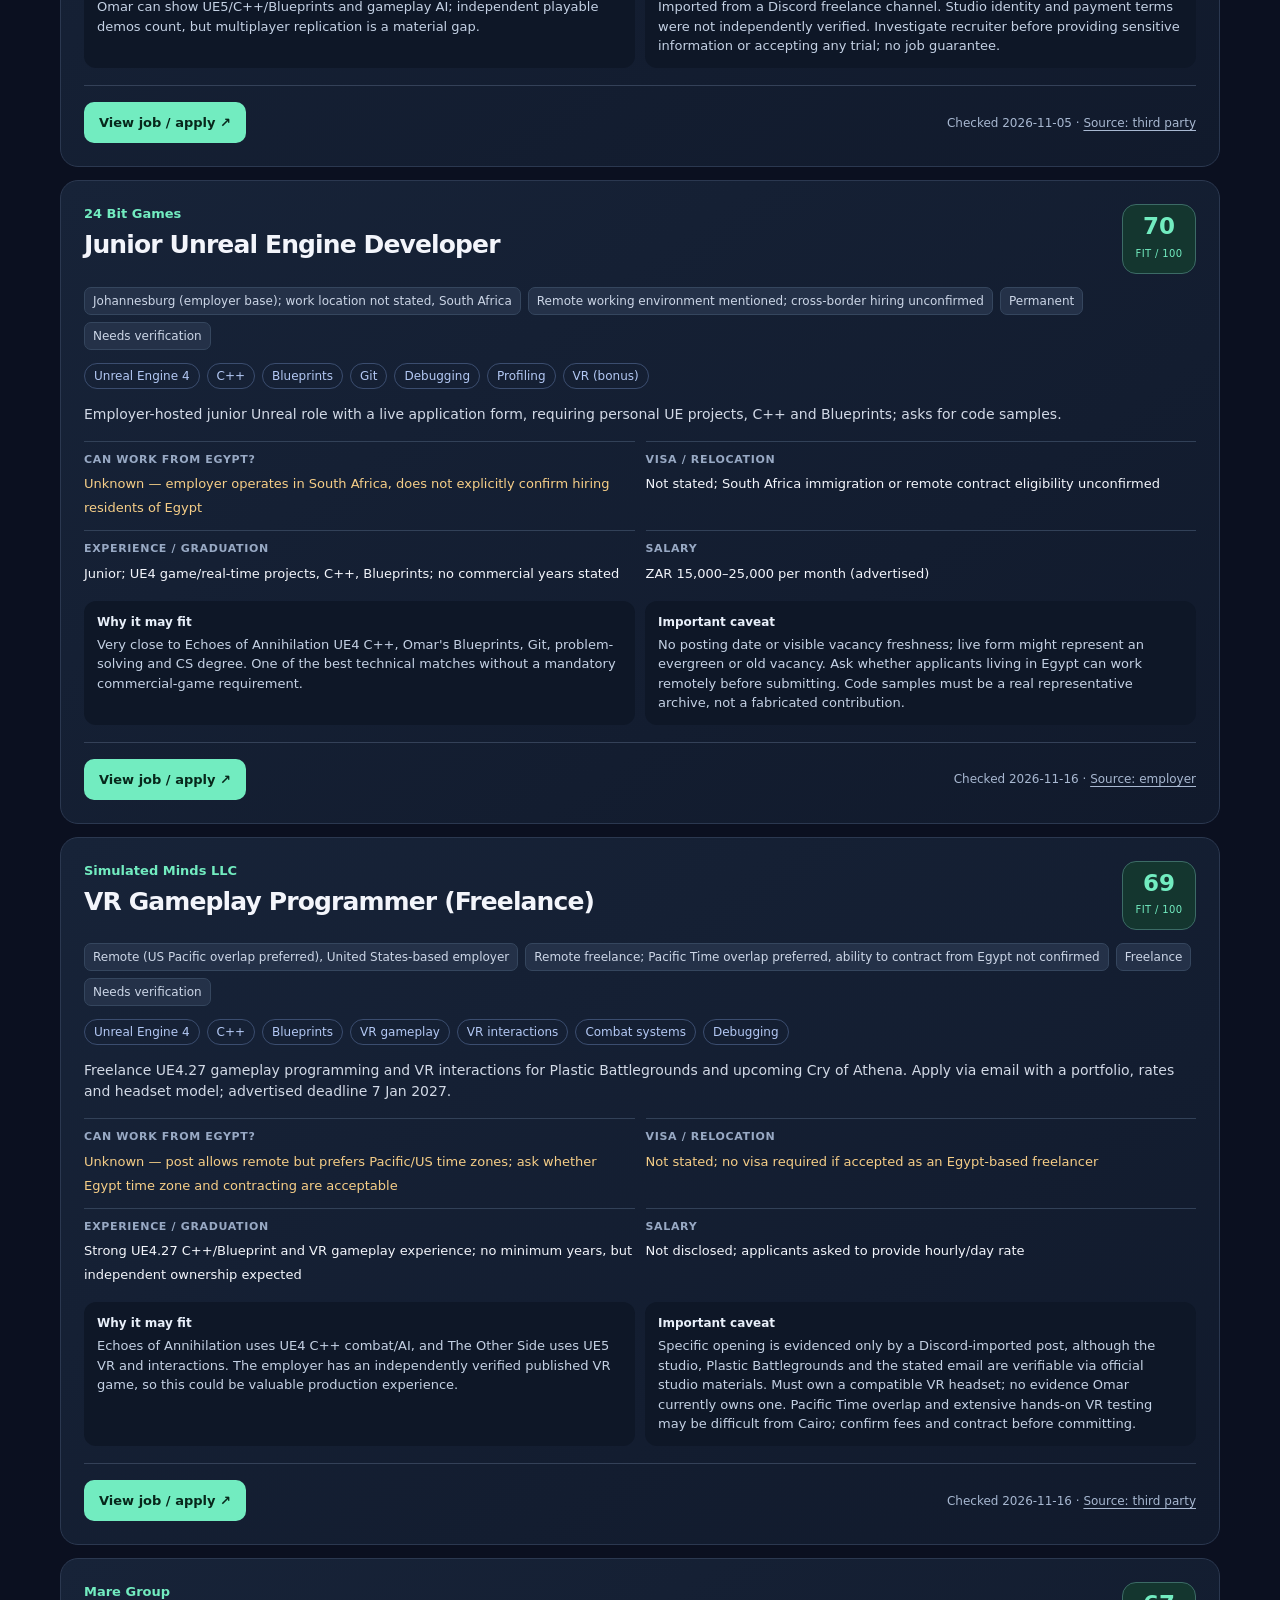
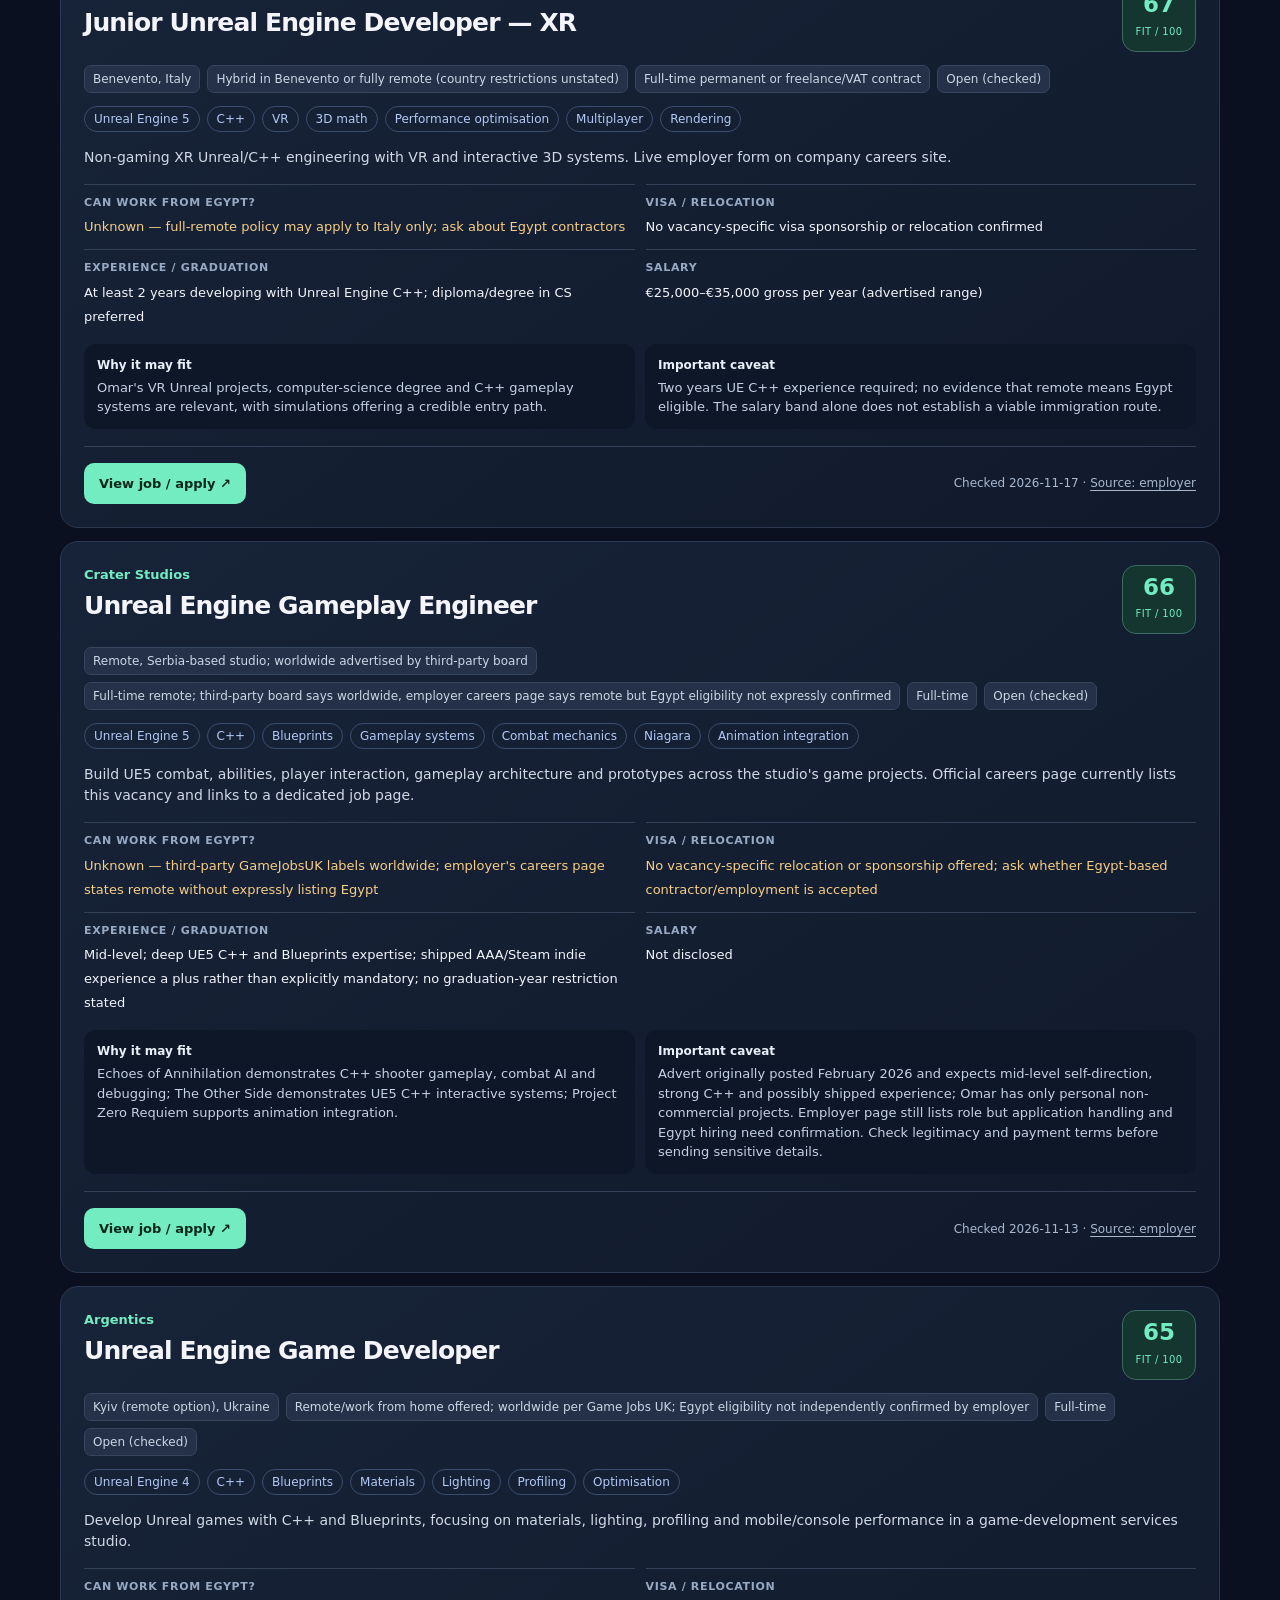
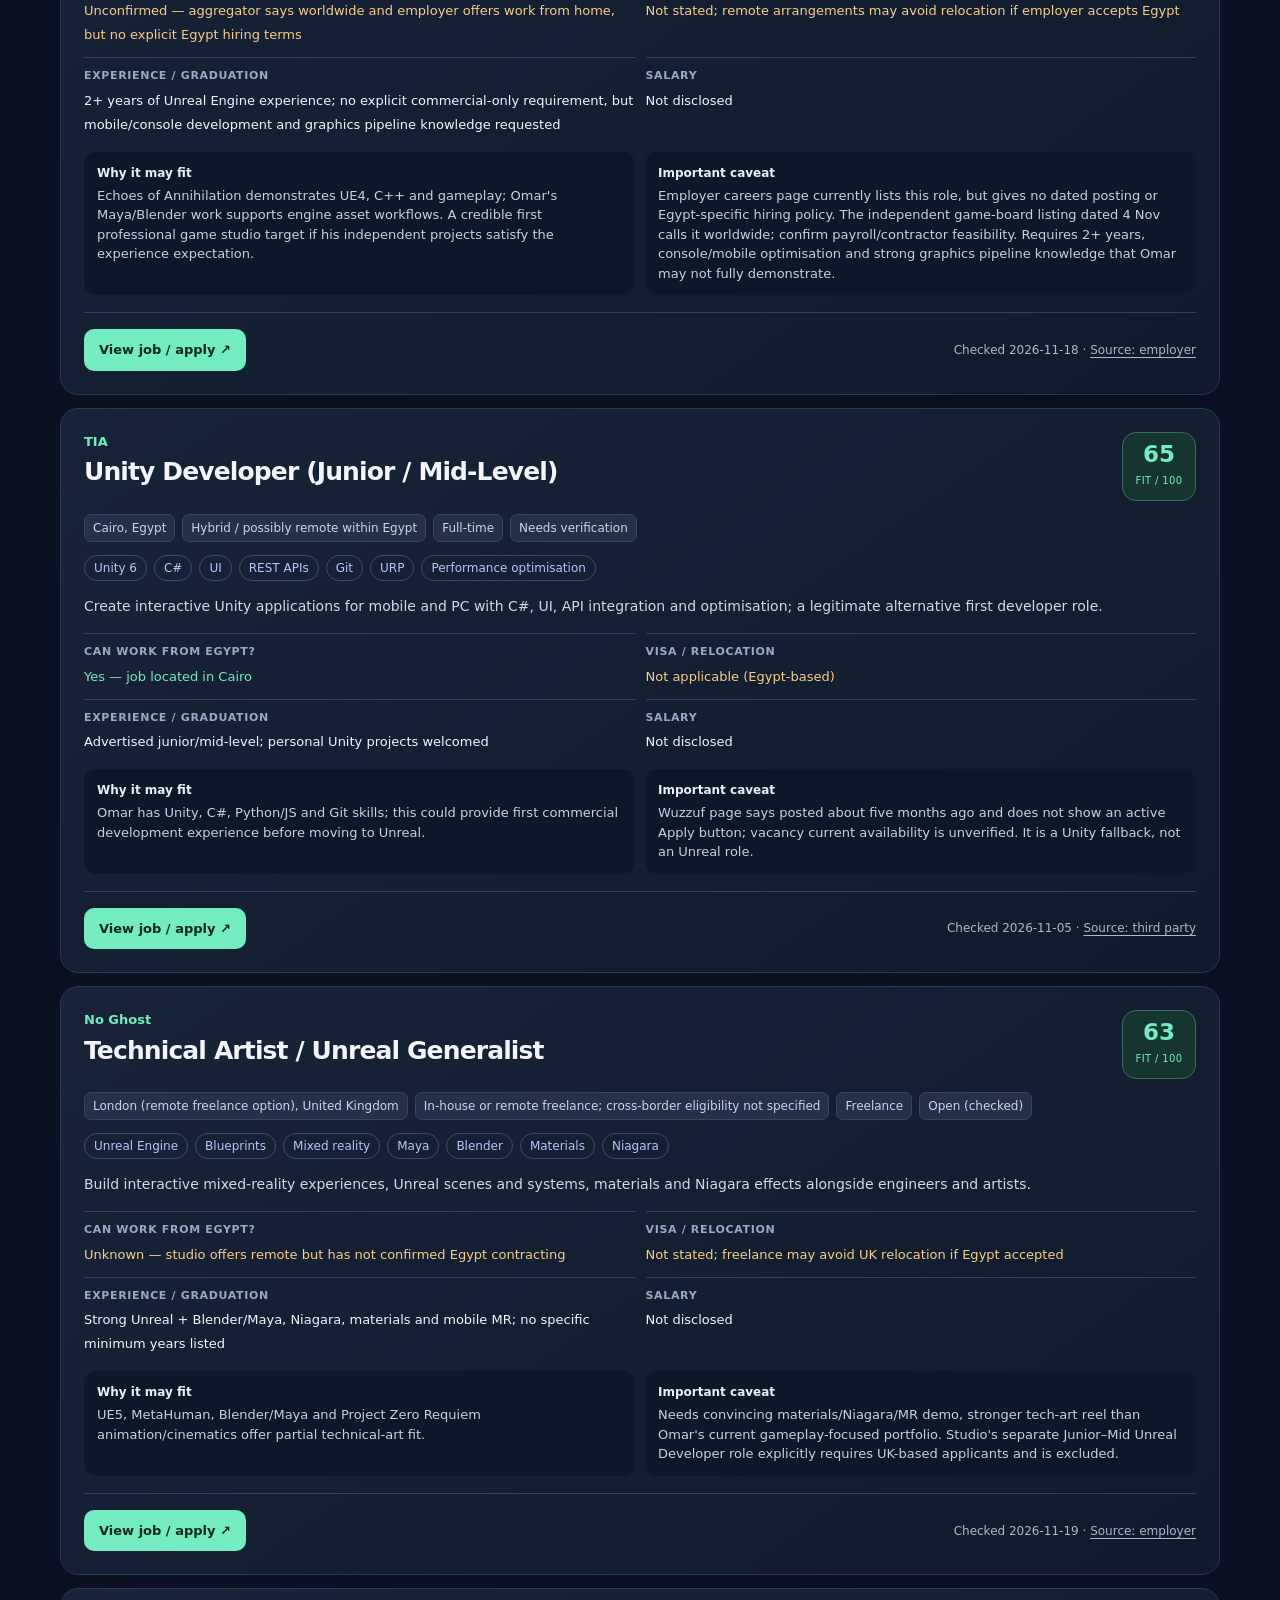
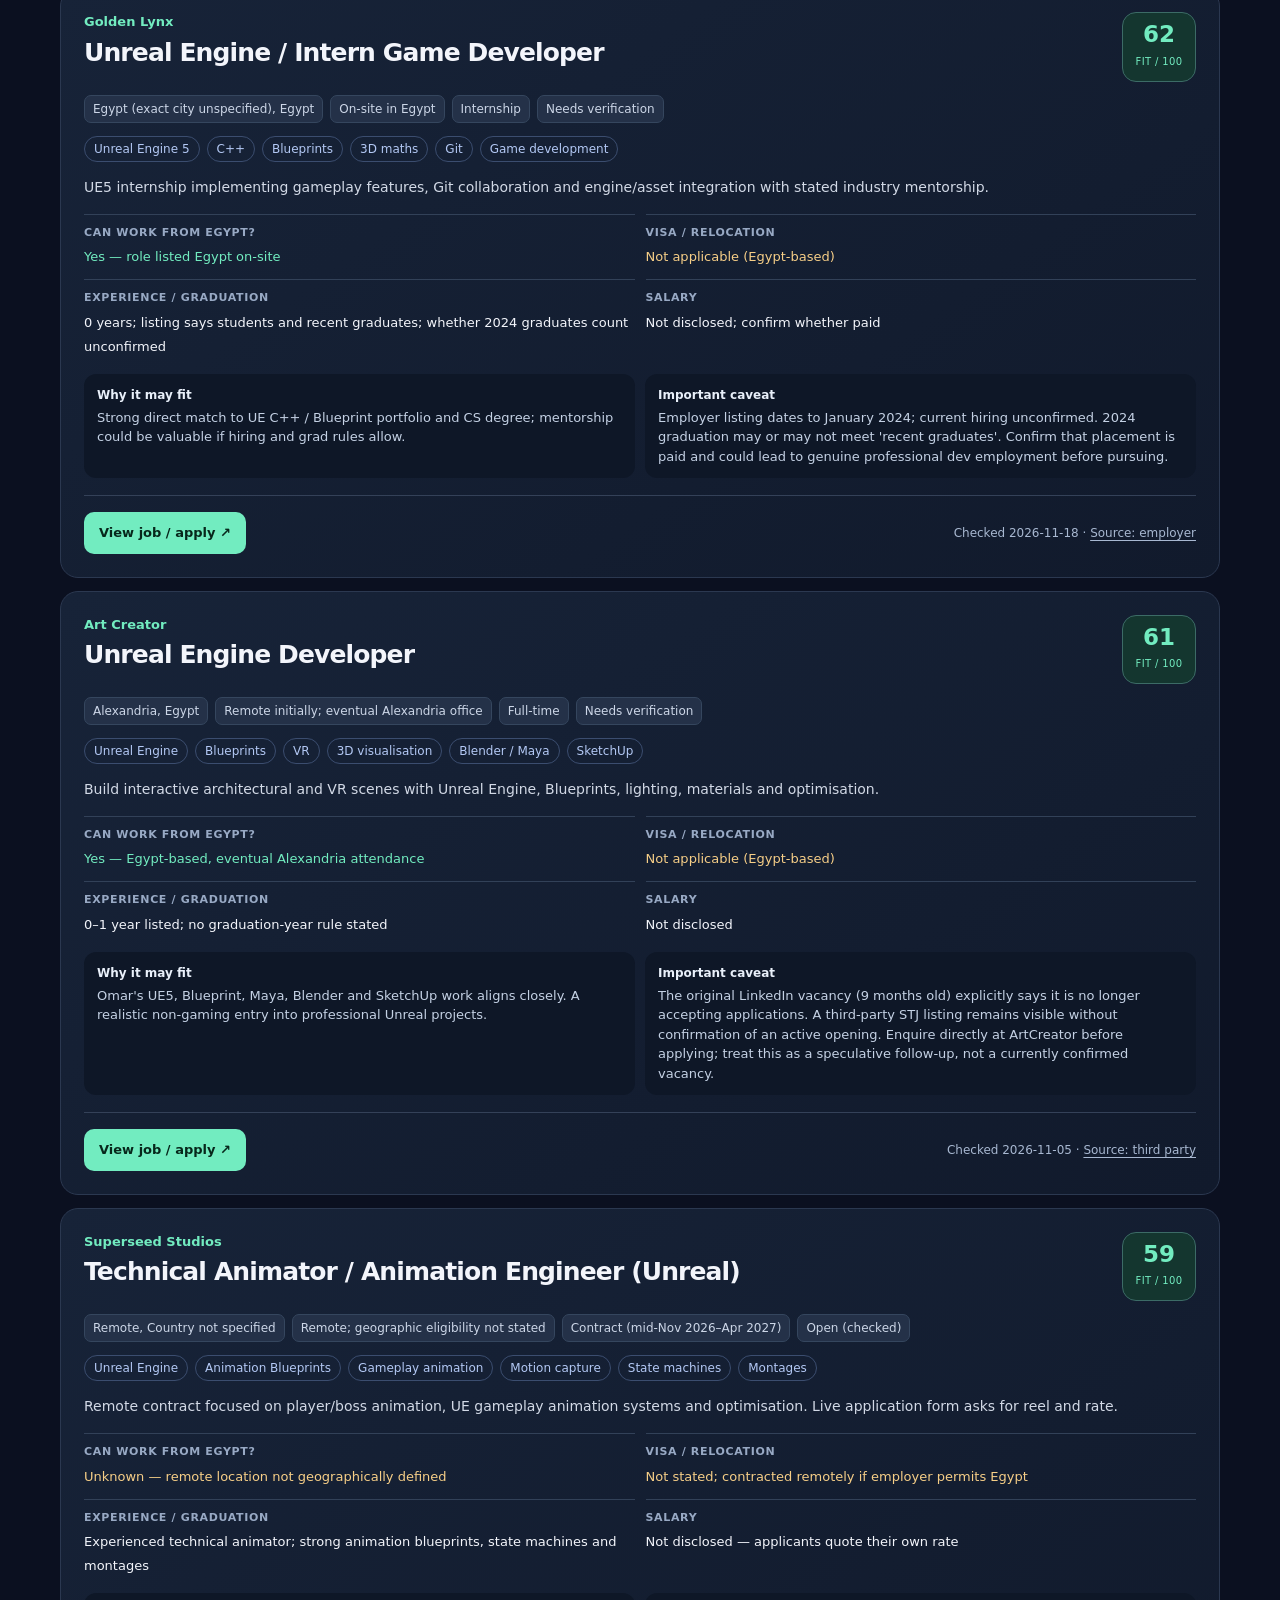
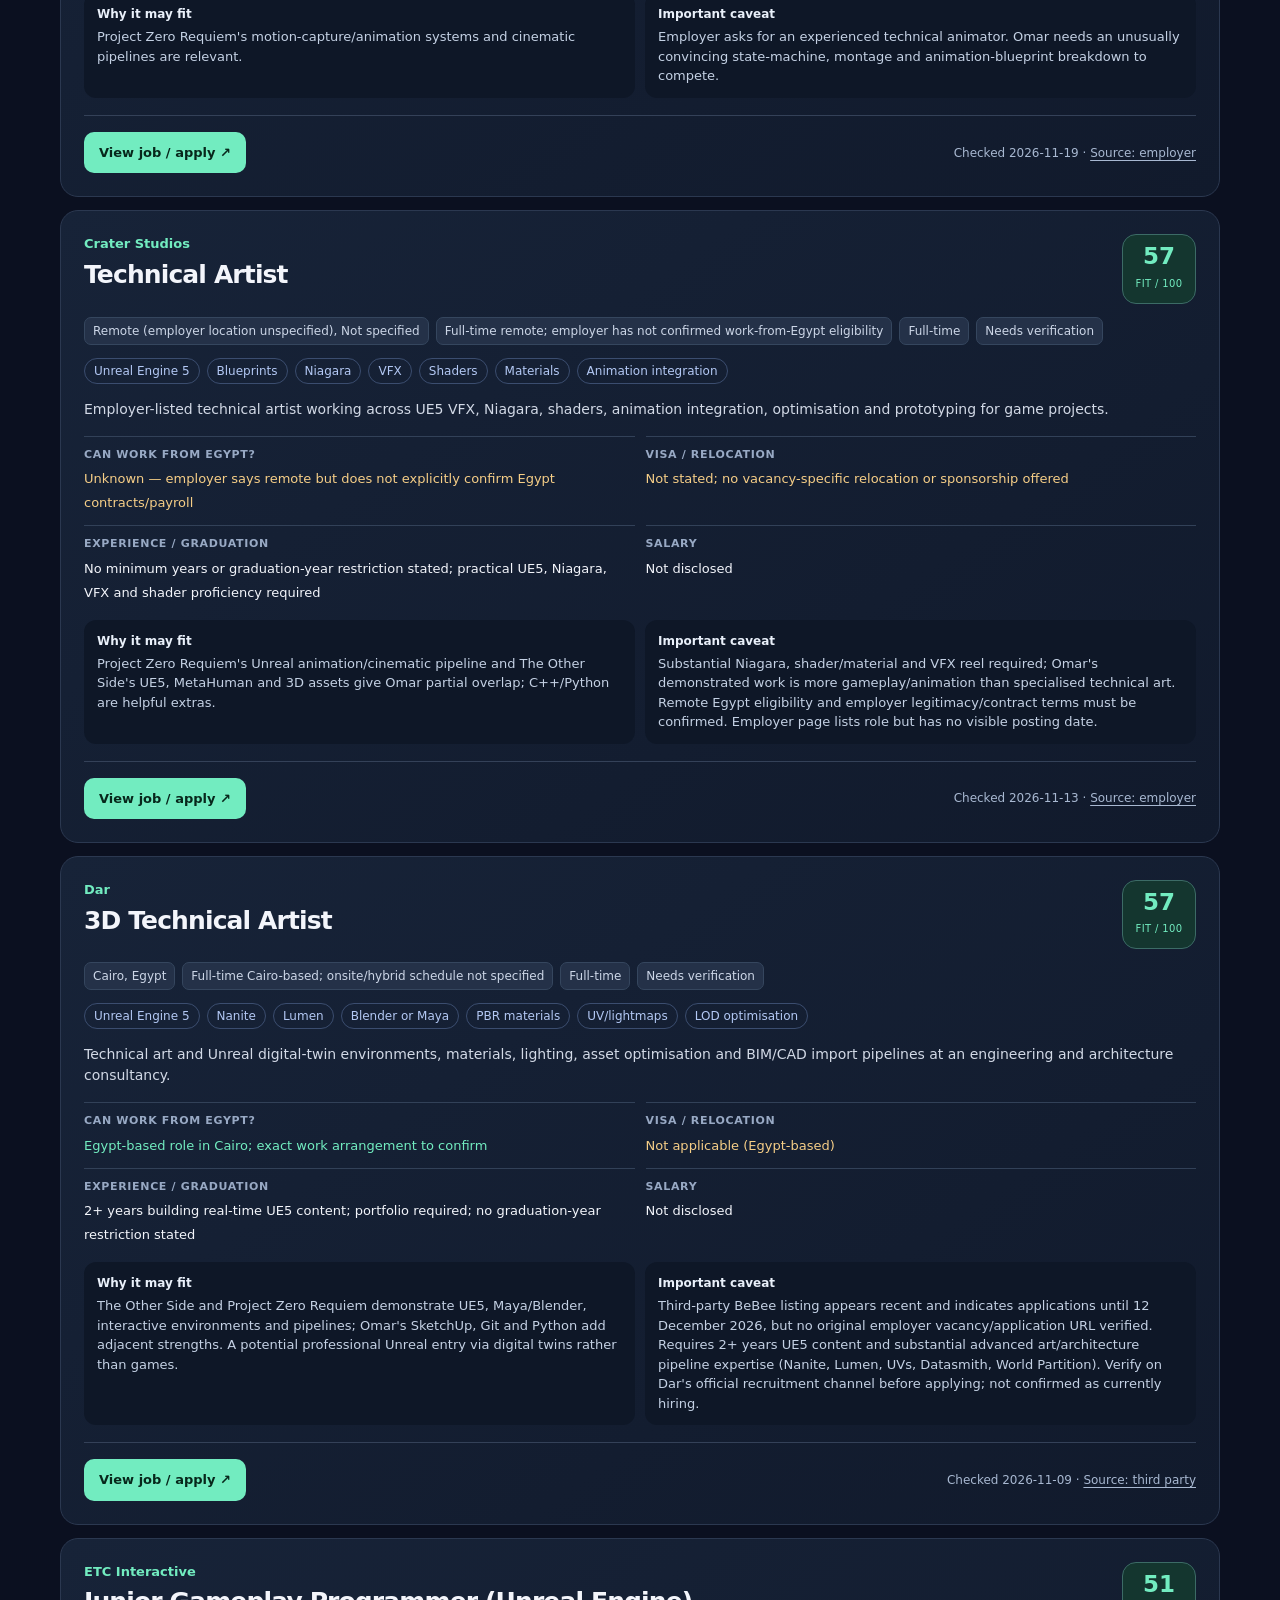
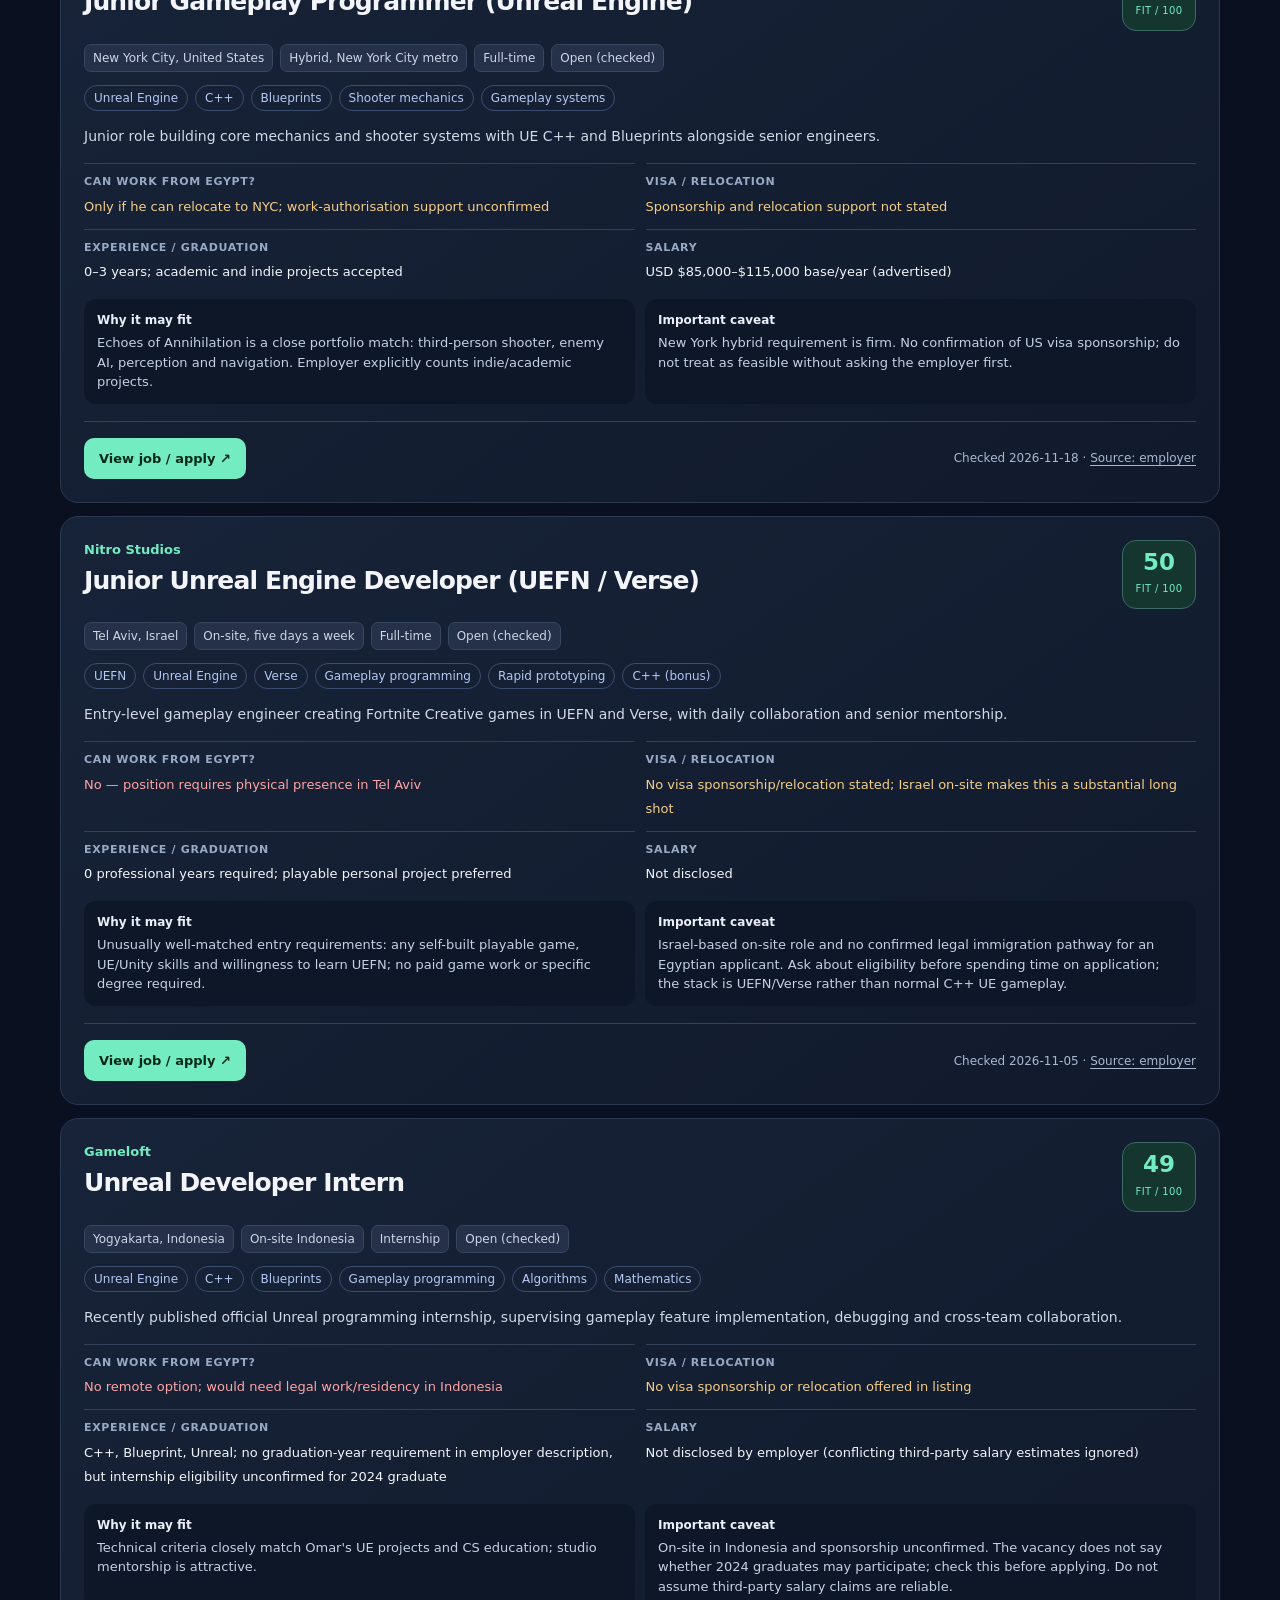
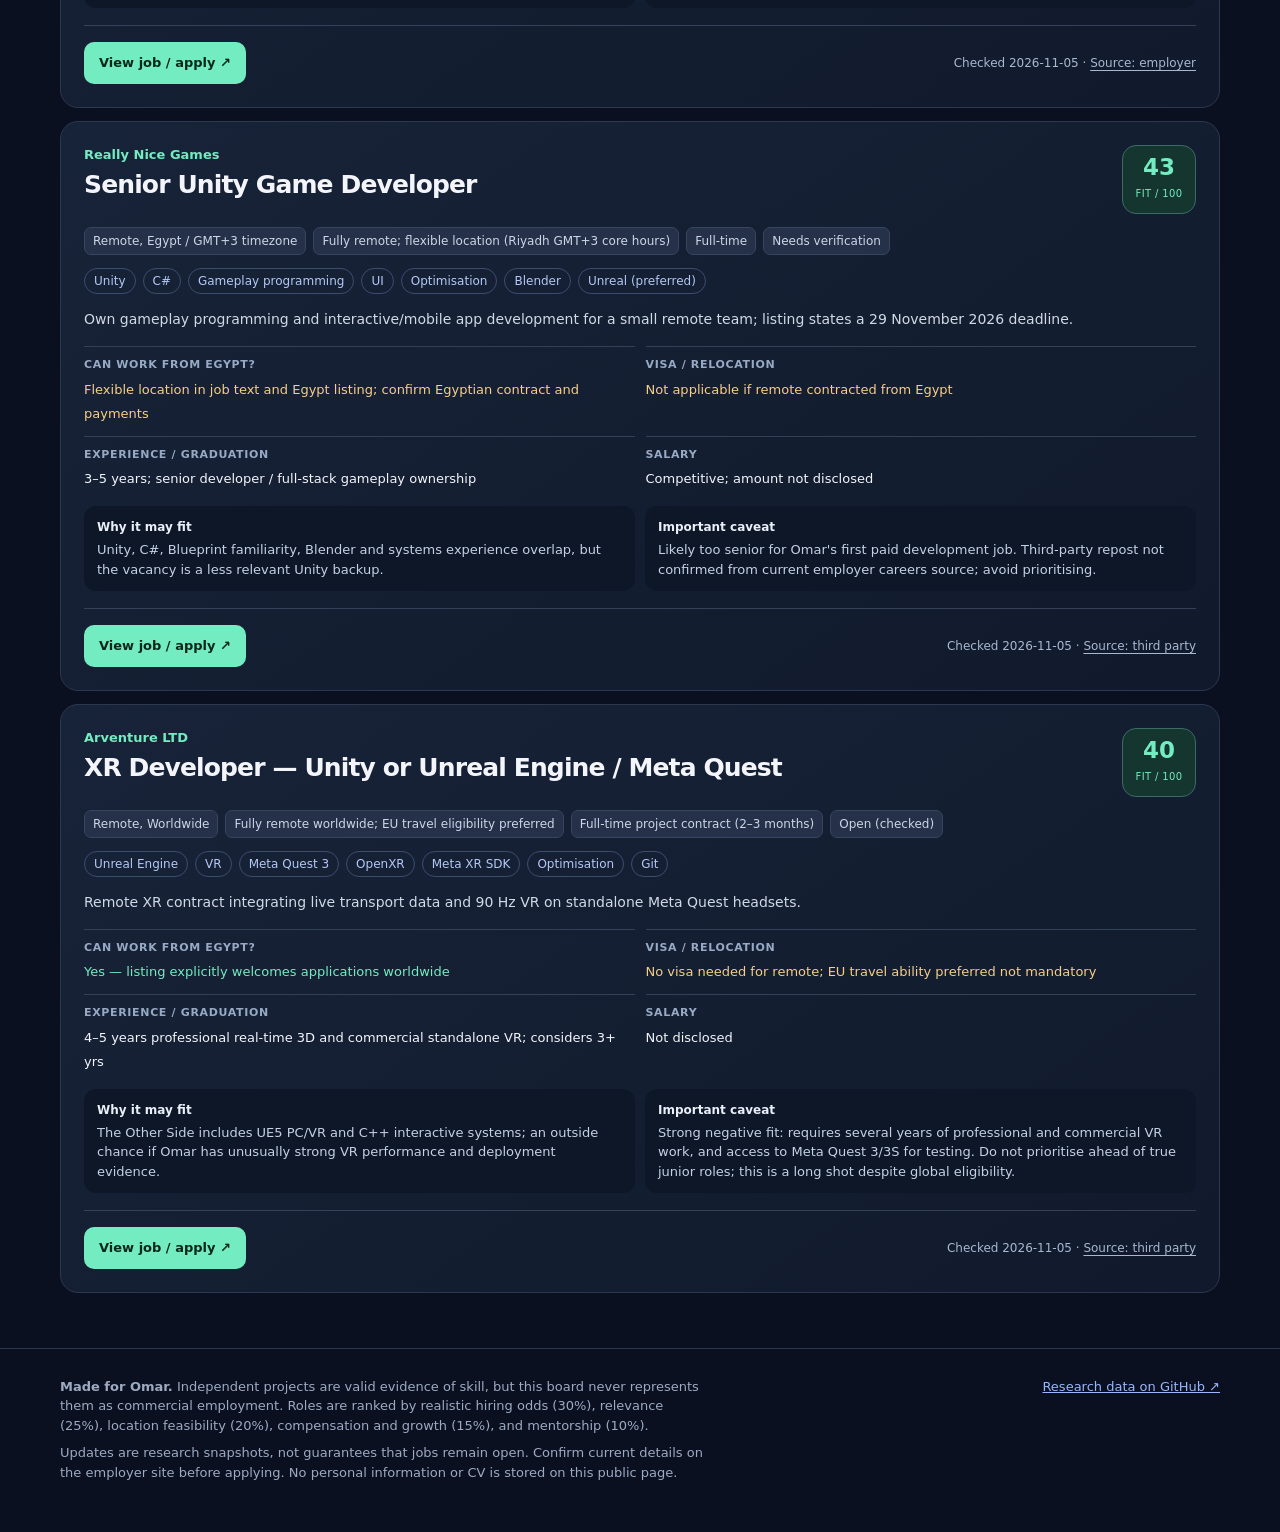
<file: omar-unreal-jobs/index.html>
<!doctype html>
<html lang="en">
<head>
<meta charset="utf-8">
<meta name="viewport" content="width=device-width,initial-scale=1">
<meta name="theme-color" content="#0a1020">
<meta name="description" content="A continuously updated, carefully screened Unreal Engine job board for Omar — focusing on jobs accessible from Egypt and realistic relocation paths.">
<title>Omar's Unreal Jobs · Opportunity Radar</title>
<style>
:root{color-scheme:dark;--bg:#0b1020;--surface:#141d30;--surface2:#19253b;--line:#2b3850;--text:#f3f5fb;--muted:#9caac2;--mint:#72ecc0;--blue:#98b7ff;--amber:#f6ce87;--red:#ffa4a4;--radius:18px}
*{box-sizing:border-box}html{scroll-behavior:smooth}body{margin:0;background:radial-gradient(ellipse 900px 600px at 75% -170px,#18315a 0%,transparent 68%),var(--bg);color:var(--text);font-family:Inter,ui-sans-serif,system-ui,-apple-system,"Segoe UI",sans-serif;line-height:1.5}button,input,select{font:inherit}button{cursor:pointer}a{color:inherit}.wrap{width:min(1160px,calc(100% - 36px));margin:auto}.top{border-bottom:1px solid #233149;background:#0a1020aa;backdrop-filter:blur(12px)}.nav{min-height:74px;display:flex;align-items:center;justify-content:space-between;gap:16px}.brand{font-weight:800;display:flex;align-items:center;gap:10px;text-decoration:none;letter-spacing:-.02em}.brandmark{display:grid;place-items:center;background:var(--mint);color:#08291e;width:34px;height:34px;border-radius:11px;font-size:19px}.navlink{font-size:13px;color:var(--muted);text-decoration:none}.navlink:hover{color:var(--text)}.hero{padding:54px 0 30px}.kicker{display:inline-block;background:#143830;border:1px solid #1e6550;color:var(--mint);border-radius:100px;padding:5px 12px;font-weight:750;font-size:12px;letter-spacing:.04em;text-transform:uppercase}.hero h1{font-size:clamp(37px,6vw,72px);line-height:1.08;letter-spacing:-.052em;margin:19px 0 16px;max-width:850px}.hero h1 em{color:var(--mint);font-style:normal}.lede{font-size:clamp(15px,2vw,18px);color:#bcc8db;max-width:740px;margin:0}.herofoot{display:flex;flex-wrap:wrap;gap:12px;align-items:center;margin-top:24px;color:var(--muted);font-size:13px}.dot{height:6px;width:6px;background:var(--mint);border-radius:50%;display:inline-block}.stats{display:grid;grid-template-columns:repeat(4,1fr);gap:12px;margin:20px 0 32px}.stat{border:1px solid var(--line);border-radius:16px;background:#151f32b8;padding:17px 18px}.stat strong{display:block;font-size:28px;letter-spacing:-.05em}.stat span{display:block;font-size:12px;color:var(--muted);margin-top:2px}.section-title{display:flex;align-items:end;justify-content:space-between;gap:12px;margin:18px 0 14px}.section-title h2{margin:0;font-size:25px;letter-spacing:-.03em}.section-title small{color:var(--muted);text-align:right}.controls{background:#121c2c;border:1px solid var(--line);padding:16px;border-radius:18px;margin-bottom:16px}.searchrow{display:grid;grid-template-columns:minmax(220px,1fr) 195px;gap:10px}.search,.sort{background:#0d1626;border:1px solid #3a4a62;border-radius:11px;color:var(--text);height:46px;padding:0 13px;min-width:0}.search:focus-visible,.sort:focus-visible,.pill:focus-visible,.apply:focus-visible{outline:3px solid var(--mint);outline-offset:2px}.search::placeholder{color:#8291ab}.filters{display:flex;flex-wrap:wrap;gap:8px;margin-top:14px}.pill{background:transparent;color:var(--muted);border:1px solid #34425a;border-radius:999px;padding:9px 13px;font-size:13px;font-weight:650}.pill.active{color:#081b16;background:var(--mint);border-color:var(--mint)}.checkrow{display:flex;align-items:center;justify-content:space-between;flex-wrap:wrap;gap:12px;margin-top:14px;color:var(--muted);font-size:13px}.checkrow label{display:flex;align-items:center;gap:8px}.checkrow input{accent-color:#72ecc0}.list{display:grid;gap:13px}.job{background:linear-gradient(145deg,#172338,#111a2c);border:1px solid var(--line);border-radius:var(--radius);padding:23px}.jobtop{display:flex;justify-content:space-between;align-items:start;gap:16px}.company{font-size:13px;color:var(--mint);font-weight:750}.job h3{font-size:clamp(20px,2.3vw,25px);letter-spacing:-.035em;line-height:1.22;margin:6px 0 10px}.score{border:1px solid #3c6b66;background:#14362f;min-width:74px;text-align:center;border-radius:14px;padding:9px 12px;color:var(--mint);flex-shrink:0}.score strong{font-size:23px;line-height:1.1;display:block}.score small{font-size:10px;letter-spacing:.035em;text-transform:uppercase}.meta,.tags{display:flex;flex-wrap:wrap;gap:7px;margin:13px 0}.meta span{font-size:12px;color:#ccd6e7;background:#243148;border:1px solid #35465e;border-radius:7px;padding:4px 8px}.tags span{font-size:12px;color:#b3c8f4;border:1px solid #3b4d6f;border-radius:999px;padding:3px 9px}.description{color:#d2d9e6;margin:15px 0 0;font-size:14px}.facts{display:grid;grid-template-columns:1fr 1fr;gap:11px;margin:16px 0}.fact{border-top:1px solid #324158;padding-top:10px}.fact b{display:block;color:#98a9c4;font-size:11px;text-transform:uppercase;letter-spacing:.06em;margin-bottom:3px}.fact span{font-size:13px}.ok{color:var(--mint)}.warn{color:var(--amber)}.bad{color:var(--red)}.notes{display:grid;grid-template-columns:1fr 1fr;gap:10px}.note{padding:12px 13px;background:#0e1727;border-radius:12px;font-size:13px;color:#c4d1e4}.note b{display:block;margin-bottom:4px;color:#e9f0fa;font-size:12px}.actions{display:flex;flex-wrap:wrap;align-items:center;justify-content:space-between;gap:12px;border-top:1px solid #344158;padding-top:16px;margin-top:17px}.apply{display:inline-flex;gap:8px;align-items:center;justify-content:center;text-decoration:none;background:var(--mint);color:#07271b;font-size:13px;font-weight:800;padding:11px 15px;border-radius:10px}.apply:hover{background:#a8f8d9}.source{font-size:12px;color:#a8b8d1}.source a{text-decoration:underline;text-underline-offset:3px}.empty{border:1px dashed #4b5972;border-radius:16px;text-align:center;padding:45px 20px;color:var(--muted)}.empty h3{color:var(--text);margin-bottom:8px}.footer{border-top:1px solid var(--line);margin-top:55px;padding:28px 0 42px;font-size:13px;color:var(--muted)}.footcontent{display:flex;justify-content:space-between;align-items:start;gap:30px;flex-wrap:wrap}.footcontent p{max-width:650px;margin:0 0 8px}.footcontent a{color:var(--blue)}.alert{padding:13px 16px;background:#2b271c;border:1px solid #645138;border-radius:13px;font-size:13px;color:#f4daa7;margin:0 0 18px}.hidden{display:none!important}
@media(max-width:760px){.hero{padding-top:36px}.stats{grid-template-columns:repeat(2,1fr)}.notes{grid-template-columns:1fr}.job{padding:17px}.searchrow{grid-template-columns:1fr}.section-title{align-items:start}.section-title small{max-width:150px}}@media(max-width:380px){.wrap{width:calc(100% - 24px)}.facts{grid-template-columns:1fr}.stats{gap:8px}.stat{padding:12px}}@media(prefers-reduced-motion:reduce){html{scroll-behavior:auto}}
</style>
</head>
<body>
<header class="top"><nav class="nav wrap"><a class="brand" href="./"><span class="brandmark" aria-hidden="true">◈</span> Omar's Opportunity Radar</a><a class="navlink" href="https://github.com/mshokry10/pages/tree/main/omar-unreal-jobs" target="_blank" rel="noopener noreferrer">View source ↗</a></nav></header>
<main class="wrap">
<section class="hero"><span class="kicker">Unreal Engine · Early career</span><h1>From personal projects to a <em>professional game career.</em></h1><p class="lede">An evolving shortlist of Unreal Engine, gameplay programming, VR/XR and real-time 3D jobs for Omar, with special attention to Egypt-based work, worldwide remote eligibility and realistic relocation options.</p><div class="herofoot"><span><i class="dot"></i> Evidence-first research</span><span>•</span><span>Individual eligibility checks</span><span>•</span><span id="updated">Checking for updates…</span></div></section>
<section class="stats" aria-label="Job board statistics"><div class="stat"><strong id="stat-all">—</strong><span>Tracked opportunities</span></div><div class="stat"><strong id="stat-actionable">—</strong><span>Open / follow-up leads</span></div><div class="stat"><strong id="stat-egypt">—</strong><span>Egypt-based opportunities</span></div><div class="stat"><strong id="stat-verified">—</strong><span>Direct employer sources</span></div></section>
<section id="opportunities"><div class="section-title"><h2>Opportunity board</h2><small id="count">Loading jobs…</small></div><div class="alert" role="note">Eligibility is never inferred from the word “remote.” Yellow/unknown entries require further confirmation before applying. A listing or link is not proof of an available position.</div>
<div class="controls"><div class="searchrow"><input id="search" class="search" type="search" aria-label="Search jobs" placeholder="Search roles, studios, technologies, countries…"><select class="sort" id="sort" aria-label="Sort jobs"><option value="fit">Best fit first</option><option value="recent">Most recently checked</option><option value="new">Newest discoveries</option><option value="company">Company A–Z</option></select></div><div id="regions" class="filters" role="group" aria-label="Region filter"><button class="pill active" data-region="all" aria-pressed="true">All opportunities</button><button class="pill" data-region="remote" aria-pressed="false">Remote from Egypt</button><button class="pill" data-region="egypt" aria-pressed="false">Egypt</button><button class="pill" data-region="europe" aria-pressed="false">Europe / UK relocation</button><button class="pill" data-region="stretch" aria-pressed="false">International stretch</button></div><div class="checkrow"><label><input id="closed" type="checkbox"> Show closed / archived roles</label><label><input id="direct" type="checkbox"> Employer-source listings only</label></div></div>
<div id="jobs" class="list" aria-live="polite"><div class="empty">Loading opportunities…</div></div></section></main>
<footer class="footer"><div class="wrap footcontent"><div><p><strong>Made for Omar.</strong> Independent projects are valid evidence of skill, but this board never represents them as commercial employment. Roles are ranked by realistic hiring odds (30%), relevance (25%), location feasibility (20%), compensation and growth (15%), and mentorship (10%).</p><p>Updates are research snapshots, not guarantees that jobs remain open. Confirm current details on the employer site before applying. No personal information or CV is stored on this public page.</p></div><a href="https://github.com/mshokry10/pages/tree/main/omar-unreal-jobs" target="_blank" rel="noopener noreferrer">Research data on GitHub ↗</a></div></footer>
<script>
(function(){
"use strict";
var all=[],region="all";
var $=function(id){return document.getElementById(id)};
function el(tag,cls,value){var n=document.createElement(tag);if(cls)n.className=cls;if(value!==undefined)n.textContent=value;return n}
function add(parent,child){parent.appendChild(child);return child}
function safeUrl(url){try{var u=new URL(url);return u.protocol==="https:"||u.protocol==="http:"?u.href:null}catch(e){return null}}
function fact(p,label,value,cls){var d=add(p,el("div","fact"));add(d,el("b","",label));add(d,el("span",cls||"",value||"Not confirmed"))}
function meta(p,value){if(value)add(p,el("span","",value))}
function renderCard(j){var card=el("article","job");var head=add(card,el("div","jobtop"));var left=add(head,el("div"));add(left,el("div","company",j.employer||"Unknown company"));add(left,el("h3","",j.title||"Unspecified role"));var score=add(head,el("div","score"));add(score,el("strong","",String(j.fit_score||0)));add(score,el("small","","Fit / 100"));
var m=add(card,el("div","meta"));meta(m,[j.city,j.country].filter(Boolean).join(", "));meta(m,j.work_mode);meta(m,j.employment_type);meta(m,j.status==="open"?"Open (checked)":j.status==="needs_verification"?"Needs verification":j.status==="closed"?"Closed / archived":"Unconfirmed");
var tags=add(card,el("div","tags"));(j.skills||[]).slice(0,7).forEach(function(t){add(tags,el("span","",t))});
if(j.summary)add(card,el("p","description",j.summary));
var facts=add(card,el("div","facts"));fact(facts,"Can work from Egypt?",j.egypt_eligibility,j.egypt_eligibility_status==="confirmed"?"ok":j.egypt_eligibility_status==="no"?"bad":"warn");fact(facts,"Visa / relocation",j.visa_status,j.visa_status&&j.visa_status.toLowerCase().indexOf("confirmed")<0?"warn":"");fact(facts,"Experience / graduation",j.experience||"Not stated");fact(facts,"Salary",j.salary||"Not disclosed");
var notes=add(card,el("div","notes"));var why=add(notes,el("div","note"));add(why,el("b","","Why it may fit"));add(why,el("span","",j.why_fit||"Further assessment required"));var watch=add(notes,el("div","note"));add(watch,el("b","","Important caveat"));add(watch,el("span","",j.caveats||"Confirm current terms with the employer"));
var action=add(card,el("div","actions"));var u=safeUrl(j.apply_url||j.source_url);if(u){var a=add(action,el("a","apply","View job / apply ↗"));a.href=u;a.target="_blank";a.rel="noopener noreferrer"}else add(action,el("span","source","Application link unavailable"));var src=add(action,el("span","source","Checked "+(j.last_verified||"date unknown")+" · "));var su=safeUrl(j.source_url);if(su){var sa=add(src,el("a","","Source: "+(j.source_type==="employer"?"employer":"third party")));sa.href=su;sa.target="_blank";sa.rel="noopener noreferrer"}return card}
function active(j){return j.status!=="closed"}
function sortItems(a,b,mode){if(mode==="company")return String(a.employer).localeCompare(String(b.employer));if(mode==="new")return String(b.first_seen||"").localeCompare(String(a.first_seen||""))||((b.fit_score||0)-(a.fit_score||0));if(mode==="recent")return String(b.last_verified||"").localeCompare(String(a.last_verified||""))||((b.fit_score||0)-(a.fit_score||0));return (b.fit_score||0)-(a.fit_score||0)||String(b.last_verified||"").localeCompare(String(a.last_verified||""))}
function update(){var q=$("search").value.trim().toLowerCase(),showClosed=$("closed").checked,direct=$("direct").checked,sort=$("sort").value;var shown=all.filter(function(j){if(region!=="all"&&j.region!==region)return false;if(!showClosed&&!active(j))return false;if(direct&&j.source_type!=="employer")return false;return !q||[j.title,j.employer,j.city,j.country,j.summary,j.why_fit,j.caveats,(j.skills||[]).join(" ")].join(" ").toLowerCase().indexOf(q)>=0});shown.sort(function(a,b){return sortItems(a,b,sort)});var root=$("jobs");root.replaceChildren();if(shown.length){shown.forEach(function(j){add(root,renderCard(j))})}else{var e=add(root,el("div","empty"));add(e,el("h3","","No matching opportunities"));add(e,el("p","","Try another search or clear the filters. New verified leads are added as they are found."))}$("count").textContent=shown.length+" of "+all.length+" tracked jobs"}
$("regions").addEventListener("click",function(e){var b=e.target.closest("button[data-region]");if(!b)return;region=b.dataset.region;Array.prototype.forEach.call($("regions").querySelectorAll("button"),function(n){var on=n===b;n.classList.toggle("active",on);n.setAttribute("aria-pressed",String(on))});update()});
["search","sort","closed","direct"].forEach(function(id){$(id).addEventListener("input",update);$(id).addEventListener("change",update)});
fetch("./jobs.json?refresh="+Date.now(),{cache:"no-store"}).then(function(r){if(!r.ok)throw Error("Could not fetch the job data");return r.json()}).then(function(data){all=Array.isArray(data.jobs)?data.jobs:[];$("updated").textContent="Research checked "+(data.last_search_at||"date unavailable");$("stat-all").textContent=all.length;$("stat-actionable").textContent=all.filter(active).length;$("stat-egypt").textContent=all.filter(function(j){return j.region==="egypt"}).length;$("stat-verified").textContent=all.filter(function(j){return j.source_type==="employer"}).length;update()}).catch(function(){$("count").textContent="Unable to load data";$("jobs").replaceChildren(el("div","empty","Job data could not be loaded. Refresh the page or check the repository's jobs.json file."))});
})();
</script>
</body>
</html>
</file>
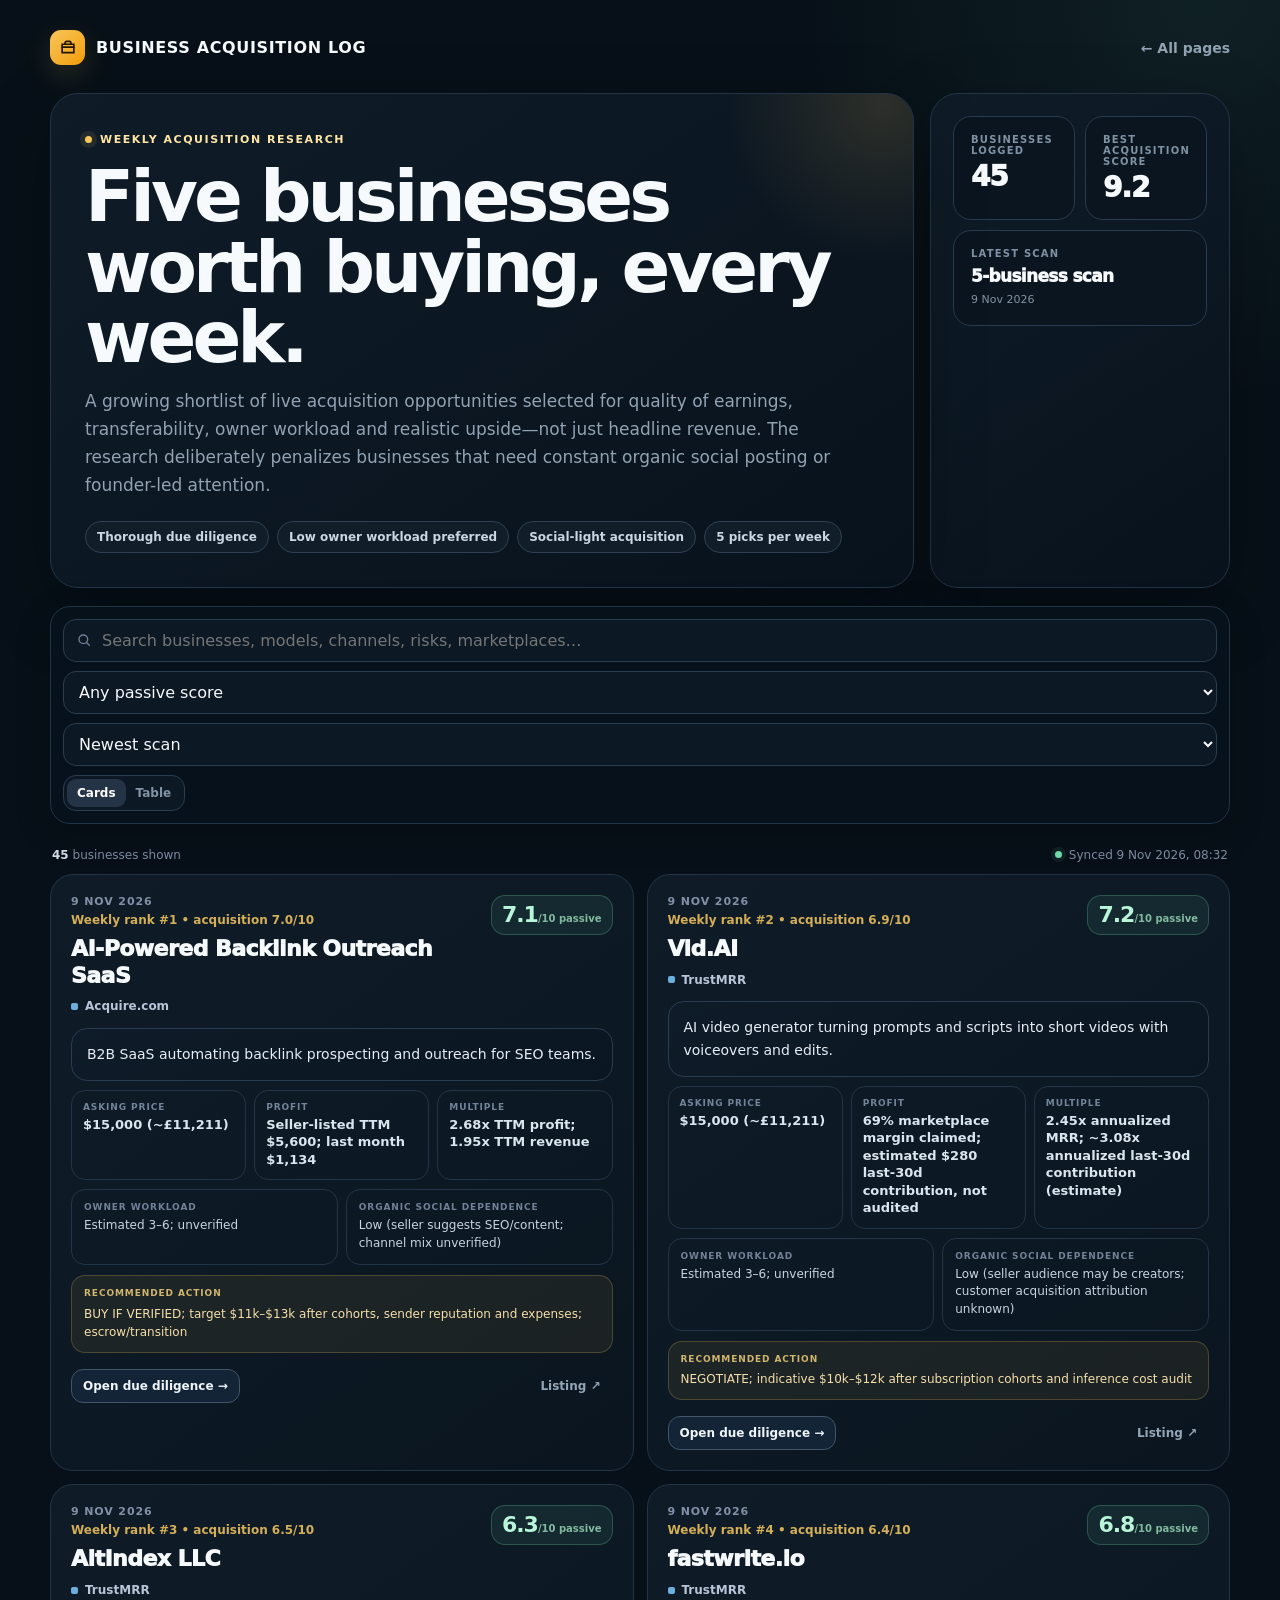
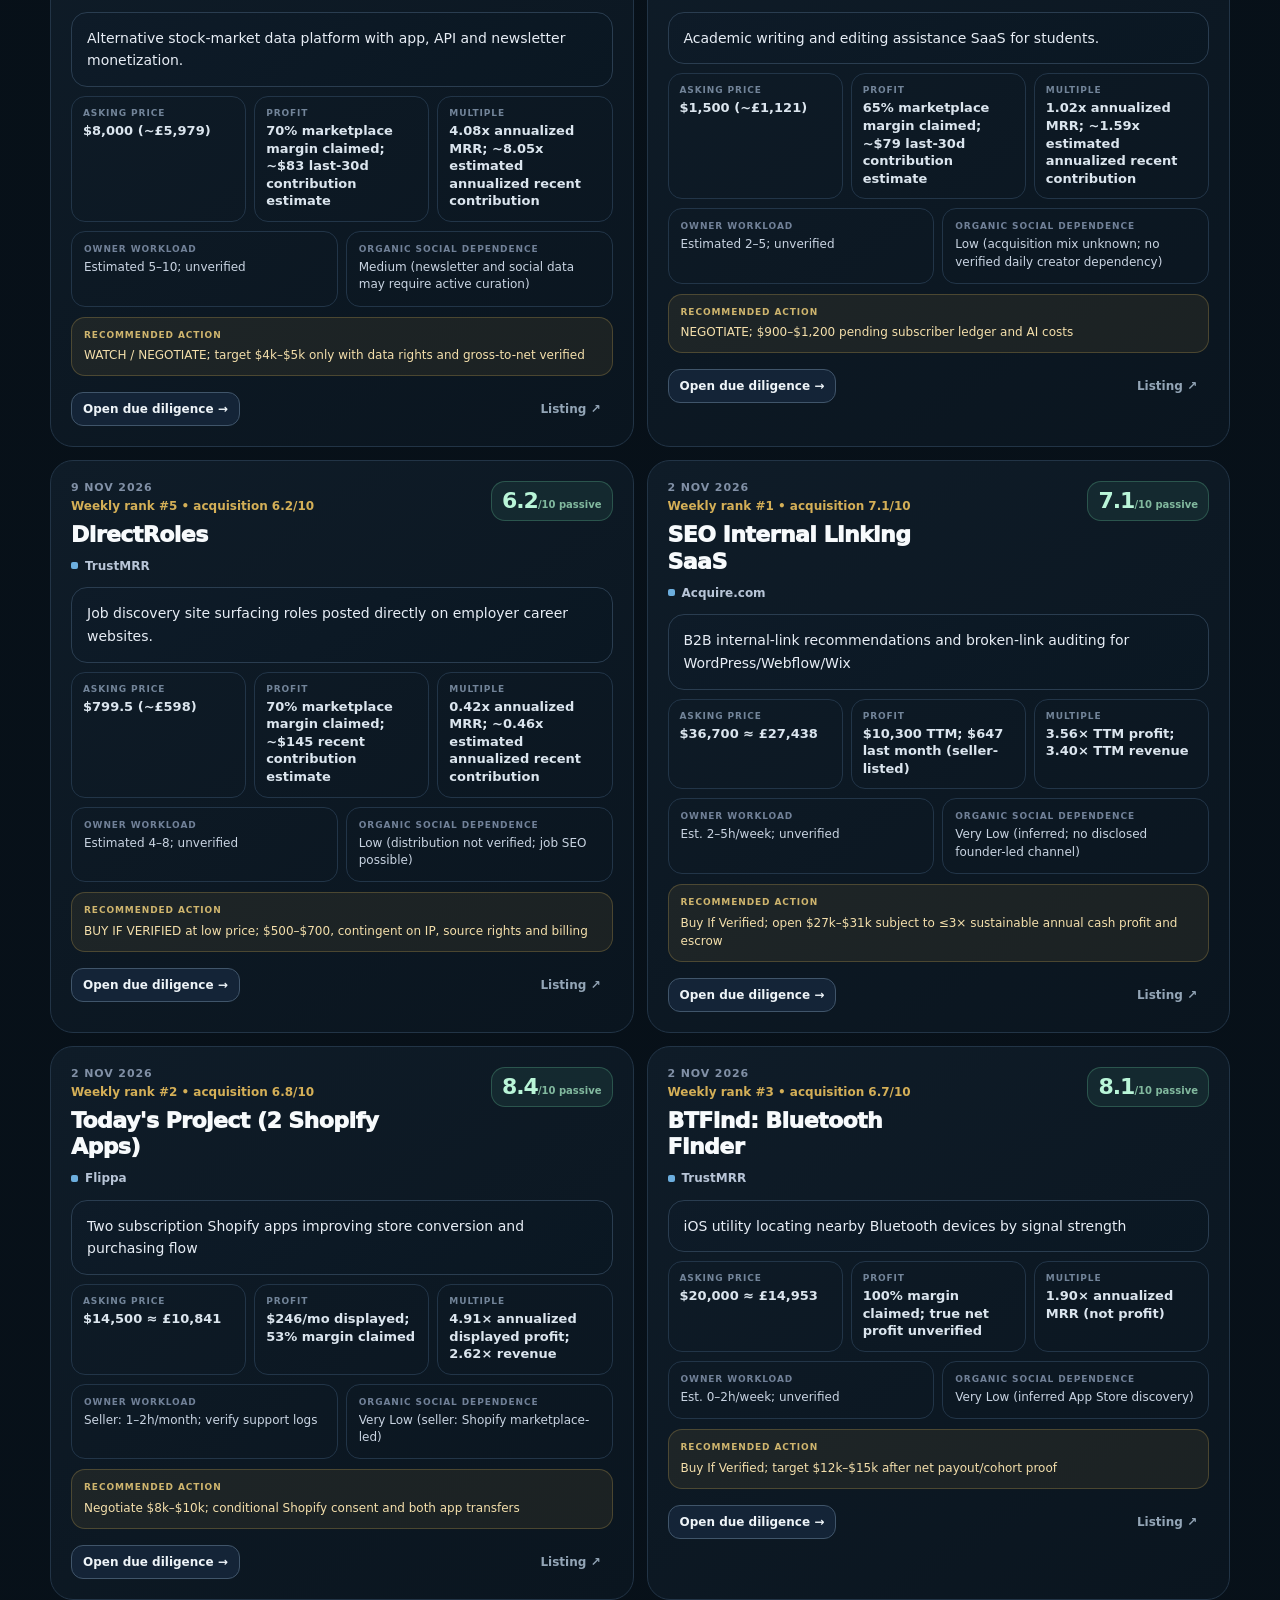
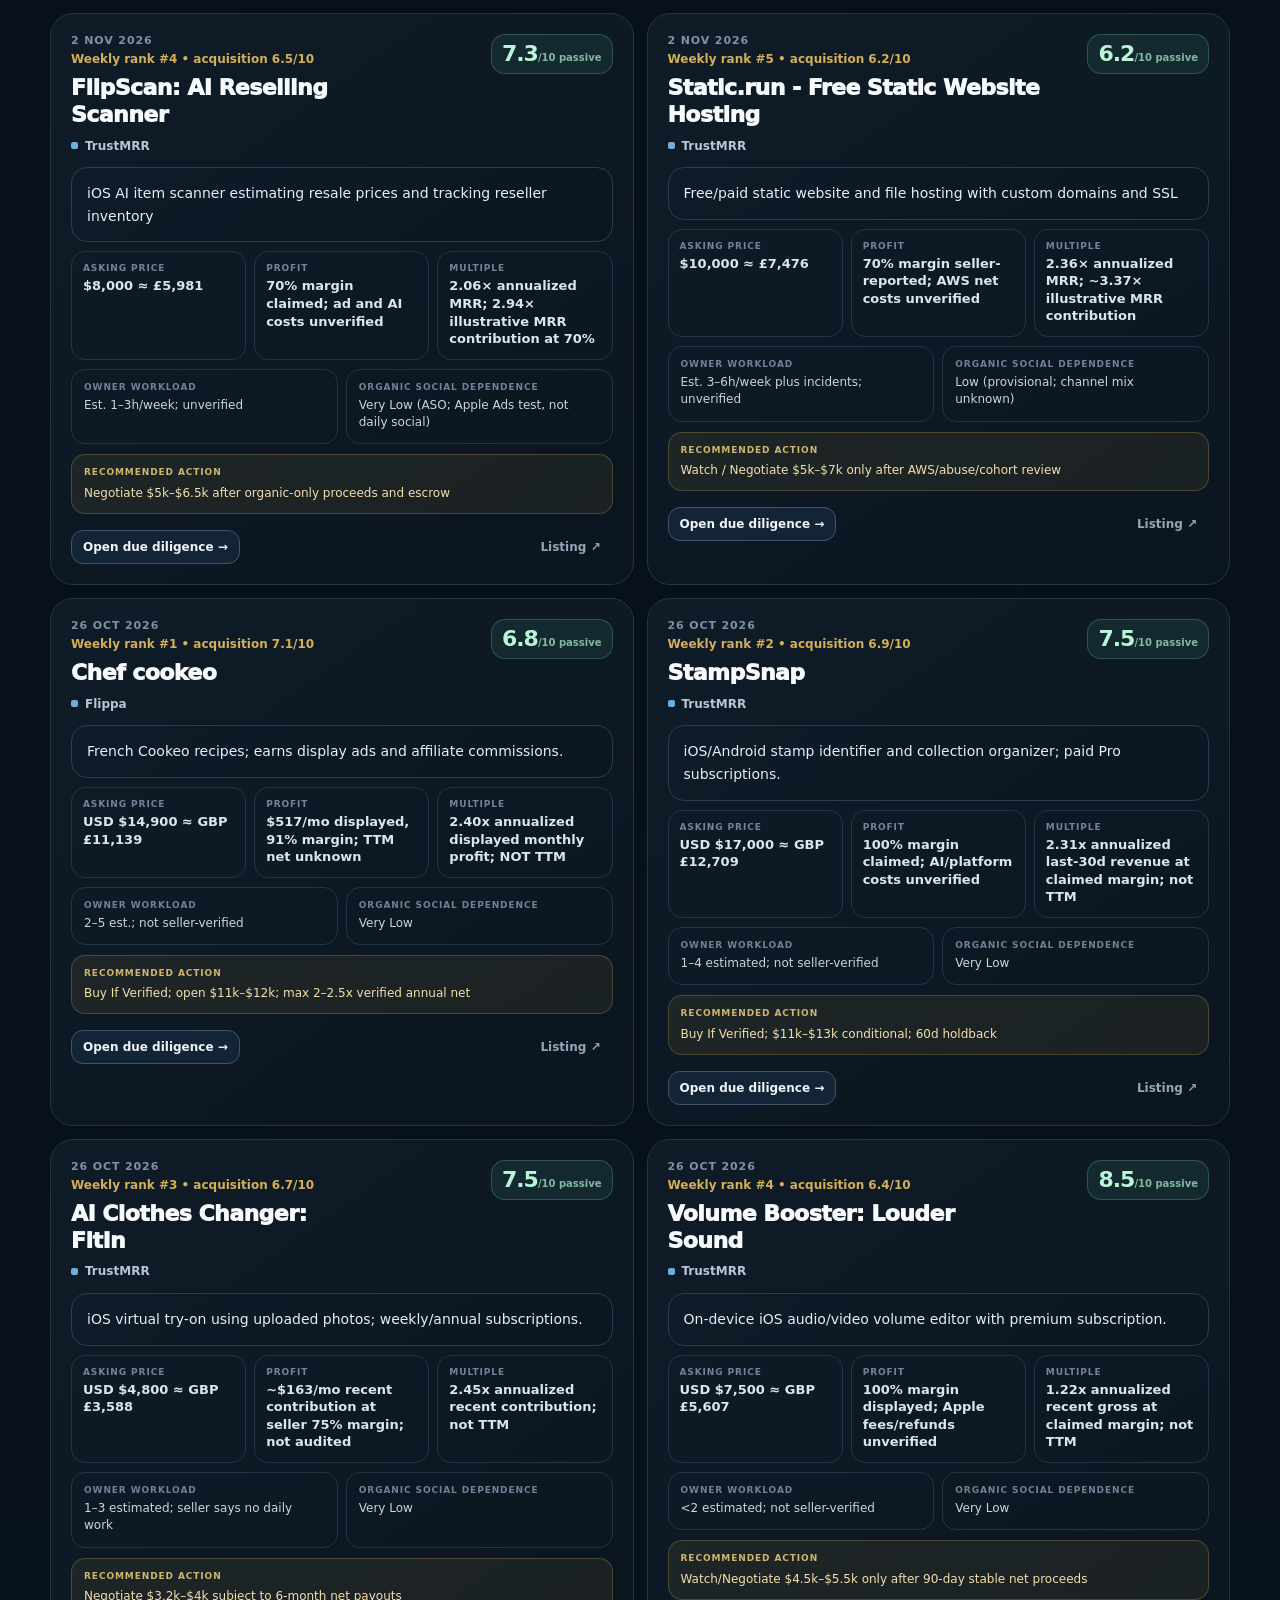
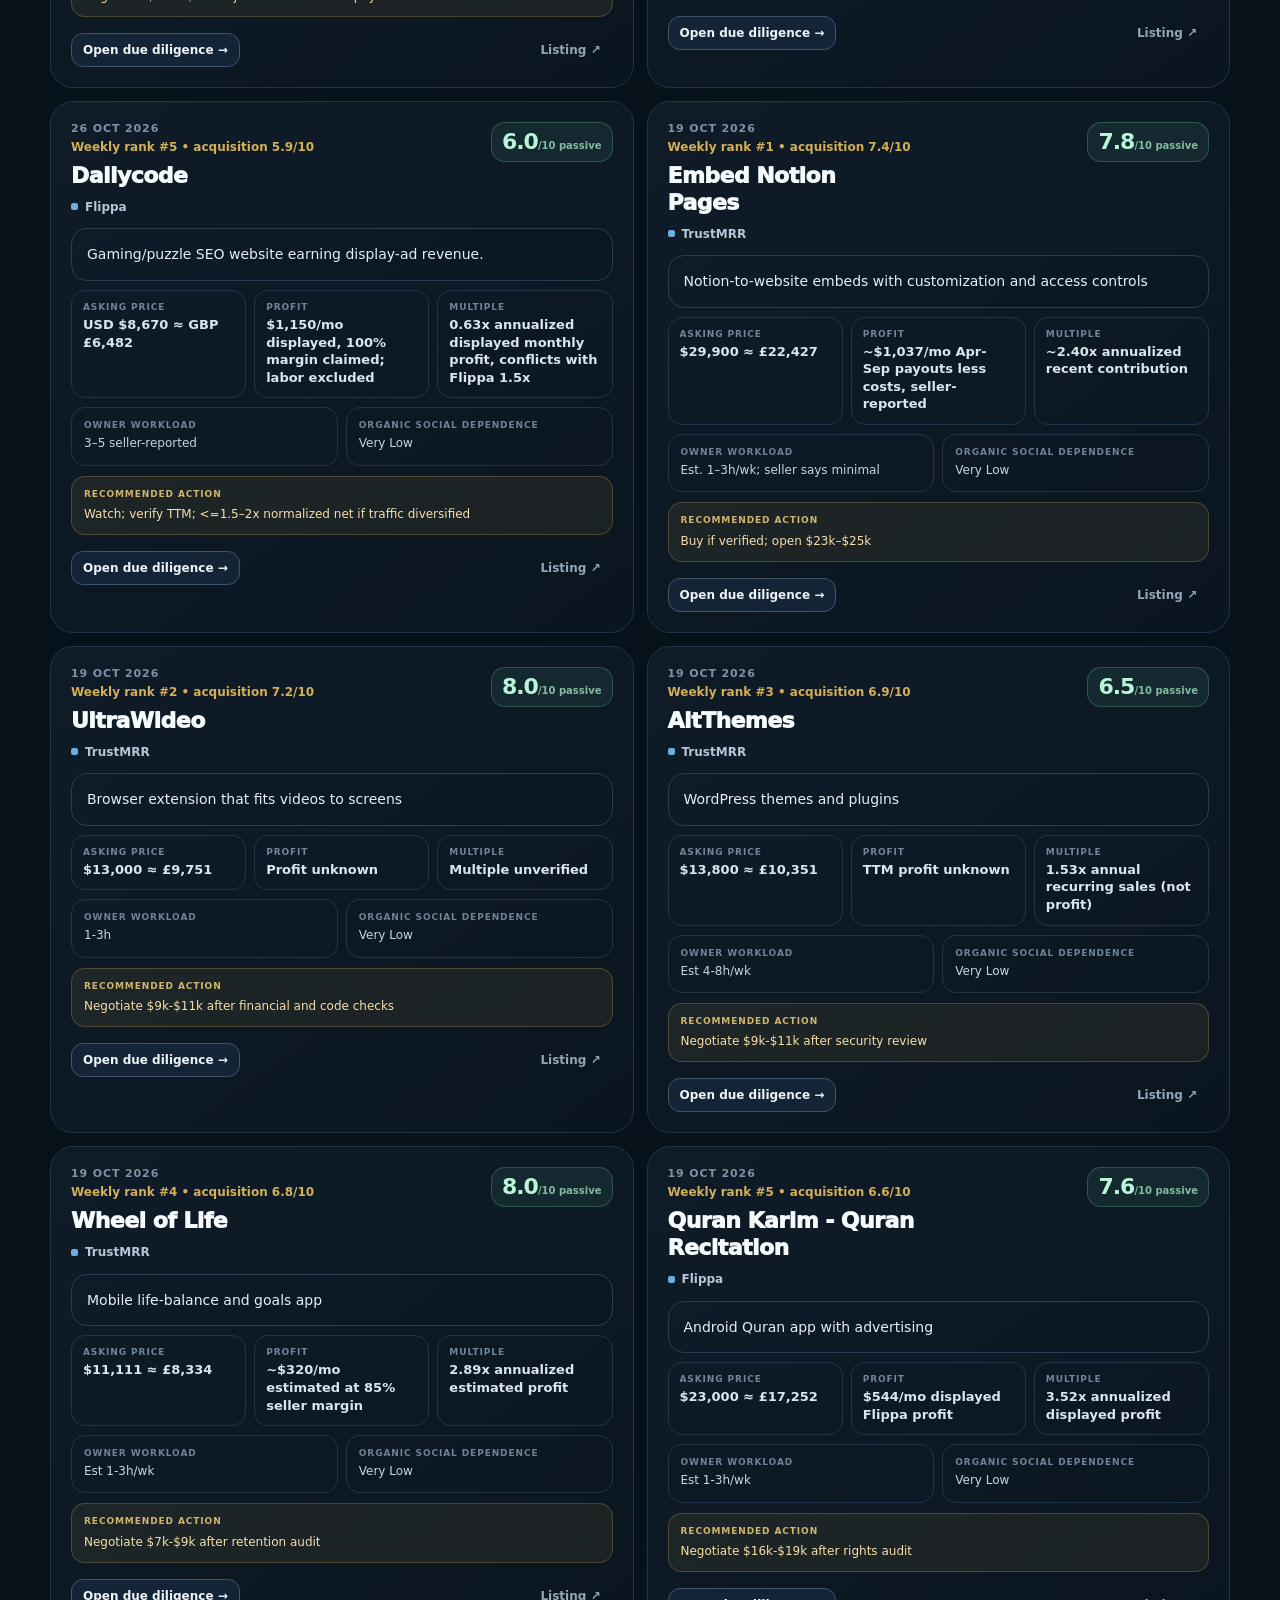
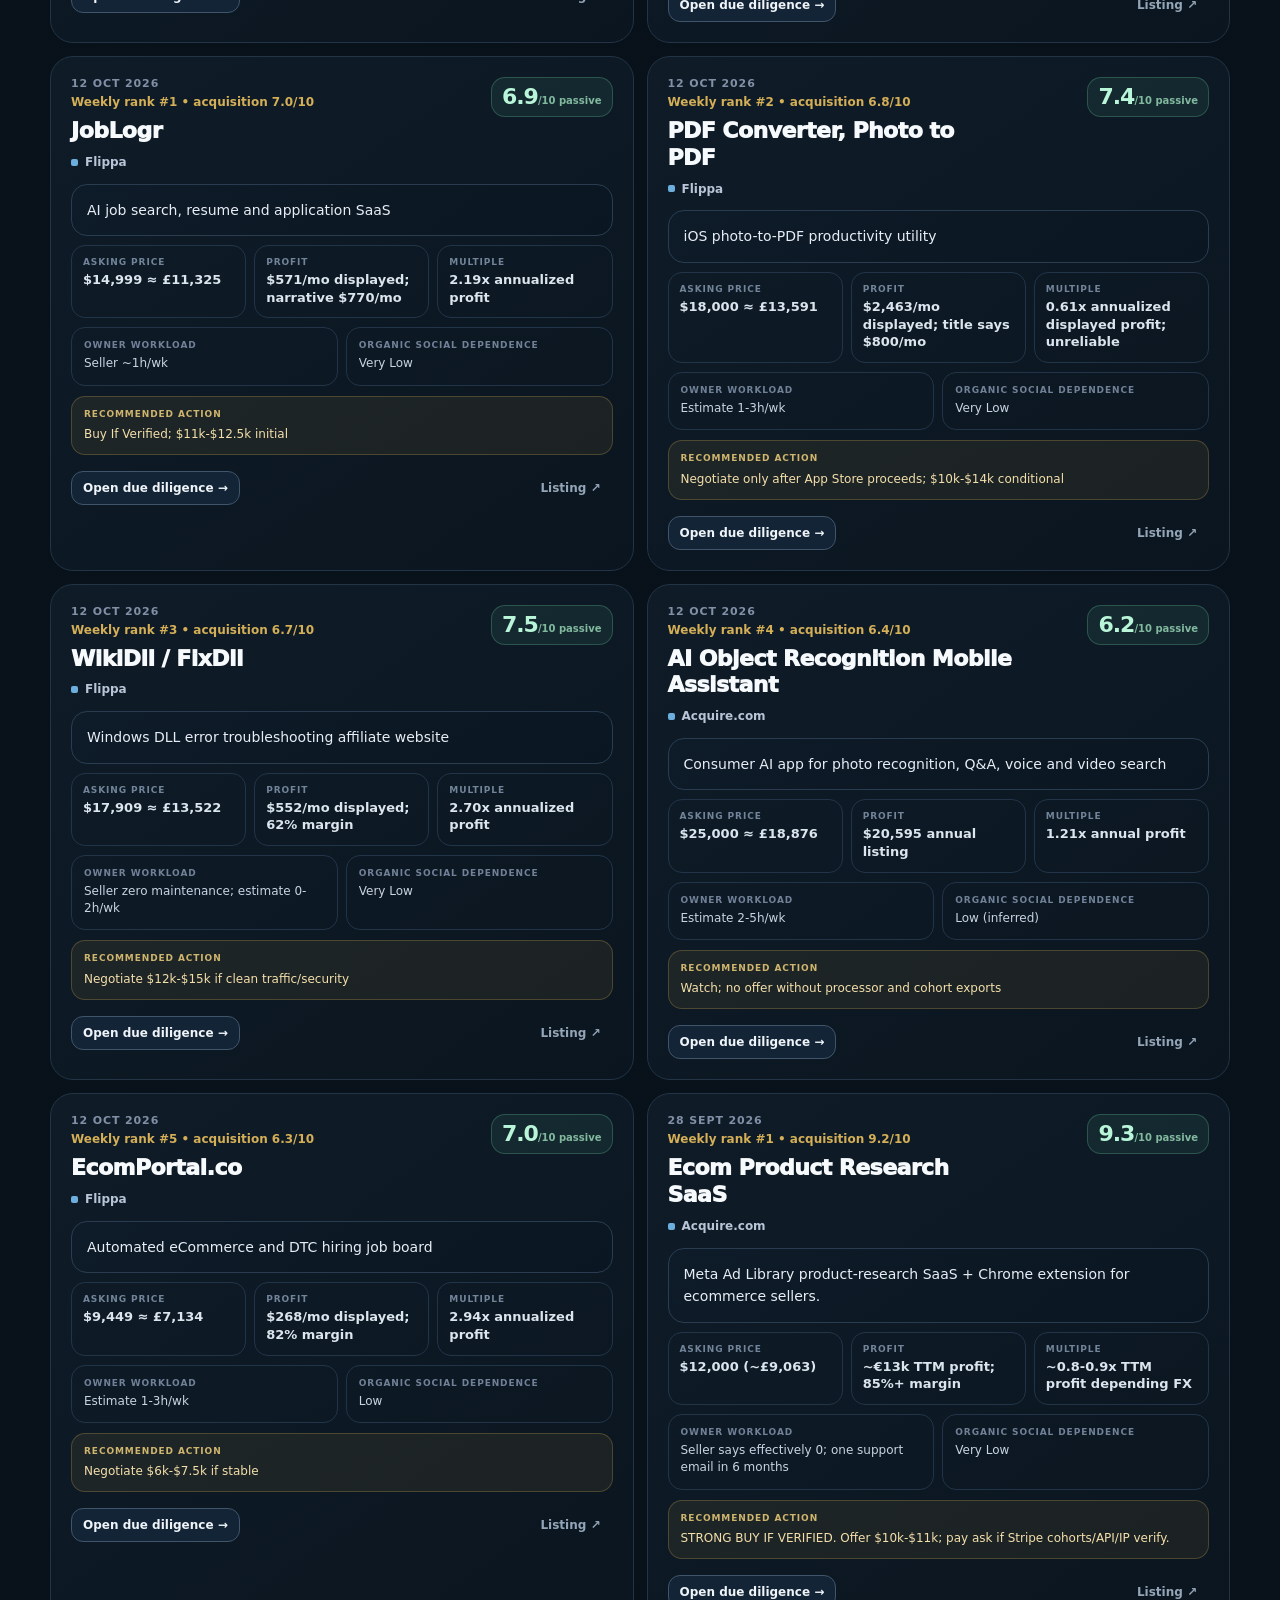
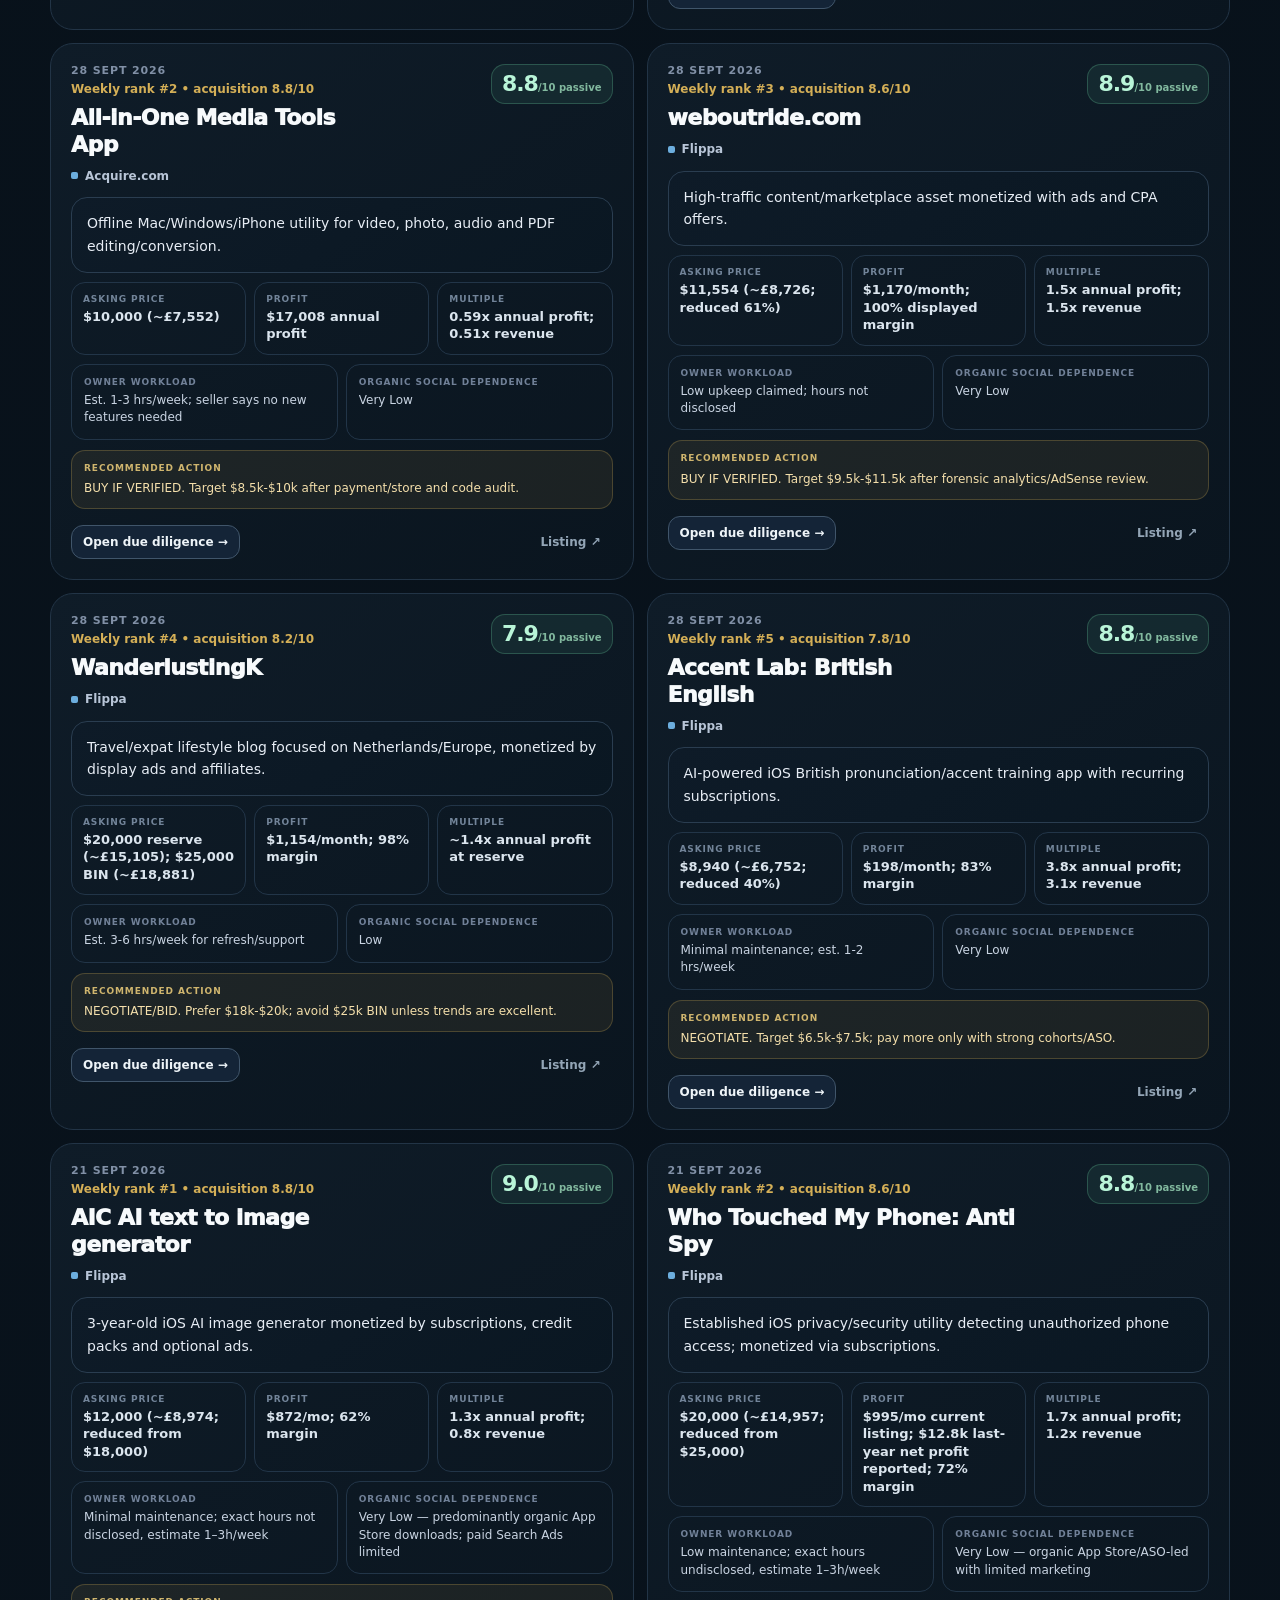
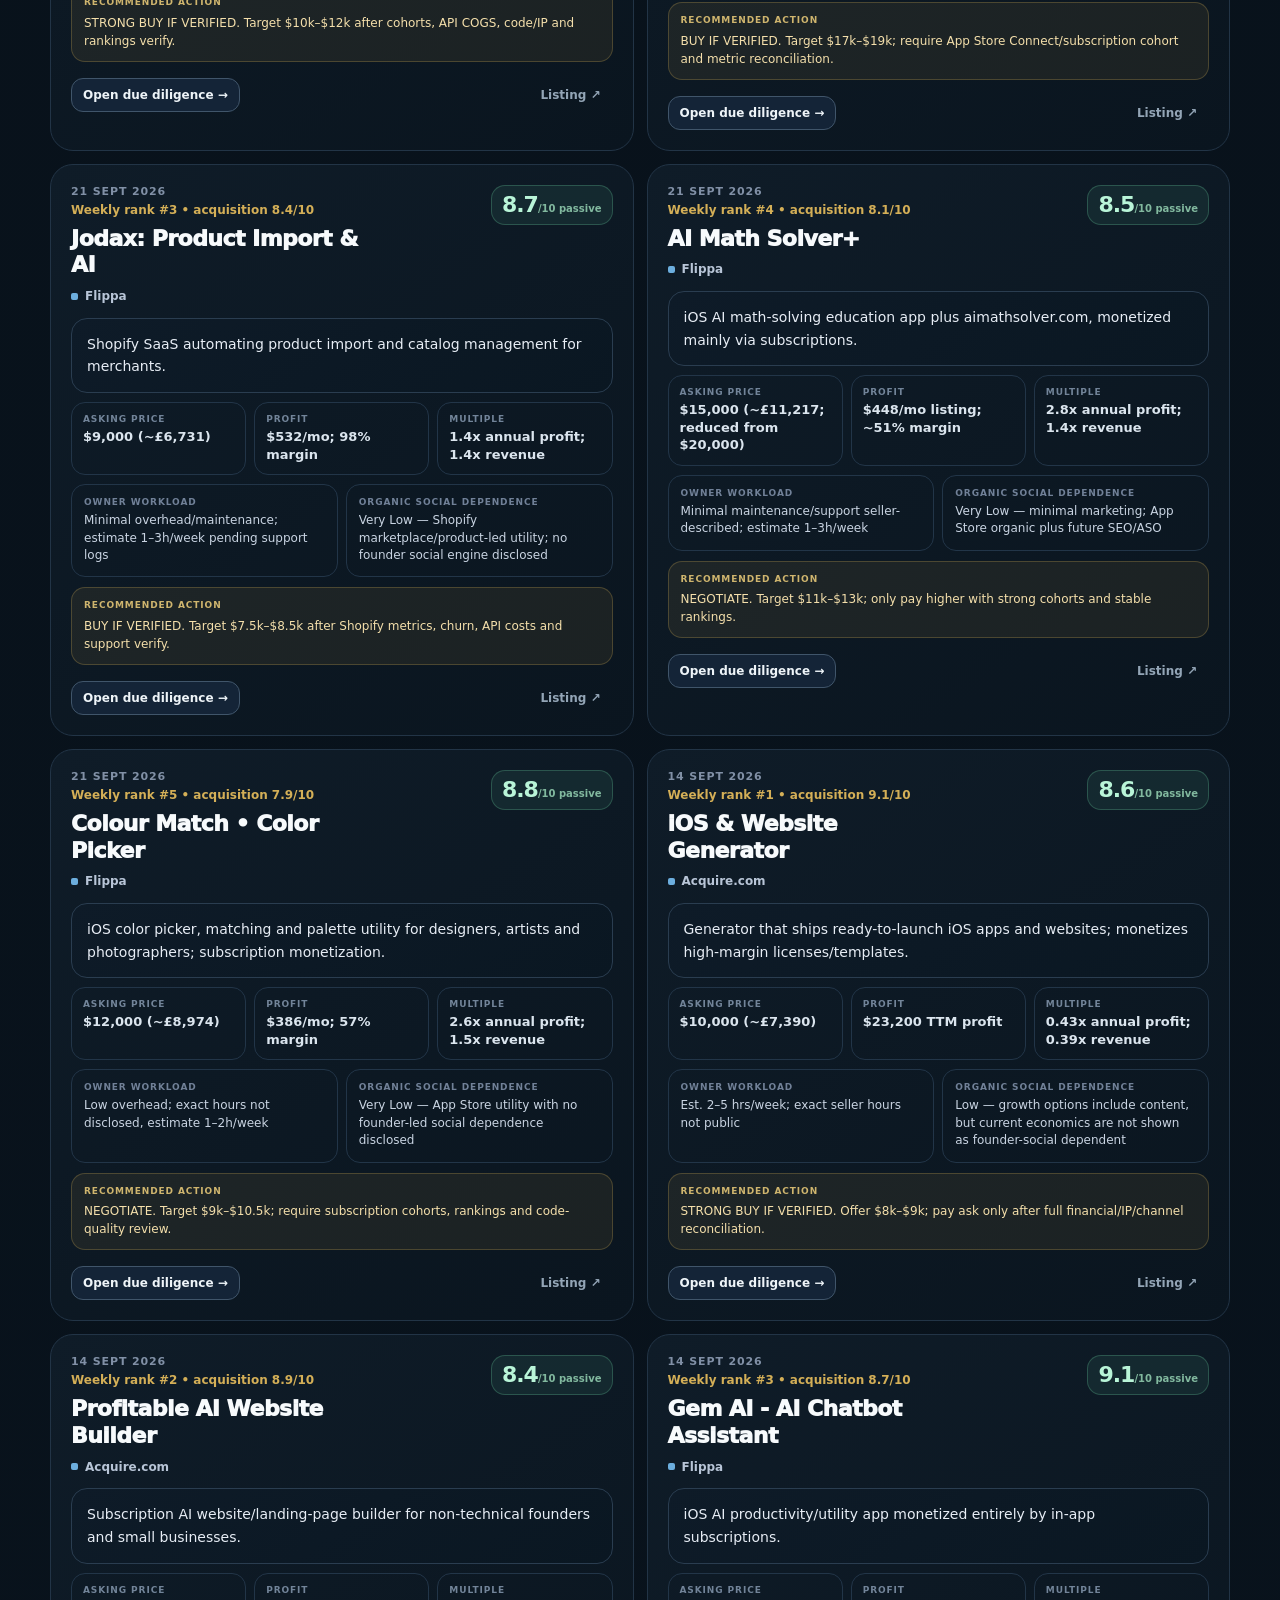
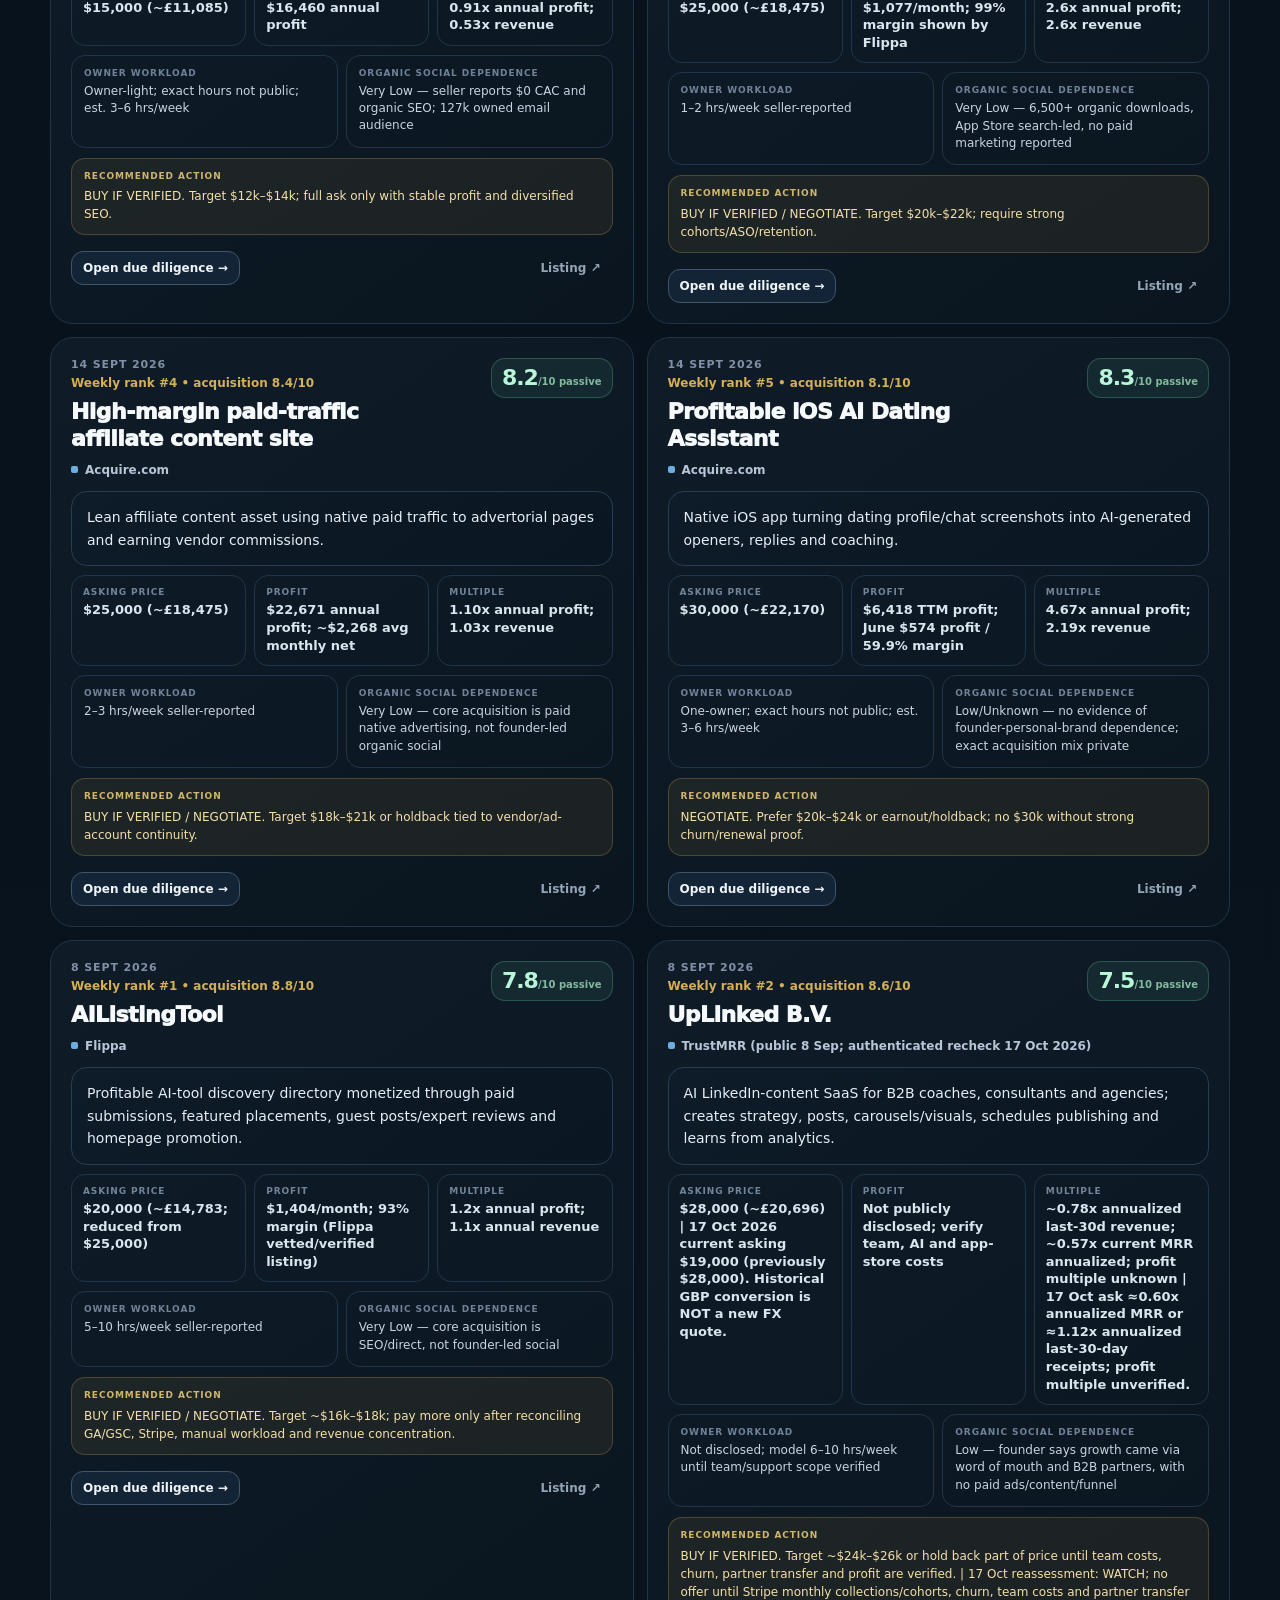
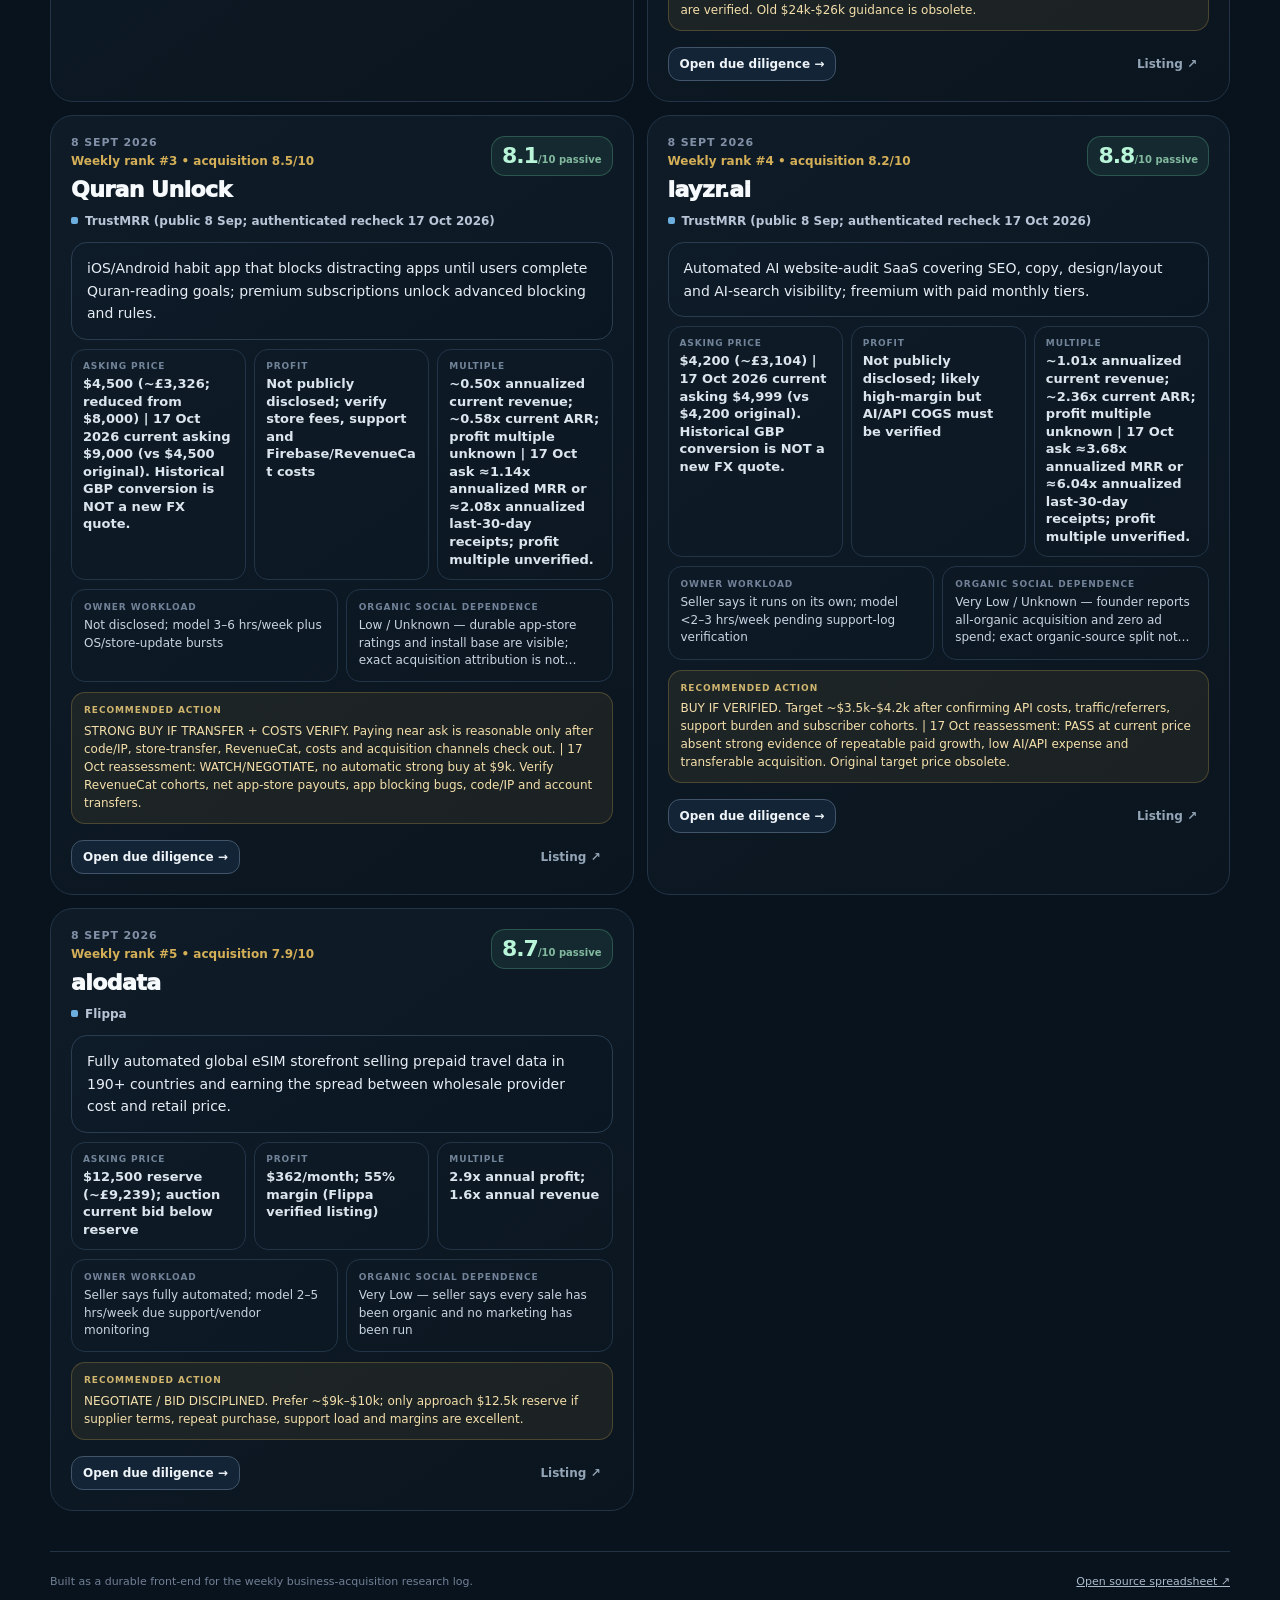
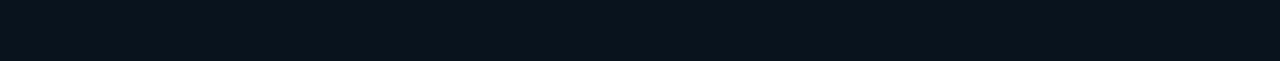
<file: weekly-business-acquisitions/index.html>
<!DOCTYPE html>
<html lang="en">
<head>
  <meta charset="utf-8" />
  <meta name="viewport" content="width=device-width, initial-scale=1" />
  <meta name="theme-color" content="#091017" />
  <meta name="description" content="A living archive of thoroughly vetted businesses worth considering for acquisition." />
  <title>Weekly Business Acquisition Opportunities</title>
  <style>
    :root{--bg:#071018;--panel:#0d1822;--panel2:#101e2b;--text:#f7fafc;--muted:#91a2b3;--line:#223446;--accent:#f7c65b;--green:#71e0ad;--blue:#7dc8ff;--red:#ff9b9b;--shadow:0 24px 70px rgba(0,0,0,.28)}
    *{box-sizing:border-box}html{scroll-behavior:smooth}body{margin:0;font-family:Inter,ui-sans-serif,system-ui,-apple-system,BlinkMacSystemFont,"Segoe UI",sans-serif;background:radial-gradient(circle at 8% -8%,rgba(247,198,91,.10),transparent 28rem),radial-gradient(circle at 94% 0,rgba(113,224,173,.08),transparent 25rem),linear-gradient(180deg,#071018,#09131d);color:var(--text);min-height:100vh}a{color:inherit}button,input,select{font:inherit}button{cursor:pointer}.wrap{max-width:1220px;margin:0 auto;padding:30px 20px 70px}
    .topbar{display:flex;justify-content:space-between;align-items:center;gap:16px;margin-bottom:28px}.brand{display:flex;align-items:center;gap:11px;font-weight:900;letter-spacing:.04em}.brandmark{width:35px;height:35px;border-radius:11px;display:grid;place-items:center;background:linear-gradient(135deg,#f7c65b,#f59e0b);box-shadow:0 10px 30px rgba(247,198,91,.16);color:#221600}.brandmark svg{width:20px;height:20px}.home{color:var(--muted);text-decoration:none;font-size:14px;font-weight:750}.home:hover{color:#fff}
    .hero{display:grid;grid-template-columns:minmax(0,1.5fr) minmax(300px,.5fr);gap:16px;margin-bottom:18px}.hero-main,.hero-side{border:1px solid var(--line);border-radius:28px;background:linear-gradient(145deg,rgba(15,28,40,.98),rgba(8,18,28,.97));box-shadow:var(--shadow)}.hero-main{padding:34px;position:relative;overflow:hidden}.hero-main:after{content:"";position:absolute;width:340px;height:340px;border-radius:50%;right:-140px;top:-160px;background:radial-gradient(circle,rgba(247,198,91,.14),transparent 66%);pointer-events:none}.eyebrow{display:inline-flex;align-items:center;gap:8px;font-size:11px;font-weight:900;text-transform:uppercase;letter-spacing:.14em;color:#ffe5a5}.eyebrow-dot{width:7px;height:7px;border-radius:50%;background:var(--accent);box-shadow:0 0 0 5px rgba(247,198,91,.09)}h1{margin:14px 0;font-size:clamp(40px,7vw,72px);line-height:.98;letter-spacing:-.055em;max-width:800px}.lede{max-width:760px;color:var(--muted);font-size:17px;line-height:1.65;margin:0}.hero-note{margin-top:22px;display:flex;gap:8px;flex-wrap:wrap}.hero-pill{border:1px solid #304052;background:#111e2a;color:#ccd6df;border-radius:999px;padding:8px 11px;font-size:12px;font-weight:800}.hero-side{padding:22px;display:grid;grid-template-columns:1fr 1fr;gap:10px;align-content:start}.stat{border:1px solid #293b4e;background:#0a151f;border-radius:18px;padding:17px;min-width:0}.stat.wide{grid-column:1/-1}.stat-label{font-size:10px;text-transform:uppercase;letter-spacing:.12em;color:#7f91a3;font-weight:900}.stat-value{margin-top:7px;font-size:28px;font-weight:950;letter-spacing:-.04em;line-height:1}.stat-value.small{font-size:17px;line-height:1.25}.stat-sub{margin-top:6px;color:#8393a3;font-size:11px;line-height:1.35}
    .controls{position:sticky;top:8px;z-index:20;border:1px solid var(--line);background:rgba(8,18,28,.91);backdrop-filter:blur(18px);border-radius:20px;padding:12px;margin:18px 0 24px;box-shadow:0 10px 36px rgba(0,0,0,.2)}.control-row{display:flex;gap:9px;align-items:center;flex-wrap:wrap}.search{position:relative;flex:1;min-width:250px}.search svg{position:absolute;left:13px;top:50%;transform:translateY(-50%);width:16px;height:16px;color:#718096}.search input,.select{width:100%;border:1px solid #2b3d50;background:#0c1823;color:#f6f8fb;border-radius:13px;outline:none}.search input{padding:11px 13px 11px 38px}.select{padding:10px 34px 10px 11px;min-width:145px}.search input:focus,.select:focus{border-color:#6b5a33;box-shadow:0 0 0 3px rgba(247,198,91,.08)}.view-toggle{display:flex;padding:3px;border:1px solid #2b3d50;background:#0c1823;border-radius:13px}.view-btn{border:0;background:transparent;color:#8293a5;border-radius:9px;padding:7px 10px;font-size:12px;font-weight:850}.view-btn.active{background:#243446;color:white}.statusline{display:flex;justify-content:space-between;align-items:center;gap:10px;flex-wrap:wrap;color:#7f8da3;font-size:12px;margin:0 2px 12px}.statusline strong{color:#d5deea}.sync{display:inline-flex;align-items:center;gap:7px}.sync-dot{width:7px;height:7px;border-radius:50%;background:var(--green);box-shadow:0 0 0 4px rgba(113,224,173,.08)}
    .items{display:grid;grid-template-columns:repeat(2,minmax(0,1fr));gap:13px}.items.hidden{display:none}.card{border:1px solid var(--line);border-radius:23px;background:linear-gradient(145deg,#0f1c28,#0a151f);padding:20px;min-width:0;transition:.16s ease}.card:hover{border-color:#334b61;transform:translateY(-1px)}.card-top{display:flex;justify-content:space-between;align-items:flex-start;gap:15px}.date{font-size:11px;font-weight:850;letter-spacing:.08em;text-transform:uppercase;color:#8190a6}.rank{margin-top:5px;font-size:12px;color:#d4af57;font-weight:900}.passive{flex:0 0 auto;border:1px solid rgba(113,224,173,.24);background:rgba(113,224,173,.08);color:#b9f5d8;border-radius:14px;padding:8px 10px;text-align:right}.passive strong{font-size:22px;letter-spacing:-.045em;line-height:1}.passive span{font-size:10px;color:#82b99f;font-weight:800}.title{font-size:22px;line-height:1.22;letter-spacing:-.025em;font-weight:930;margin:9px 0 0;max-width:94%}.marketplace{display:inline-flex;align-items:center;gap:7px;margin-top:10px;color:#b8c5d7;font-size:12px;font-weight:800}.marketplace:before{content:"";width:7px;height:7px;border-radius:2px;background:var(--blue);opacity:.85}.description{margin-top:14px;color:#e7edf5;font-size:14px;line-height:1.62;padding:14px 15px;border:1px solid #2a3d50;background:linear-gradient(145deg,#0e1b28,#0a1722);border-radius:16px}.metrics{display:grid;grid-template-columns:repeat(3,1fr);gap:8px;margin-top:9px}.metric{border:1px solid #223548;border-radius:14px;padding:11px;min-width:0}.metric-label{font-size:9px;text-transform:uppercase;letter-spacing:.1em;font-weight:900;color:#728499}.metric-value{font-size:13px;line-height:1.35;color:#dbe5ee;margin-top:4px;font-weight:800;word-break:break-word}.mini-grid{display:grid;grid-template-columns:1fr 1fr;gap:8px;margin-top:9px}.mini{border:1px solid #223548;border-radius:14px;padding:12px;min-width:0}.mini-label{font-size:9px;text-transform:uppercase;letter-spacing:.1em;font-weight:900;color:#718198}.mini-text{font-size:12px;line-height:1.45;color:#c9d4e2;margin-top:5px;display:-webkit-box;-webkit-line-clamp:3;-webkit-box-orient:vertical;overflow:hidden}.verdict{margin-top:10px;border-radius:14px;padding:11px 12px;border:1px solid rgba(247,198,91,.22);background:rgba(247,198,91,.07);font-size:12px;line-height:1.5;color:#f4dfab}.verdict b{display:block;color:#cfb56e;font-size:9px;letter-spacing:.1em;text-transform:uppercase;margin-bottom:4px}.card-actions{display:flex;justify-content:space-between;align-items:center;gap:9px;margin-top:16px}.open-btn,.link-btn{display:inline-flex;align-items:center;gap:7px;border-radius:12px;padding:9px 11px;font-size:12px;font-weight:850;text-decoration:none}.open-btn{border:1px solid #40556a;background:#142437;color:#eef4f8}.open-btn:hover{background:#192b40}.link-btn{color:#93a5b6;border:1px solid transparent}.link-btn:hover{color:#fff;border-color:#2f4255}
    .table-wrap{display:none;border:1px solid var(--line);border-radius:20px;overflow:auto;background:#0b1721}.table-wrap.show{display:block}table{border-collapse:collapse;width:100%;min-width:1260px}th,td{text-align:left;border-bottom:1px solid #1f3142;padding:13px 14px;vertical-align:top}th{position:sticky;top:0;background:#101d29;color:#7f8da3;text-transform:uppercase;letter-spacing:.09em;font-size:9px}td{font-size:12px;color:#c7d2df;line-height:1.45}td strong{color:white}.table-desc{min-width:280px}.table-score{color:#b9f5d8;font-weight:900}.table-link{color:#ffd77e;font-weight:800;text-decoration:none}.table-link:hover{text-decoration:underline}
    .empty{display:none;border:1px dashed #33485b;border-radius:20px;padding:42px 20px;text-align:center;color:#8b99ad}.empty.show{display:block}.empty strong{display:block;color:#e4eaf2;margin-bottom:7px}.error{display:none;border:1px solid rgba(255,155,155,.25);background:rgba(127,29,29,.16);color:#ffd0d0;border-radius:16px;padding:14px 15px;margin-bottom:14px;font-size:13px;line-height:1.5}.error.show{display:block}
    dialog{width:min(850px,calc(100% - 24px));max-height:88vh;border:1px solid #31475d;border-radius:24px;background:#0c1823;color:var(--text);padding:0;box-shadow:0 28px 90px rgba(0,0,0,.55)}dialog::backdrop{background:rgba(2,6,14,.74);backdrop-filter:blur(4px)}.dialog-head{display:flex;justify-content:space-between;align-items:flex-start;gap:18px;padding:22px 22px 18px;border-bottom:1px solid var(--line)}.dialog-title{font-size:25px;font-weight:950;line-height:1.2;letter-spacing:-.035em;margin:6px 0 0}.dialog-meta{font-size:11px;color:#7f8da3;font-weight:800;text-transform:uppercase;letter-spacing:.08em}.close{border:1px solid #2b4054;background:#112131;color:#aebbd0;border-radius:11px;width:38px;height:38px;display:grid;place-items:center;flex:0 0 auto}.dialog-body{padding:20px 22px 23px;overflow:auto;max-height:calc(88vh - 100px)}.detail-grid{display:grid;grid-template-columns:1fr 1fr;gap:10px}.detail{border:1px solid #24394c;border-radius:16px;padding:14px;background:#091621;min-width:0}.detail.wide{grid-column:1/-1}.detail.description-detail{background:#0f1d2b;border-color:#304a61}.detail-label{font-size:9px;text-transform:uppercase;letter-spacing:.11em;color:#77899b;font-weight:900}.detail-text{font-size:13px;line-height:1.6;color:#d1dae6;margin-top:5px}.detail.description-detail .detail-text{font-size:14px;color:#edf2f8}.detail.risk .detail-label{color:#e7a5a5}.dialog-links{display:flex;gap:8px;flex-wrap:wrap;margin-top:14px}.dialog-link{display:inline-flex;align-items:center;gap:7px;border:1px solid #2f4860;background:#112337;color:#dfe7f0;border-radius:12px;padding:9px 11px;text-decoration:none;font-size:12px;font-weight:850}.dialog-link.primary{border-color:rgba(247,198,91,.25);background:rgba(247,198,91,.08);color:#ffe4a1}.footer{margin-top:40px;padding-top:21px;border-top:1px solid var(--line);display:flex;justify-content:space-between;gap:14px;flex-wrap:wrap;color:#718096;font-size:11px;line-height:1.6}.footer a{color:#a9bacb}
    @media(max-width:900px){.hero{grid-template-columns:1fr}.items{grid-template-columns:1fr}.hero-side{grid-template-columns:repeat(3,1fr)}.stat.wide{grid-column:auto}.search{min-width:100%}.view-toggle{margin-left:auto}}@media(max-width:640px){.wrap{padding:22px 13px 55px}.topbar{margin-bottom:20px}.brand span:last-child{font-size:12px}.hero-main{padding:25px 20px}.hero-side{grid-template-columns:1fr 1fr;padding:16px}.stat.wide{grid-column:1/-1}.controls{padding:9px;border-radius:16px}.select{flex:1;min-width:0}.view-toggle{width:100%;margin:0}.view-btn{flex:1}.card{padding:17px}.title{font-size:19px}.metrics{grid-template-columns:1fr 1fr}.mini-grid,.detail-grid{grid-template-columns:1fr}.detail.wide{grid-column:auto}.card-actions{align-items:stretch;flex-direction:column}.open-btn,.link-btn{justify-content:center}.dialog-head{padding:19px 17px 15px}.dialog-body{padding:16px 17px 19px}}@media(prefers-reduced-motion:reduce){html{scroll-behavior:auto}.card{transition:none}}
  </style>
</head>
<body>
  <main class="wrap" id="app">
    <header class="topbar"><div class="brand"><div class="brandmark" aria-hidden="true"><svg viewBox="0 0 24 24" fill="none"><path d="M5 7.5h14v10H5z" stroke="currentColor" stroke-width="2"/><path d="M8.5 7.5V5.8A1.8 1.8 0 0 1 10.3 4h3.4a1.8 1.8 0 0 1 1.8 1.8v1.7M5 11h14" stroke="currentColor" stroke-width="2" stroke-linecap="round"/></svg></div><span>BUSINESS ACQUISITION LOG</span></div><a class="home" href="../">← All pages</a></header>
    <section class="hero"><div class="hero-main"><div class="eyebrow"><span class="eyebrow-dot"></span>Weekly acquisition research</div><h1>Five businesses worth buying, every week.</h1><p class="lede">A growing shortlist of live acquisition opportunities selected for quality of earnings, transferability, owner workload and realistic upside—not just headline revenue. The research deliberately penalizes businesses that need constant organic social posting or founder-led attention.</p><div class="hero-note"><span class="hero-pill">Thorough due diligence</span><span class="hero-pill">Low owner workload preferred</span><span class="hero-pill">Social-light acquisition</span><span class="hero-pill">5 picks per week</span></div></div><aside class="hero-side" aria-label="Acquisition statistics"><div class="stat"><div class="stat-label">Businesses logged</div><div class="stat-value" id="statCount">—</div></div><div class="stat"><div class="stat-label">Best acquisition score</div><div class="stat-value" id="statBest">—</div></div><div class="stat wide"><div class="stat-label">Latest scan</div><div class="stat-value small" id="statLatest">No scan yet</div><div class="stat-sub" id="statLatestDate"></div></div></aside></section>
    <section class="controls" aria-label="Browse controls"><div class="control-row"><label class="search" aria-label="Search acquisitions"><svg viewBox="0 0 24 24" fill="none" aria-hidden="true"><circle cx="11" cy="11" r="6.5" stroke="currentColor" stroke-width="2"/><path d="m16 16 4 4" stroke="currentColor" stroke-width="2" stroke-linecap="round"/></svg><input id="searchInput" type="search" placeholder="Search businesses, models, channels, risks, marketplaces…" autocomplete="off" /></label><select class="select" id="scoreFilter" aria-label="Minimum passive score"><option value="0">Any passive score</option><option value="9">9.0+</option><option value="8">8.0+</option><option value="7">7.0+</option></select><select class="select" id="sortSelect" aria-label="Sort opportunities"><option value="newest">Newest scan</option><option value="passive">Highest passive score</option><option value="rank">Best weekly rank</option></select><div class="view-toggle" aria-label="Choose view"><button type="button" class="view-btn active" data-view="cards" aria-pressed="true">Cards</button><button type="button" class="view-btn" data-view="table" aria-pressed="false">Table</button></div></div></section>
    <div class="error" id="errorBox" role="status"></div><div class="statusline"><span><strong id="visibleCount">0</strong> businesses shown</span><span class="sync"><span class="sync-dot"></span><span id="syncText">Loading latest data…</span></span></div>
    <section class="items" id="itemsGrid" aria-live="polite"></section>
    <div class="table-wrap" id="tableWrap"><table><thead><tr><th>Date</th><th>Rank</th><th>Business</th><th>Asking</th><th>Profit</th><th>Multiple</th><th>Owner hrs</th><th>Passive</th><th>Overall</th><th>Social dependence</th><th>Recommendation</th><th>Links</th></tr></thead><tbody id="tableBody"></tbody></table></div>
    <div class="empty" id="emptyState"><strong>No acquisition opportunities have been logged yet.</strong>The first weekly scan will populate this dashboard with five thoroughly vetted businesses.</div>
    <footer class="footer"><span>Built as a durable front-end for the weekly business-acquisition research log.</span><span><a href="https://docs.google.com/spreadsheets/d/1N8uCKYRvCFg5Vu8pSs8Q9H5OgboCQhfAkHfHoON05Vk/edit" target="_blank" rel="noopener noreferrer">Open source spreadsheet ↗</a></span></footer>
  </main>
  <dialog id="itemDialog" aria-labelledby="dialogTitle"><div class="dialog-head"><div><div class="dialog-meta" id="dialogMeta"></div><div class="dialog-title" id="dialogTitle"></div></div><button type="button" class="close" id="closeDialog" aria-label="Close details">✕</button></div><div class="dialog-body" id="dialogBody"></div></dialog>
  <script>
    (()=>{const root=document.getElementById('app');if(root.dataset.ready==='1')return;root.dataset.ready='1';
      const $=id=>document.getElementById(id),els={grid:$('itemsGrid'),tableWrap:$('tableWrap'),tableBody:$('tableBody'),search:$('searchInput'),score:$('scoreFilter'),sort:$('sortSelect'),visible:$('visibleCount'),empty:$('emptyState'),error:$('errorBox'),sync:$('syncText'),statCount:$('statCount'),statBest:$('statBest'),statLatest:$('statLatest'),statLatestDate:$('statLatestDate'),dialog:$('itemDialog'),dialogMeta:$('dialogMeta'),dialogTitle:$('dialogTitle'),dialogBody:$('dialogBody'),closeDialog:$('closeDialog')};let items=[],view='cards';
      const esc=v=>String(v??'').replace(/[&<>'"]/g,ch=>({'&':'&amp;','<':'&lt;','>':'&gt;',"'":'&#39;','"':'&quot;'}[ch]));const safeUrl=v=>{try{const u=new URL(String(v));return['http:','https:'].includes(u.protocol)?u.href:'#'}catch{return'#'}};const parseDate=v=>{const m=/^(\d{4})-(\d{2})-(\d{2})$/.exec(String(v||''));return m?Date.UTC(+m[1],+m[2]-1,+m[3]):0};const formatDate=v=>{const t=parseDate(v);return t?new Intl.DateTimeFormat('en-GB',{day:'numeric',month:'short',year:'numeric',timeZone:'UTC'}).format(new Date(t)):(v||'Unknown date')};const score=v=>{const n=Number(v);return Number.isFinite(n)?Math.max(0,Math.min(10,n)):0};const sourceLabel=(u,i)=>{try{return new URL(u).hostname.replace(/^www\./,'')||'Source '+(i+1)}catch{return'Source '+(i+1)}};
      function normalize(r,i){return{id:r.id||((r.date||'undated')+'-'+i),date:String(r.date||''),rank:Number(r.rank)||0,business:String(r.business||''),description:String(r.description||''),marketplace:String(r.marketplace||''),listingUrl:safeUrl(r.listingUrl||''),askingPrice:String(r.askingPrice||''),revenue:String(r.revenue||''),profit:String(r.profit||''),multiple:String(r.multiple||''),businessModel:String(r.businessModel||''),age:String(r.age||''),ownerHours:String(r.ownerHours||''),passiveScore:score(r.passiveScore),socialDependence:String(r.socialDependence||''),acquisitionChannels:String(r.acquisitionChannels||''),retention:String(r.retention||''),growth:String(r.growth||''),customerConcentration:String(r.customerConcentration||''),dependencies:String(r.dependencies||''),overallScore:score(r.overallScore),dueDiligenceConfidence:String(r.dueDiligenceConfidence||''),redFlags:String(r.redFlags||''),fit:String(r.fit||''),recommendation:String(r.recommendation||''),report:safeUrl(r.report||''),evidence:Array.isArray(r.evidence)?r.evidence.map(safeUrl).filter(u=>u!=='#'):[],plan90:String(r.plan90||'')}}
      function updateStats(){const ordered=[...items].sort((a,b)=>parseDate(b.date)-parseDate(a.date)||a.rank-b.rank),best=items.length?Math.max(...items.map(i=>i.overallScore)):0;els.statCount.textContent=items.length;els.statBest.textContent=items.length?best.toFixed(1):'—';if(ordered[0]){els.statLatest.textContent='5-business scan';els.statLatestDate.textContent=formatDate(ordered[0].date)}else{els.statLatest.textContent='No scan yet';els.statLatestDate.textContent=''}}
      function matches(i){const q=els.search.value.trim().toLowerCase(),min=Number(els.score.value||0);if(i.passiveScore<min)return false;if(!q)return true;return[i.business,i.description,i.marketplace,i.businessModel,i.socialDependence,i.acquisitionChannels,i.retention,i.growth,i.customerConcentration,i.dependencies,i.redFlags,i.fit,i.recommendation].join(' ').toLowerCase().includes(q)}
      function filtered(){const r=items.filter(matches);if(els.sort.value==='passive')r.sort((a,b)=>b.passiveScore-a.passiveScore||parseDate(b.date)-parseDate(a.date));else if(els.sort.value==='rank')r.sort((a,b)=>a.rank-b.rank||parseDate(b.date)-parseDate(a.date));else r.sort((a,b)=>parseDate(b.date)-parseDate(a.date)||a.rank-b.rank);return r}
      function card(i){const listing=i.listingUrl!=='#'?'<a class="link-btn" href="'+esc(i.listingUrl)+'" target="_blank" rel="noopener noreferrer">Listing ↗</a>':'';return '<article class="card"><div class="card-top"><div><div class="date">'+esc(formatDate(i.date))+'</div><div class="rank">Weekly rank #'+esc(i.rank||'—')+' • acquisition '+i.overallScore.toFixed(1)+'/10</div><h2 class="title">'+esc(i.business)+'</h2></div><div class="passive"><strong>'+i.passiveScore.toFixed(1)+'</strong><span>/10 passive</span></div></div><div class="marketplace">'+esc(i.marketplace||'Marketplace not recorded')+'</div><div class="description">'+esc(i.description||'No description recorded.')+'</div><div class="metrics"><div class="metric"><div class="metric-label">Asking price</div><div class="metric-value">'+esc(i.askingPrice||'—')+'</div></div><div class="metric"><div class="metric-label">Profit</div><div class="metric-value">'+esc(i.profit||'—')+'</div></div><div class="metric"><div class="metric-label">Multiple</div><div class="metric-value">'+esc(i.multiple||'—')+'</div></div></div><div class="mini-grid"><div class="mini"><div class="mini-label">Owner workload</div><div class="mini-text">'+esc(i.ownerHours||'—')+'</div></div><div class="mini"><div class="mini-label">Organic social dependence</div><div class="mini-text">'+esc(i.socialDependence||'—')+'</div></div></div><div class="verdict"><b>Recommended action</b>'+esc(i.recommendation||'—')+'</div><div class="card-actions"><button type="button" class="open-btn" data-id="'+esc(i.id)+'">Open due diligence →</button>'+listing+'</div></article>'}
      function row(i){const listing=i.listingUrl!=='#'?'<a class="table-link" href="'+esc(i.listingUrl)+'" target="_blank" rel="noopener noreferrer">Listing ↗</a>':'—';return '<tr><td>'+esc(formatDate(i.date))+'</td><td>#'+esc(i.rank||'—')+'</td><td><strong>'+esc(i.business)+'</strong></td><td>'+esc(i.askingPrice)+'</td><td>'+esc(i.profit)+'</td><td>'+esc(i.multiple)+'</td><td>'+esc(i.ownerHours)+'</td><td class="table-score">'+i.passiveScore.toFixed(1)+'</td><td class="table-score">'+i.overallScore.toFixed(1)+'</td><td>'+esc(i.socialDependence)+'</td><td>'+esc(i.recommendation)+'</td><td>'+listing+'</td></tr>'}
      function render(){const list=filtered();els.visible.textContent=list.length;els.empty.classList.toggle('show',list.length===0);els.grid.innerHTML=list.map(card).join('');els.tableBody.innerHTML=list.map(row).join('');els.grid.querySelectorAll('.open-btn').forEach(b=>b.addEventListener('click',()=>openItem(b.dataset.id)))}
      const detail=(label,text,cls='')=>'<div class="detail '+cls+'"><div class="detail-label">'+esc(label)+'</div><div class="detail-text">'+esc(text||'—')+'</div></div>';
      function openItem(id){const i=items.find(x=>x.id===id);if(!i)return;els.dialogMeta.textContent=formatDate(i.date)+' • rank #'+(i.rank||'—')+' • '+i.passiveScore.toFixed(1)+'/10 passive';els.dialogTitle.textContent=i.business;const sources=i.evidence.map((u,n)=>'<a class="dialog-link" href="'+esc(u)+'" target="_blank" rel="noopener noreferrer">'+esc(sourceLabel(u,n))+' ↗</a>').join('');const listing=i.listingUrl!=='#'?'<a class="dialog-link primary" href="'+esc(i.listingUrl)+'" target="_blank" rel="noopener noreferrer">Open listing ↗</a>':'';const report=i.report!=='#'?'<a class="dialog-link" href="'+esc(i.report)+'" target="_blank" rel="noopener noreferrer">Full research report ↗</a>':'';els.dialogBody.innerHTML='<div class="detail-grid">'+detail('What the business is',i.description,'wide description-detail')+detail('Marketplace',i.marketplace)+detail('Business model',i.businessModel)+detail('Asking price',i.askingPrice)+detail('Revenue',i.revenue)+detail('Profit',i.profit)+detail('Asking multiple',i.multiple)+detail('Age / track record',i.age)+detail('Owner hours / week',i.ownerHours)+detail('Passive-income score',i.passiveScore.toFixed(1)+'/10')+detail('Overall acquisition score',i.overallScore.toFixed(1)+'/10')+detail('Organic social dependence',i.socialDependence)+detail('Primary acquisition channels',i.acquisitionChannels,'wide')+detail('Recurring revenue / retention',i.retention)+detail('Growth trend',i.growth)+detail('Customer concentration',i.customerConcentration)+detail('Due-diligence confidence',i.dueDiligenceConfidence)+detail('Key dependencies / platform risk',i.dependencies,'wide risk')+detail('Red flags',i.redFlags,'wide risk')+detail('Why it fits',i.fit,'wide')+detail('Recommended action / offer',i.recommendation,'wide')+detail('First 90 days after acquisition',i.plan90,'wide')+'</div><div class="dialog-links">'+listing+report+sources+'</div>';if(typeof els.dialog.showModal==='function')els.dialog.showModal();else els.dialog.setAttribute('open','')}
      function setView(next){view=next;const cards=view==='cards';els.grid.classList.toggle('hidden',!cards);els.tableWrap.classList.toggle('show',!cards);document.querySelectorAll('.view-btn').forEach(b=>{const a=b.dataset.view===view;b.classList.toggle('active',a);b.setAttribute('aria-pressed',String(a))})}
      els.search.addEventListener('input',render);els.score.addEventListener('change',render);els.sort.addEventListener('change',render);document.querySelectorAll('.view-btn').forEach(b=>b.addEventListener('click',()=>setView(b.dataset.view)));els.closeDialog.addEventListener('click',()=>els.dialog.close());els.dialog.addEventListener('click',e=>{if(e.target===els.dialog)els.dialog.close()});
      async function load(){try{const r=await fetch('./data.json?v='+Date.now(),{cache:'no-store'});if(!r.ok)throw new Error('Data request failed ('+r.status+')');const p=await r.json();items=Array.isArray(p.opportunities)?p.opportunities.map(normalize).filter(i=>i.business):[];updateStats();render();const d=p.generatedAt?new Date(p.generatedAt):null;els.sync.textContent=d&&!Number.isNaN(d.getTime())?'Synced '+new Intl.DateTimeFormat('en-GB',{day:'numeric',month:'short',year:'numeric',hour:'2-digit',minute:'2-digit'}).format(d):'Data loaded'}catch(err){items=[];updateStats();render();els.sync.textContent='Could not load data';els.error.textContent='The acquisition data could not be loaded right now. Refresh the page in a moment or open the source spreadsheet.';els.error.classList.add('show');console.error(err)}}load();
    })();
  </script>
</body>
</html>
</file>
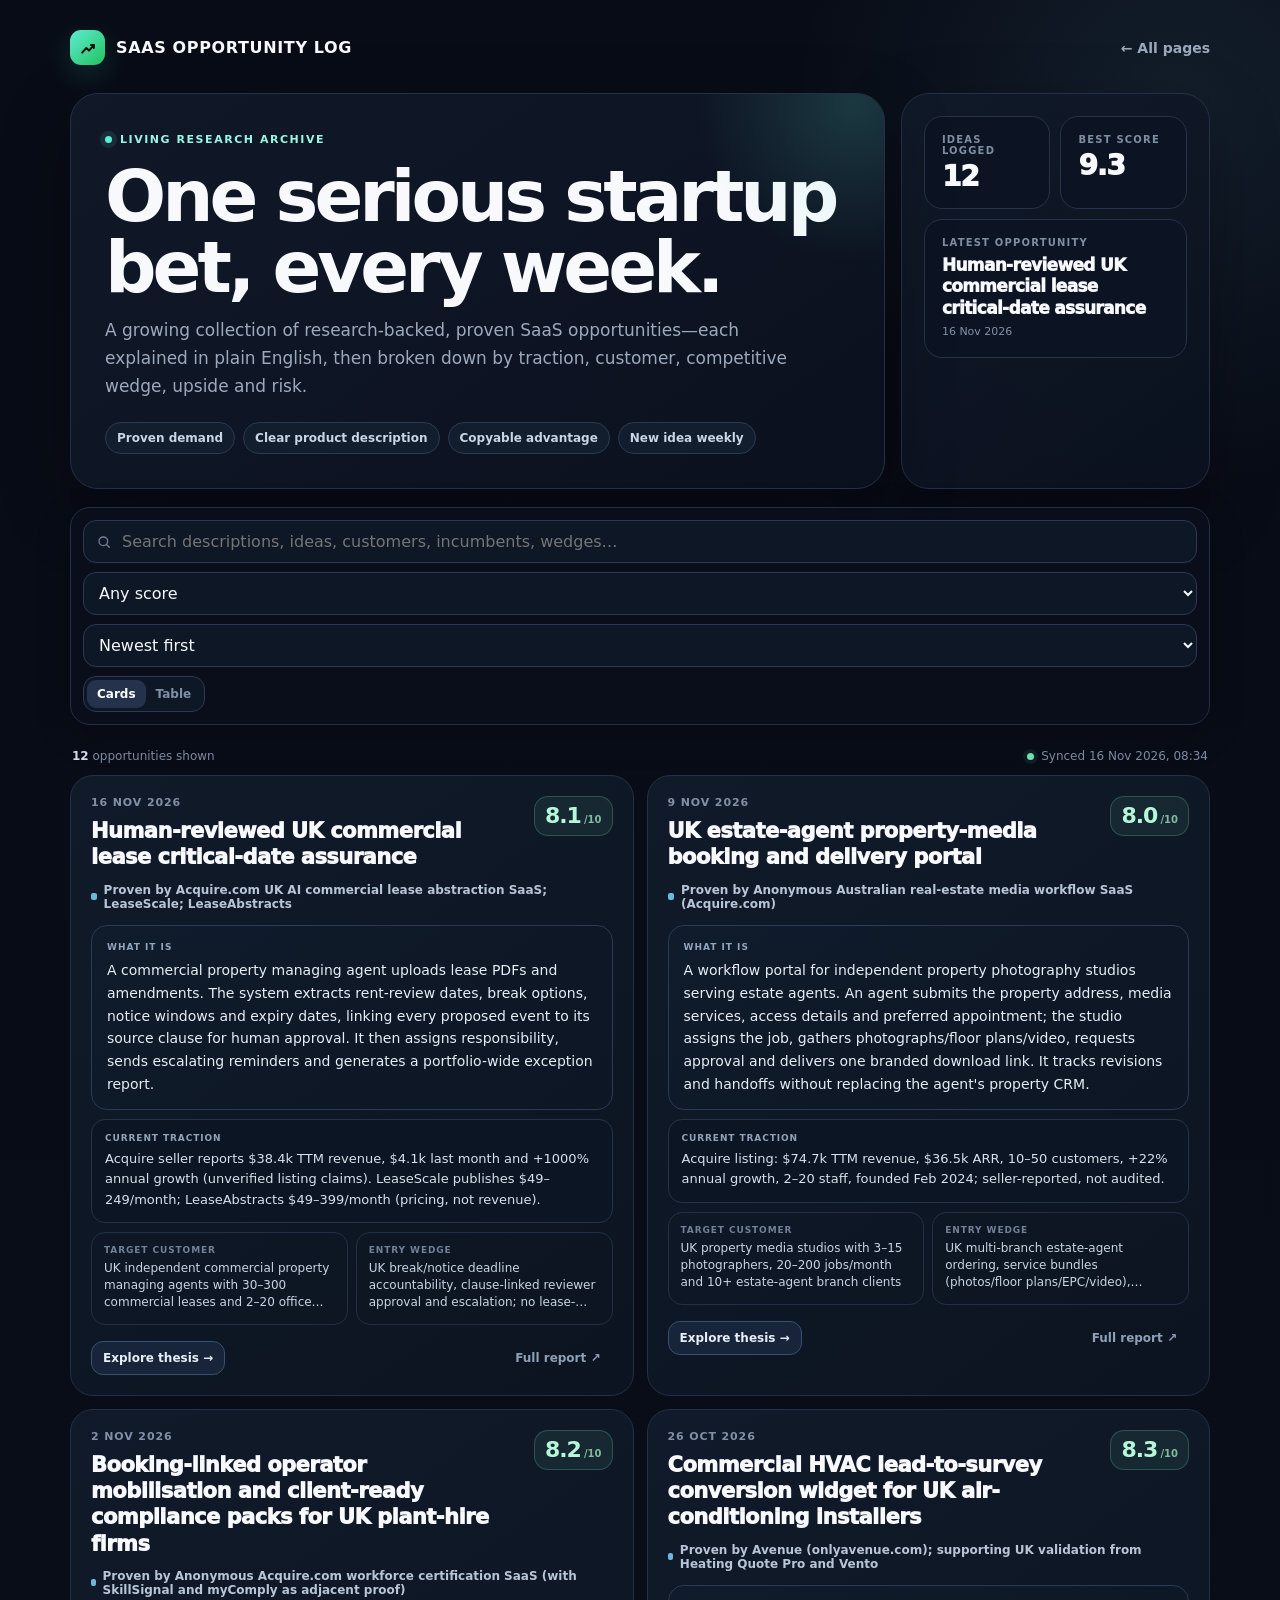
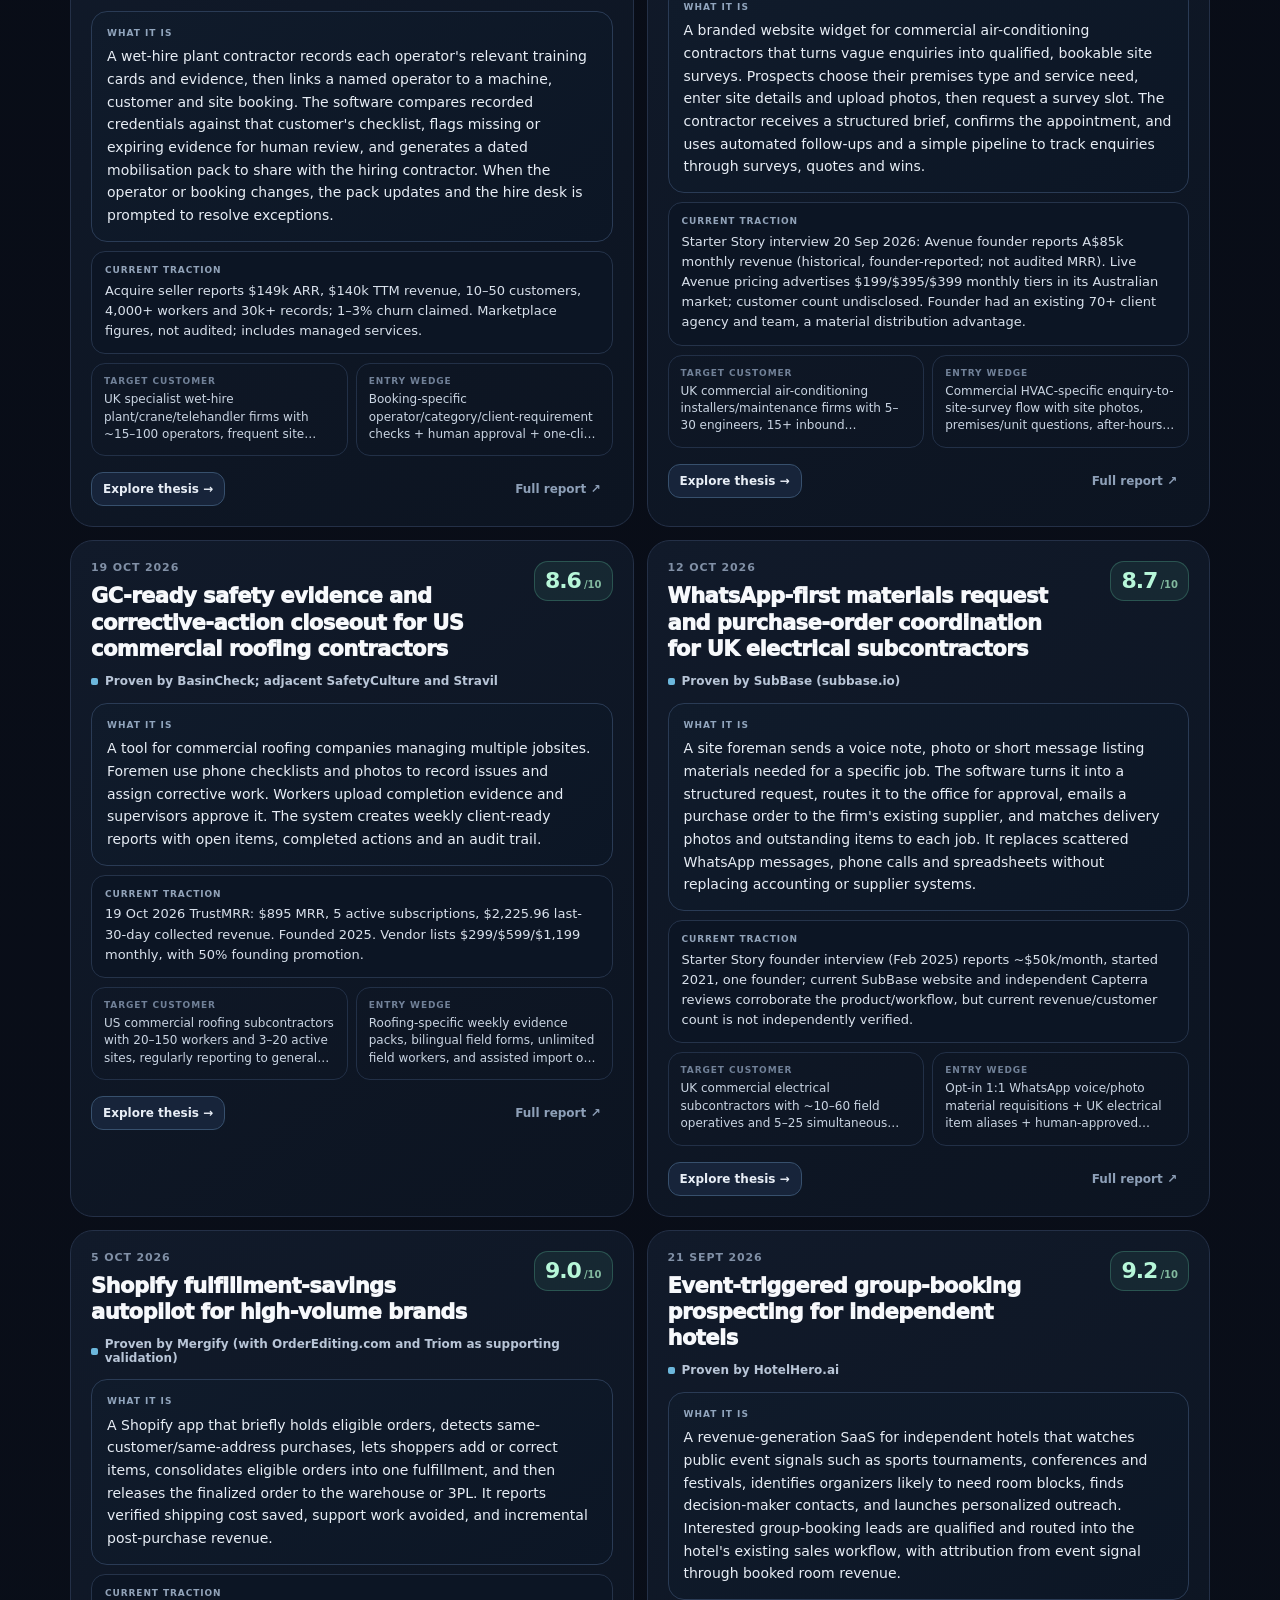
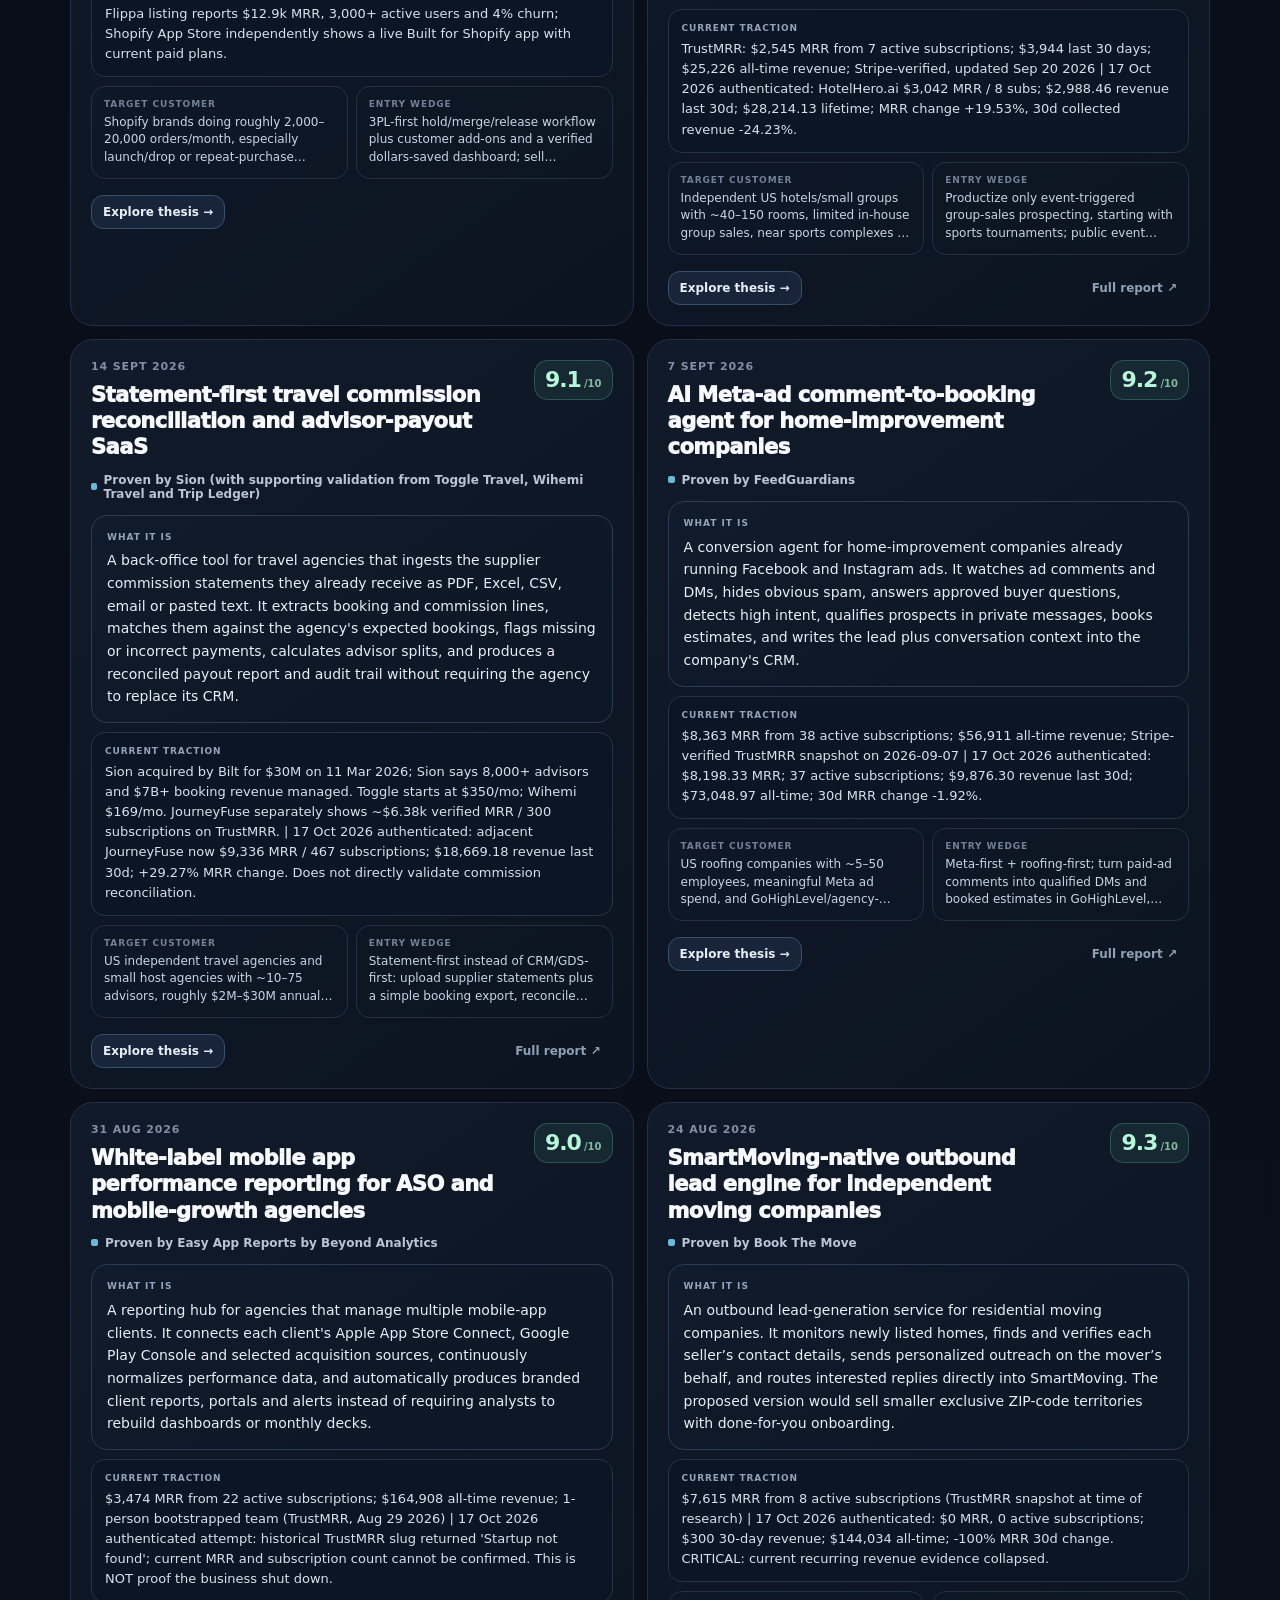
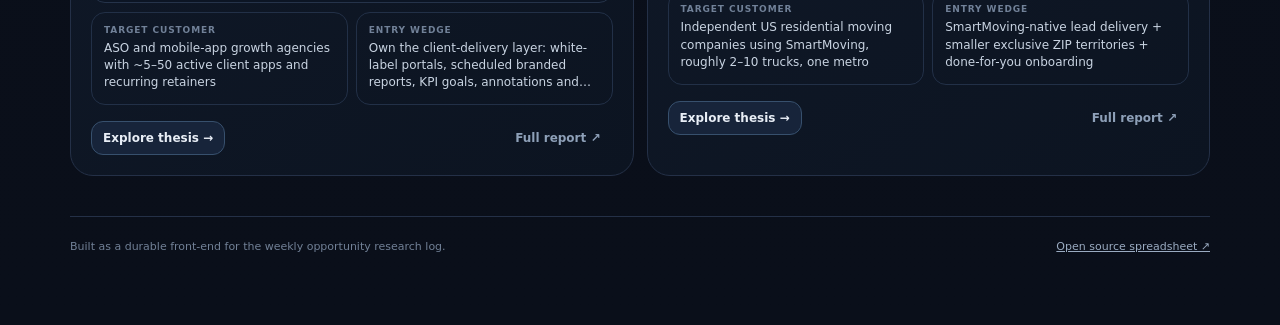
<file: weekly-saas-opportunities/index.html>
<!DOCTYPE html>
<html lang="en">
<head>
  <meta charset="utf-8" />
  <meta name="viewport" content="width=device-width, initial-scale=1" />
  <meta name="theme-color" content="#0b1020" />
  <meta name="description" content="A living archive of weekly, research-backed SaaS opportunities." />
  <title>Weekly SaaS Opportunity Log</title>
  <style>
    :root{--bg:#080c16;--panel:#101827;--text:#f7f9fc;--muted:#9ca9bd;--line:#243047;--accent:#6ee7b7;--teal:#5eead4;--blue:#7dd3fc;--danger:#fca5a5;--shadow:0 24px 70px rgba(0,0,0,.28)}
    *{box-sizing:border-box}html{scroll-behavior:smooth}body{margin:0;font-family:Inter,ui-sans-serif,system-ui,-apple-system,BlinkMacSystemFont,"Segoe UI",sans-serif;background:radial-gradient(circle at 12% -8%,rgba(94,234,212,.13),transparent 26rem),radial-gradient(circle at 92% 2%,rgba(125,211,252,.09),transparent 24rem),linear-gradient(180deg,#080c16,#0a0f1a);color:var(--text);min-height:100vh}a{color:inherit}button,input,select{font:inherit}button{cursor:pointer}.wrap{max-width:1180px;margin:0 auto;padding:30px 20px 70px}
    .topbar{display:flex;justify-content:space-between;align-items:center;gap:16px;margin-bottom:28px}.brand{display:flex;align-items:center;gap:11px;font-weight:900;letter-spacing:.04em}.brandmark{width:35px;height:35px;border-radius:11px;display:grid;place-items:center;background:linear-gradient(135deg,#5eead4,#22c55e);box-shadow:0 10px 30px rgba(94,234,212,.16);color:#04110e}.brandmark svg{width:20px;height:20px}.home{color:var(--muted);text-decoration:none;font-size:14px;font-weight:750}.home:hover{color:#fff}
    .hero{display:grid;grid-template-columns:minmax(0,1.45fr) minmax(280px,.55fr);gap:16px;margin-bottom:18px}.hero-main,.hero-side{border:1px solid var(--line);border-radius:28px;background:linear-gradient(145deg,rgba(17,25,41,.97),rgba(11,17,30,.96));box-shadow:var(--shadow)}.hero-main{padding:34px;position:relative;overflow:hidden}.hero-main:after{content:"";position:absolute;width:340px;height:340px;border-radius:50%;right:-140px;top:-160px;background:radial-gradient(circle,rgba(94,234,212,.17),transparent 66%);pointer-events:none}.eyebrow{display:inline-flex;align-items:center;gap:8px;font-size:11px;font-weight:900;text-transform:uppercase;letter-spacing:.14em;color:#99f6e4}.eyebrow-dot{width:7px;height:7px;border-radius:50%;background:var(--teal);box-shadow:0 0 0 5px rgba(94,234,212,.10)}h1{margin:14px 0;font-size:clamp(40px,7vw,72px);line-height:.98;letter-spacing:-.055em;max-width:760px}.lede{max-width:720px;color:var(--muted);font-size:17px;line-height:1.65;margin:0}.hero-note{margin-top:22px;display:flex;gap:8px;flex-wrap:wrap}.hero-pill{border:1px solid #2a3a52;background:#121d2e;color:#c9d5e5;border-radius:999px;padding:8px 11px;font-size:12px;font-weight:800}.hero-side{padding:22px;display:grid;grid-template-columns:1fr 1fr;gap:10px;align-content:start}.stat{border:1px solid #26334a;background:#0c1423;border-radius:18px;padding:17px;min-width:0}.stat.wide{grid-column:1/-1}.stat-label{font-size:10px;text-transform:uppercase;letter-spacing:.12em;color:#7f8da3;font-weight:900}.stat-value{margin-top:7px;font-size:28px;font-weight:950;letter-spacing:-.04em;line-height:1}.stat-value.small{font-size:17px;line-height:1.25}.stat-sub{margin-top:6px;color:#8390a6;font-size:11px;line-height:1.35}
    .controls{position:sticky;top:8px;z-index:20;border:1px solid var(--line);background:rgba(10,15,27,.9);backdrop-filter:blur(18px);border-radius:20px;padding:12px;margin:18px 0 24px;box-shadow:0 10px 36px rgba(0,0,0,.2)}.control-row{display:flex;gap:9px;align-items:center;flex-wrap:wrap}.search{position:relative;flex:1;min-width:250px}.search svg{position:absolute;left:13px;top:50%;transform:translateY(-50%);width:16px;height:16px;color:#718096}.search input,.select{width:100%;border:1px solid #2b3a53;background:#0e1726;color:#f6f8fb;border-radius:13px;outline:none}.search input{padding:11px 13px 11px 38px}.select{padding:10px 34px 10px 11px;min-width:138px}.search input:focus,.select:focus{border-color:#4a6a79;box-shadow:0 0 0 3px rgba(94,234,212,.10)}.view-toggle{display:flex;padding:3px;border:1px solid #2b3a53;background:#0e1726;border-radius:13px}.view-btn{border:0;background:transparent;color:#8190a7;border-radius:9px;padding:7px 10px;font-size:12px;font-weight:850}.view-btn.active{background:#24334b;color:white}.statusline{display:flex;justify-content:space-between;align-items:center;gap:10px;flex-wrap:wrap;color:#7f8da3;font-size:12px;margin:0 2px 12px}.statusline strong{color:#d5deea}.sync{display:inline-flex;align-items:center;gap:7px}.sync-dot{width:7px;height:7px;border-radius:50%;background:var(--accent);box-shadow:0 0 0 4px rgba(110,231,183,.08)}
    .ideas{display:grid;grid-template-columns:repeat(2,minmax(0,1fr));gap:13px}.ideas.hidden{display:none}.idea-card{border:1px solid var(--line);border-radius:23px;background:linear-gradient(145deg,#111a2a,#0c1421);padding:20px;min-width:0;transition:.16s ease}.idea-card:hover{border-color:#324460;transform:translateY(-1px)}.card-top{display:flex;justify-content:space-between;align-items:flex-start;gap:15px}.date{font-size:11px;font-weight:850;letter-spacing:.08em;text-transform:uppercase;color:#8190a6}.score{flex:0 0 auto;display:flex;align-items:baseline;gap:3px;border:1px solid rgba(110,231,183,.23);background:rgba(110,231,183,.08);color:#b7f7d9;border-radius:14px;padding:8px 10px}.score strong{font-size:22px;letter-spacing:-.045em;line-height:1}.score span{font-size:10px;color:#82b99f;font-weight:800}.idea-title{font-size:21px;line-height:1.25;letter-spacing:-.025em;font-weight:930;margin:9px 0 0;max-width:94%}.incumbent{display:inline-flex;align-items:center;gap:7px;margin-top:12px;color:#b8c5d7;font-size:12px;font-weight:800}.incumbent:before{content:"";width:7px;height:7px;border-radius:2px;background:var(--blue);opacity:.85}.description{margin-top:14px;color:#e7edf5;font-size:14px;line-height:1.62;padding:14px 15px;border:1px solid #2a3b55;background:linear-gradient(145deg,#101b2b,#0c1625);border-radius:16px}.description b{display:block;color:#91a5bd;font-size:9px;text-transform:uppercase;letter-spacing:.11em;margin-bottom:5px}.traction{margin-top:9px;color:#d8e0eb;font-size:13px;line-height:1.55;padding:12px 13px;border:1px solid #25334a;background:#0c1524;border-radius:14px}.traction b{color:#92a3b9;font-size:9px;letter-spacing:.1em;text-transform:uppercase;display:block;margin-bottom:3px}.mini-grid{display:grid;grid-template-columns:1fr 1fr;gap:8px;margin-top:9px}.mini{border:1px solid #223047;border-radius:14px;padding:12px;min-width:0}.mini-label{font-size:9px;text-transform:uppercase;letter-spacing:.1em;font-weight:900;color:#718198}.mini-text{font-size:12px;line-height:1.45;color:#c9d4e2;margin-top:5px;display:-webkit-box;-webkit-line-clamp:3;-webkit-box-orient:vertical;overflow:hidden}.card-actions{display:flex;justify-content:space-between;align-items:center;gap:9px;margin-top:16px}.open-btn,.link-btn{display:inline-flex;align-items:center;gap:7px;border-radius:12px;padding:9px 11px;font-size:12px;font-weight:850;text-decoration:none}.open-btn{border:1px solid #37506d;background:#17243a;color:#e8eef6}.open-btn:hover{background:#1b2b45}.link-btn{color:#8ea0b8;border:1px solid transparent}.link-btn:hover{color:#fff;border-color:#2d3c55}.open-btn svg,.link-btn svg{width:14px;height:14px}
    .table-wrap{display:none;border:1px solid var(--line);border-radius:20px;overflow:auto;background:#0d1523}.table-wrap.show{display:block}table{border-collapse:collapse;width:100%;min-width:1180px}th,td{text-align:left;border-bottom:1px solid #1f2c40;padding:13px 14px;vertical-align:top}th{position:sticky;top:0;background:#111b2b;color:#7f8da3;text-transform:uppercase;letter-spacing:.09em;font-size:9px}td{font-size:12px;color:#c7d2df;line-height:1.45}td strong{color:white}.table-description{min-width:260px}.table-score{color:#b7f7d9;font-weight:900}.table-link{color:#9ee7d1;font-weight:800;text-decoration:none}.table-link:hover{text-decoration:underline}
    .empty{display:none;border:1px dashed #33435d;border-radius:20px;padding:38px 20px;text-align:center;color:#8b99ad}.empty.show{display:block}.empty strong{display:block;color:#e4eaf2;margin-bottom:6px}.error{display:none;border:1px solid rgba(252,165,165,.25);background:rgba(127,29,29,.16);color:#fecaca;border-radius:16px;padding:14px 15px;margin-bottom:14px;font-size:13px;line-height:1.5}.error.show{display:block}
    dialog{width:min(780px,calc(100% - 24px));max-height:88vh;border:1px solid #31425f;border-radius:24px;background:#0e1726;color:var(--text);padding:0;box-shadow:0 28px 90px rgba(0,0,0,.55)}dialog::backdrop{background:rgba(2,6,14,.74);backdrop-filter:blur(4px)}.dialog-head{display:flex;justify-content:space-between;align-items:flex-start;gap:18px;padding:22px 22px 18px;border-bottom:1px solid var(--line)}.dialog-title{font-size:24px;font-weight:950;line-height:1.2;letter-spacing:-.035em;margin:6px 0 0}.dialog-meta{font-size:11px;color:#7f8da3;font-weight:800;text-transform:uppercase;letter-spacing:.08em}.close{border:1px solid #2b3b55;background:#121e30;color:#aebbd0;border-radius:11px;width:38px;height:38px;display:grid;place-items:center;flex:0 0 auto}.dialog-body{padding:20px 22px 23px;overflow:auto;max-height:calc(88vh - 100px)}.detail-grid{display:grid;grid-template-columns:1fr 1fr;gap:10px}.detail{border:1px solid #24324a;border-radius:16px;padding:14px;background:#0b1422;min-width:0}.detail.wide{grid-column:1/-1}.detail.description-detail{background:#101c2d;border-color:#2d405c}.detail-label{font-size:9px;text-transform:uppercase;letter-spacing:.11em;color:#77869b;font-weight:900}.detail-text{font-size:13px;line-height:1.6;color:#d1dae6;margin-top:5px}.detail.description-detail .detail-text{font-size:14px;color:#edf2f8}.detail.risk .detail-label{color:#e6a1a1}.dialog-links{display:flex;gap:8px;flex-wrap:wrap;margin-top:14px}.dialog-link{display:inline-flex;align-items:center;gap:7px;border:1px solid #2f4260;background:#142238;color:#dfe7f0;border-radius:12px;padding:9px 11px;text-decoration:none;font-size:12px;font-weight:850}.dialog-link.primary{border-color:rgba(110,231,183,.26);background:rgba(110,231,183,.09);color:#c4f8df}.footer{margin-top:40px;padding-top:21px;border-top:1px solid var(--line);display:flex;justify-content:space-between;gap:14px;flex-wrap:wrap;color:#718096;font-size:11px;line-height:1.6}.footer a{color:#9aabc1}
    @media(max-width:860px){.hero{grid-template-columns:1fr}.ideas{grid-template-columns:1fr}.hero-side{grid-template-columns:repeat(3,1fr)}.stat.wide{grid-column:auto}.search{min-width:100%}.view-toggle{margin-left:auto}}@media(max-width:620px){.wrap{padding:22px 13px 55px}.topbar{margin-bottom:20px}.brand span:last-child{font-size:13px}.hero-main{padding:25px 20px}.hero-side{grid-template-columns:1fr 1fr;padding:16px}.stat.wide{grid-column:1/-1}.controls{padding:9px;border-radius:16px}.select{flex:1;min-width:0}.view-toggle{width:100%;margin:0}.view-btn{flex:1}.idea-card{padding:17px}.idea-title{font-size:19px}.mini-grid,.detail-grid{grid-template-columns:1fr}.detail.wide{grid-column:auto}.card-actions{align-items:stretch;flex-direction:column}.open-btn,.link-btn{justify-content:center}.dialog-head{padding:19px 17px 15px}.dialog-body{padding:16px 17px 19px}}@media(prefers-reduced-motion:reduce){html{scroll-behavior:auto}.idea-card{transition:none}}
  </style>
</head>
<body>
  <main class="wrap" id="app">
    <header class="topbar"><div class="brand"><div class="brandmark" aria-hidden="true"><svg viewBox="0 0 24 24" fill="none"><path d="M5 17.5 10 12l3.2 3.2L19 8.5" stroke="currentColor" stroke-width="2.4" stroke-linecap="round" stroke-linejoin="round"/><path d="M15.5 8.5H19V12" stroke="currentColor" stroke-width="2.4" stroke-linecap="round" stroke-linejoin="round"/></svg></div><span>SAAS OPPORTUNITY LOG</span></div><a class="home" href="../">← All pages</a></header>
    <section class="hero"><div class="hero-main"><div class="eyebrow"><span class="eyebrow-dot"></span>Living research archive</div><h1>One serious startup bet, every week.</h1><p class="lede">A growing collection of research-backed, proven SaaS opportunities—each explained in plain English, then broken down by traction, customer, competitive wedge, upside and risk.</p><div class="hero-note"><span class="hero-pill">Proven demand</span><span class="hero-pill">Clear product description</span><span class="hero-pill">Copyable advantage</span><span class="hero-pill">New idea weekly</span></div></div><aside class="hero-side" aria-label="Opportunity statistics"><div class="stat"><div class="stat-label">Ideas logged</div><div class="stat-value" id="statCount">—</div></div><div class="stat"><div class="stat-label">Best score</div><div class="stat-value" id="statBest">—</div></div><div class="stat wide"><div class="stat-label">Latest opportunity</div><div class="stat-value small" id="statLatest">Loading…</div><div class="stat-sub" id="statLatestDate"></div></div></aside></section>
    <section class="controls" aria-label="Browse controls"><div class="control-row"><label class="search" aria-label="Search opportunities"><svg viewBox="0 0 24 24" fill="none" aria-hidden="true"><circle cx="11" cy="11" r="6.5" stroke="currentColor" stroke-width="2"/><path d="m16 16 4 4" stroke="currentColor" stroke-width="2" stroke-linecap="round"/></svg><input id="searchInput" type="search" placeholder="Search descriptions, ideas, customers, incumbents, wedges…" autocomplete="off" /></label><select class="select" id="scoreFilter" aria-label="Minimum score"><option value="0">Any score</option><option value="9">9.0+</option><option value="8">8.0+</option><option value="7">7.0+</option></select><select class="select" id="sortSelect" aria-label="Sort opportunities"><option value="newest">Newest first</option><option value="score">Highest score</option><option value="oldest">Oldest first</option></select><div class="view-toggle" aria-label="Choose view"><button type="button" class="view-btn active" data-view="cards" aria-pressed="true">Cards</button><button type="button" class="view-btn" data-view="table" aria-pressed="false">Table</button></div></div></section>
    <div class="error" id="errorBox" role="status"></div><div class="statusline"><span><strong id="visibleCount">0</strong> opportunities shown</span><span class="sync"><span class="sync-dot"></span><span id="syncText">Loading latest data…</span></span></div>
    <section class="ideas" id="ideasGrid" aria-live="polite"></section>
    <div class="table-wrap" id="tableWrap"><table><thead><tr><th>Date</th><th>Opportunity</th><th>What it is</th><th>Incumbent</th><th>Score</th><th>Target customer</th><th>Entry wedge</th><th>Links</th></tr></thead><tbody id="tableBody"></tbody></table></div>
    <div class="empty" id="emptyState"><strong>No opportunities match those filters.</strong>Try a broader search or lower the score threshold.</div>
    <footer class="footer"><span>Built as a durable front-end for the weekly opportunity research log.</span><span><a href="https://docs.google.com/spreadsheets/d/1eGq4MYsLVsIjzXtjOt7p7hU0ErfsXcvBEAy-V0KWyec/edit" target="_blank" rel="noopener noreferrer">Open source spreadsheet ↗</a></span></footer>
  </main>
  <dialog id="ideaDialog" aria-labelledby="dialogTitle"><div class="dialog-head"><div><div class="dialog-meta" id="dialogMeta"></div><div class="dialog-title" id="dialogTitle"></div></div><button type="button" class="close" id="closeDialog" aria-label="Close details">✕</button></div><div class="dialog-body" id="dialogBody"></div></dialog>
  <script>
    (()=>{
      const root=document.getElementById('app');if(root.dataset.ready==='1')return;root.dataset.ready='1';
      const $=id=>document.getElementById(id);const els={grid:$('ideasGrid'),tableWrap:$('tableWrap'),tableBody:$('tableBody'),search:$('searchInput'),score:$('scoreFilter'),sort:$('sortSelect'),visible:$('visibleCount'),empty:$('emptyState'),error:$('errorBox'),sync:$('syncText'),statCount:$('statCount'),statBest:$('statBest'),statLatest:$('statLatest'),statLatestDate:$('statLatestDate'),dialog:$('ideaDialog'),dialogMeta:$('dialogMeta'),dialogTitle:$('dialogTitle'),dialogBody:$('dialogBody'),closeDialog:$('closeDialog')};
      let ideas=[],view='cards';
      const esc=v=>String(v??'').replace(/[&<>'"]/g,ch=>({'&':'&amp;','<':'&lt;','>':'&gt;',"'":'&#39;','"':'&quot;'}[ch]));
      const safeUrl=v=>{try{const u=new URL(String(v));return['http:','https:'].includes(u.protocol)?u.href:'#'}catch{return'#'}};
      const parseDate=v=>{const m=/^(\d{4})-(\d{2})-(\d{2})$/.exec(String(v||''));return m?Date.UTC(+m[1],+m[2]-1,+m[3]):0};
      const formatDate=v=>{const t=parseDate(v);return t?new Intl.DateTimeFormat('en-GB',{day:'numeric',month:'short',year:'numeric',timeZone:'UTC'}).format(new Date(t)):(v||'Unknown date')};
      const clamp=v=>{const n=Number(v);return Number.isFinite(n)?Math.max(0,Math.min(10,n)):0};
      const sourceLabel=(url,i)=>{try{return new URL(url).hostname.replace(/^www\./,'')||`Source ${i+1}`}catch{return`Source ${i+1}`}};
      function normalize(raw,index){return{id:raw.id||`${raw.date||'undated'}-${index}`,date:String(raw.date||''),idea:String(raw.idea||''),description:String(raw.description||''),incumbent:String(raw.incumbent||''),traction:String(raw.traction||''),customer:String(raw.customer||''),wedge:String(raw.wedge||''),why:String(raw.why||''),risk:String(raw.risk||''),score:clamp(raw.score),chat:safeUrl(raw.chat||''),evidence:Array.isArray(raw.evidence)?raw.evidence.map(safeUrl).filter(u=>u!=='#'):[]}}
      function updateStats(){const ordered=[...ideas].sort((a,b)=>parseDate(b.date)-parseDate(a.date));const best=ideas.length?Math.max(...ideas.map(i=>i.score)):0;els.statCount.textContent=ideas.length;els.statBest.textContent=ideas.length?best.toFixed(1):'—';els.statLatest.textContent=ordered[0]?.idea||'No ideas yet';els.statLatestDate.textContent=ordered[0]?.date?formatDate(ordered[0].date):''}
      function matches(i){const q=els.search.value.trim().toLowerCase(),min=Number(els.score.value||0);if(i.score<min)return false;if(!q)return true;return[i.idea,i.description,i.incumbent,i.traction,i.customer,i.wedge,i.why,i.risk].join(' ').toLowerCase().includes(q)}
      function filtered(){const r=ideas.filter(matches);if(els.sort.value==='score')r.sort((a,b)=>b.score-a.score||parseDate(b.date)-parseDate(a.date));else if(els.sort.value==='oldest')r.sort((a,b)=>parseDate(a.date)-parseDate(b.date));else r.sort((a,b)=>parseDate(b.date)-parseDate(a.date));return r}
      function card(i){const chat=i.chat!=='#'?`<a class="link-btn" href="${esc(i.chat)}" target="_blank" rel="noopener noreferrer">Full report ↗</a>`:'';return`<article class="idea-card"><div class="card-top"><div><div class="date">${esc(formatDate(i.date))}</div><h2 class="idea-title">${esc(i.idea)}</h2></div><div class="score"><strong>${i.score.toFixed(1)}</strong><span>/10</span></div></div><div class="incumbent">Proven by ${esc(i.incumbent||'Unknown incumbent')}</div><div class="description"><b>What it is</b>${esc(i.description||'No plain-English description recorded yet.')}</div><div class="traction"><b>Current traction</b>${esc(i.traction||'No traction note recorded.')}</div><div class="mini-grid"><div class="mini"><div class="mini-label">Target customer</div><div class="mini-text">${esc(i.customer||'—')}</div></div><div class="mini"><div class="mini-label">Entry wedge</div><div class="mini-text">${esc(i.wedge||'—')}</div></div></div><div class="card-actions"><button type="button" class="open-btn" data-id="${esc(i.id)}">Explore thesis →</button>${chat}</div></article>`}
      function row(i){const chat=i.chat!=='#'?`<a class="table-link" href="${esc(i.chat)}" target="_blank" rel="noopener noreferrer">Report ↗</a>`:'—';return`<tr><td>${esc(formatDate(i.date))}</td><td><strong>${esc(i.idea)}</strong></td><td class="table-description">${esc(i.description||'—')}</td><td>${esc(i.incumbent)}</td><td class="table-score">${i.score.toFixed(1)}</td><td>${esc(i.customer)}</td><td>${esc(i.wedge)}</td><td>${chat}</td></tr>`}
      function render(){const list=filtered();els.visible.textContent=list.length;els.empty.classList.toggle('show',list.length===0);els.grid.innerHTML=list.map(card).join('');els.tableBody.innerHTML=list.map(row).join('');els.grid.querySelectorAll('.open-btn').forEach(b=>b.addEventListener('click',()=>openIdea(b.dataset.id)))}
      const detail=(label,text,cls='')=>`<div class="detail ${cls}"><div class="detail-label">${esc(label)}</div><div class="detail-text">${esc(text||'—')}</div></div>`;
      function openIdea(id){const i=ideas.find(x=>x.id===id);if(!i)return;els.dialogMeta.textContent=`${formatDate(i.date)} • ${i.score.toFixed(1)}/10 • Proven by ${i.incumbent||'unknown incumbent'}`;els.dialogTitle.textContent=i.idea;const sources=i.evidence.map((u,n)=>`<a class="dialog-link" href="${esc(u)}" target="_blank" rel="noopener noreferrer">${esc(sourceLabel(u,n))} ↗</a>`).join('');const chat=i.chat!=='#'?`<a class="dialog-link primary" href="${esc(i.chat)}" target="_blank" rel="noopener noreferrer">Open full report ↗</a>`:'';els.dialogBody.innerHTML=`<div class="detail-grid">${detail('What it is',i.description,'wide description-detail')}${detail('Current traction',i.traction,'wide')}${detail('Exact target customer',i.customer)}${detail('Entry wedge',i.wedge)}${detail('Why it won',i.why,'wide')}${detail('Key risk',i.risk,'wide risk')}</div><div class="dialog-links">${chat}${sources}</div>`;if(typeof els.dialog.showModal==='function')els.dialog.showModal();else els.dialog.setAttribute('open','')}
      function setView(next){view=next;const cards=view==='cards';els.grid.classList.toggle('hidden',!cards);els.tableWrap.classList.toggle('show',!cards);document.querySelectorAll('.view-btn').forEach(b=>{const a=b.dataset.view===view;b.classList.toggle('active',a);b.setAttribute('aria-pressed',String(a))})}
      els.search.addEventListener('input',render);els.score.addEventListener('change',render);els.sort.addEventListener('change',render);document.querySelectorAll('.view-btn').forEach(b=>b.addEventListener('click',()=>setView(b.dataset.view)));els.closeDialog.addEventListener('click',()=>els.dialog.close());els.dialog.addEventListener('click',e=>{if(e.target===els.dialog)els.dialog.close()});
      async function load(){try{const r=await fetch(`./data.json?v=${Date.now()}`,{cache:'no-store'});if(!r.ok)throw new Error(`Data request failed (${r.status})`);const p=await r.json();ideas=Array.isArray(p.ideas)?p.ideas.map(normalize).filter(i=>i.idea):[];updateStats();render();const d=p.generatedAt?new Date(p.generatedAt):null;els.sync.textContent=d&&!Number.isNaN(d.getTime())?`Synced ${new Intl.DateTimeFormat('en-GB',{day:'numeric',month:'short',year:'numeric',hour:'2-digit',minute:'2-digit'}).format(d)}`:'Data loaded'}catch(err){ideas=[];updateStats();render();els.sync.textContent='Could not load data';els.error.textContent='The opportunity data could not be loaded right now. Refresh the page in a moment or open the source spreadsheet.';els.error.classList.add('show');console.error(err)}}
      load();
    })();
  </script>
</body>
</html>
</file>
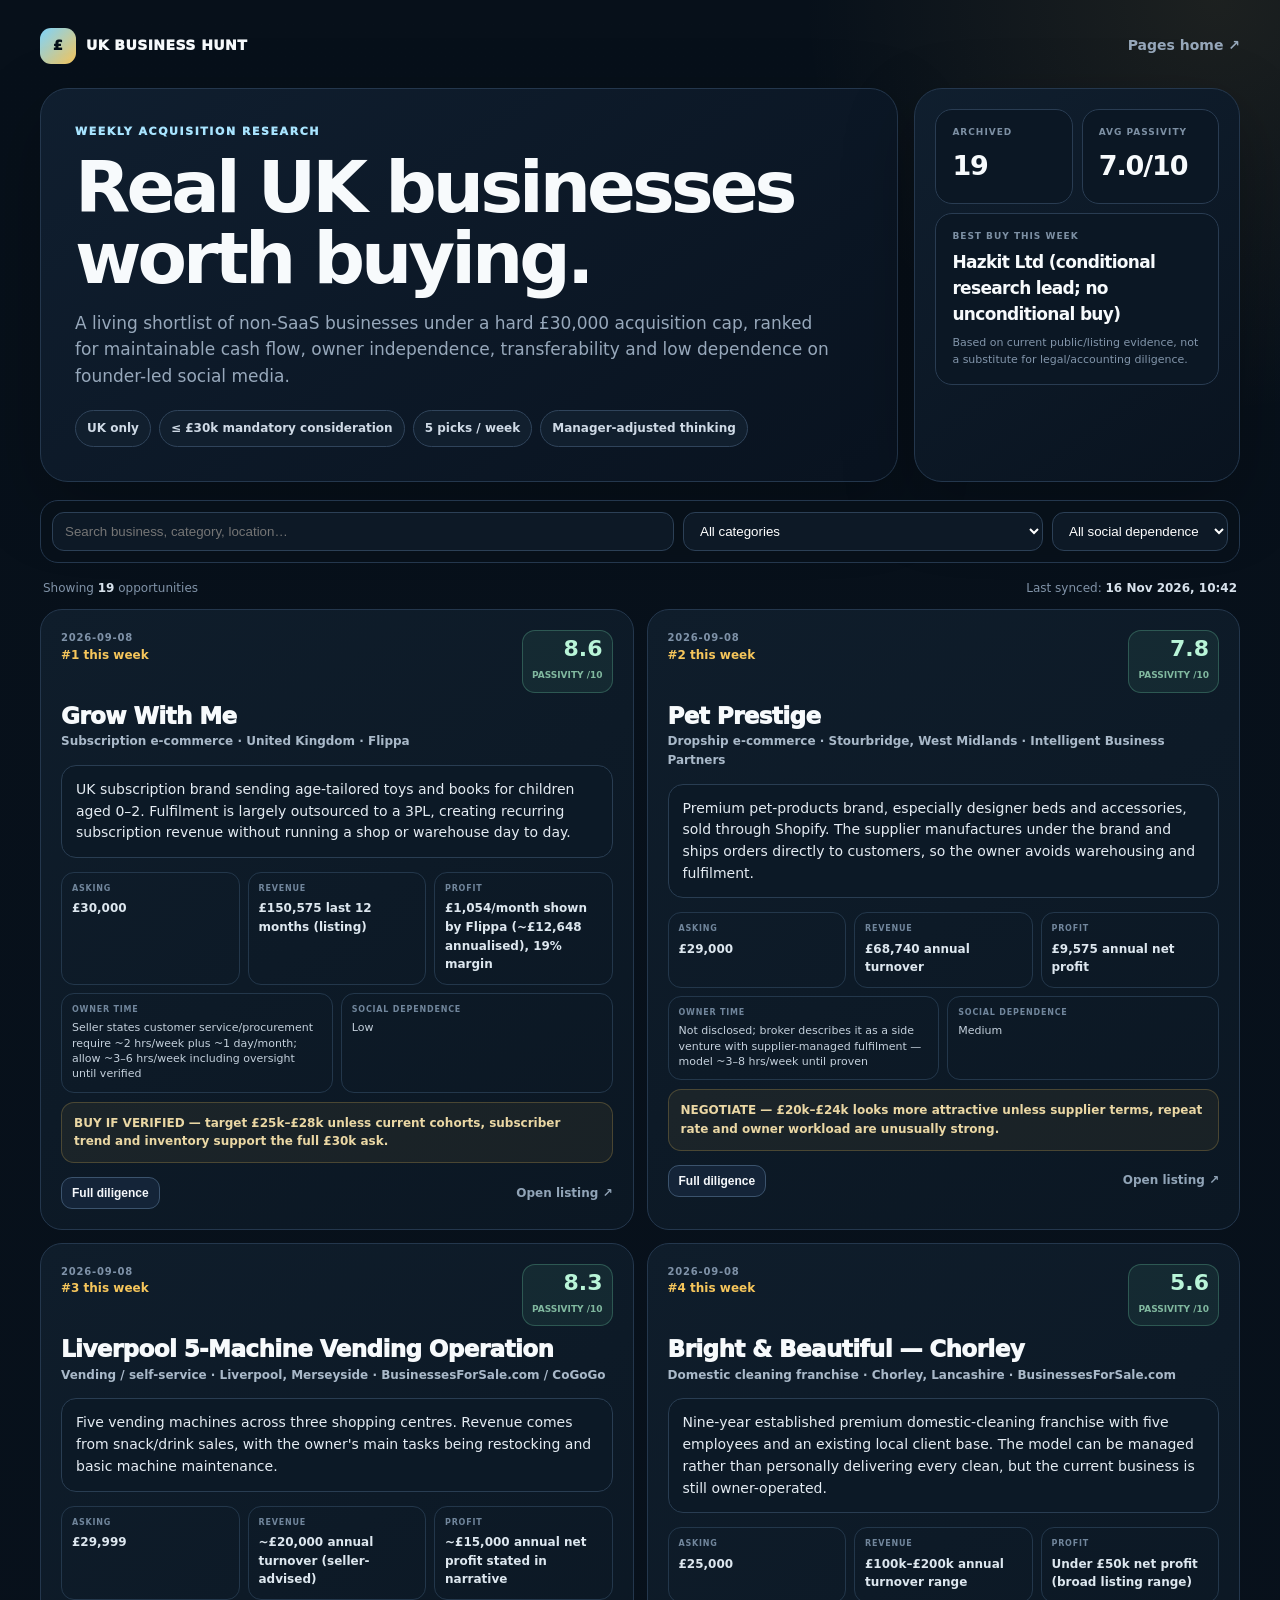
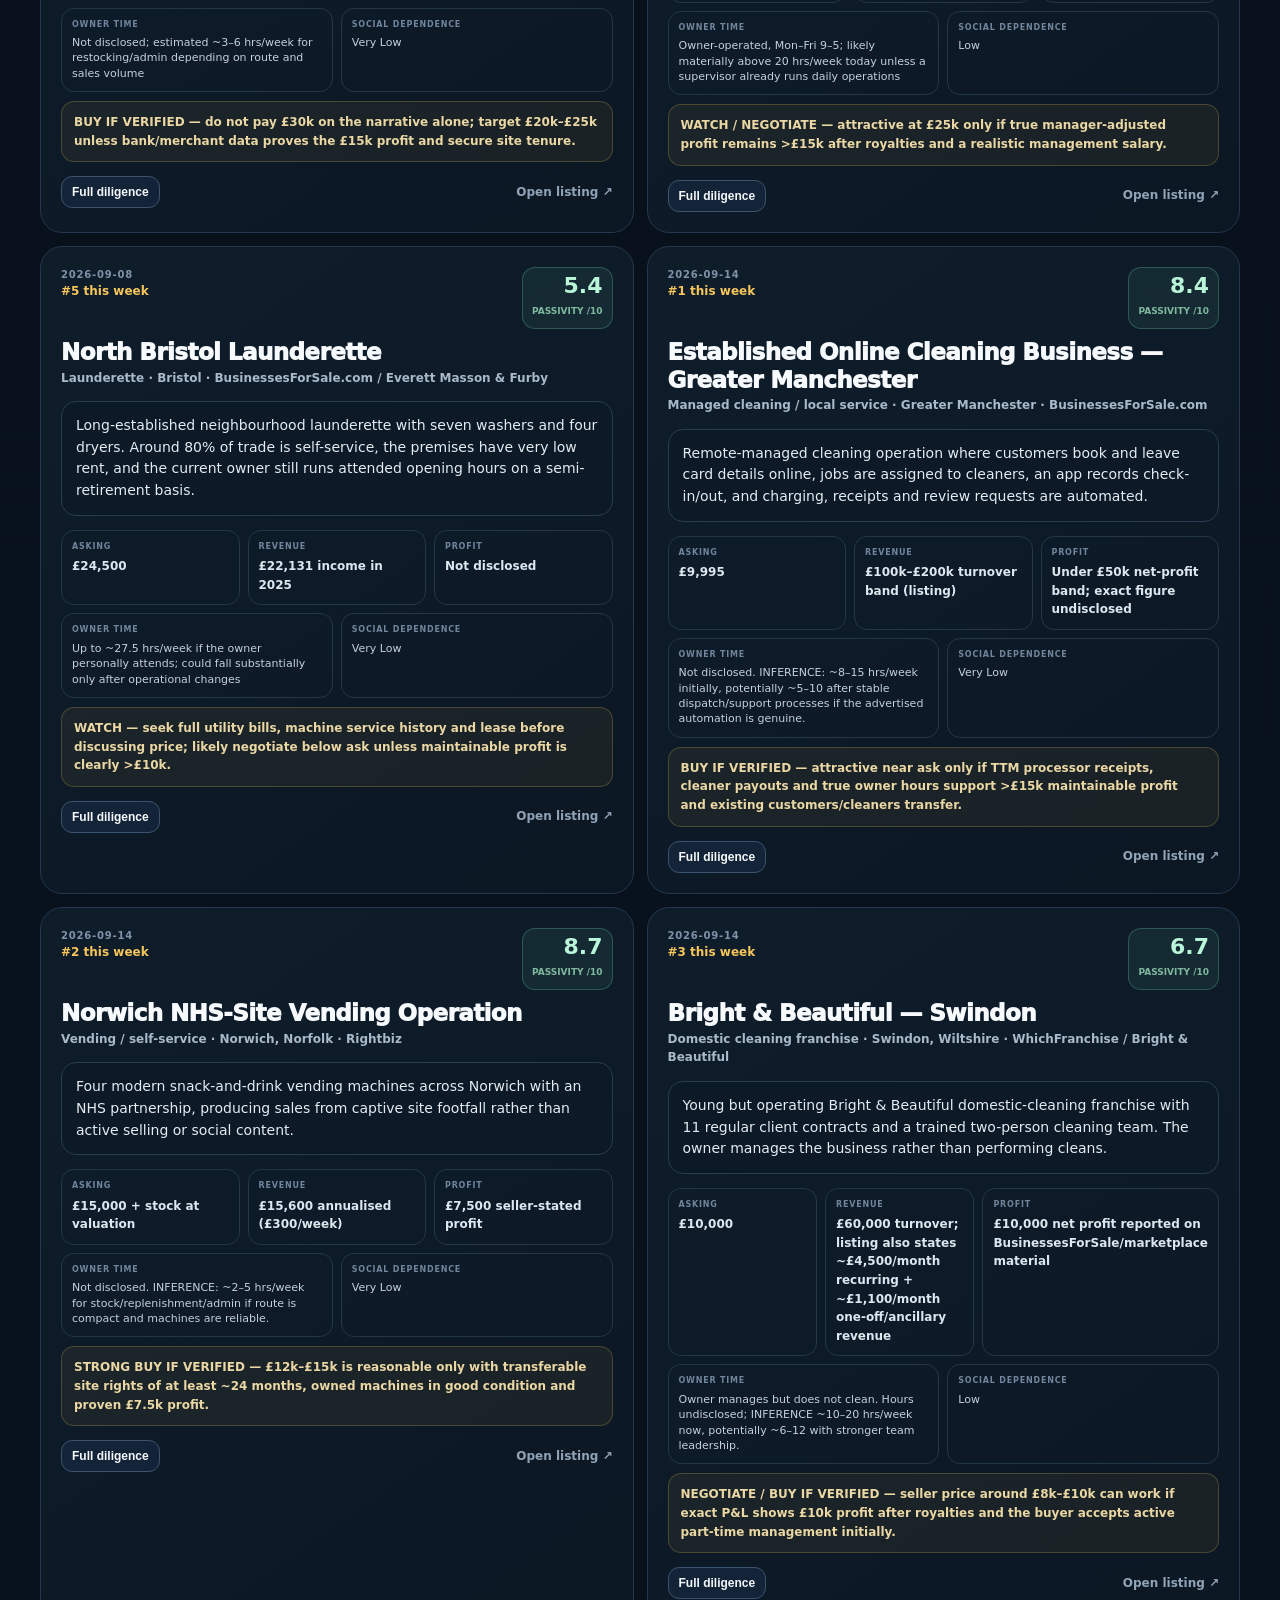
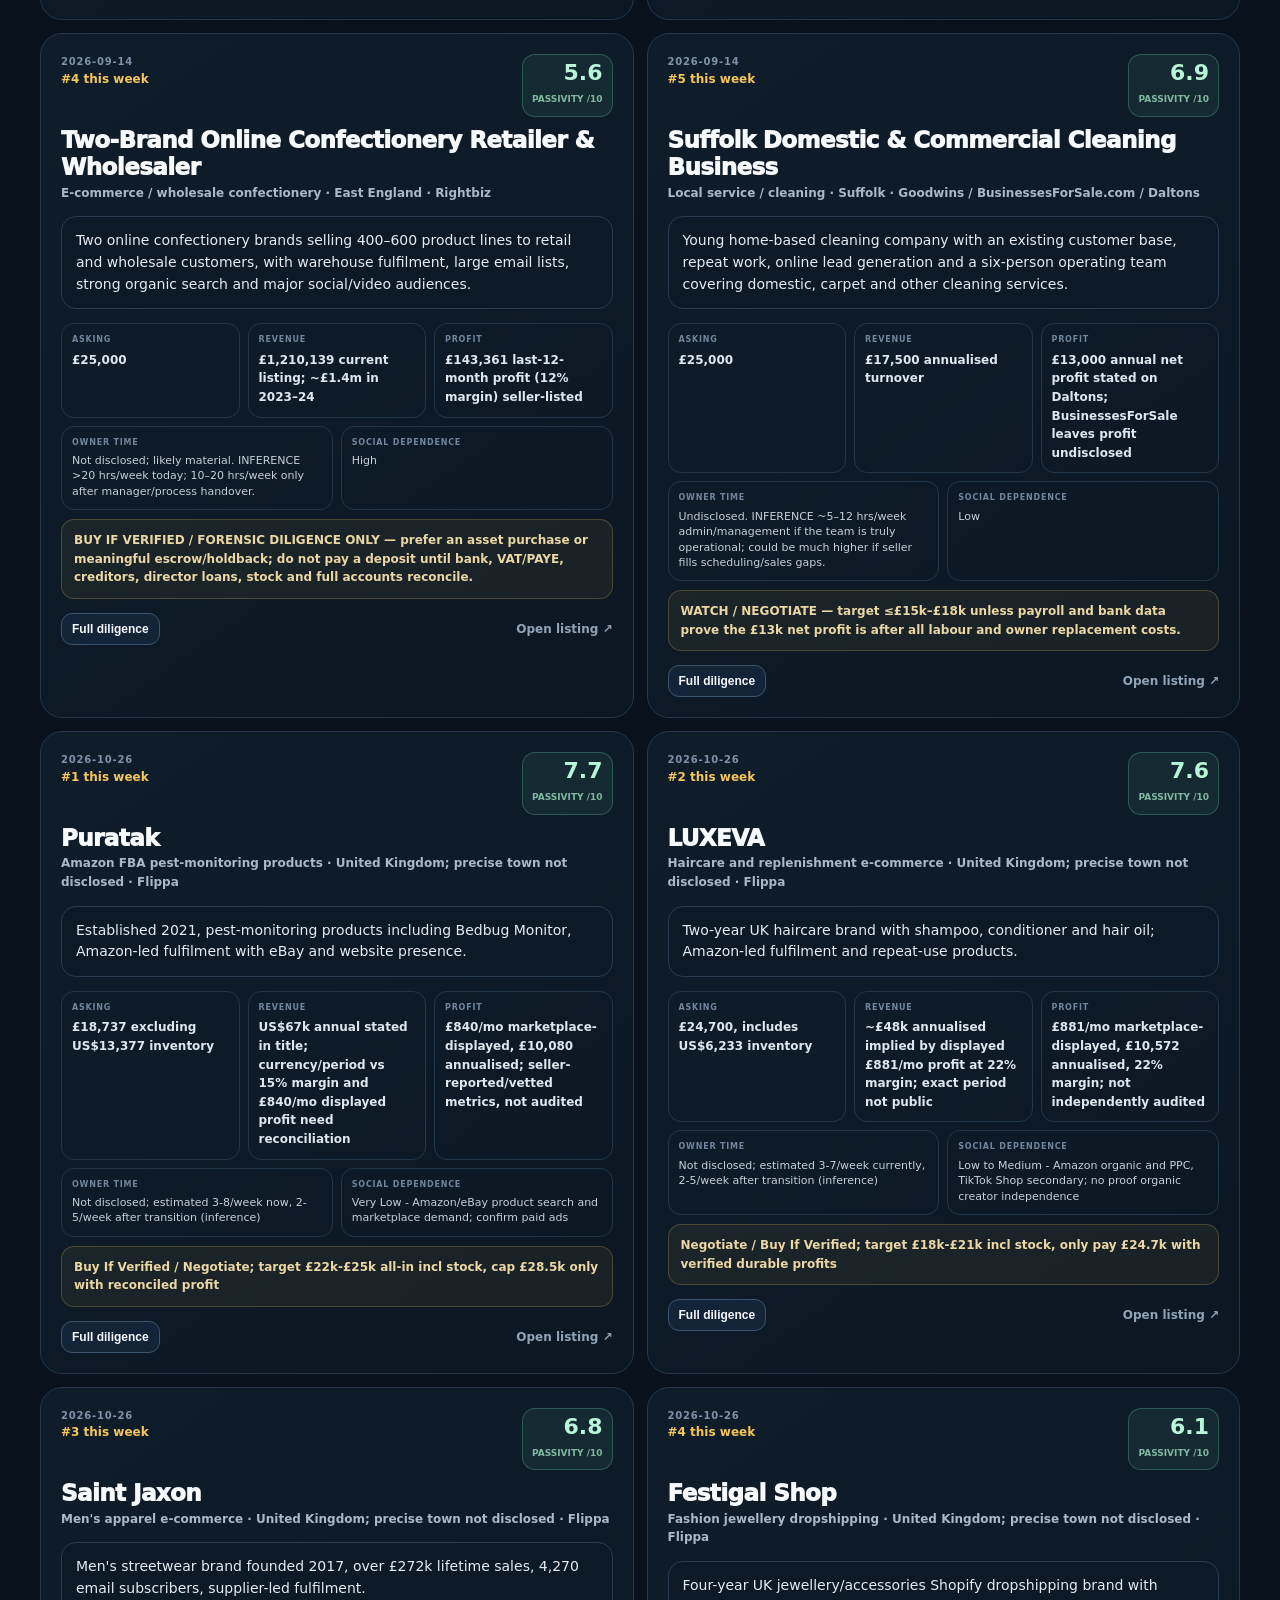
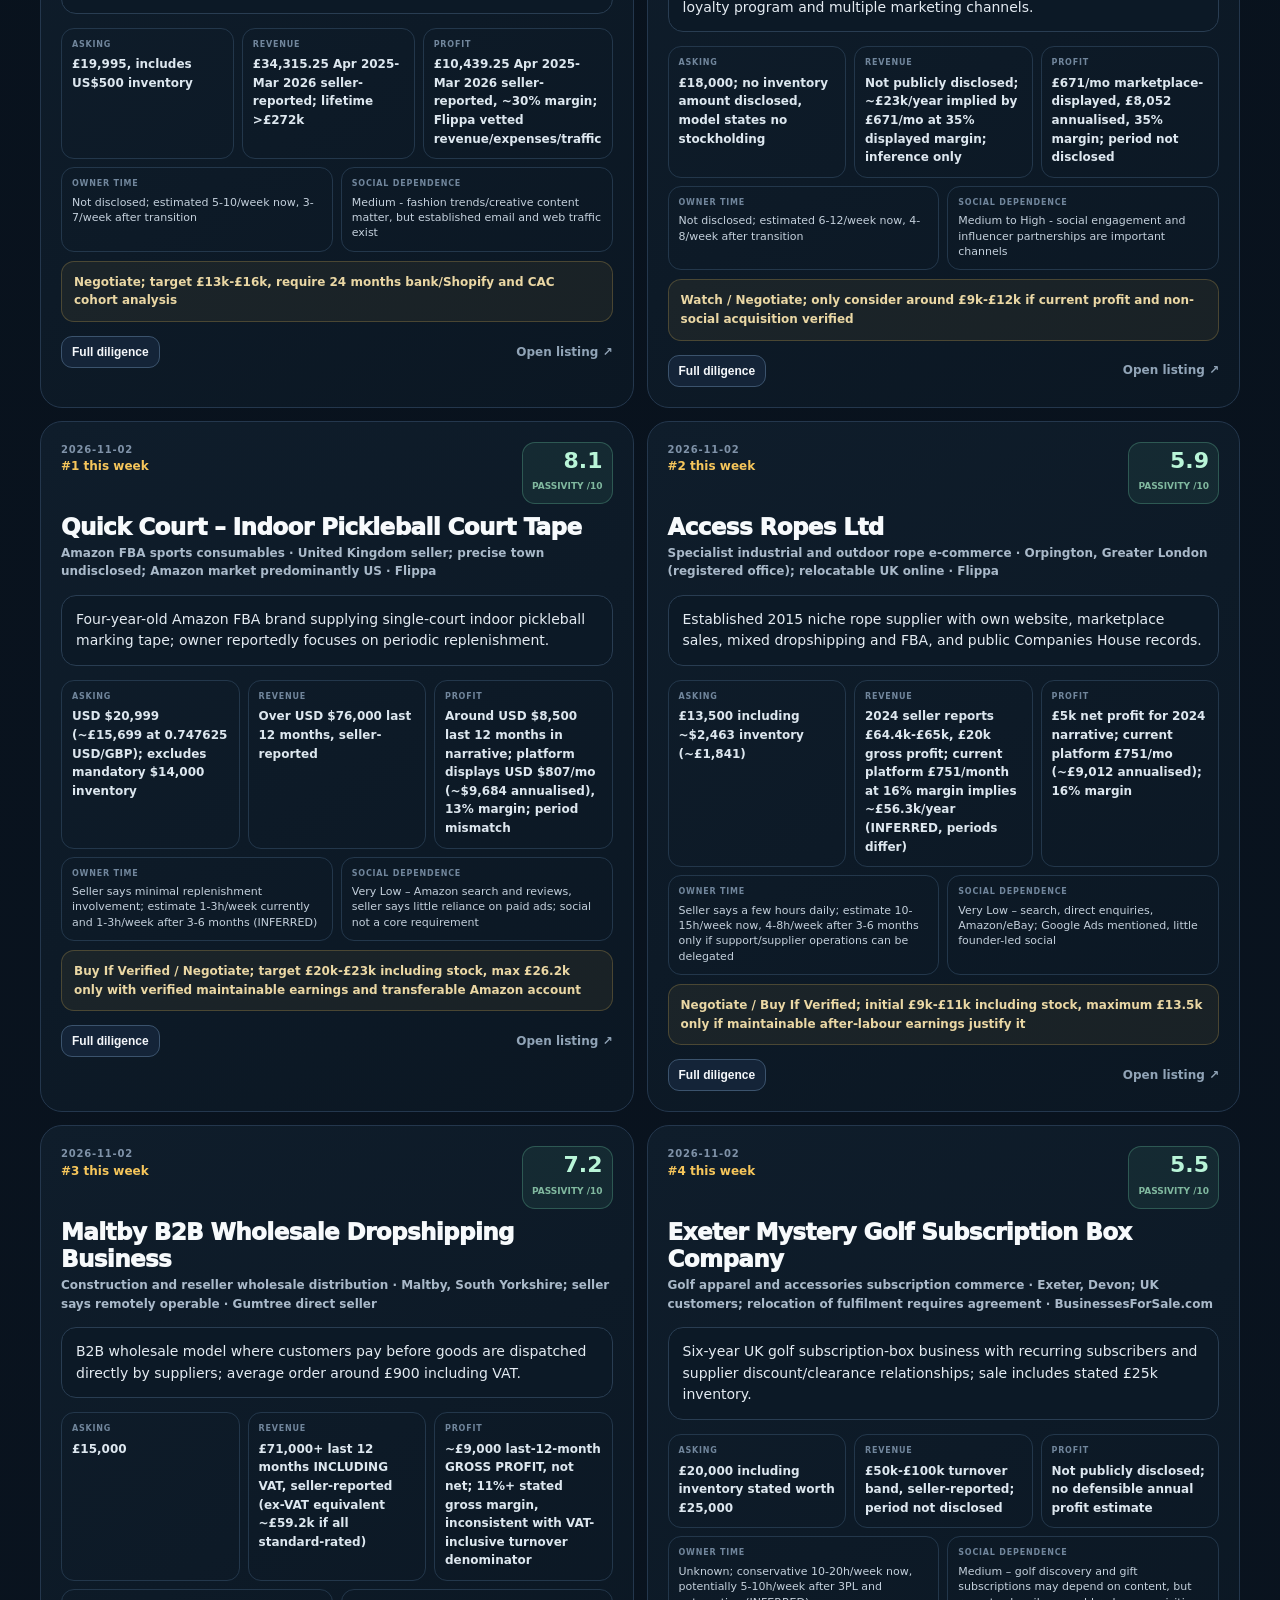
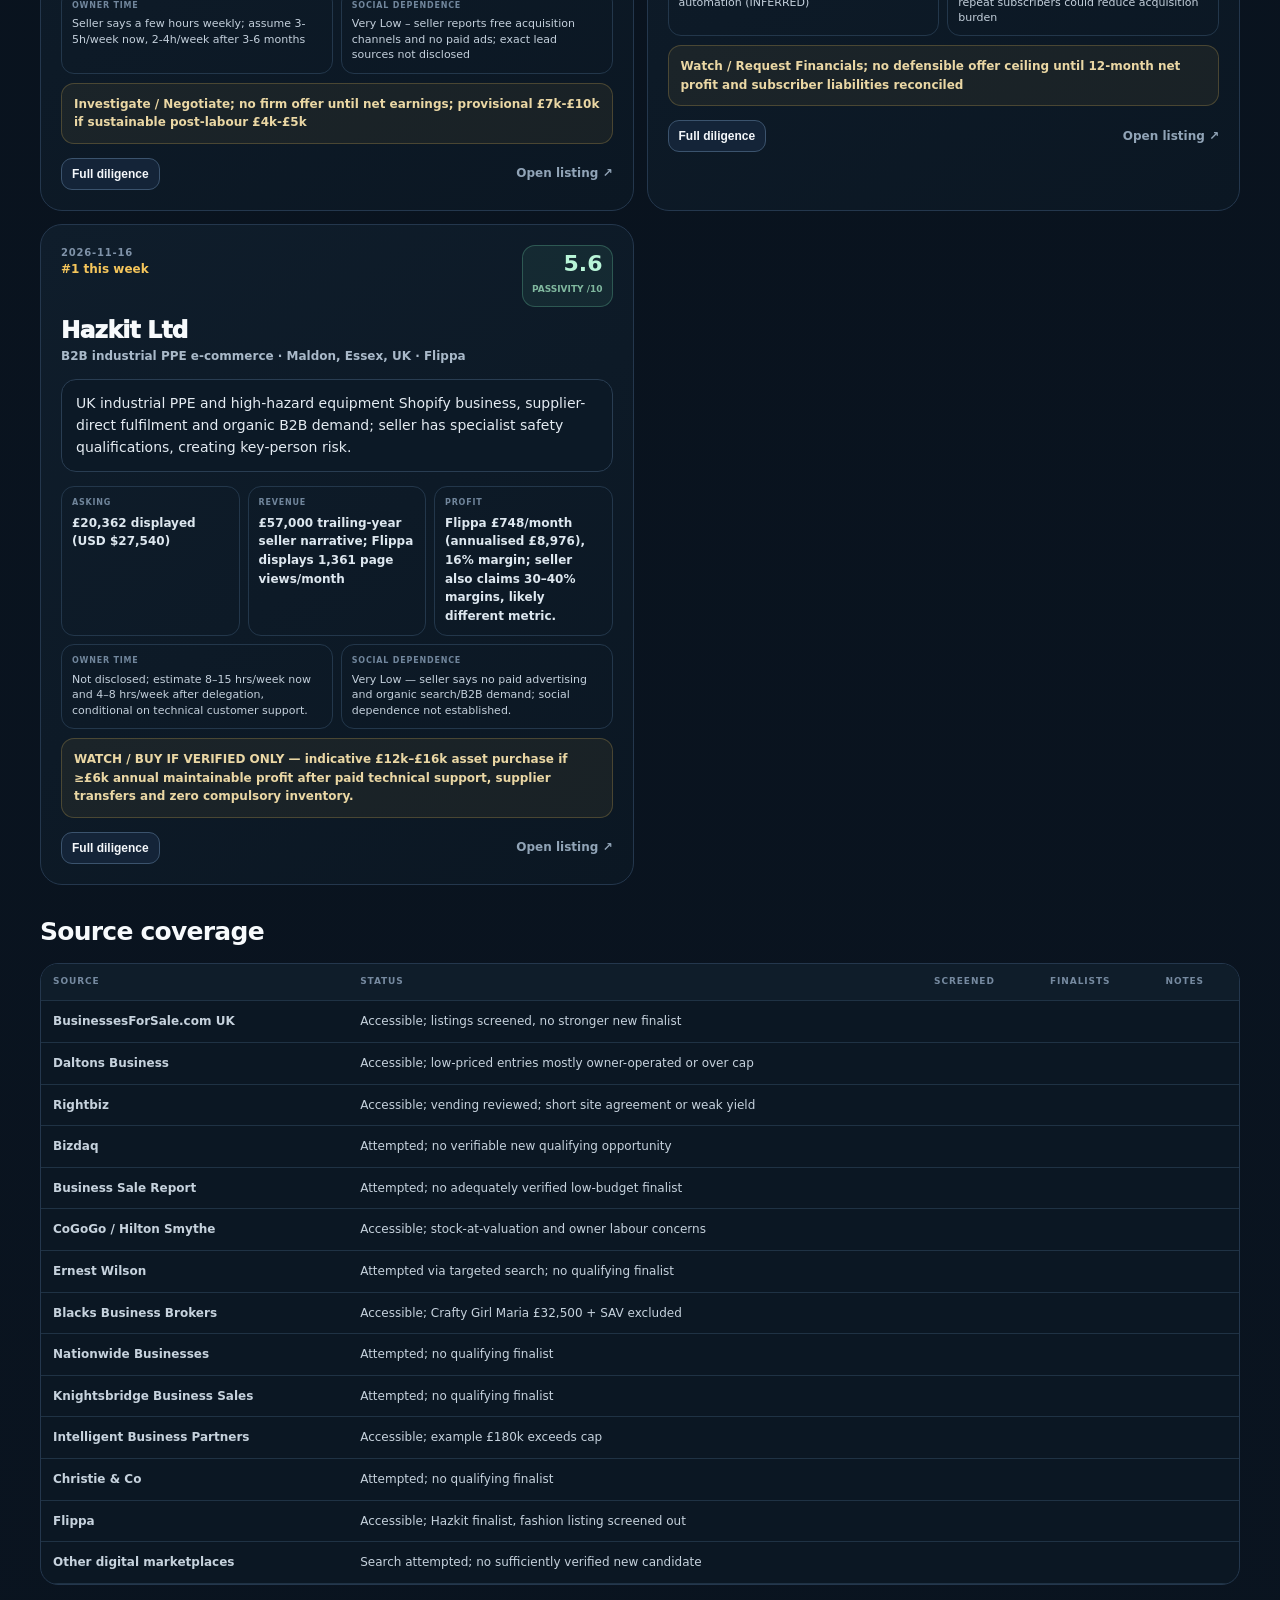
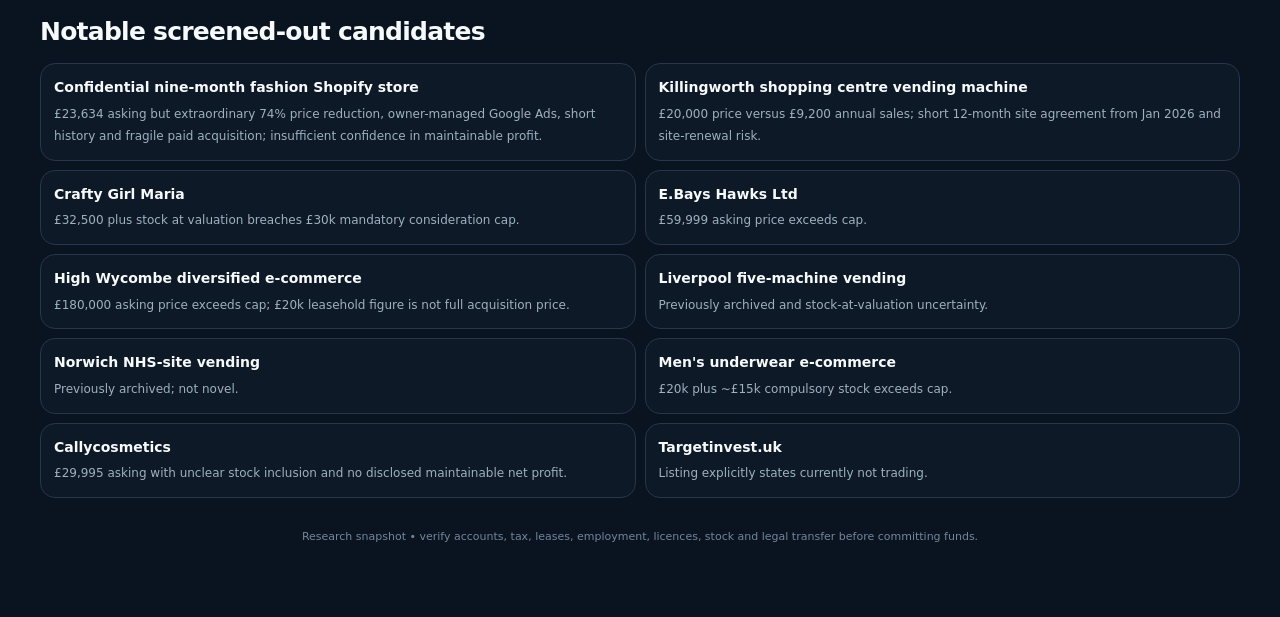
<file: weekly-uk-businesses/index.html>
<!DOCTYPE html>
<html lang="en">
<head>
<meta charset="utf-8"><meta name="viewport" content="width=device-width,initial-scale=1">
<meta name="theme-color" content="#0b1220">
<title>Weekly UK Business Hunt</title>
<meta name="description" content="Weekly research-backed UK non-SaaS business acquisition opportunities under £30,000.">
<style>
:root{--bg:#08101a;--panel:#0f1b29;--panel2:#101f30;--line:#24374d;--text:#f7fafc;--muted:#97a8bb;--accent:#7dd3fc;--gold:#f6c65b;--green:#79e2b2;--red:#ff9d9d}
*{box-sizing:border-box}html{scroll-behavior:smooth}body{margin:0;font:14px/1.55 Inter,ui-sans-serif,system-ui,-apple-system,BlinkMacSystemFont,"Segoe UI",sans-serif;background:radial-gradient(circle at 8% -5%,rgba(125,211,252,.11),transparent 27rem),radial-gradient(circle at 95% 0,rgba(246,198,91,.09),transparent 26rem),linear-gradient(180deg,#07101a,#0a1420);color:var(--text);min-height:100vh}a{color:inherit}.wrap{max-width:1240px;margin:auto;padding:28px 20px 72px}.top{display:flex;justify-content:space-between;align-items:center;gap:18px;margin-bottom:24px}.brand{font-weight:950;letter-spacing:.03em;display:flex;align-items:center;gap:10px}.logo{width:36px;height:36px;border-radius:11px;display:grid;place-items:center;background:linear-gradient(135deg,var(--accent),var(--gold));color:#06111a;font-weight:1000}.top a{color:var(--muted);text-decoration:none;font-weight:750}.hero{display:grid;grid-template-columns:1.45fr .55fr;gap:16px}.hero>div{border:1px solid var(--line);border-radius:28px;background:linear-gradient(145deg,rgba(16,31,47,.98),rgba(9,19,31,.98));box-shadow:0 24px 70px rgba(0,0,0,.25)}.hero-main{padding:34px}.eyebrow{color:#a8e4ff;text-transform:uppercase;letter-spacing:.14em;font-size:11px;font-weight:950}.hero h1{font-size:clamp(42px,7vw,72px);line-height:.98;letter-spacing:-.055em;margin:12px 0 16px;max-width:800px}.hero p{color:var(--muted);font-size:17px;max-width:760px}.pills{display:flex;gap:8px;flex-wrap:wrap;margin-top:21px}.pill{border:1px solid #30445b;background:#111f2e;border-radius:999px;padding:8px 11px;font-size:12px;font-weight:850;color:#cfdae6}.stats{padding:20px;display:grid;grid-template-columns:1fr 1fr;gap:9px;align-content:start}.stat{border:1px solid #293c52;background:#0b1724;border-radius:17px;padding:16px}.stat.wide{grid-column:1/-1}.stat small{display:block;text-transform:uppercase;letter-spacing:.11em;color:#7d90a4;font-size:9px;font-weight:900}.stat strong{display:block;font-size:27px;letter-spacing:-.04em;margin-top:5px}.stat strong.small{font-size:17px}.controls{position:sticky;top:8px;z-index:10;margin:18px 0 16px;border:1px solid var(--line);border-radius:18px;padding:11px;background:rgba(8,17,27,.92);backdrop-filter:blur(16px);display:flex;gap:9px;flex-wrap:wrap}.controls input,.controls select{border:1px solid #2c4056;background:#0d1926;color:#fff;border-radius:12px;padding:10px 12px;outline:none}.controls input{flex:1;min-width:240px}.controls select{min-width:160px}.status{color:#8193a8;font-size:12px;margin:0 3px 12px;display:flex;justify-content:space-between;gap:12px;flex-wrap:wrap}.status b{color:#d8e2ec}.cards{display:grid;grid-template-columns:repeat(2,minmax(0,1fr));gap:13px}.card{border:1px solid var(--line);border-radius:22px;background:linear-gradient(145deg,#0f1d2b,#0b1723);padding:20px;transition:.15s}.card:hover{transform:translateY(-1px);border-color:#35516c}.cardtop{display:flex;justify-content:space-between;gap:14px}.rank{color:var(--gold);font-weight:900;font-size:12px}.date{color:#7f92a8;text-transform:uppercase;letter-spacing:.08em;font-size:10px;font-weight:850}.score{border:1px solid rgba(121,226,178,.25);background:rgba(121,226,178,.08);color:#b9f5d8;padding:7px 9px;border-radius:13px;text-align:right;white-space:nowrap}.score strong{font-size:22px;line-height:1}.score span{font-size:9px;font-weight:850;color:#80b89f}.title{font-size:23px;line-height:1.2;font-weight:950;letter-spacing:-.025em;margin:10px 0 2px}.meta{color:#a9b9c9;font-size:12px;font-weight:750}.desc{margin:14px 0;border:1px solid #293d52;background:#0c1926;border-radius:15px;padding:13px 14px;color:#e4ebf2}.metrics{display:grid;grid-template-columns:repeat(3,1fr);gap:8px}.metric{border:1px solid #23374b;border-radius:13px;padding:10px}.metric small,.mini small{display:block;color:#71869c;text-transform:uppercase;font-size:8px;letter-spacing:.1em;font-weight:900}.metric b{display:block;margin-top:4px;font-size:12px;color:#dde7ef}.minis{display:grid;grid-template-columns:1fr 1fr;gap:8px;margin-top:8px}.mini{border:1px solid #23374b;border-radius:13px;padding:10px}.mini div{margin-top:4px;color:#c4d0dc;font-size:11px;line-height:1.4}.verdict{margin-top:9px;padding:11px 12px;border-radius:13px;border:1px solid rgba(246,198,91,.22);background:rgba(246,198,91,.06);color:#ead7a4;font-size:12px}.actions{display:flex;justify-content:space-between;align-items:center;gap:8px;margin-top:14px}.btn{border:1px solid #3b536d;background:#142438;color:#f4f7fa;border-radius:11px;padding:8px 10px;font-weight:850;font-size:12px;text-decoration:none;cursor:pointer}.ghost{color:#91a4b7;text-decoration:none;font-size:12px;font-weight:800}.section{margin-top:28px}.section h2{font-size:25px;letter-spacing:-.03em;margin:0 0 12px}.tablewrap{overflow:auto;border:1px solid var(--line);border-radius:18px;background:#0b1723}table{border-collapse:collapse;width:100%;min-width:820px}th,td{padding:11px 12px;border-bottom:1px solid #1f3244;text-align:left;vertical-align:top}th{font-size:9px;text-transform:uppercase;letter-spacing:.1em;color:#768aa0;background:#0f1d2a}td{font-size:12px;color:#c6d2dd}.screened{display:grid;grid-template-columns:repeat(2,minmax(0,1fr));gap:9px}.screen{border:1px solid var(--line);border-radius:15px;padding:13px;background:#0d1926}.screen b{display:block;margin-bottom:4px}.screen span{color:#9fb0c1;font-size:12px}.empty{padding:36px;text-align:center;color:#8799ac;border:1px dashed #31465c;border-radius:18px;display:none}dialog{width:min(870px,calc(100% - 24px));max-height:88vh;border:1px solid #31485f;border-radius:22px;background:#0b1723;color:#fff;padding:0;box-shadow:0 30px 90px rgba(0,0,0,.55)}dialog::backdrop{background:rgba(2,7,13,.75);backdrop-filter:blur(4px)}.dh{display:flex;justify-content:space-between;gap:14px;padding:20px;border-bottom:1px solid var(--line)}.dh h3{font-size:25px;margin:4px 0 0}.close{border:1px solid #33495f;background:#142235;color:#fff;border-radius:11px;width:36px;height:36px;cursor:pointer}.db{padding:20px}.detailgrid{display:grid;grid-template-columns:1fr 1fr;gap:9px}.detail{border:1px solid #23374b;border-radius:13px;padding:11px}.detail b{display:block;color:#7f93a8;text-transform:uppercase;letter-spacing:.09em;font-size:8px;margin-bottom:4px}.detail span{font-size:12px;color:#d7e0e9}.full{grid-column:1/-1}.evidence a{display:block;color:#9bdcff;margin-top:5px;overflow-wrap:anywhere}.footer{margin-top:30px;color:#73869a;font-size:11px;text-align:center}
@media(max-width:850px){.hero{grid-template-columns:1fr}.cards,.screened{grid-template-columns:1fr}.metrics{grid-template-columns:1fr}.detailgrid{grid-template-columns:1fr}.full{grid-column:auto}.hero-main{padding:26px}.stats{grid-template-columns:1fr 1fr}}
</style>
</head>
<body><div class="wrap">
<div class="top"><div class="brand"><div class="logo">£</div>UK BUSINESS HUNT</div><a href="../">Pages home ↗</a></div>
<section class="hero"><div class="hero-main"><div class="eyebrow">Weekly acquisition research</div><h1>Real UK businesses worth buying.</h1><p>A living shortlist of non-SaaS businesses under a hard £30,000 acquisition cap, ranked for maintainable cash flow, owner independence, transferability and low dependence on founder-led social media.</p><div class="pills"><span class="pill">UK only</span><span class="pill">≤ £30k mandatory consideration</span><span class="pill">5 picks / week</span><span class="pill">Manager-adjusted thinking</span></div></div><div class="stats"><div class="stat"><small>Archived</small><strong id="count">—</strong></div><div class="stat"><small>Avg passivity</small><strong id="avg">—</strong></div><div class="stat wide"><small>Best buy this week</small><strong class="small" id="best">—</strong><div style="color:#8295aa;font-size:11px;margin-top:6px">Based on current public/listing evidence, not a substitute for legal/accounting diligence.</div></div></div></section>
<div class="controls"><input id="search" placeholder="Search business, category, location…"><select id="category"><option value="">All categories</option></select><select id="social"><option value="">All social dependence</option><option>Very Low</option><option>Low</option><option>Medium</option><option>High</option><option>Very High</option></select></div>
<div class="status"><span>Showing <b id="shown">0</b> opportunities</span><span>Last synced: <b id="synced">—</b></span></div>
<div id="cards" class="cards"></div><div id="empty" class="empty">No businesses match these filters.</div>
<section class="section"><h2>Source coverage</h2><div class="tablewrap"><table><thead><tr><th>Source</th><th>Status</th><th>Screened</th><th>Finalists</th><th>Notes</th></tr></thead><tbody id="coverage"></tbody></table></div></section>
<section class="section"><h2>Notable screened-out candidates</h2><div id="screened" class="screened"></div></section>
<div class="footer">Research snapshot • verify accounts, tax, leases, employment, licences, stock and legal transfer before committing funds.</div>
</div>
<dialog id="dlg"><div class="dh"><div><div class="rank" id="drank"></div><h3 id="dtitle"></h3></div><button class="close" onclick="dlg.close()">×</button></div><div class="db"><div id="details" class="detailgrid"></div></div></dialog>
<script>
let DATA,all=[];
const esc=s=>String(s??"").replace(/[&<>"']/g,m=>({"&":"&amp;","<":"&lt;",">":"&gt;",'"':"&quot;","'":"&#039;"}[m]));
fetch("data.json?"+Date.now()).then(r=>r.json()).then(d=>{DATA=d;all=d.opportunities||[];renderBase();render();}).catch(()=>{document.getElementById("empty").style.display="block";document.getElementById("empty").textContent="Could not load data.json.";});
function renderBase(){
 count.textContent=all.length;avg.textContent=(all.reduce((s,x)=>s+(+x.passiveScore||0),0)/Math.max(1,all.length)).toFixed(1)+"/10";best.textContent=DATA.bestBuy||"—";
 synced.textContent=new Date(DATA.generatedAt).toLocaleString("en-GB",{dateStyle:"medium",timeStyle:"short"});
 [...new Set(all.map(x=>x.category))].sort().forEach(x=>category.insertAdjacentHTML("beforeend",'<option>'+esc(x)+'</option>'));
 coverage.innerHTML=(DATA.sourceCoverage||[]).map(x=>'<tr><td><b>'+esc(x.source)+'</b></td><td>'+esc(x.status)+'</td><td>'+esc(x.screened)+'</td><td>'+esc(x.finalists)+'</td><td>'+esc(x.note)+'</td></tr>').join("");
 screened.innerHTML=(DATA.screenedOut||[]).map(x=>'<div class="screen"><b>'+esc(x.business)+'</b><span>'+esc(x.reason)+'</span></div>').join("");
}
function render(){
 const q=search.value.toLowerCase().trim(),cat=category.value,soc=social.value;
 const list=all.filter(x=>(!q||JSON.stringify(x).toLowerCase().includes(q))&&(!cat||x.category===cat)&&(!soc||x.socialDependence===soc));
 shown.textContent=list.length;empty.style.display=list.length?"none":"block";
 cards.innerHTML=list.map(x=>'<article class="card"><div class="cardtop"><div><div class="date">'+esc(x.date)+'</div><div class="rank">#'+x.rank+' this week</div></div><div class="score"><strong>'+esc(x.passiveScore)+'</strong><br><span>PASSIVITY /10</span></div></div><div class="title">'+esc(x.business)+'</div><div class="meta">'+esc(x.category)+' · '+esc(x.location)+' · '+esc(x.marketplace)+'</div><div class="desc">'+esc(x.description)+'</div><div class="metrics"><div class="metric"><small>Asking</small><b>'+esc(x.askingPrice)+'</b></div><div class="metric"><small>Revenue</small><b>'+esc(x.revenue)+'</b></div><div class="metric"><small>Profit</small><b>'+esc(x.profit)+'</b></div></div><div class="minis"><div class="mini"><small>Owner time</small><div>'+esc(x.ownerHours)+'</div></div><div class="mini"><small>Social dependence</small><div>'+esc(x.socialDependence)+'</div></div></div><div class="verdict"><b>'+esc(x.recommendation)+'</b></div><div class="actions"><button class="btn" onclick="openDetail(\''+x.id+'\')">Full diligence</button><a class="ghost" target="_blank" rel="noopener" href="'+esc(x.listingUrl)+'">Open listing ↗</a></div></article>').join("");
}
function openDetail(id){
 const x=all.find(v=>v.id===id); if(!x)return;drank.textContent="#"+x.rank+" · "+x.category;dtitle.textContent=x.business;
 const fields=[["Location / format",x.location+" · "+x.format],["Asking / all-in",x.askingPrice+" — "+x.allIn],["Additional cash",x.extraCash],["Revenue",x.revenue],["Seller profit",x.profit],["Manager-adjusted view",x.adjustedProfit],["Valuation",x.multiple],["Age",x.age],["Lease / premises",x.lease],["Staff",x.staff],["Owner hours",x.ownerHours],["Passivity",x.passiveScore+"/10"],["Organic social",x.socialDependence],["Acquisition channels",x.acquisitionChannels],["Repeat demand",x.repeatDemand],["Inventory / capex",x.inventory],["Key dependencies",x.dependencies],["Trend",x.growth],["DD confidence",x.dueDiligenceConfidence+"/10"],["Red flags",x.redFlags],["Why it fits",x.fit],["Recommendation",x.recommendation],["First 90 days",x.plan90]];
 details.innerHTML=fields.map(([k,v])=>'<div class="detail '+(["Red flags","Why it fits","Recommendation","First 90 days"].includes(k)?"full":"")+'"><b>'+esc(k)+'</b><span>'+esc(v)+'</span></div>').join("")+'<div class="detail full evidence"><b>Evidence</b>'+(x.evidence||[]).map(u=>'<a target="_blank" rel="noopener" href="'+esc(u)+'">'+esc(u)+'</a>').join("")+'</div>';
 dlg.showModal();
}
[search,category,social].forEach(el=>el.addEventListener("input",render));
</script></body></html>
</file>
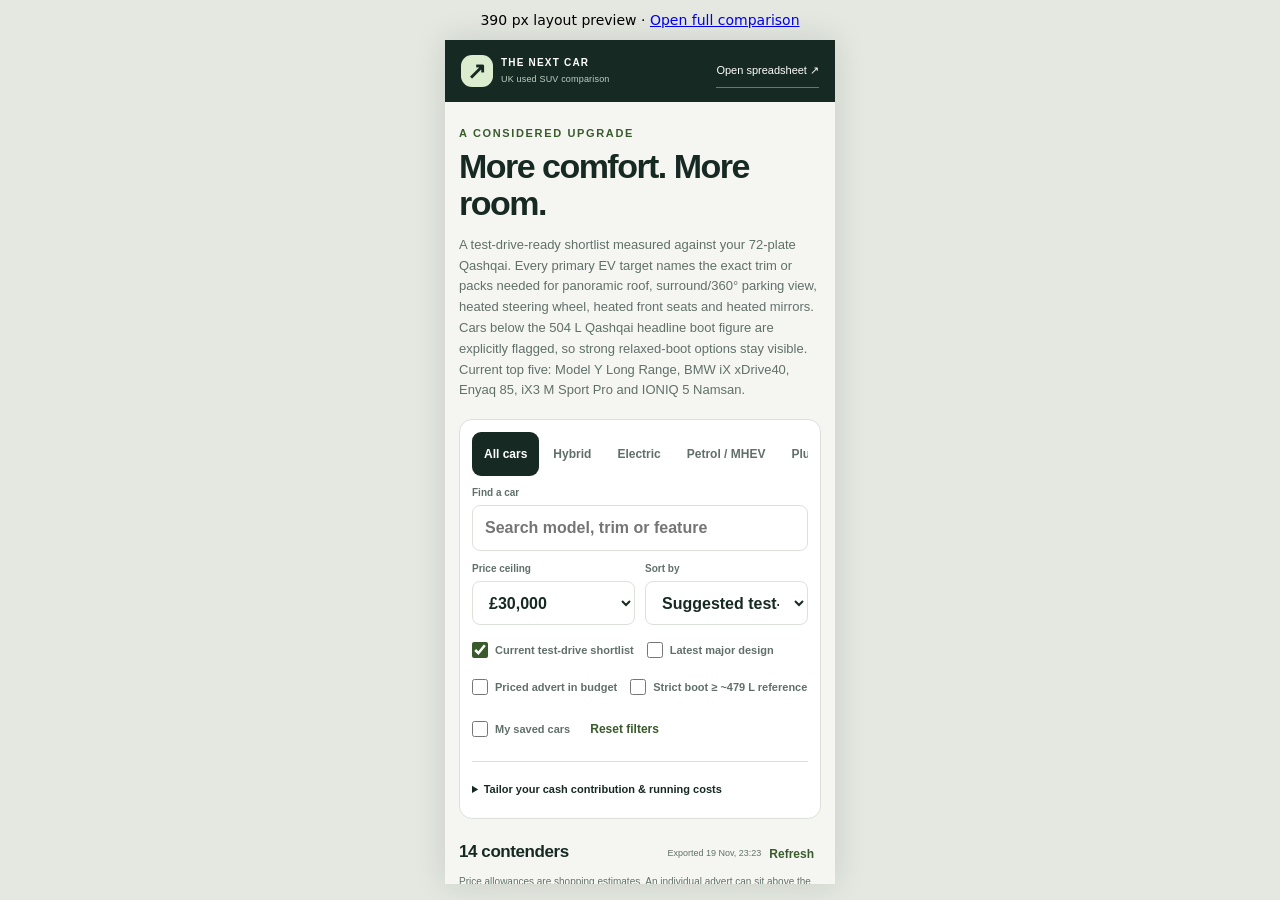
<file: car-upgrade-comparison/preview.html>
<!doctype html><html lang="en"><head><meta charset="utf-8"><meta name="viewport" content="width=device-width, initial-scale=1"><title>Mobile layout preview</title><style>body{margin:0;background:#e4e8e0;font:14px system-ui;text-align:center}p{margin:12px}iframe{display:block;width:390px;max-width:100%;height:844px;border:0;margin:auto;background:white;box-shadow:0 0 30px #17292322}</style></head><body><p>390 px layout preview · <a href="./">Open full comparison</a></p><iframe title="Mobile car comparison" src="./"></iframe></body></html>
</file>
<file: car-upgrade-comparison/style.css>
:root{--ink:#172923;--muted:#607069;--paper:#f5f6f2;--line:#dce2da;--mint:#dceccf;--accent:#395b2c;--white:#fff;--amber:#80521d}*{box-sizing:border-box}body{margin:0;background:var(--paper);color:var(--ink);font-family:Inter,-apple-system,BlinkMacSystemFont,"Segoe UI",sans-serif;font-size:15px;line-height:1.5}button,input,select{font:inherit}button,a,input,select,summary{-webkit-tap-highlight-color:transparent}button,summary{cursor:pointer}button{min-height:44px}a{color:inherit;text-underline-offset:3px}button:focus-visible,a:focus-visible,input:focus-visible,select:focus-visible,summary:focus-visible{outline:3px solid #b18341;outline-offset:3px}header{padding:22px max(24px,calc((100vw - 1240px)/2));background:var(--ink);color:#fff;display:flex;align-items:center;justify-content:space-between;gap:15px}.brand{display:flex;gap:12px;align-items:center;font-size:12px;font-weight:750;letter-spacing:.12em}.brand small{display:block;color:#bdd0c4;letter-spacing:.02em;font-weight:400;font-size:11px;margin-top:3px}.brand-mark{background:var(--mint);color:var(--ink);font-size:27px;width:40px;height:40px;text-align:center;line-height:40px;border-radius:11px}.sheet-link{font-size:13px;text-decoration:none;border-bottom:1px solid #657a6d;padding:8px 0}main{max-width:1288px;margin:auto;padding:30px 24px 110px}.intro{display:flex;justify-content:space-between;align-items:center;gap:28px;margin-bottom:24px}.eyebrow{font-size:11px;text-transform:uppercase;letter-spacing:.15em;font-weight:800;color:var(--accent);margin:0 0 7px}h1{font-size:44px;font-weight:650;letter-spacing:-.045em;line-height:1.1;margin:0 0 12px}h2{font-weight:650;letter-spacing:-.025em}h3{font-weight:650}.mobile{display:none}.lede{color:var(--muted);margin:0;max-width:650px}.baseline{border-left:1px solid var(--line);padding-left:28px;min-width:280px}.baseline>span{font-size:10px;letter-spacing:.13em;color:var(--muted)}.baseline strong{display:block;font-size:17px;margin-top:6px}.baseline p{margin:4px 0 0;font-size:13px}.baseline small{display:block;font-size:10px;color:var(--muted);margin-top:4px}.workspace{background:#fff;border:1px solid var(--line);border-radius:16px;padding:18px 20px}.tabs{display:flex;gap:6px;overflow-x:auto;padding:0 0 15px;scrollbar-width:none}.tabs button{white-space:nowrap;border:0;border-radius:9px;background:transparent;padding:9px 18px;color:var(--muted);font-size:13px;font-weight:600}.tabs button.active{background:var(--ink);color:white}.controls{display:grid;grid-template-columns:1.6fr 1fr 1.2fr;gap:14px}label{font-size:11px;font-weight:650;color:var(--muted)}input[type=search],input[type=number],select{display:block;width:100%;border:1px solid var(--line);border-radius:8px;background:#fff;color:var(--ink);padding:10px 12px;min-height:44px;font-size:14px;margin-top:5px}input[type=checkbox]{accent-color:var(--accent);width:16px;height:16px;margin:0}.checks{display:flex;flex-wrap:wrap;align-items:center;gap:8px 18px;margin-top:12px}.checks label{display:flex;align-items:center;gap:7px;min-height:34px;font-size:12px}.text-button{border:0;background:transparent;font-size:12px;color:var(--accent);padding:3px 7px;font-weight:650}.cost-settings{border-top:1px solid var(--line);margin-top:10px;padding-top:10px}.cost-settings summary{font-size:12px;font-weight:650;min-height:34px;align-content:center}.cost-settings summary span{color:#7a837d;font-weight:400;margin-left:5px}.cost-settings p{font-size:11px;color:var(--muted);max-width:940px}.settings-grid{display:grid;grid-template-columns:repeat(5,1fr);gap:12px;margin:10px 0}.result-bar{display:flex;justify-content:space-between;align-items:center;gap:12px;margin-top:21px}.result-bar h2{font-size:19px;margin:0}.result-bar>div{display:flex;align-items:center;gap:12px;font-size:10px;color:var(--muted)}.filter-note{font-size:11px;color:var(--muted);margin:0 0 16px}#error{background:#fff2dd;border:1px solid #dfc28f;padding:15px;border-radius:10px;font-size:13px}.cards{display:grid;grid-template-columns:repeat(3,minmax(0,1fr));gap:18px;align-items:start}.car{background:#fff;border:1px solid var(--line);border-radius:15px;overflow:hidden;position:relative}.car.top{border-top:3px solid #64864d}.card-main{padding:20px}.card-topline{display:flex;align-items:center;justify-content:space-between;gap:8px}.tag{font-size:10px;font-weight:750;text-transform:uppercase;letter-spacing:.05em;background:#edf1e9;color:var(--accent);padding:4px 8px;border-radius:5px}.tag.ev{background:#e5edf8;color:#325883}.save{border:0;background:transparent;font-size:23px;padding:0;width:36px;min-height:36px;color:#6b786e}.save[aria-pressed=true]{color:#8d641c}.car h3{font-size:25px;letter-spacing:-.035em;line-height:1.2;margin:9px 0 4px}.years{font-size:12px;color:var(--muted);margin:0}.trim{font-size:12px;min-height:36px;line-height:1.5;color:#4e6054;margin:12px 0}.metrics{display:grid;grid-template-columns:1.2fr 1fr;border-top:1px solid var(--line);border-bottom:1px solid var(--line);padding:13px 0;margin:14px 0;gap:12px}.metric>span{font-size:9px;letter-spacing:.09em;font-weight:700;text-transform:uppercase;color:var(--muted);display:block}.metric strong{font-size:24px;letter-spacing:-.04em;display:block;font-weight:650;margin:2px 0}.metric small{font-size:10px;display:block;color:var(--muted)}.metric small.positive{color:var(--accent)}.metric small.warning{color:var(--amber)}.verdict{font-size:13px;font-weight:650;margin:0 0 12px;min-height:39px}.feature-line{display:flex;align-items:start;gap:8px;font-size:12px;margin:9px 0}.feature-icon{font-size:13px;color:var(--accent);min-width:15px}.feature-line span:last-child{color:#5a665f}.note{background:#f5f6f2;border-radius:8px;padding:10px 12px;font-size:11px;color:var(--muted);margin-top:13px;min-height:52px}.cash{font-size:12px;color:var(--accent);margin:10px 0 0}.card-actions{display:flex;align-items:center;justify-content:space-between;padding:11px 20px;border-top:1px solid var(--line);background:#fcfcfa}.card-actions label{display:flex;align-items:center;gap:8px;font-size:12px;min-height:34px}.details{border-top:1px solid var(--line)}.details summary{padding:14px 20px;font-size:12px;font-weight:650;min-height:48px}.details-inner{padding:0 20px 20px}.detail-section{margin-top:17px}.detail-section h4{font-size:10px;text-transform:uppercase;letter-spacing:.07em;margin:0 0 5px;color:var(--accent)}.detail-section p{font-size:12px;color:#4c5a51;margin:0;line-height:1.7}.source-links{display:flex;flex-wrap:wrap;gap:12px;margin-top:16px;font-size:11px;font-weight:650}.source-links a{max-width:100%;overflow-wrap:anywhere}.energy{background:#f2f5ee;padding:12px;border-radius:8px;margin-top:15px;font-size:12px}.energy strong{font-size:15px}.empty{grid-column:1/-1;padding:50px 24px;text-align:center;background:#fff;border:1px dashed var(--line);border-radius:14px}.other{margin-top:46px}.other h2{font-size:25px;margin:0 0 20px}.other details{border-bottom:1px solid var(--line);padding:14px 0}.other summary{font-weight:600;font-size:14px;min-height:30px}.other p{font-size:13px;color:var(--muted);max-width:930px}.guide{display:grid;grid-template-columns:repeat(3,1fr);gap:28px;padding:28px;background:#e9eee4;border-radius:15px;margin:32px 0}.guide-number{font-size:11px;color:var(--accent);font-weight:750;border:1px solid #c6d1bc;border-radius:50%;padding:5px 7px}.guide h3{font-size:15px;margin:16px 0 8px}.guide p{color:#5c695d;font-size:12px;margin:0}footer{font-size:11px;color:var(--muted);max-width:1020px}footer p{margin:12px 0}.compare-bar{position:fixed;bottom:20px;left:50%;transform:translateX(-50%);z-index:9;display:flex;align-items:center;gap:20px;max-width:calc(100vw - 24px);background:var(--ink);color:white;padding:12px 16px;border-radius:14px;box-shadow:0 10px 35px #17292344}.compare-bar strong{font-size:13px;white-space:nowrap}.compare-bar button{background:var(--mint);color:var(--ink);border:0;border-radius:8px;padding:9px 14px;font-size:12px;font-weight:650;white-space:nowrap}.compare-bar .quiet{background:transparent;color:#fff}dialog{border:0;border-radius:18px;padding:26px;max-width:min(1160px,95vw);max-height:90vh;width:1160px;color:var(--ink)}dialog::backdrop{background:#10251caa;backdrop-filter:blur(3px)}.dialog-head{display:flex;justify-content:space-between;align-items:center}.dialog-head h2{margin:0}.close{border:0;border-radius:50%;font-size:25px;width:44px;background:#eef1e9}.dialog-head+p{font-size:12px;color:var(--muted)}.table-scroll{overflow:auto;max-height:65vh}table{border-collapse:collapse;width:100%;min-width:650px;font-size:12px}th,td{padding:14px;border-bottom:1px solid var(--line);vertical-align:top;text-align:left;min-width:195px;max-width:300px;line-height:1.6}th{background:#eef2e9;position:sticky;top:0;z-index:1;font-size:14px}th:first-child,td:first-child{min-width:120px;max-width:150px;font-weight:650;background:#f7f9f3}td a{color:var(--accent)}[hidden]{display:none!important}.skip{position:absolute;left:15px;top:-60px;background:#fff;padding:10px;z-index:20}.skip:focus{top:10px}@media(max-width:1000px){.cards{grid-template-columns:repeat(2,minmax(0,1fr))}.baseline{display:none}.settings-grid{grid-template-columns:repeat(3,1fr)}}@media(max-width:640px){header{padding:14px 16px}.brand{font-size:10px;gap:8px}.brand-mark{width:32px;height:32px;font-size:23px;line-height:32px}.brand small{font-size:9px}.sheet-link{font-size:11px}main{padding:23px 14px 110px}.intro{margin-bottom:18px}h1{font-size:34px}.lede{font-size:13px;line-height:1.6}.workspace{padding:12px;border-radius:13px}.tabs{padding-bottom:9px;gap:2px}.tabs button{padding:8px 12px;font-size:12px}.controls{grid-template-columns:1fr 1fr;gap:10px}.search{grid-column:1/-1}.controls label{font-size:10px}.checks{gap:3px 13px;margin-top:8px}.checks label{font-size:11px;min-height:34px}.cost-settings summary{font-size:11px}.cost-settings summary span{display:none}.settings-grid{grid-template-columns:repeat(2,1fr)}.settings-grid label:first-child{grid-column:1/-1}.result-bar{align-items:flex-start;margin-top:20px}.result-bar h2{font-size:17px}.result-bar>div{font-size:9px;gap:1px;max-width:190px;line-height:1.5}.result-bar .text-button{min-height:30px}.filter-note{font-size:10px;margin-top:5px}.cards{grid-template-columns:1fr;gap:15px}.card-main{padding:18px}.car h3{font-size:26px}.trim,.verdict{min-height:0}.metrics{padding:12px 0}.card-actions{padding:10px 18px}.other{margin-top:34px}.other h2{font-size:22px}.guide{grid-template-columns:1fr;gap:27px;padding:22px}.compare-bar{gap:8px;padding:10px;bottom:12px}.compare-bar strong{font-size:11px}.compare-bar button{font-size:11px;padding:8px 10px}dialog{padding:18px}.table-scroll{max-height:66vh}.mobile{display:none}}@media(prefers-reduced-motion:no-preference){button{transition:background .15s,color .15s}.car{animation:appear .25s ease}@keyframes appear{from{opacity:.3;transform:translateY(5px)}to{opacity:1;transform:none}}}

.card-actions{padding:10px 0 0;background:transparent;gap:10px;margin-top:12px}.card-actions>a{font-size:11px;text-align:right}.metric strong{font-size:clamp(18px,1.8vw,24px)}.feature-line{display:block}.feature-icon{margin-right:5px}.other summary span{display:block;font-size:11px;font-weight:400;color:var(--muted);margin-top:3px}.sr-only{position:absolute;width:1px;height:1px;padding:0;margin:-1px;overflow:hidden;clip:rect(0,0,0,0);white-space:nowrap;border:0}tbody th{position:static;font-size:12px}button:disabled{opacity:.5;cursor:default}@media(max-width:640px){.metric strong{font-size:23px}input[type=search],input[type=number],select{font-size:16px}}

.spec-label{display:block;margin:12px 0 2px;font-size:9px;font-weight:800;letter-spacing:.12em;color:var(--accent)}.spec-label+.trim{margin-top:2px}.requirement-gate{margin:11px 0 0;padding:9px 11px;border-left:3px solid var(--accent);background:#f2f5ee;border-radius:0 7px 7px 0;font-size:10px;line-height:1.55;color:var(--muted)}.requirement-gate strong{color:var(--ink)}
</file>
